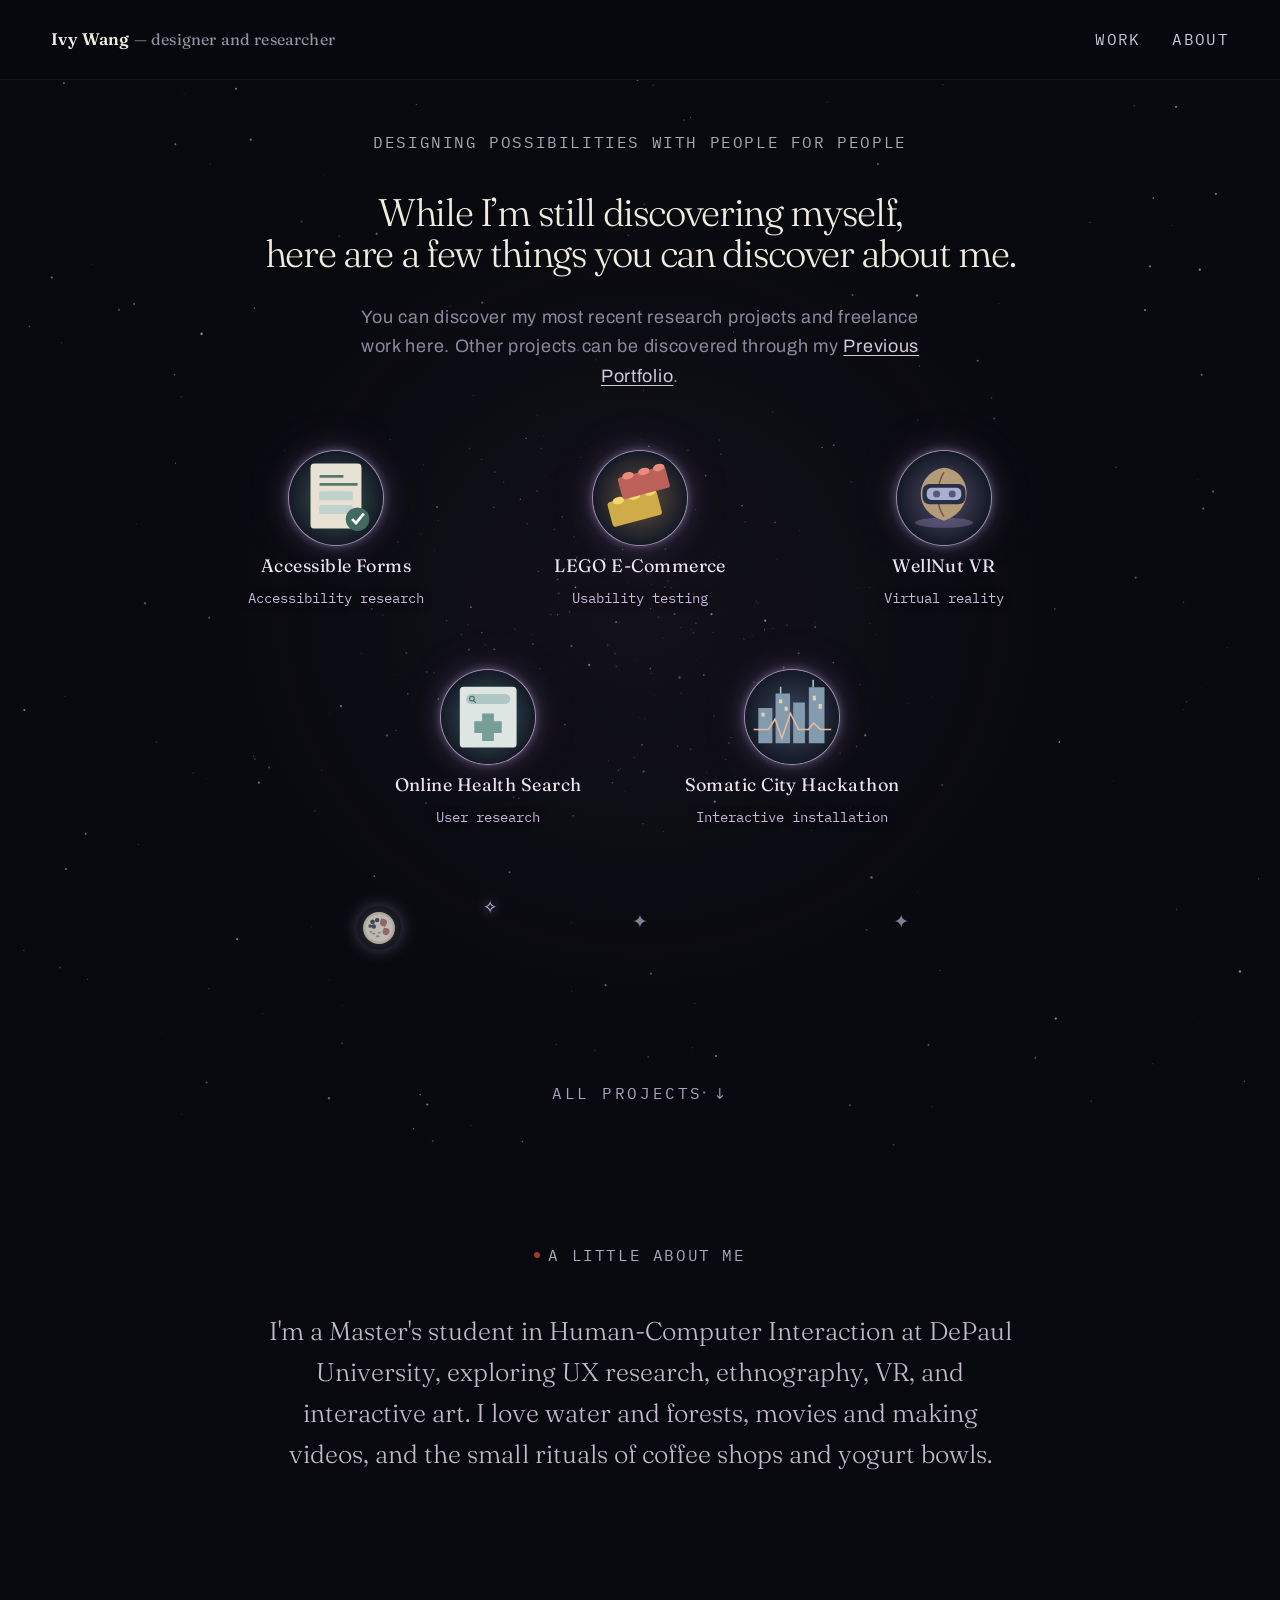
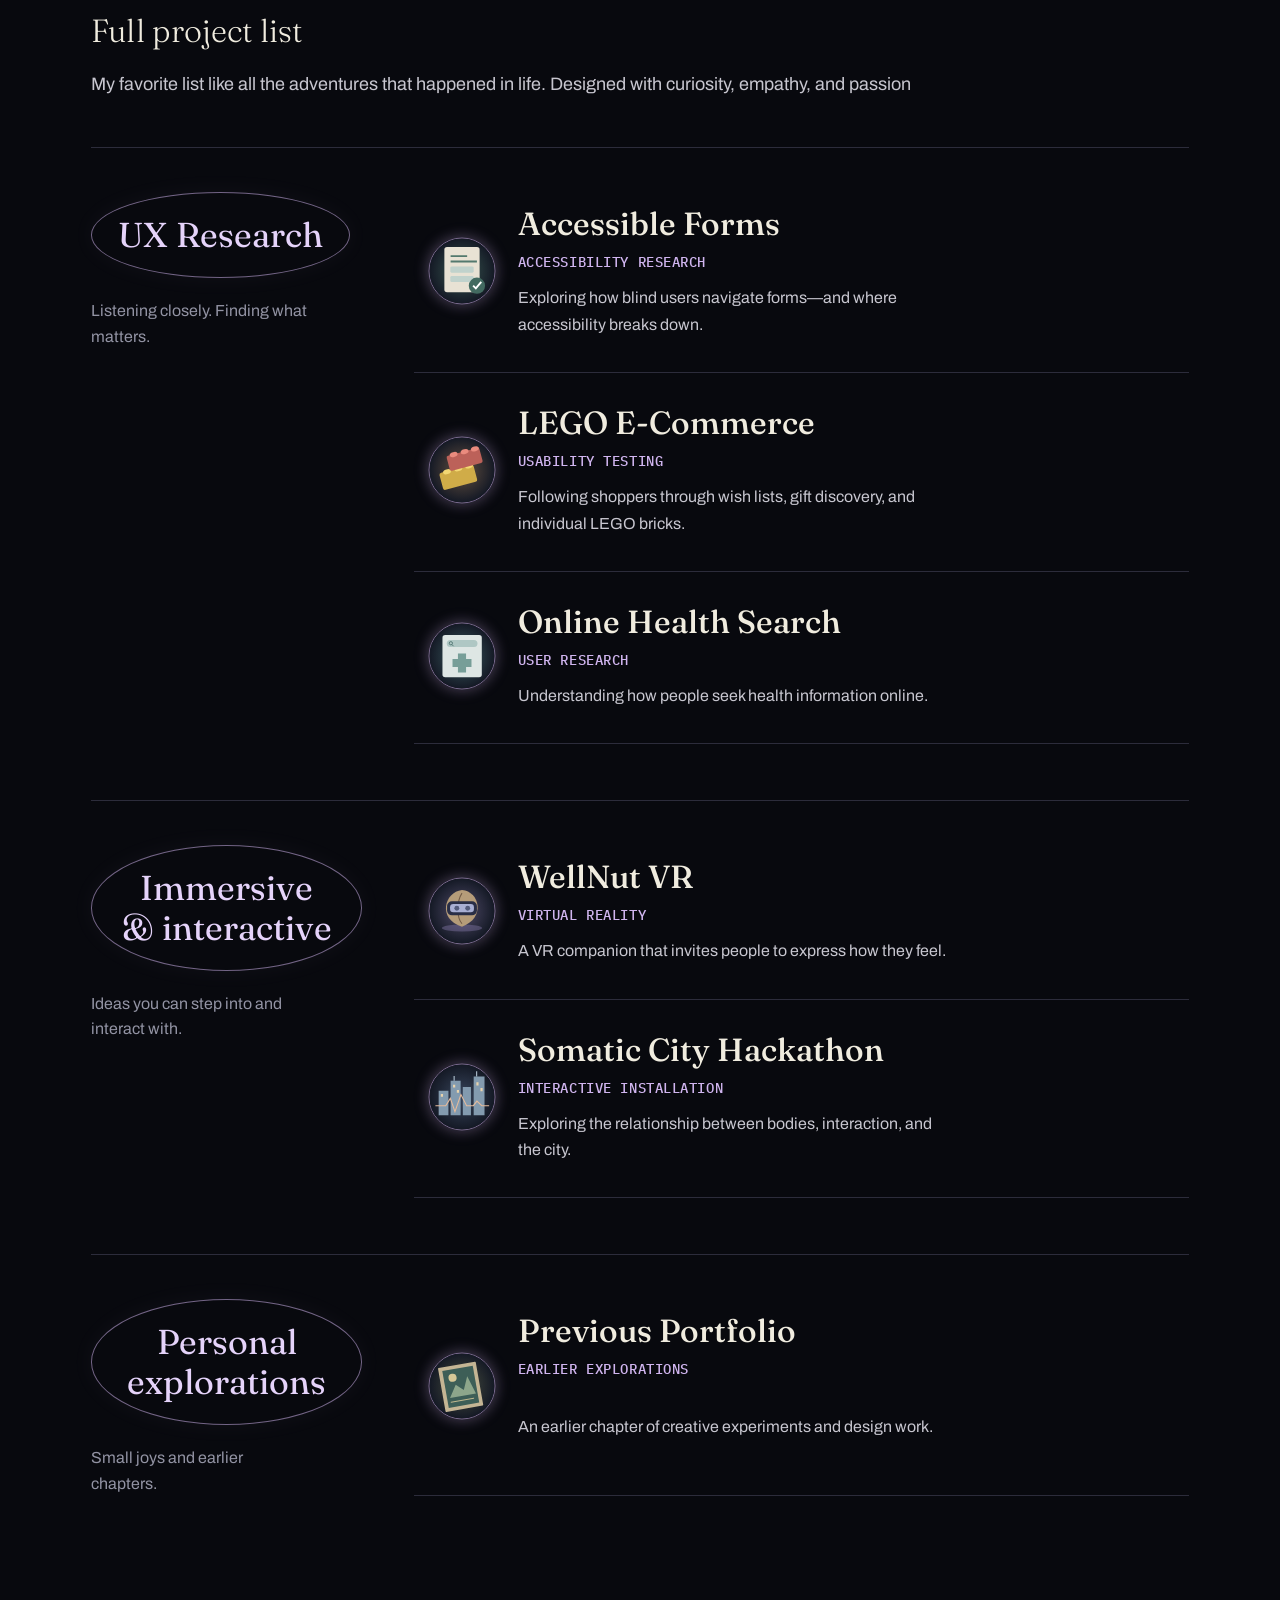
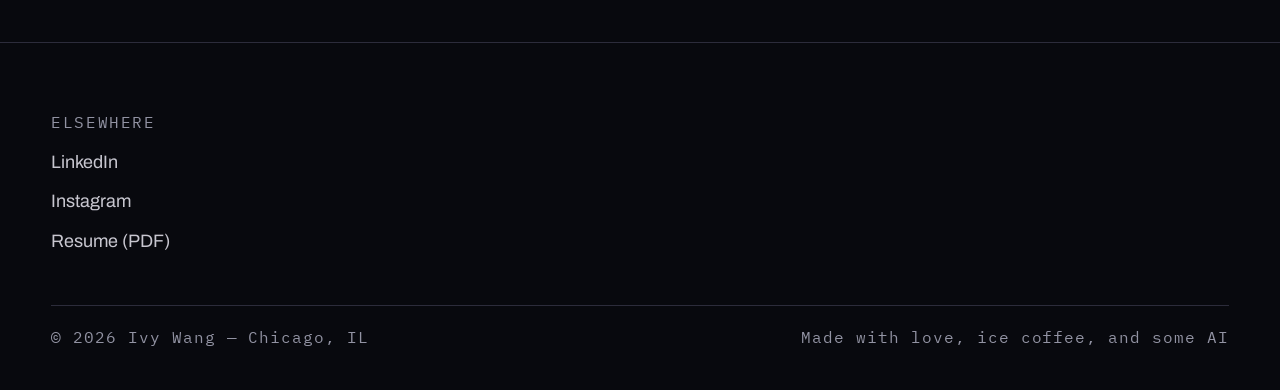
<file: index.html>
<!DOCTYPE html>
<html lang="en">
<head>
<meta charset="UTF-8">
<meta name="viewport" content="width=device-width, initial-scale=1.0">
<title>Ivy Wang — UX Researcher &amp; Multidisciplinary Interactive Designer</title>
<meta name="description" content="Portfolio and living archive of Ivy Wang — UX researcher and multidisciplinary interactive designer working across research, interaction design, and creative technology.">
<link rel="stylesheet" href="styles.css?v=responsive-2">
<link rel="stylesheet" href="universe.css?v=balanced-12">
<link rel="stylesheet" href="project-list.css?v=category-13">
<link rel="stylesheet" href="yogurt-gallery.css?v=journal-4">
</head>
<body data-page="home">

<nav class="site-nav">
  <a href="index.html" class="mark">Ivy Wang<span> — designer and researcher</span></a>
  <button class="nav-toggle" aria-expanded="false" aria-controls="nav-links">Menu</button>
  <ul class="nav-links" id="nav-links">
    <li><a href="index.html#project-index" data-page="work">Work</a></li>
    <li><a href="about.html" data-page="about">About</a></li>
  </ul>
</nav>

<main>

  <section class="universe" aria-label="Explore Ivy's universe">
    <canvas class="starfield" aria-hidden="true"></canvas>
    <header class="universe-intro">
      <p class="eyebrow">Designing possibilities with people for people</p>
      <h1><span>While I’m still discovering myself,</span> <span>here are a few things you can discover about me.</span></h1>
      <div class="universe-guide"><small>You can discover my most recent research projects and freelance work here. Other projects can be discovered through my <a href="https://ivywang1108.github.io/ivyportfolio/index.html" target="_blank" rel="noopener noreferrer">Previous Portfolio</a>.</small></div>
    </header>
    <div class="project-cluster" aria-label="Project constellation">
      <a class="project-particle particle-1" href="case-study.html" target="_blank" rel="noopener noreferrer"><span class="particle-spark" aria-hidden="true"><span class="meteor-pass" aria-hidden="true"></span><img src="data:image/svg+xml,%3Csvg%20xmlns%3D%22http%3A%2F%2Fwww.w3.org%2F2000%2Fsvg%22%20viewBox%3D%220%200%20240%20240%22%3E%3Cdefs%3E%3CradialGradient%20id%3D%22b%22%3E%3Cstop%20stop-color%3D%22%23395851%22%2F%3E%3Cstop%20offset%3D%221%22%20stop-color%3D%22%23141925%22%2F%3E%3C%2FradialGradient%3E%3C%2Fdefs%3E%3Crect%20width%3D%22240%22%20height%3D%22240%22%20fill%3D%22url(%23b)%22%2F%3E%3Crect%20x%3D%2255%22%20y%3D%2232%22%20width%3D%22130%22%20height%3D%22166%22%20rx%3D%2210%22%20fill%3D%22%23e8e2d4%22%2F%3E%3Cpath%20d%3D%22M78%2065h61M78%2085h97%22%20stroke%3D%22%2353796e%22%20stroke-width%3D%227%22%2F%3E%3Crect%20x%3D%2277%22%20y%3D%22103%22%20width%3D%2286%22%20height%3D%2223%22%20rx%3D%225%22%20fill%3D%22%23c0d2cc%22%2F%3E%3Crect%20x%3D%2277%22%20y%3D%22138%22%20width%3D%2286%22%20height%3D%2223%22%20rx%3D%225%22%20fill%3D%22%23c0d2cc%22%2F%3E%3Ccircle%20cx%3D%22175%22%20cy%3D%22174%22%20r%3D%2230%22%20fill%3D%22%23426a60%22%2F%3E%3Cpath%20d%3D%22m161%20174%2010%2010%2020-24%22%20fill%3D%22none%22%20stroke%3D%22%23fff%22%20stroke-width%3D%227%22%2F%3E%3C%2Fsvg%3E" alt="" width="240" height="240"></span><span class="particle-name">Accessible Forms</span><span class="particle-detail">Accessibility research</span></a>
      <a class="project-particle particle-2" href="lego-case-study.html" target="_blank" rel="noopener noreferrer"><span class="particle-spark" aria-hidden="true"><span class="meteor-pass" aria-hidden="true"></span><img src="data:image/svg+xml,%3Csvg%20xmlns%3D%22http%3A%2F%2Fwww.w3.org%2F2000%2Fsvg%22%20viewBox%3D%220%200%20240%20240%22%3E%3Cdefs%3E%3CradialGradient%20id%3D%22b%22%3E%3Cstop%20stop-color%3D%22%23655141%22%2F%3E%3Cstop%20offset%3D%221%22%20stop-color%3D%22%23141925%22%2F%3E%3C%2FradialGradient%3E%3C%2Fdefs%3E%3Crect%20width%3D%22240%22%20height%3D%22240%22%20fill%3D%22url(%23b)%22%2F%3E%3Cg%20transform%3D%22rotate(-15%20120%20120)%22%3E%3Crect%20x%3D%2235%22%20y%3D%22110%22%20width%3D%22130%22%20height%3D%2265%22%20rx%3D%228%22%20fill%3D%22%23d0ac48%22%2F%3E%3Cellipse%20cx%3D%2265%22%20cy%3D%22112%22%20rx%3D%2215%22%20ry%3D%229%22%20fill%3D%22%23f3d773%22%2F%3E%3Cellipse%20cx%3D%22108%22%20cy%3D%22112%22%20rx%3D%2215%22%20ry%3D%229%22%20fill%3D%22%23f3d773%22%2F%3E%3Cellipse%20cx%3D%22149%22%20cy%3D%22112%22%20rx%3D%2215%22%20ry%3D%229%22%20fill%3D%22%23f3d773%22%2F%3E%3Crect%20x%3D%2277%22%20y%3D%2256%22%20width%3D%22125%22%20height%3D%2257%22%20rx%3D%227%22%20fill%3D%22%23bc6159%22%2F%3E%3Cellipse%20cx%3D%22105%22%20cy%3D%2257%22%20rx%3D%2215%22%20ry%3D%229%22%20fill%3D%22%23ea8b7e%22%2F%3E%3Cellipse%20cx%3D%22147%22%20cy%3D%2257%22%20rx%3D%2215%22%20ry%3D%229%22%20fill%3D%22%23ea8b7e%22%2F%3E%3Cellipse%20cx%3D%22186%22%20cy%3D%2257%22%20rx%3D%2215%22%20ry%3D%229%22%20fill%3D%22%23ea8b7e%22%2F%3E%3C%2Fg%3E%3C%2Fsvg%3E" alt="" width="240" height="240"></span><span class="particle-name">LEGO E-Commerce</span><span class="particle-detail">Usability testing</span></a>
      <a class="project-particle particle-3" href="wellnut-case-study.html" target="_blank" rel="noopener noreferrer"><span class="particle-spark" aria-hidden="true"><span class="meteor-pass" aria-hidden="true"></span><img src="data:image/svg+xml,%3Csvg%20xmlns%3D%22http%3A%2F%2Fwww.w3.org%2F2000%2Fsvg%22%20viewBox%3D%220%200%20240%20240%22%3E%3Cdefs%3E%3CradialGradient%20id%3D%22b%22%3E%3Cstop%20stop-color%3D%22%23524c6b%22%2F%3E%3Cstop%20offset%3D%221%22%20stop-color%3D%22%23141925%22%2F%3E%3C%2FradialGradient%3E%3C%2Fdefs%3E%3Crect%20width%3D%22240%22%20height%3D%22240%22%20fill%3D%22url(%23b)%22%2F%3E%3Cellipse%20cx%3D%22120%22%20cy%3D%22183%22%20rx%3D%2274%22%20ry%3D%2213%22%20fill%3D%22%238b7eae%22%20opacity%3D%22.4%22%2F%3E%3Cpath%20d%3D%22M120%2043c-65%207-92%20107%200%20135%2088-32%2065-130%200-135Z%22%20fill%3D%22%23b59c79%22%2F%3E%3Cpath%20d%3D%22M120%2054c-20%2030-20%2090%200%20113%22%20stroke%3D%22%23725b46%22%20stroke-width%3D%224%22%20fill%3D%22none%22%2F%3E%3Crect%20x%3D%2265%22%20y%3D%2284%22%20width%3D%22110%22%20height%3D%2252%22%20rx%3D%2218%22%20fill%3D%22%23292e46%22%2F%3E%3Crect%20x%3D%2276%22%20y%3D%2294%22%20width%3D%2288%22%20height%3D%2231%22%20rx%3D%2212%22%20fill%3D%22%23a8afd3%22%2F%3E%3Ccircle%20cx%3D%22101%22%20cy%3D%22110%22%20r%3D%229%22%20fill%3D%22%23525b7c%22%2F%3E%3Ccircle%20cx%3D%22141%22%20cy%3D%22110%22%20r%3D%229%22%20fill%3D%22%23525b7c%22%2F%3E%3C%2Fsvg%3E" alt="" width="240" height="240"></span><span class="particle-name">WellNut VR</span><span class="particle-detail">Virtual reality</span></a>
      <a class="project-particle particle-4" href="health-search-case-study.html" target="_blank" rel="noopener noreferrer"><span class="particle-spark" aria-hidden="true"><span class="meteor-pass" aria-hidden="true"></span><img src="data:image/svg+xml,%3Csvg%20xmlns%3D%22http%3A%2F%2Fwww.w3.org%2F2000%2Fsvg%22%20viewBox%3D%220%200%20240%20240%22%3E%3Cdefs%3E%3CradialGradient%20id%3D%22b%22%3E%3Cstop%20stop-color%3D%22%233b5c61%22%2F%3E%3Cstop%20offset%3D%221%22%20stop-color%3D%22%23141925%22%2F%3E%3C%2FradialGradient%3E%3C%2Fdefs%3E%3Crect%20width%3D%22240%22%20height%3D%22240%22%20fill%3D%22url(%23b)%22%2F%3E%3Crect%20x%3D%2248%22%20y%3D%2243%22%20width%3D%22145%22%20height%3D%22155%22%20rx%3D%2210%22%20fill%3D%22%23dee6e4%22%2F%3E%3Crect%20x%3D%2264%22%20y%3D%2261%22%20width%3D%22113%22%20height%3D%2226%22%20rx%3D%2213%22%20fill%3D%22%23afc7c4%22%2F%3E%3Ccircle%20cx%3D%2279%22%20cy%3D%2273%22%20r%3D%226%22%20stroke%3D%22%23476d69%22%20stroke-width%3D%223%22%20fill%3D%22none%22%2F%3E%3Cpath%20d%3D%22m83%2078%206%206%22%20stroke%3D%22%23476d69%22%20stroke-width%3D%223%22%2F%3E%3Cpath%20d%3D%22M105%20111h30v20h20v30h-20v20h-30v-20H85v-30h20Z%22%20fill%3D%22%23779e98%22%2F%3E%3C%2Fsvg%3E" alt="" width="240" height="240"></span><span class="particle-name">Online Health Search</span><span class="particle-detail">User research</span></a>
      <a class="project-particle particle-7" href="somatic-city-case-study.html" target="_blank" rel="noopener noreferrer"><span class="particle-spark" aria-hidden="true"><span class="meteor-pass" aria-hidden="true"></span><img src="data:image/svg+xml,%3Csvg%20xmlns%3D%22http%3A%2F%2Fwww.w3.org%2F2000%2Fsvg%22%20viewBox%3D%220%200%20240%20240%22%3E%3Cdefs%3E%3CradialGradient%20id%3D%22b%22%3E%3Cstop%20stop-color%3D%22%2339465d%22%2F%3E%3Cstop%20offset%3D%221%22%20stop-color%3D%22%23141925%22%2F%3E%3C%2FradialGradient%3E%3C%2Fdefs%3E%3Crect%20width%3D%22240%22%20height%3D%22240%22%20fill%3D%22url(%23b)%22%2F%3E%3Cpath%20d%3D%22M34%20187V97h36v90M78%20187V60h37v127M123%20187V83h30v104M163%20187V44h40v143%22%20fill%3D%22%23839baf%22%2F%3E%3Cpath%20d%3D%22M174%2044V25M91%2060V43%22%20stroke%3D%22%23b2c4d2%22%20stroke-width%3D%224%22%2F%3E%3Cpath%20d%3D%22M22%20152h38l17-27%2017%2049%2022-63%2021%2041h25l13-17%2018%2017h27%22%20fill%3D%22none%22%20stroke%3D%22%23e5bb9c%22%20stroke-width%3D%224%22%2F%3E%3Cg%20fill%3D%22%23e8d3ad%22%3E%3Cpath%20d%3D%22M87%2075h8v10h-8zM101%2094h8v10h-8zM173%2066h8v12h-8zM188%2087h8v12h-8zM42%20109h8v10h-8z%22%2F%3E%3C%2Fg%3E%3C%2Fsvg%3E" alt="" width="240" height="240"></span><span class="particle-name">Somatic City Hackathon</span><span class="particle-detail">Interactive installation</span></a>
    </div>
    <div class="fact-constellation" aria-label="Discover fun facts">
      <button class="yogurt-star fact-1" type="button" id="yogurt-trigger" aria-haspopup="dialog" aria-controls="yogurt-gallery" aria-label="Discover a fun fact: my yogurt bowl photo collection"><img src="assets/project-6.svg" alt="" width="48" height="48"><span aria-hidden="true">✧</span></button>
      <button class="fact-star fact-2" type="button" aria-expanded="false" aria-label="Reveal fun fact 2"><span class="star-cross" aria-hidden="true">✦</span><span class="fact-label">Fun fact 2<small>A little story, coming soon.</small></span></button>
      <button class="fact-star fact-3" type="button" aria-expanded="false" aria-label="Reveal fun fact 3"><span class="star-cross" aria-hidden="true">✦</span><span class="fact-label">Fun fact 3<small>A little story, coming soon.</small></span></button>
      <button class="fact-star fact-4" type="button" aria-expanded="false" aria-label="Reveal fun fact 1"><span class="star-cross" aria-hidden="true">✦</span><span class="fact-label">Fun fact 1<small>A little story, coming soon.</small></span></button>
      <button class="fact-star fact-5" type="button" aria-expanded="false" aria-label="Reveal fun fact 2"><span class="star-cross" aria-hidden="true">✦</span><span class="fact-label">Fun fact 2<small>A little story, coming soon.</small></span></button>
      <button class="fact-star fact-6" type="button" aria-expanded="false" aria-label="Reveal fun fact 3"><span class="star-cross" aria-hidden="true">✦</span><span class="fact-label">Fun fact 3<small>A little story, coming soon.</small></span></button>
    </div>
    <a class="universe-scroll" href="#project-index">All projects ↓</a>
  </section>
  <section class="universe-about" aria-label="About Ivy">
    <p class="eyebrow">A little about me</p>
    <p>I'm a Master's student in Human-Computer Interaction at DePaul University, exploring UX research, ethnography, VR, and interactive art. I love water and forests, movies and making videos, and the small rituals of coffee shops and yogurt bowls.</p>
  </section>

  <!-- ============ INDEX STRIP ============ -->
  <section id="project-index" class="index-strip" aria-label="Full project list">
    <div class="strip-head">
      <h2>Full project list</h2>
      <p class="project-list-intro">My favorite list like all the adventures that happened in life. Designed with curiosity, empathy, and passion</p>
    </div>
    <div class="project-collection">
<section class="project-category" aria-labelledby="category-01"><header class="category-heading"><h3 id="category-01">UX Research</h3><p>Listening closely. Finding what matters.</p></header><div class="category-projects"><a target="_blank" rel="noopener noreferrer" class="entry-row" href="case-study.html">
        <span class="num"><span class="project-number">01</span><span class="project-projection" aria-hidden="true"><span class="meteor-pass" aria-hidden="true"></span><img src="assets/project-1.svg" alt="" width="80" height="80"><span class="projection-scan"></span></span></span>
        <span class="title">Accessible Forms <span class="cat">Accessibility research</span></span>
        <span class="project-summary">Exploring how blind users navigate forms—and where accessibility breaks down.</span><span class="go">Open →</span>
      </a>
<a target="_blank" rel="noopener noreferrer" class="entry-row" href="lego-case-study.html">
        <span class="num"><span class="project-number">02</span><span class="project-projection" aria-hidden="true"><span class="meteor-pass" aria-hidden="true"></span><img src="assets/project-2.svg" alt="" width="80" height="80"><span class="projection-scan"></span></span></span>
        <span class="title">LEGO E-Commerce <span class="cat">Usability testing</span></span>
        <span class="project-summary">Following shoppers through wish lists, gift discovery, and individual LEGO bricks.</span><span class="go">Open →</span>
      </a>
<a target="_blank" rel="noopener noreferrer" class="entry-row" href="health-search-case-study.html">
        <span class="num"><span class="project-number">04</span><span class="project-projection" aria-hidden="true"><span class="meteor-pass" aria-hidden="true"></span><img src="assets/project-4.svg" alt="" width="80" height="80"><span class="projection-scan"></span></span></span>
        <span class="title">Online Health Search <span class="cat">User research</span></span>
        <span class="project-summary">Understanding how people seek health information online.</span><span class="go">Open →</span>
      </a></div></section>
<section class="project-category" aria-labelledby="category-02"><header class="category-heading"><h3 id="category-02">Immersive & interactive</h3><p>Ideas you can step into and interact with.</p></header><div class="category-projects"><a target="_blank" rel="noopener noreferrer" class="entry-row" href="wellnut-case-study.html">
        <span class="num"><span class="project-number">03</span><span class="project-projection" aria-hidden="true"><span class="meteor-pass" aria-hidden="true"></span><img src="assets/project-3.svg" alt="" width="80" height="80"><span class="projection-scan"></span></span></span>
        <span class="title">WellNut VR <span class="cat">Virtual reality</span></span>
        <span class="project-summary">A VR companion that invites people to express how they feel.</span><span class="go">Open →</span>
      </a>
<a target="_blank" rel="noopener noreferrer" class="entry-row" href="somatic-city-case-study.html">
        <span class="num"><span class="project-number">07</span><span class="project-projection" aria-hidden="true"><span class="meteor-pass" aria-hidden="true"></span><img src="assets/project-7.svg" alt="" width="80" height="80"><span class="projection-scan"></span></span></span>
        <span class="title">Somatic City Hackathon <span class="cat">Interactive installation</span></span>
        <span class="project-summary">Exploring the relationship between bodies, interaction, and the city.</span><span class="go">Open →</span>
      </a></div></section>
<section class="project-category" aria-labelledby="category-03"><header class="category-heading"><h3 id="category-03">Personal explorations</h3><p>Small joys and earlier chapters.</p></header><div class="category-projects">
<a target="_blank" rel="noopener noreferrer" class="entry-row" href="https://ivywang1108.github.io/ivyportfolio/index.html">
        <span class="num"><span class="project-number">05</span><span class="project-projection" aria-hidden="true"><span class="meteor-pass" aria-hidden="true"></span><img src="assets/project-5.svg" alt="" width="80" height="80"><span class="projection-scan"></span></span></span>
        <span class="title">Previous Portfolio <span class="cat">Earlier explorations</span></span>
        <span class="project-summary">An earlier chapter of creative experiments and design work.</span><span class="go">Open →</span>
      </a></div></section>
    </div>
  </section>

</main>
<dialog id="yogurt-gallery" aria-labelledby="yogurt-title">
  <div class="yogurt-toolbar"><span>Outside of UX / Fun fact</span><button type="button" id="yogurt-close" autofocus>Close ×</button></div>
  <h2 id="yogurt-title">A little bowl of happiness.</h2>
  <p class="yogurt-intro">I love yogurt bowls—and photographing the colorful combinations. Here’s a peek at my little everyday ritual.</p>
  <div class="yogurt-photos"><figure><span class="yogurt-frame"><img src="assets/yogurt-1.jpeg" alt="Golden kiwi, red fruit and green grapes in a wooden yogurt bowl" width="1126" height="2000" loading="eager" decoding="async"></span><figcaption>01 / A little sunshine</figcaption></figure>
<figure><span class="yogurt-frame"><img src="assets/yogurt-2.jpeg" alt="Fruit mixed with yogurt in a wooden bowl" width="1126" height="2000" loading="eager" decoding="async"></span><figcaption>02 / Before the first spoonful</figcaption></figure>
<figure><span class="yogurt-frame"><img src="assets/yogurt-3.jpeg" alt="Avocado, cherries and blueberries over yogurt" width="1126" height="2000" loading="eager" decoding="async"></span><figcaption>03 / An unexpected combination</figcaption></figure>
<figure><span class="yogurt-frame"><img src="assets/yogurt-4.jpeg" alt="Avocado and berries stirred into yogurt" width="1126" height="2000" loading="eager" decoding="async"></span><figcaption>04 / The happily messy part</figcaption></figure>
<figure><span class="yogurt-frame"><img src="assets/yogurt-5.jpeg" alt="Peach pieces, cherries and blueberries in a yogurt bowl" width="1126" height="2000" loading="eager" decoding="async"></span><figcaption>05 / Colors worth pausing for</figcaption></figure>
<figure><span class="yogurt-frame"><img src="assets/yogurt-6.jpeg" alt="Cherries, blueberries and green grapes with yogurt" width="1126" height="2000" loading="eager" decoding="async"></span><figcaption>06 / Berry little joys</figcaption></figure>
<figure><span class="yogurt-frame"><img src="assets/yogurt-7.jpeg" alt="Peach pieces, cherries and avocado over yogurt" width="1126" height="2000" loading="eager" decoding="async"></span><figcaption>07 / Something green</figcaption></figure>
<figure><span class="yogurt-frame"><img src="assets/yogurt-8.jpeg" alt="Peaches, blackberries and avocado in a wooden yogurt bowl" width="1126" height="2000" loading="eager" decoding="async"></span><figcaption>08 / One more bowl</figcaption></figure></div>
</dialog>
<script src="yogurt-gallery.js"></script>

<footer class="site-footer">
  <div class="footer-grid">
    <div class="footer-col">
      <p class="label">Elsewhere</p>
      <a href="https://www.linkedin.com/in/ivywang1108" target="_blank" rel="noopener noreferrer">LinkedIn</a>
      <a href="https://www.instagram.com/eyeweewhy/" target="_blank" rel="noopener noreferrer">Instagram</a>
      <a href="#">Resume (PDF)</a>
    </div>
  </div>
  <div class="footer-bottom">
    <span>© <span data-year></span> Ivy Wang — Chicago, IL</span>
    <span>Made with love, ice coffee, and some AI</span>
  </div>
</footer>

<script src="script.js?v=3"></script>
<script src="universe.js?v=2"></script>
</body>
</html>
</file>
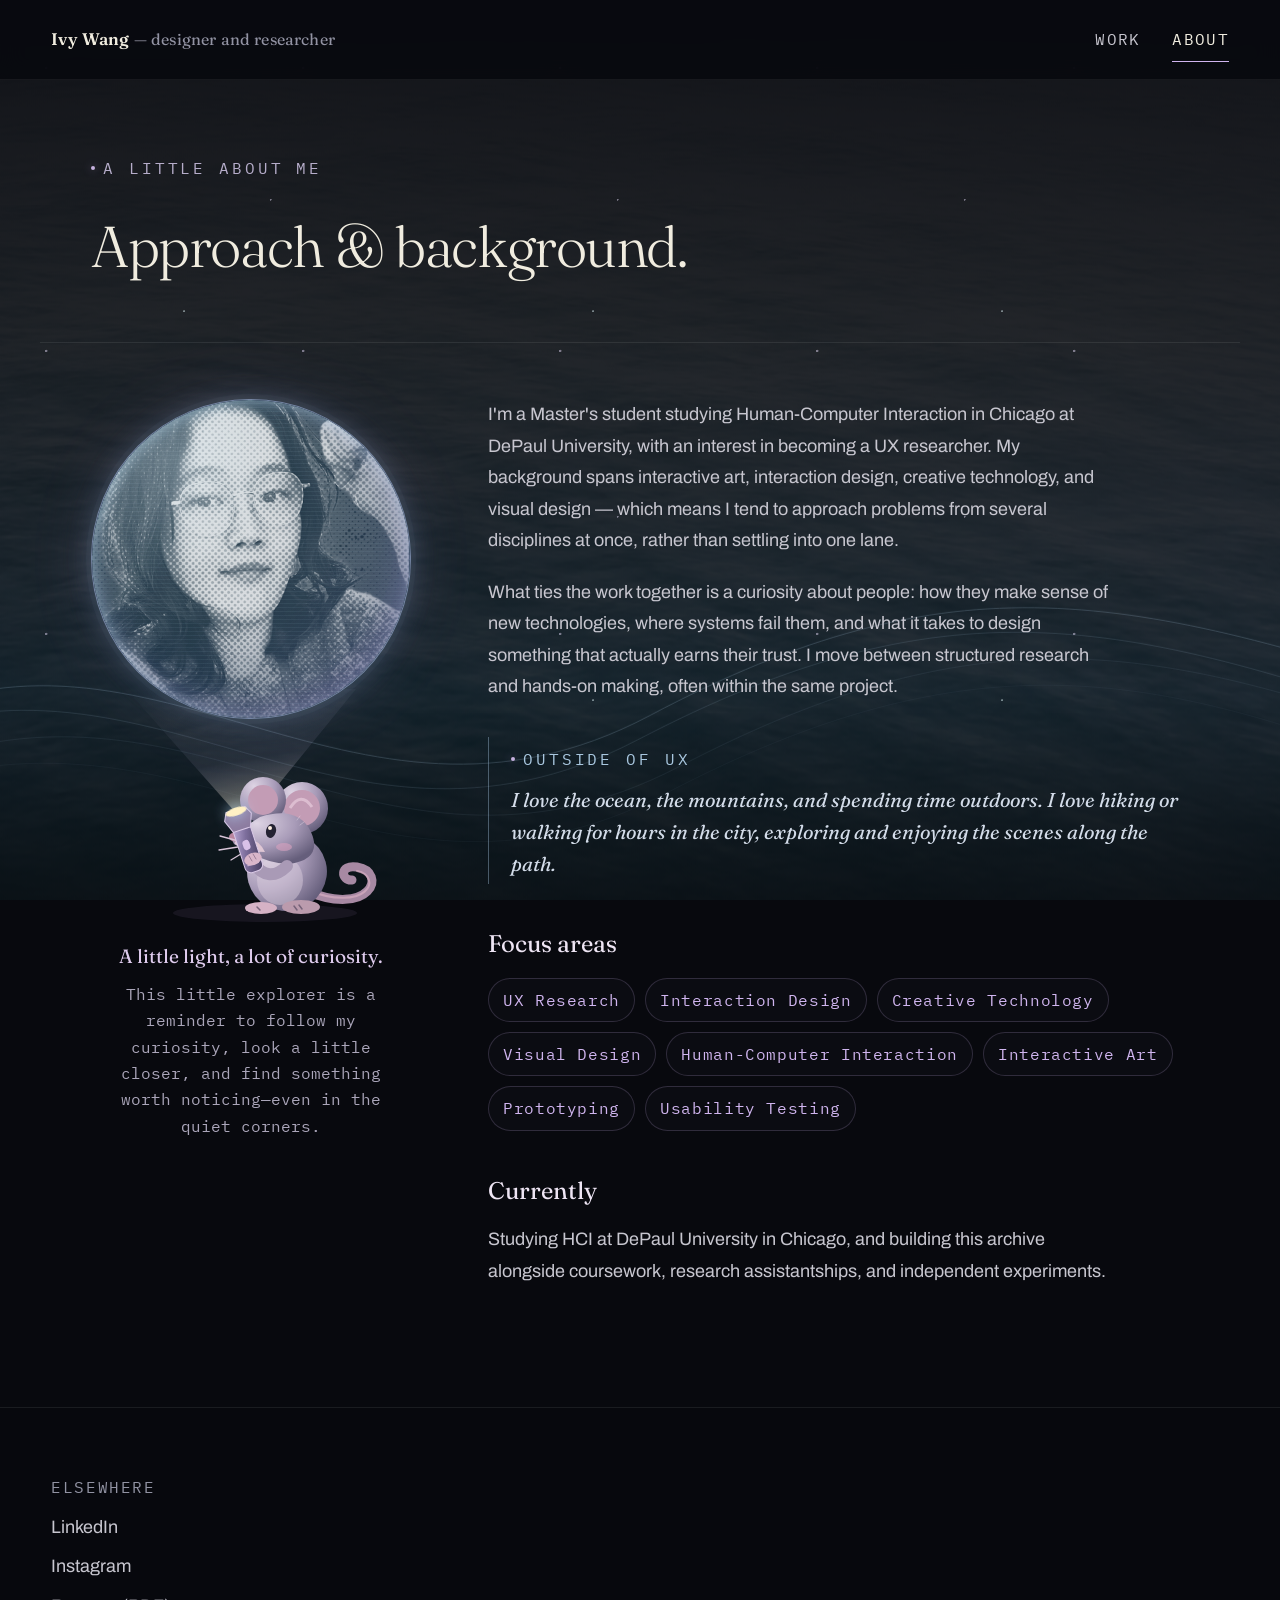
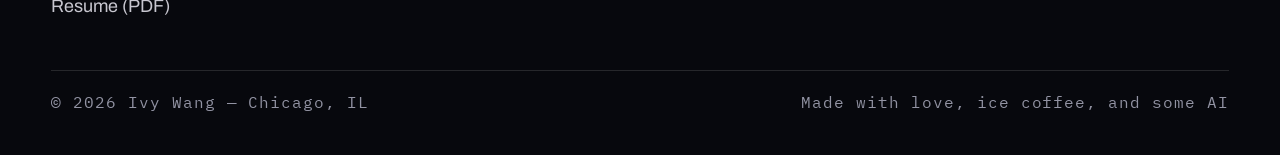
<file: about.html>
<!DOCTYPE html>
<html lang="en">
<head>
<meta charset="UTF-8">
<meta name="viewport" content="width=device-width, initial-scale=1.0">
<title>About — Ivy Wang</title>
<link rel="stylesheet" href="styles.css?v=responsive-2">
<link rel="stylesheet" href="about.css?v=rat-2">
</head>
<body data-page="about">
<div class="about-atmosphere" aria-hidden="true">
  <div class="about-stars"></div>
  <svg class="about-waves" viewBox="0 0 1440 400" preserveAspectRatio="none">
    <path d="M-100 210 C180 40 390 360 700 190 S1190 60 1540 180"/>
    <path d="M-100 236 C200 66 400 386 715 216 S1210 86 1540 206"/>
    <path d="M-100 264 C220 94 415 414 730 244 S1230 114 1540 234"/>
    <path d="M-100 292 C240 122 430 442 745 272 S1250 142 1540 262"/>
  </svg>
</div>

<nav class="site-nav">
  <a href="index.html" class="mark">Ivy Wang<span> — designer and researcher</span></a>
  <button class="nav-toggle" aria-expanded="false" aria-controls="nav-links">Menu</button>
  <ul class="nav-links" id="nav-links">
    <li><a href="index.html#project-index" data-page="work">Work</a></li>
    <li><a href="about.html" data-page="about">About</a></li>
  </ul>
</nav>

<main>
  <header class="page-head">
    <span class="eyebrow">A little about me</span>
    <h1>Approach &amp; background.</h1>
  </header>

  <div class="page-body about-layout">
    <figure class="about-photo">
      <div class="portrait-water">
        <img src="assets/profile-pic.jpeg" alt="Halftone portrait of Ivy Wang" width="512" height="512">
      </div>
      <svg class="hologram-projector rat-lantern" viewBox="0 0 320 220" role="img" aria-labelledby="rat-title">
        <title id="rat-title">A curious little rat shining a flashlight up at Ivy’s portrait</title>
        <defs>
          <linearGradient id="rat-beam" x1="0" y1="0" x2="0.3" y2="1"><stop stop-color="#dceaff" stop-opacity="0"/><stop offset=".65" stop-color="#e0d4ff" stop-opacity=".09"/><stop offset="1" stop-color="#fff2ca" stop-opacity=".4"/></linearGradient>
          <radialGradient id="rat-fur" cx=".3" cy=".2" r=".85"><stop stop-color="#ded4e4"/><stop offset=".55" stop-color="#a89bb8"/><stop offset="1" stop-color="#655e7b"/></radialGradient>
          <linearGradient id="rat-torch" x2="1" y2="1"><stop stop-color="#c4b3df"/><stop offset=".45" stop-color="#7e6f9d"/><stop offset="1" stop-color="#423a5b"/></linearGradient>
        </defs>
        <path class="projection-light" d="M35 -20H265L161 108L145 104Z" fill="url(#rat-beam)"/>
        <ellipse cx="174" cy="204" rx="92" ry="9" fill="#c5a9ed" opacity=".08"/>
        <!-- A curled tail, oversized ears, and a very serious little flashlight. -->
        <path d="M213 181C280 210 297 163 266 158C248 155 250 172 261 171" fill="none" stroke="#a789a3" stroke-width="9" stroke-linecap="round"/>
        <path d="M213 180C278 206 292 167 266 162" fill="none" stroke="#e3b8cb" stroke-width="2" stroke-linecap="round" opacity=".55"/>
        <ellipse cx="196" cy="163" rx="40" ry="39" fill="url(#rat-fur)" transform="rotate(-15 196 163)"/>
        <ellipse cx="189" cy="171" rx="23" ry="25" fill="#ddd1df" opacity=".45"/>
        <ellipse cx="210" cy="198" rx="19" ry="7" fill="#bb9bad"/>
        <ellipse cx="170" cy="199" rx="16" ry="6" fill="#d5b2c5"/>
        <path d="M203 197l3 4m2-5 3 4m-45-2 3 3" stroke="#776379" stroke-width="1.5" stroke-linecap="round"/>
        <circle cx="211" cy="99" r="26" fill="url(#rat-fur)"/>
        <circle cx="211" cy="99" r="18" fill="#c39cb5"/>
        <path d="M199 99q11-17 22-1" fill="none" stroke="#ead0de" stroke-width="3" opacity=".65"/>
        <circle cx="172" cy="91" r="23" fill="url(#rat-fur)"/>
        <circle cx="172" cy="91" r="15" fill="#c39cb5"/>
        <path d="M169 108Q207 96 220 123Q232 150 199 155Q174 155 143 135Q137 126 150 120Z" fill="url(#rat-fur)"/>
        <path d="M144 129Q166 126 174 143Q153 142 144 135Z" fill="#dfc7d4"/>
        <ellipse cx="144" cy="128" rx="6" ry="4.5" fill="#b986a0"/>
        <ellipse cx="180" cy="122" rx="5" ry="7" fill="#242232" transform="rotate(15 180 122)"/>
        <circle cx="179" cy="119" r="2" fill="#fff0e2"/>
        <ellipse cx="193" cy="138" rx="8" ry="4" fill="#d9a2bf" opacity=".6"/>
        <path d="M154 137q7 8 15 5M151 133l-22-6m24 10-25 4m30-1-18 11" fill="none" stroke="#d8c4d8" stroke-width="1.3" stroke-linecap="round"/>
        <path d="M196 157Q178 175 162 154" fill="none" stroke="#a99ab6" stroke-width="12" stroke-linecap="round"/>
        <g transform="rotate(-18 155 133)">
          <rect x="146" y="109" width="18" height="55" rx="6" fill="url(#rat-torch)" stroke="#dac9e7" stroke-width="1"/>
          <path d="M141 107l5 13h18l5-13-4-8h-20Z" fill="#8c7b9f" stroke="#dac9e7"/>
          <ellipse class="projector-lens" cx="155" cy="101" rx="11" ry="4" fill="#fff1c5"/>
          <rect x="151" y="131" width="7" height="10" rx="3" fill="#d9c1e8"/>
          <path d="M149 151h12m-12 5h12" stroke="#c0accf" stroke-width="1.5"/>
        </g>
        <ellipse cx="162" cy="150" rx="9" ry="6" fill="#d9b6ca" transform="rotate(-20 162 150)"/>
        <path d="M158 147l3 5m1-7 3 5" stroke="#9c7e97" stroke-width="1" stroke-linecap="round"/>
        <path d="M209 116l4-3m-7-2 3-4" stroke="#eee1ed" stroke-opacity=".4" stroke-linecap="round"/>
      </svg>
      <figcaption class="rat-story"><strong>A little light, a lot of curiosity.</strong><span>This little explorer is a reminder to follow my curiosity, look a little closer, and find something worth noticing—even in the quiet corners.</span></figcaption>
    </figure>
    <div class="about-copy">
      <p>
        I'm a Master's student studying Human-Computer Interaction in Chicago
        at DePaul University, with an interest in becoming a UX researcher.
        My background spans interactive art, interaction design, creative
        technology, and visual design — which means I tend to approach
        problems from several disciplines at once, rather than settling
        into one lane.
      </p>
      <p>
        What ties the work together is a curiosity about people: how they
        make sense of new technologies, where systems fail them, and what
        it takes to design something that actually earns their trust. I move
        between structured research and hands-on making, often within the
        same project.
      </p>
      <div class="ocean-note">
        <span class="eyebrow">Outside of UX</span>
        <p>I love the ocean, the mountains, and spending time outdoors. I love hiking or walking for hours in the city, exploring and enjoying the scenes along the path.</p>
      </div>
      <h2>Focus areas</h2>
      <ul class="skill-tags">
        <li>UX Research</li>
        <li>Interaction Design</li>
        <li>Creative Technology</li>
        <li>Visual Design</li>
        <li>Human-Computer Interaction</li>
        <li>Interactive Art</li>
        <li>Prototyping</li>
        <li>Usability Testing</li>
      </ul>
      <h2>Currently</h2>
      <p>
        Studying HCI at DePaul University in Chicago, and building this
        archive alongside coursework, research assistantships, and
        independent experiments.
      </p>
    </div>
  </div>
</main>

<footer class="site-footer">
  <div class="footer-grid">
    <div class="footer-col">
      <p class="label">Elsewhere</p>
      <a href="https://www.linkedin.com/in/ivywang1108" target="_blank" rel="noopener noreferrer">LinkedIn</a>
      <a href="https://www.instagram.com/eyeweewhy/" target="_blank" rel="noopener noreferrer">Instagram</a>
      <a href="#">Resume (PDF)</a>
    </div>
  </div>
  <div class="footer-bottom">
    <span>© <span data-year></span> Ivy Wang — Chicago, IL</span>
    <span>Made with love, ice coffee, and some AI</span>
  </div>
</footer>

<script src="script.js?v=2"></script>
<script src="about.js?v=1"></script>
</body>
</html>
</file>
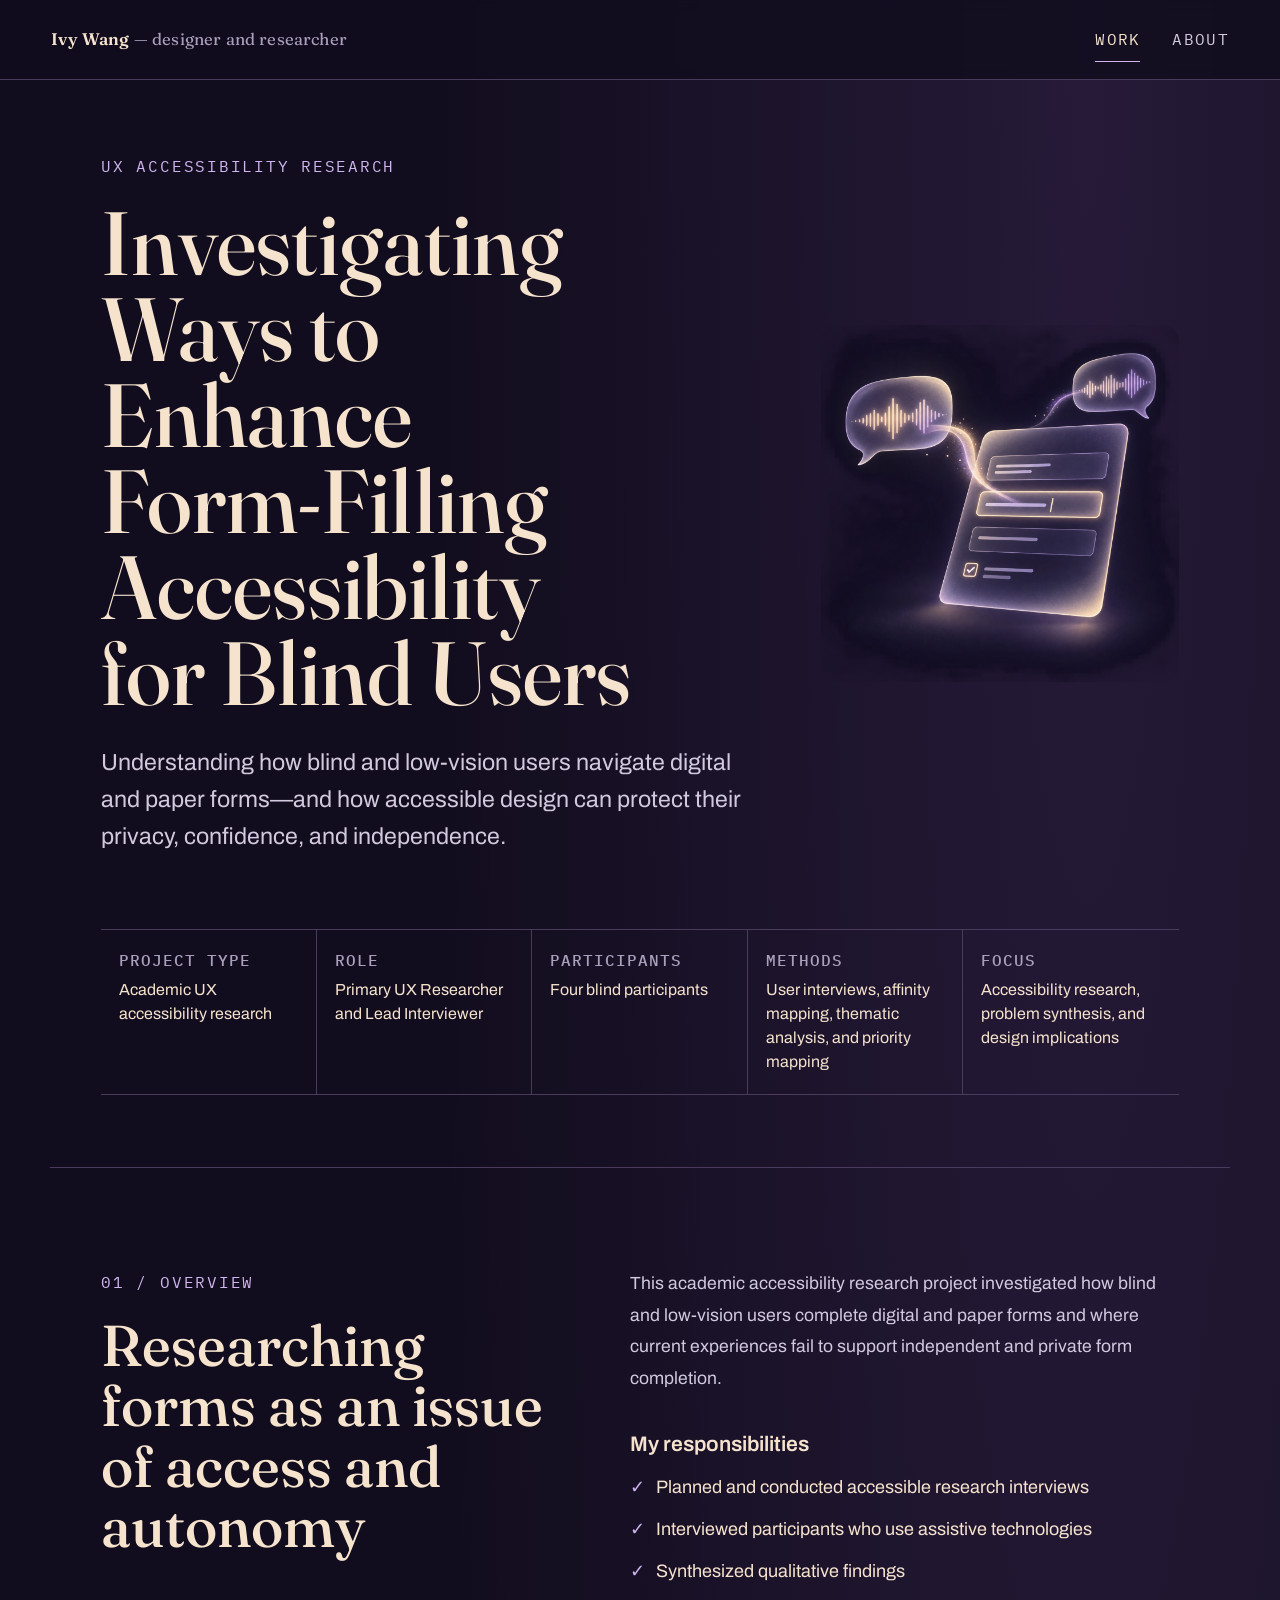
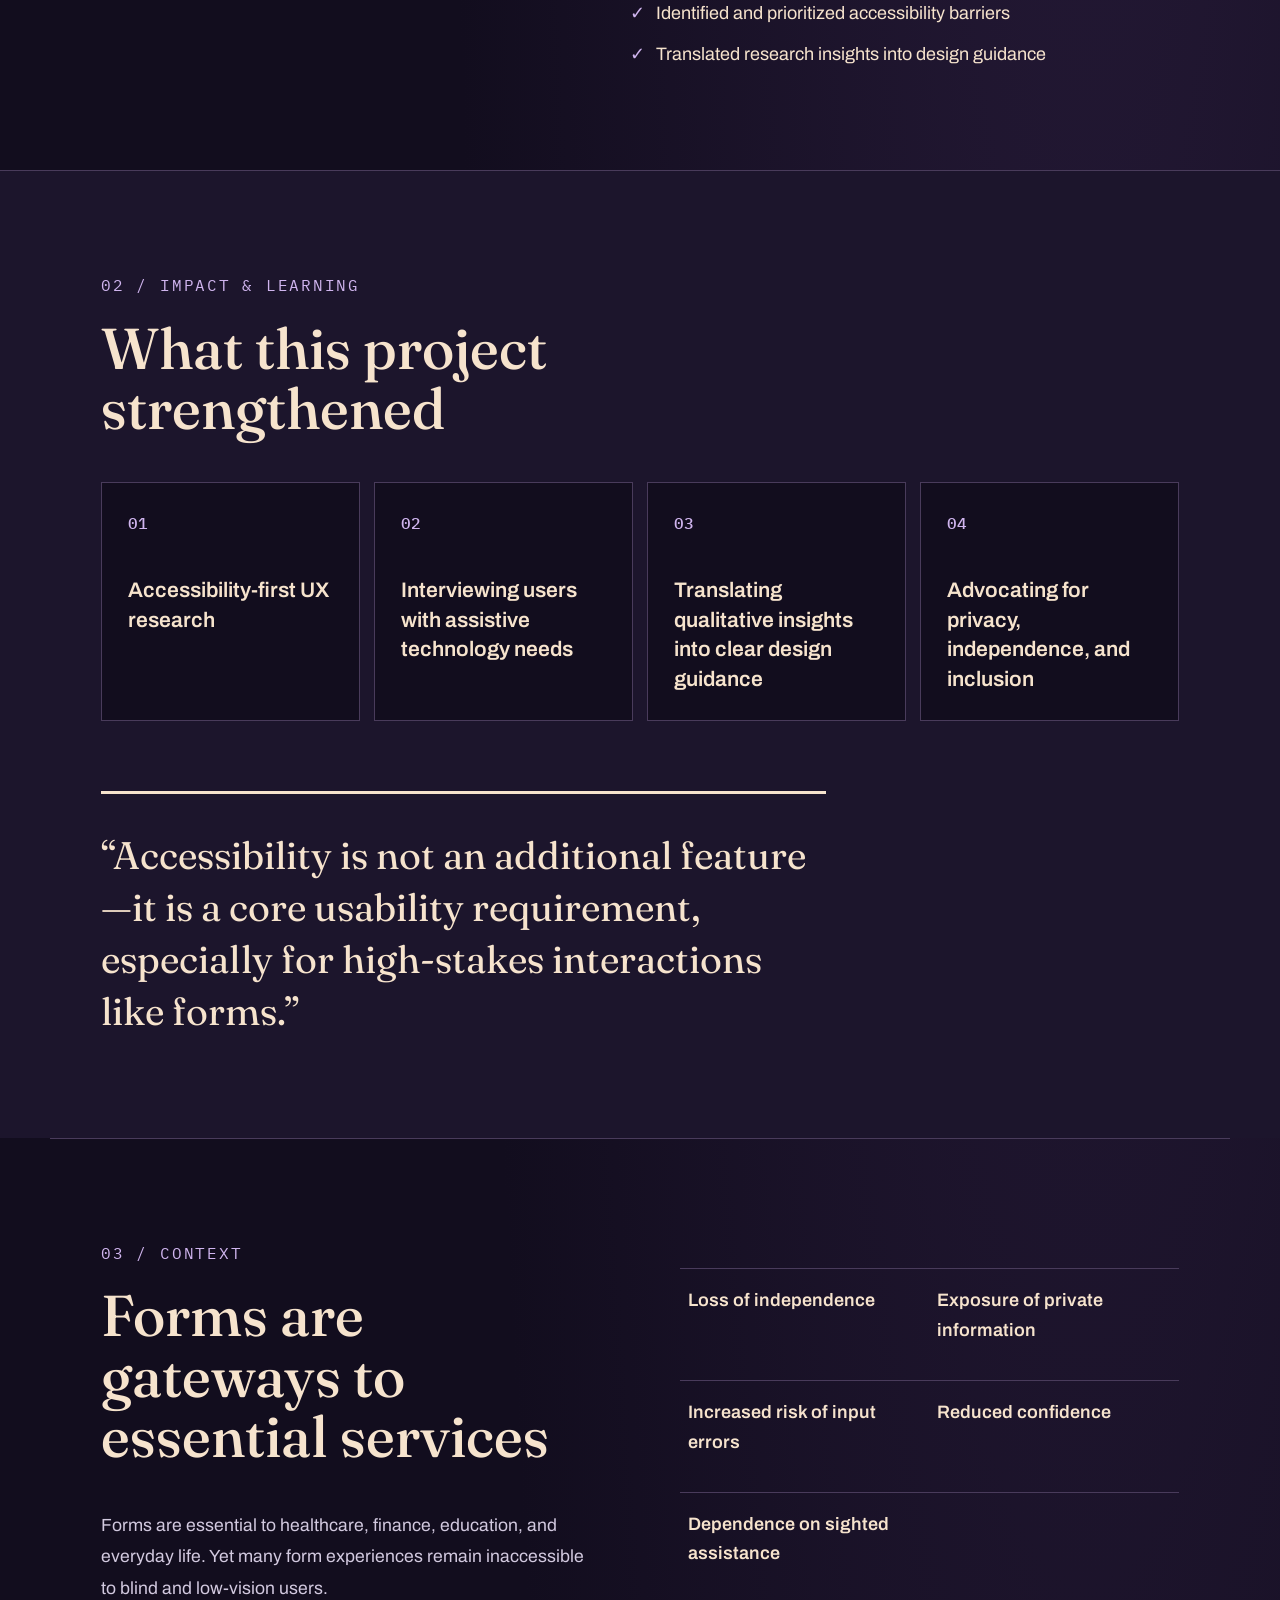
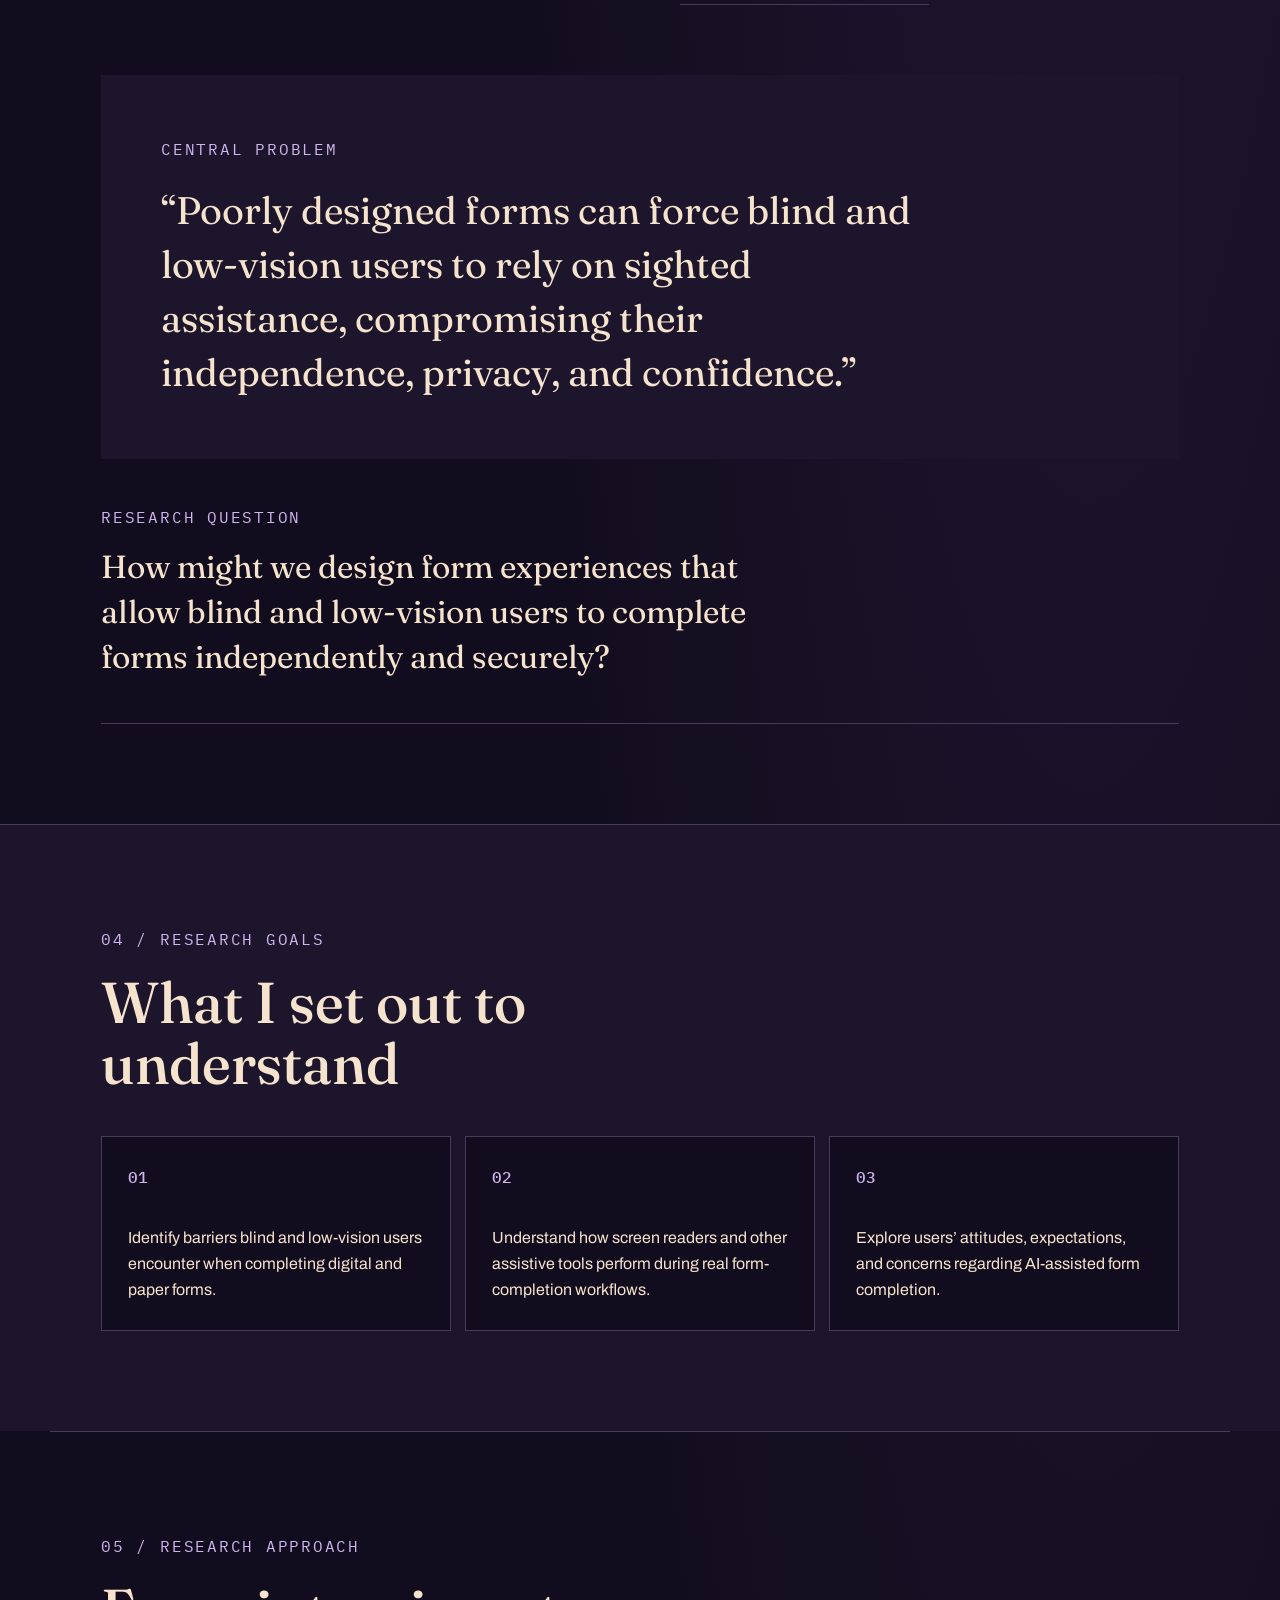
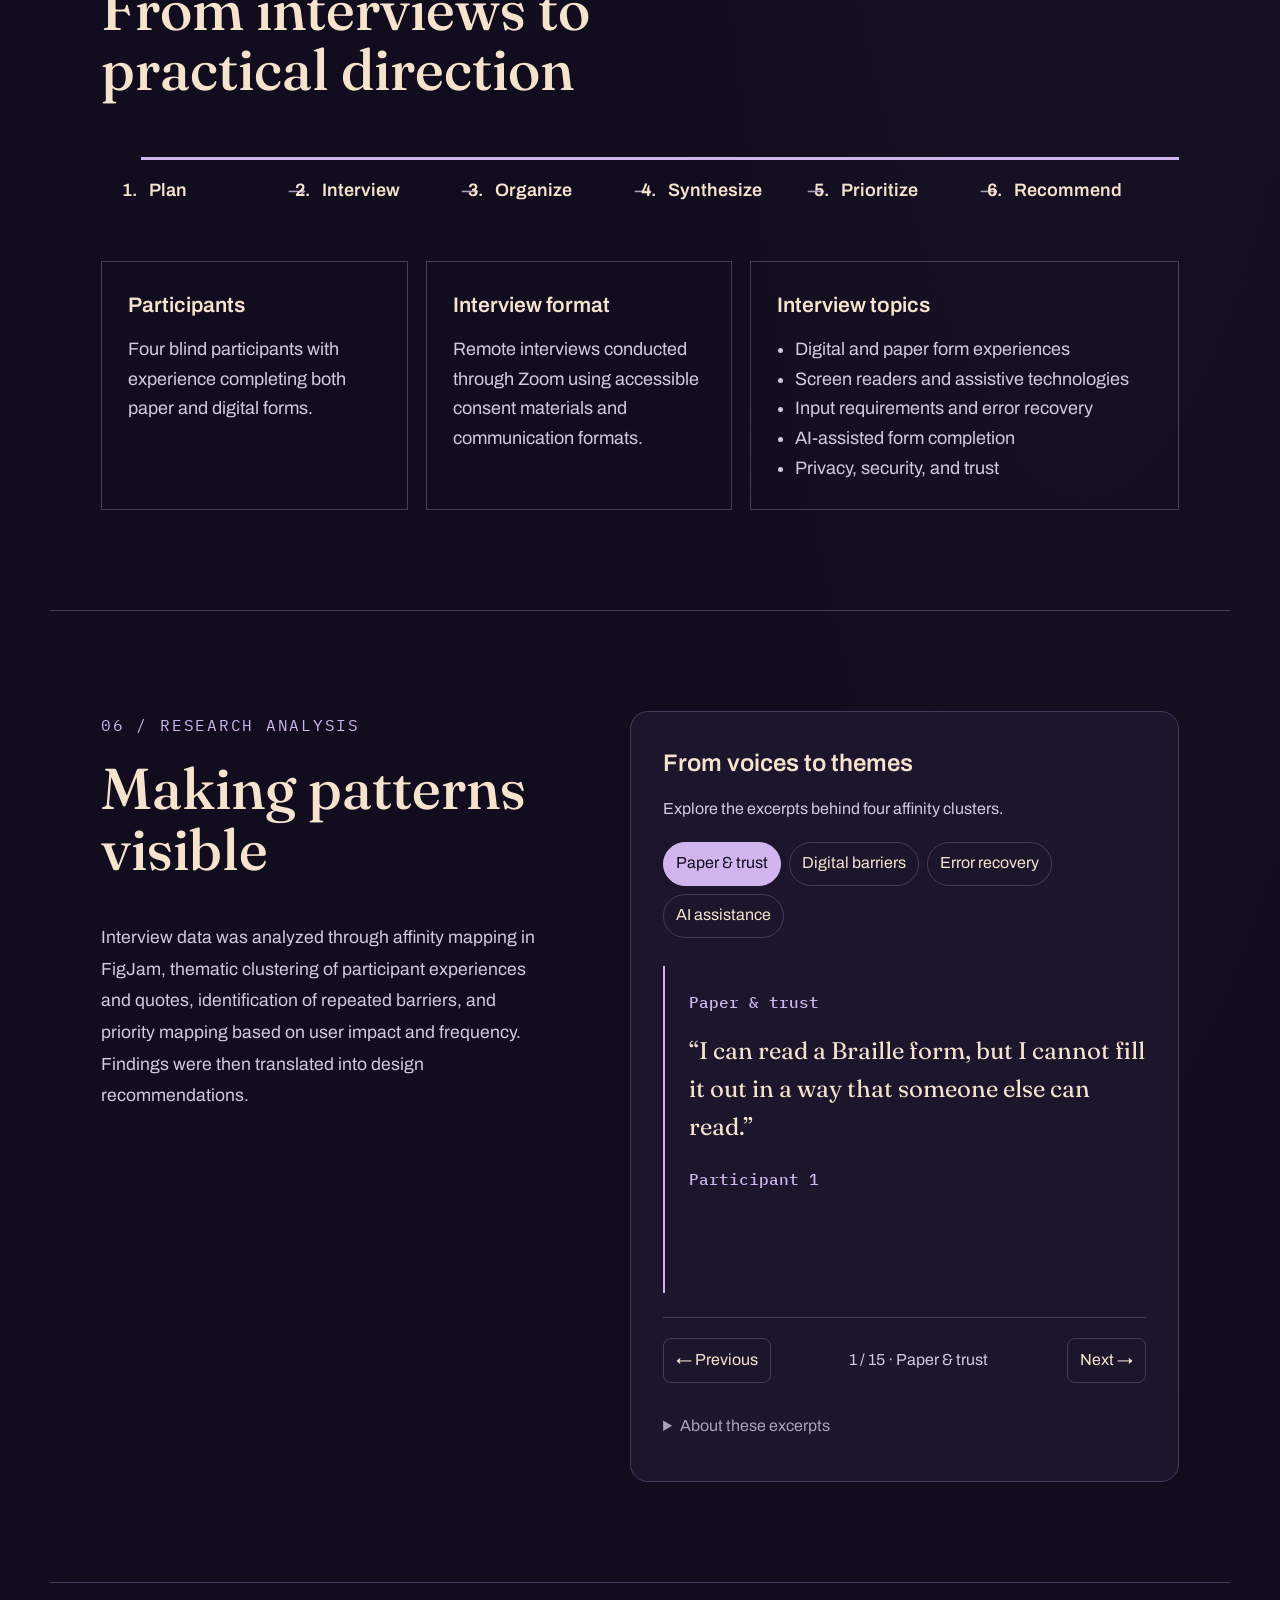
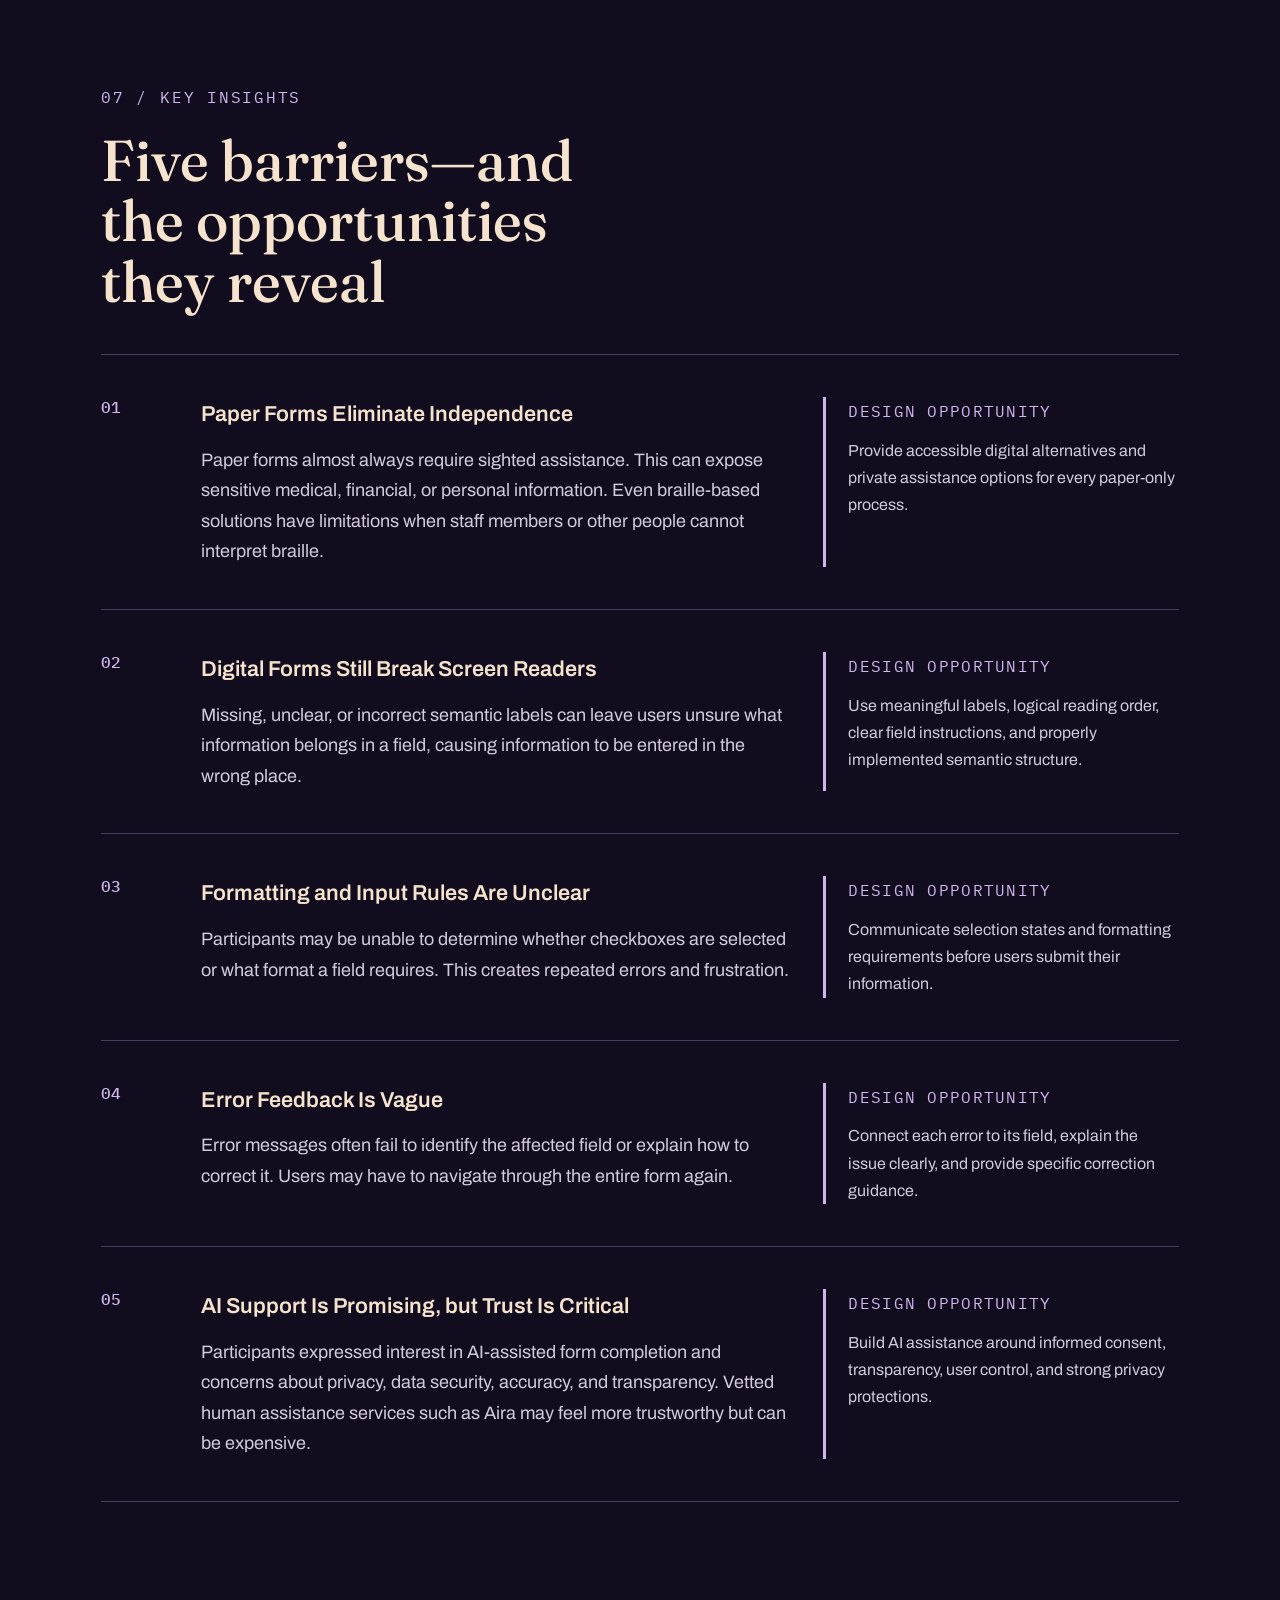
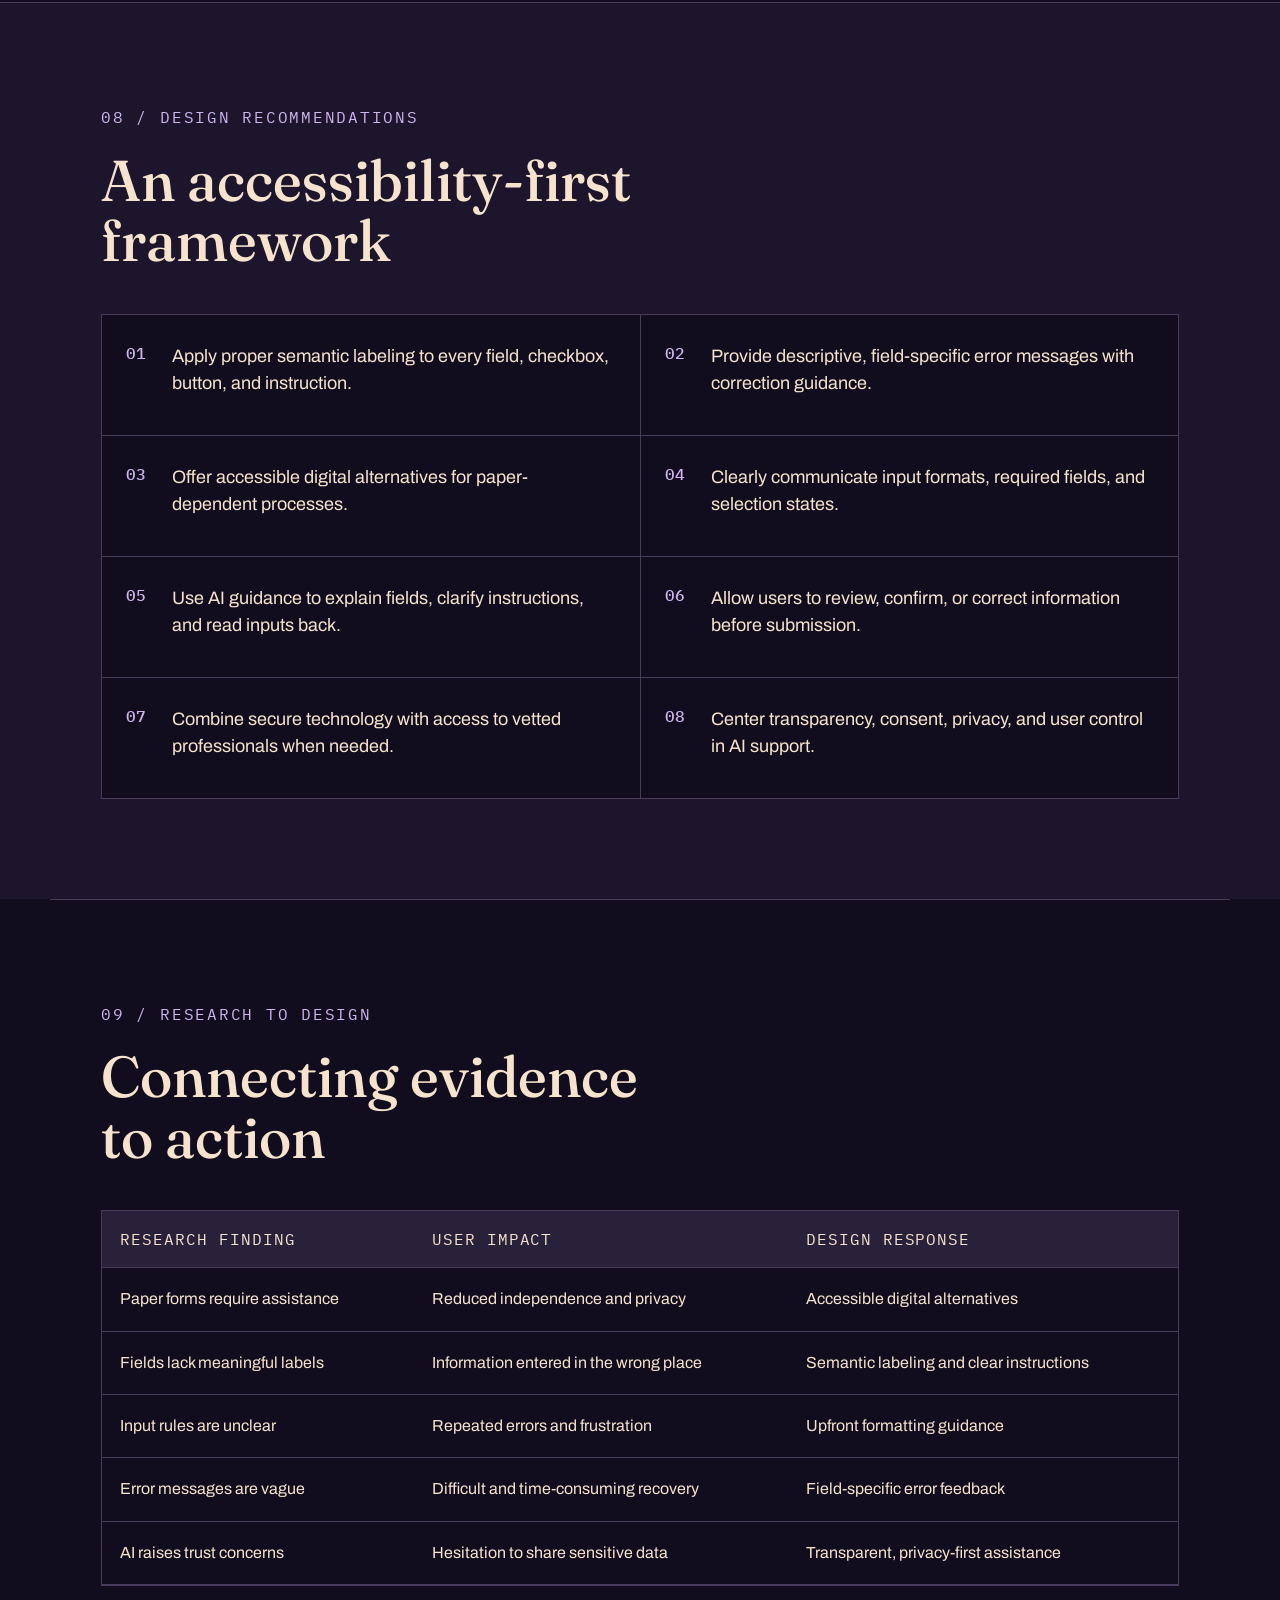
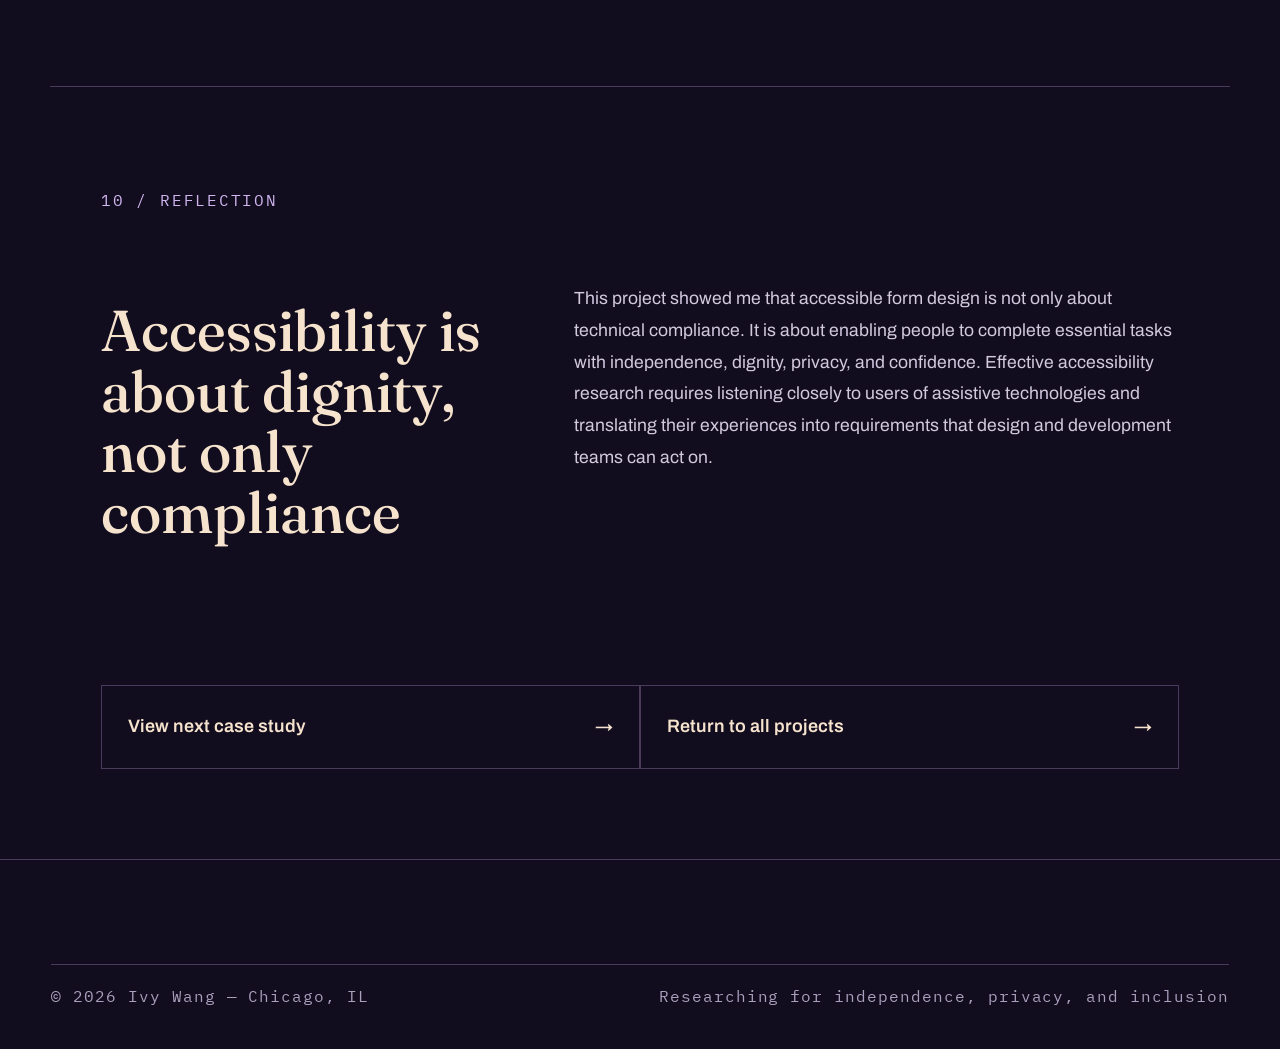
<file: case-study.html>
<!DOCTYPE html>
<html lang="en">
<head>
<meta charset="UTF-8">
<meta name="viewport" content="width=device-width, initial-scale=1.0">
<meta name="description" content="UX accessibility research case study on designing forms for blind and low-vision users.">
<title>Investigating Ways to Enhance Form-Filling Accessibility for Blind Users — Ivy Wang</title>
<link rel="stylesheet" href="styles.css?v=responsive-2">
<link rel="stylesheet" href="case-study.css?v=responsive-2">
<link rel="stylesheet" href="case-theme.css?v=responsive-2"></head>
<body data-page="research">
<a class="skip-link" href="#main-content">Skip to main content</a>
<nav class="site-nav" aria-label="Primary navigation">
  <a href="index.html" class="mark">Ivy Wang<span> — designer and researcher</span></a>
  <button class="nav-toggle" aria-expanded="false" aria-controls="nav-links">Menu</button>
  <ul class="nav-links" id="nav-links">
    <li><a href="index.html#project-index" data-page="work">Work</a></li>
    <li><a href="about.html" data-page="about">About</a></li>
  </ul>
</nav>

<main id="main-content">
  <header class="cs-hero">
    <div class="cs-hero-copy">
      <span class="cs-kicker">UX Accessibility Research</span>
      <h1>Investigating Ways to Enhance Form-Filling Accessibility for Blind Users</h1>
      <p class="cs-lede">Understanding how blind and low-vision users navigate digital and paper forms—and how accessible design can protect their privacy, confidence, and independence.</p>
    </div>
    <figure class="accessible-hero-image">
      <img src="assets/accessible-forms-conversation.png" alt="Abstract speech bubbles with audio waves flowing into an online form, with a highlighted input field and checked box." width="1254" height="1254">
    </figure>
    <dl class="project-facts">
      <div><dt>Project type</dt><dd>Academic UX accessibility research</dd></div>
      <div><dt>Role</dt><dd>Primary UX Researcher and Lead Interviewer</dd></div>
      <div><dt>Participants</dt><dd>Four blind participants</dd></div>
      <div><dt>Methods</dt><dd>User interviews, affinity mapping, thematic analysis, and priority mapping</dd></div>
      <div><dt>Focus</dt><dd>Accessibility research, problem synthesis, and design implications</dd></div>
    </dl>
  </header>

  <section class="cs-section overview-grid" aria-labelledby="overview-title">
    <div><span class="section-number">01 / Overview</span><h2 id="overview-title">Researching forms as an issue of access and autonomy</h2></div>
    <div class="prose"><p>This academic accessibility research project investigated how blind and low-vision users complete digital and paper forms and where current experiences fail to support independent and private form completion.</p>
      <h3>My responsibilities</h3>
      <ul class="check-list"><li>Planned and conducted accessible research interviews</li><li>Interviewed participants who use assistive technologies</li><li>Synthesized qualitative findings</li><li>Identified and prioritized accessibility barriers</li><li>Translated research insights into design guidance</li></ul>
    </div>
  </section>

  <section class="cs-section tinted" aria-labelledby="impact-title">
    <span class="section-number">02 / Impact &amp; learning</span><h2 id="impact-title">What this project strengthened</h2>
    <div class="four-cards"><article><span>01</span><h3>Accessibility-first UX research</h3></article><article><span>02</span><h3>Interviewing users with assistive technology needs</h3></article><article><span>03</span><h3>Translating qualitative insights into clear design guidance</h3></article><article><span>04</span><h3>Advocating for privacy, independence, and inclusion</h3></article></div>
    <blockquote>“Accessibility is not an additional feature—it is a core usability requirement, especially for high-stakes interactions like forms.”</blockquote>
  </section>

  <section class="cs-section" aria-labelledby="context-title">
    <span class="section-number">03 / Context</span><div class="split"><div><h2 id="context-title">Forms are gateways to essential services</h2><p>Forms are essential to healthcare, finance, education, and everyday life. Yet many form experiences remain inaccessible to blind and low-vision users.</p></div>
    <ul class="consequence-list" aria-label="Consequences of inaccessible forms"><li>Loss of independence</li><li>Exposure of private information</li><li>Increased risk of input errors</li><li>Reduced confidence</li><li>Dependence on sighted assistance</li></ul></div>
    <div class="problem-callout"><span>Central problem</span><p>“Poorly designed forms can force blind and low-vision users to rely on sighted assistance, compromising their independence, privacy, and confidence.”</p></div>
    <div class="research-question"><span>Research question</span><h3>How might we design form experiences that allow blind and low-vision users to complete forms independently and securely?</h3></div>
  </section>

  <section class="cs-section tinted" aria-labelledby="goals-title"><span class="section-number">04 / Research goals</span><h2 id="goals-title">What I set out to understand</h2><div class="three-cards"><article><span>01</span><p>Identify barriers blind and low-vision users encounter when completing digital and paper forms.</p></article><article><span>02</span><p>Understand how screen readers and other assistive tools perform during real form-completion workflows.</p></article><article><span>03</span><p>Explore users’ attitudes, expectations, and concerns regarding AI-assisted form completion.</p></article></div></section>

  <section class="cs-section" aria-labelledby="approach-title"><span class="section-number">05 / Research approach</span><h2 id="approach-title">From interviews to practical direction</h2>
    <ol class="process-flow" aria-label="Research process"><li>Plan</li><li>Interview</li><li>Organize</li><li>Synthesize</li><li>Prioritize</li><li>Recommend</li></ol>
    <div class="method-grid"><article><h3>Participants</h3><p>Four blind participants with experience completing both paper and digital forms.</p></article><article><h3>Interview format</h3><p>Remote interviews conducted through Zoom using accessible consent materials and communication formats.</p></article><article><h3>Interview topics</h3><ul><li>Digital and paper form experiences</li><li>Screen readers and assistive technologies</li><li>Input requirements and error recovery</li><li>AI-assisted form completion</li><li>Privacy, security, and trust</li></ul></article></div>
  </section>

  <section class="cs-section analysis-section" aria-labelledby="analysis-title"><div><span class="section-number">06 / Research analysis</span><h2 id="analysis-title">Making patterns visible</h2><p>Interview data was analyzed through affinity mapping in FigJam, thematic clustering of participant experiences and quotes, identification of repeated barriers, and priority mapping based on user impact and frequency. Findings were then translated into design recommendations.</p></div>
    <div class="affinity-bundle" role="region" aria-roledescription="carousel" aria-label="Interview excerpts grouped by affinity theme">
      <h3>From voices to themes</h3>
      <p class="affinity-intro">Explore the excerpts behind four affinity clusters.</p>
      <div class="affinity-filters" aria-label="Jump to an affinity theme">
        <button type="button" data-affinity-theme="0" aria-pressed="true">Paper & trust</button>
        <button type="button" data-affinity-theme="1" aria-pressed="false">Digital barriers</button>
        <button type="button" data-affinity-theme="2" aria-pressed="false">Error recovery</button>
        <button type="button" data-affinity-theme="3" aria-pressed="false">AI assistance</button>
      </div>
      <div class="affinity-deck" id="affinity-deck">
<figure class="interview-quote affinity-slide" data-theme="0" role="group" aria-roledescription="slide" aria-label="1 of 15"><span class="affinity-theme">Paper & trust</span><blockquote><p>“I can read a Braille form, but I cannot fill it out in a way that someone else can read.”</p></blockquote><figcaption>Participant 1</figcaption></figure>
<figure class="interview-quote affinity-slide" data-theme="0" role="group" aria-roledescription="slide" aria-label="2 of 15" hidden><span class="affinity-theme">Paper & trust</span><blockquote><p>“I cannot fill [paper forms] out at all. I need someone to do it for me, and that takes a lot of trust.”</p></blockquote><figcaption>Participant 2</figcaption></figure>
<figure class="interview-quote affinity-slide" data-theme="0" role="group" aria-roledescription="slide" aria-label="3 of 15" hidden><span class="affinity-theme">Paper & trust</span><blockquote><p>“Anytime anything appears in print, I first panic, because it’s like, okay, more junk for me, more paper to lose.”</p></blockquote><figcaption>Participant 3</figcaption></figure>
<figure class="interview-quote affinity-slide" data-theme="1" role="group" aria-roledescription="slide" aria-label="4 of 15" hidden><span class="affinity-theme">Digital barriers</span><blockquote><p>“Sometimes there’s a checkbox and you try to check that checkbox, and it just doesn’t want to check because the form is not very accessible.”</p></blockquote><figcaption>Participant 3</figcaption></figure>
<figure class="interview-quote affinity-slide" data-theme="1" role="group" aria-roledescription="slide" aria-label="5 of 15" hidden><span class="affinity-theme">Digital barriers</span><blockquote><p>“When there’s a submit button and it doesn’t say submit, I cannot click on it.”</p></blockquote><figcaption>Participant 4 · excerpt</figcaption></figure>
<figure class="interview-quote affinity-slide" data-theme="1" role="group" aria-roledescription="slide" aria-label="6 of 15" hidden><span class="affinity-theme">Digital barriers</span><blockquote><p>“Sometimes the form field is not labeled, so JAWS just says ‘button’ or ‘unlabeled.’ I don’t know if it wants my name or my birth date.”</p></blockquote><figcaption>Participant 2</figcaption></figure>
<figure class="interview-quote affinity-slide" data-theme="1" role="group" aria-roledescription="slide" aria-label="7 of 15" hidden><span class="affinity-theme">Digital barriers</span><blockquote><p>“Well over 80… maybe even 90% of HTML forms are accessible… in contrast… less than 2% of PDF forms.”</p></blockquote><figcaption>Participant 1</figcaption><p class="quote-context">Participant’s personal estimate, not a measured accessibility rate or study statistic.</p></figure>
<figure class="interview-quote affinity-slide" data-theme="2" role="group" aria-roledescription="slide" aria-label="8 of 15" hidden><span class="affinity-theme">Error recovery</span><blockquote><p>“Sometimes forms that are otherwise accessible do not do a good job reporting error messages non-visually or giving meaningful descriptions as to where I did something wrong.”</p></blockquote><figcaption>Participant 1</figcaption></figure>
<figure class="interview-quote affinity-slide" data-theme="2" role="group" aria-roledescription="slide" aria-label="9 of 15" hidden><span class="affinity-theme">Error recovery</span><blockquote><p>“If required fields aren’t labeled, I only find out after submitting.”</p></blockquote><figcaption>Participant 2</figcaption></figure>
<figure class="interview-quote affinity-slide" data-theme="2" role="group" aria-roledescription="slide" aria-label="10 of 15" hidden><span class="affinity-theme">Error recovery</span><blockquote><p>“I have to manually search the whole form to find what I missed.”</p></blockquote><figcaption>Participant 2</figcaption></figure>
<figure class="interview-quote affinity-slide" data-theme="3" role="group" aria-roledescription="slide" aria-label="11 of 15" hidden><span class="affinity-theme">AI assistance</span><p class="interview-note">Participant 1 reported using JAWS AI Labeler to identify unlabeled buttons, fields, or controls.</p><figcaption>Participant 1 · summarized interview note</figcaption></figure>
<figure class="interview-quote affinity-slide" data-theme="3" role="group" aria-roledescription="slide" aria-label="12 of 15" hidden><span class="affinity-theme">AI assistance</span><blockquote><p>“Haven’t used it. I do ChatGPT, but I don’t know if they have that option on there. But no, I haven’t even seen that available.”</p></blockquote><figcaption>Participant 4 · on AI-assisted form tools</figcaption></figure>
<figure class="interview-quote affinity-slide" data-theme="3" role="group" aria-roledescription="slide" aria-label="13 of 15" hidden><span class="affinity-theme">AI assistance</span><blockquote><p>“Something that could verify everything is filled out correctly and spelled correctly. It would help a lot with PDFs.”</p></blockquote><figcaption>Participant 2</figcaption></figure>
<figure class="interview-quote affinity-slide" data-theme="3" role="group" aria-roledescription="slide" aria-label="14 of 15" hidden><span class="affinity-theme">AI assistance</span><blockquote><p>“I would like a tool that could double-check my answers, like confirm my email or catch missing fields.”</p></blockquote><figcaption>Participant 2</figcaption></figure>
<figure class="interview-quote affinity-slide" data-theme="3" role="group" aria-roledescription="slide" aria-label="15 of 15" hidden><span class="affinity-theme">AI assistance</span><p class="interview-note">Participant 1 envisioned AI that could take a form and produce a fully accessible version, similar to optical character recognition (OCR).</p><figcaption>Participant 1 · summarized interview note</figcaption></figure>
      </div>
      <div class="affinity-controls">
        <button type="button" data-affinity-prev aria-label="Previous interview excerpt" aria-controls="affinity-deck">← Previous</button>
        <span data-affinity-status role="status" aria-live="polite" aria-atomic="true">1 / 15 · Paper &amp; trust</span>
        <button type="button" data-affinity-next aria-label="Next interview excerpt" aria-controls="affinity-deck">Next →</button>
      </div>
      <details class="affinity-notes"><summary>About these excerpts</summary><p>Anonymized interview excerpts grouped for this synthesis preview, not the original FigJam map. Spacing and obvious transcription typos were cleaned up. Summarized notes are labeled separately; numerical estimates reflect a participant’s perception, not measured results.</p></details>
    </div>
  </section>


  <section class="cs-section insights" aria-labelledby="insights-title"><span class="section-number">07 / Key insights</span><h2 id="insights-title">Five barriers—and the opportunities they reveal</h2>
    <article class="insight"><span class="insight-num">01</span><div><h3>Paper Forms Eliminate Independence</h3><p>Paper forms almost always require sighted assistance. This can expose sensitive medical, financial, or personal information. Even braille-based solutions have limitations when staff members or other people cannot interpret braille.</p></div><aside><strong>Design opportunity</strong><p>Provide accessible digital alternatives and private assistance options for every paper-only process.</p></aside></article>
    <article class="insight"><span class="insight-num">02</span><div><h3>Digital Forms Still Break Screen Readers</h3><p>Missing, unclear, or incorrect semantic labels can leave users unsure what information belongs in a field, causing information to be entered in the wrong place.</p></div><aside><strong>Design opportunity</strong><p>Use meaningful labels, logical reading order, clear field instructions, and properly implemented semantic structure.</p></aside></article>
    <article class="insight"><span class="insight-num">03</span><div><h3>Formatting and Input Rules Are Unclear</h3><p>Participants may be unable to determine whether checkboxes are selected or what format a field requires. This creates repeated errors and frustration.</p></div><aside><strong>Design opportunity</strong><p>Communicate selection states and formatting requirements before users submit their information.</p></aside></article>
    <article class="insight"><span class="insight-num">04</span><div><h3>Error Feedback Is Vague</h3><p>Error messages often fail to identify the affected field or explain how to correct it. Users may have to navigate through the entire form again.</p></div><aside><strong>Design opportunity</strong><p>Connect each error to its field, explain the issue clearly, and provide specific correction guidance.</p></aside></article>
    <article class="insight"><span class="insight-num">05</span><div><h3>AI Support Is Promising, but Trust Is Critical</h3><p>Participants expressed interest in AI-assisted form completion and concerns about privacy, data security, accuracy, and transparency. Vetted human assistance services such as Aira may feel more trustworthy but can be expensive.</p></div><aside><strong>Design opportunity</strong><p>Build AI assistance around informed consent, transparency, user control, and strong privacy protections.</p></aside></article>
  </section>

  <section class="cs-section tinted" aria-labelledby="recommendations-title"><span class="section-number">08 / Design recommendations</span><h2 id="recommendations-title">An accessibility-first framework</h2><ul class="recommendation-grid"><li>Apply proper semantic labeling to every field, checkbox, button, and instruction.</li><li>Provide descriptive, field-specific error messages with correction guidance.</li><li>Offer accessible digital alternatives for paper-dependent processes.</li><li>Clearly communicate input formats, required fields, and selection states.</li><li>Use AI guidance to explain fields, clarify instructions, and read inputs back.</li><li>Allow users to review, confirm, or correct information before submission.</li><li>Combine secure technology with access to vetted professionals when needed.</li><li>Center transparency, consent, privacy, and user control in AI support.</li></ul></section>

  <section class="cs-section" aria-labelledby="connection-title"><span class="section-number">09 / Research to design</span><h2 id="connection-title">Connecting evidence to action</h2><div class="table-wrap"><table><thead><tr><th scope="col">Research finding</th><th scope="col">User impact</th><th scope="col">Design response</th></tr></thead><tbody><tr><td>Paper forms require assistance</td><td>Reduced independence and privacy</td><td>Accessible digital alternatives</td></tr><tr><td>Fields lack meaningful labels</td><td>Information entered in the wrong place</td><td>Semantic labeling and clear instructions</td></tr><tr><td>Input rules are unclear</td><td>Repeated errors and frustration</td><td>Upfront formatting guidance</td></tr><tr><td>Error messages are vague</td><td>Difficult and time-consuming recovery</td><td>Field-specific error feedback</td></tr><tr><td>AI raises trust concerns</td><td>Hesitation to share sensitive data</td><td>Transparent, privacy-first assistance</td></tr></tbody></table></div></section>

  <section class="cs-section reflection" aria-labelledby="reflection-title"><span class="section-number">10 / Reflection</span><h2 id="reflection-title">Accessibility is about dignity, not only compliance</h2><p>This project showed me that accessible form design is not only about technical compliance. It is about enabling people to complete essential tasks with independence, dignity, privacy, and confidence. Effective accessibility research requires listening closely to users of assistive technologies and translating their experiences into requirements that design and development teams can act on.</p></section>

  <nav class="case-nav" aria-label="Case study navigation"><a href="lego-case-study.html">View next case study <span>→</span></a><a href="index.html#project-index">Return to all projects <span>→</span></a></nav>
</main>

<footer class="site-footer"><div class="footer-bottom"><span>© <span data-year></span> Ivy Wang — Chicago, IL</span><span>Researching for independence, privacy, and inclusion</span></div></footer>
<script src="script.js?v=2"></script>
<script src="affinity-quotes.js?v=1"></script>
</body>
</html>
</file>
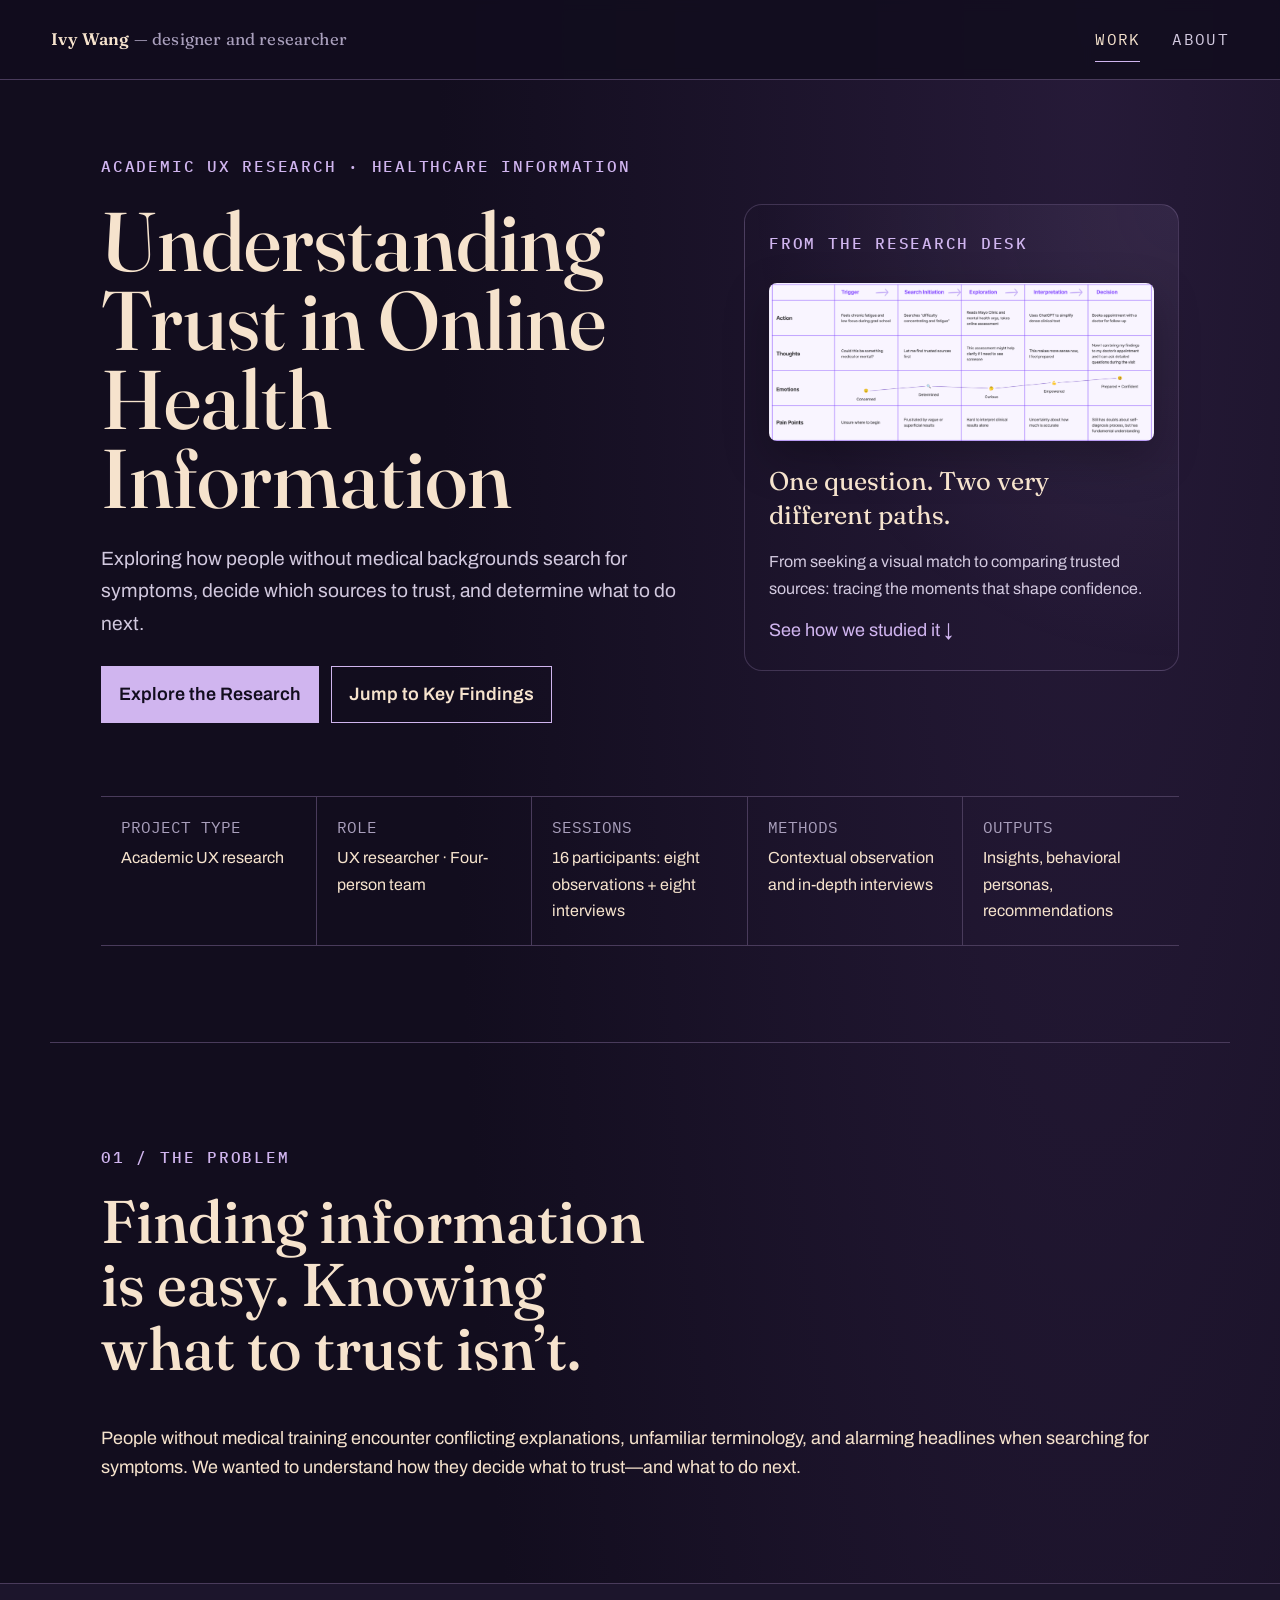
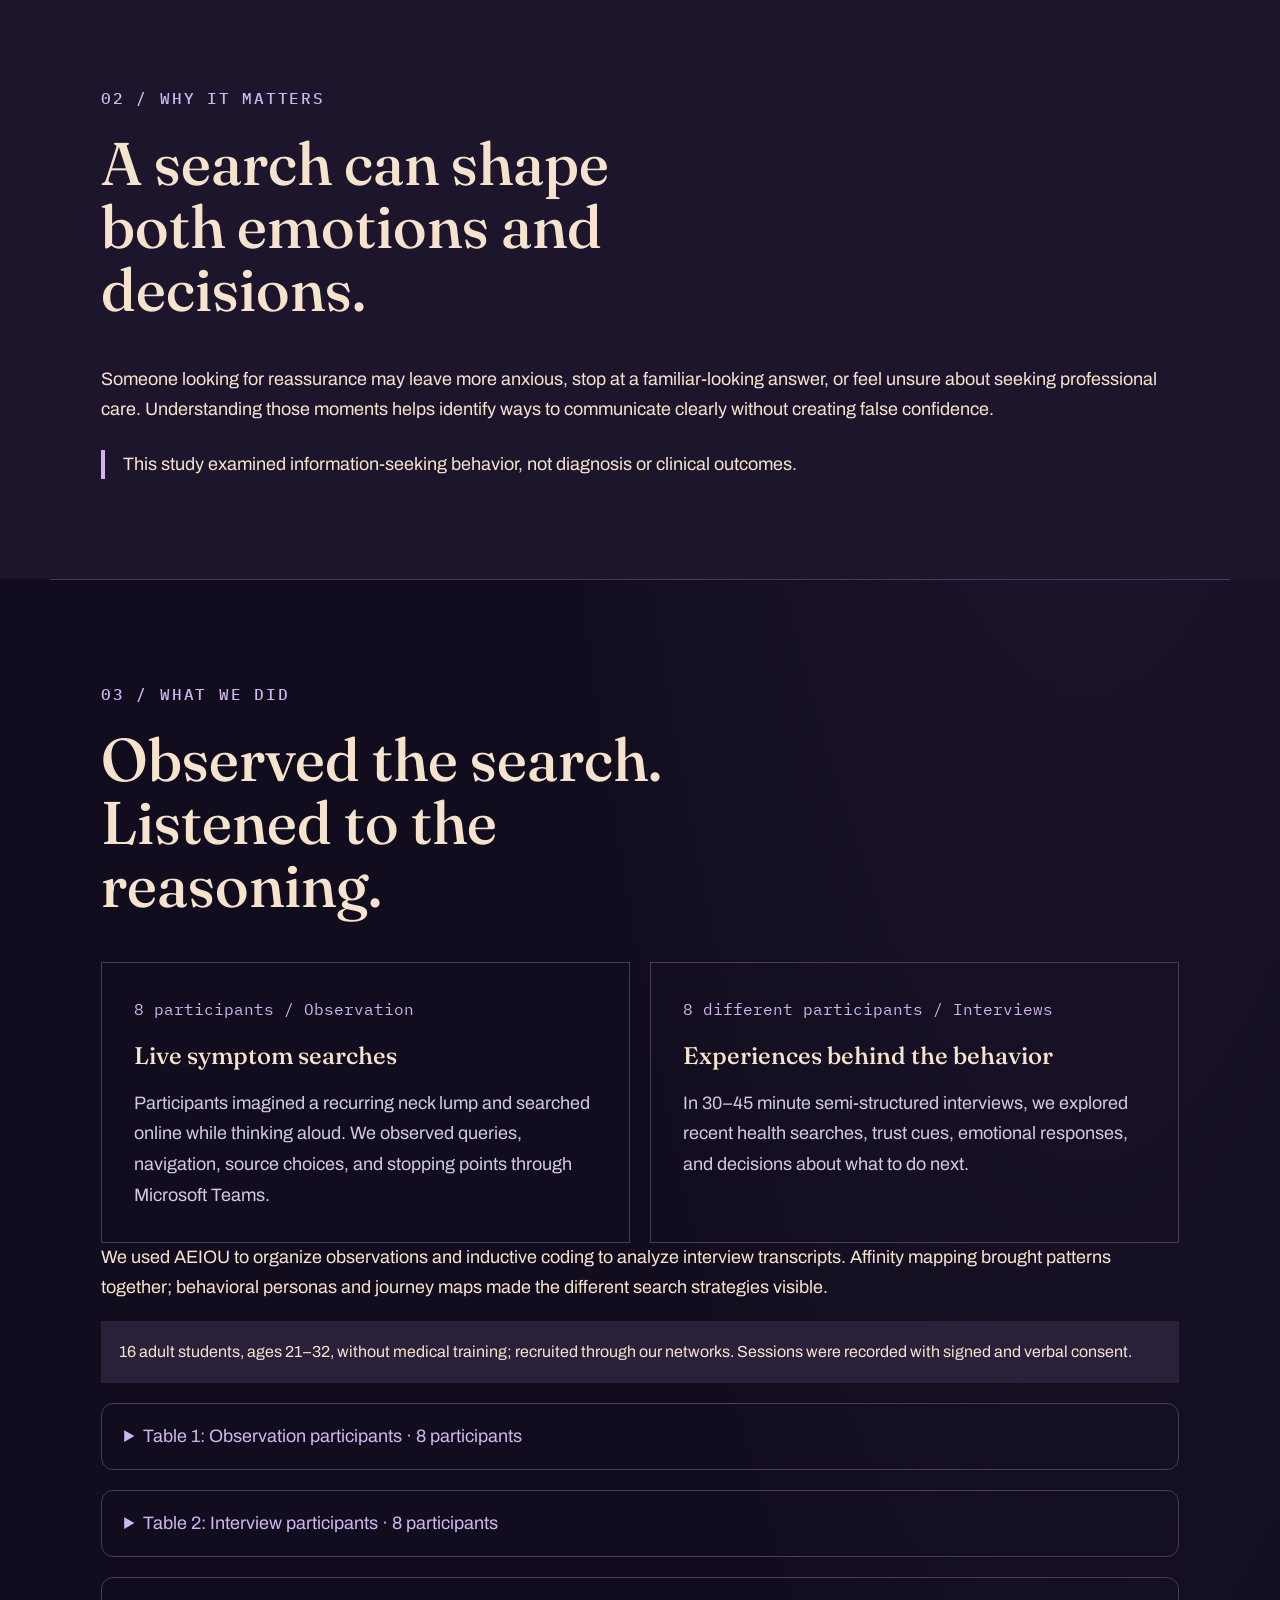
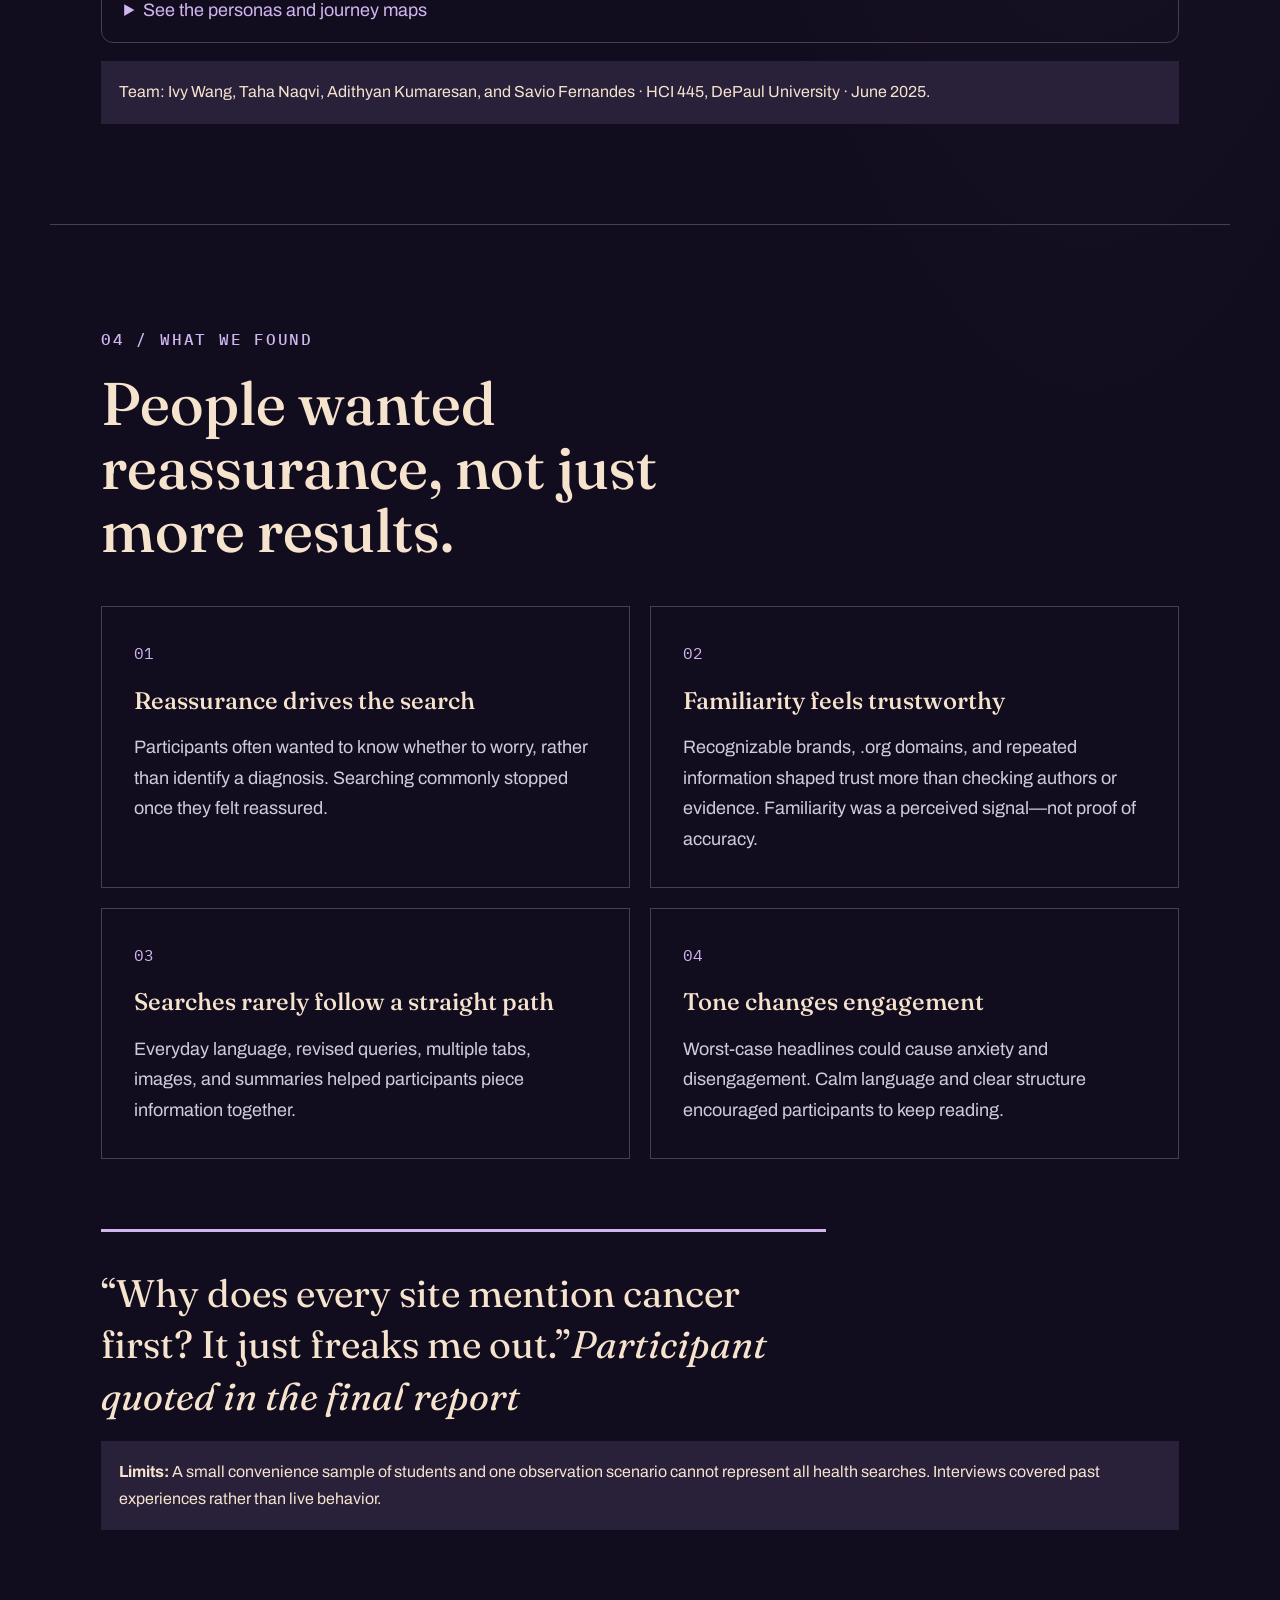
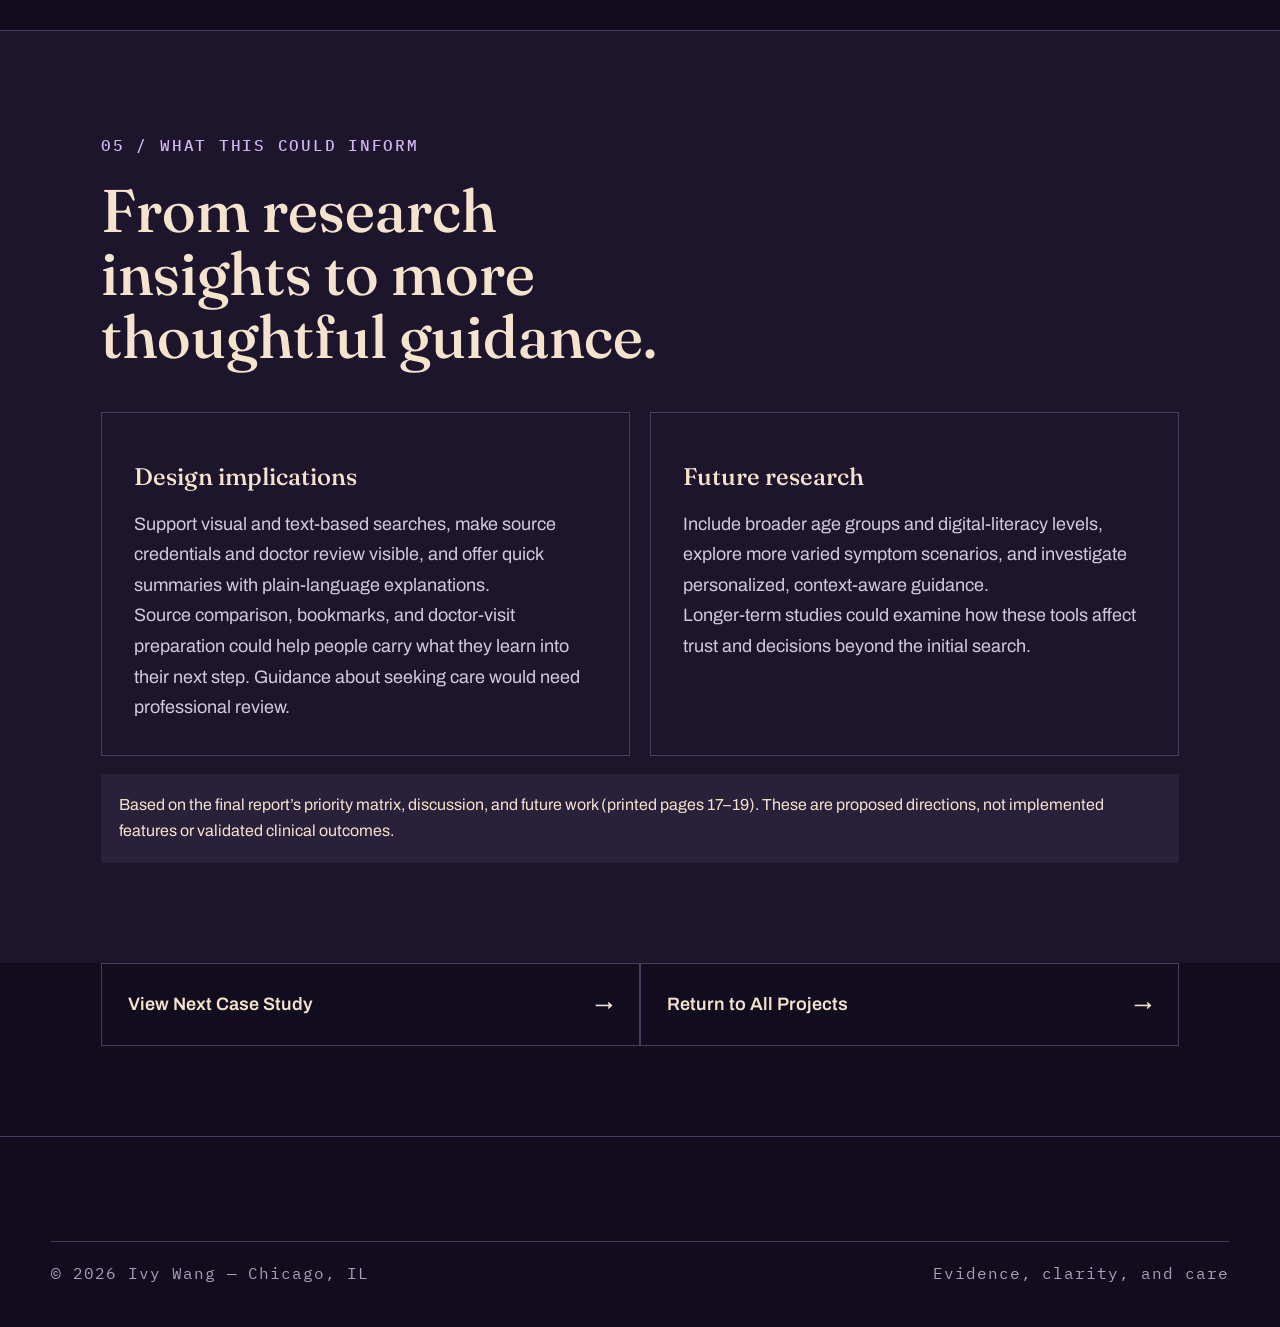
<file: health-search-case-study.html>
<!DOCTYPE html><html lang="en"><head><meta charset="UTF-8"><meta name="viewport" content="width=device-width,initial-scale=1"><meta name="description" content="UX research case study examining how non-medical users search for and evaluate online health information."><title>Understanding Trust in Online Health Information — Ivy Wang</title><link rel="stylesheet" href="styles.css?v=responsive-2"><link rel="stylesheet" href="case-study.css?v=responsive-2"><link rel="stylesheet" href="health-search-case-study.css?v=artifacts-4"><link rel="stylesheet" href="case-theme.css?v=responsive-2"></head>
<body data-page="research"><a class="skip-link" href="#main-content">Skip to main content</a><nav class="site-nav" aria-label="Primary navigation"><a href="index.html" class="mark">Ivy Wang<span> — archive</span></a><button class="nav-toggle" aria-expanded="false" aria-controls="nav-links">Menu</button><ul class="nav-links" id="nav-links"><li><a href="index.html#project-index" data-page="work">Work</a></li><li><a href="research.html" data-page="research">Research</a></li><li><a href="about.html" data-page="about">About</a></li></ul></nav>
<main id="main-content"><header class="hs-hero"><div><span class="hs-label">Academic UX Research · Healthcare Information</span><h1>Understanding Trust in Online Health Information</h1><p class="hs-lede">Exploring how people without medical backgrounds search for symptoms, decide which sources to trust, and determine what to do next.</p><div class="hs-actions"><a href="#research">Explore the Research</a><a href="#findings">Jump to Key Findings</a></div></div><figure class="health-hero-artifact"><span class="hs-label">From the research desk</span><a href="#research"><img src="assets/health-rami-journey.png" alt="Preview of Rami’s research journey map. Research journey synthesized from the study." width="2048" height="839"></a><figcaption><strong>One question. Two very different paths.</strong><p>From seeking a visual match to comparing trusted sources: tracing the moments that shape confidence.</p><a href="#research">See how we studied it ↓</a></figcaption></figure><dl class="hs-facts"><div><dt>Project type</dt><dd>Academic UX research</dd></div><div><dt>Role</dt><dd>UX researcher · Four-person team</dd></div><div><dt>Sessions</dt><dd>16 participants: eight observations + eight interviews</dd></div><div><dt>Methods</dt><dd>Contextual observation and in-depth interviews</dd></div><div><dt>Outputs</dt><dd>Insights, behavioral personas, recommendations</dd></div></dl></header>

<section class="hs-section" aria-labelledby="problem"><span class="hs-label">01 / The problem</span><h2 id="problem">Finding information is easy. Knowing what to trust isn’t.</h2><p>People without medical training encounter conflicting explanations, unfamiliar terminology, and alarming headlines when searching for symptoms. We wanted to understand how they decide what to trust—and what to do next.</p></section>
<section class="hs-section hs-tint" aria-labelledby="matters"><span class="hs-label">02 / Why it matters</span><h2 id="matters">A search can shape both emotions and decisions.</h2><p>Someone looking for reassurance may leave more anxious, stop at a familiar-looking answer, or feel unsure about seeking professional care. Understanding those moments helps identify ways to communicate clearly without creating false confidence.</p><p class="scope-note">This study examined information-seeking behavior, not diagnosis or clinical outcomes.</p></section>
<section class="hs-section" id="research" aria-labelledby="approach"><span class="hs-label">03 / What we did</span><h2 id="approach">Observed the search. Listened to the reasoning.</h2><div class="phase-grid"><article><span>8 participants / Observation</span><h3>Live symptom searches</h3><p>Participants imagined a recurring neck lump and searched online while thinking aloud. We observed queries, navigation, source choices, and stopping points through Microsoft Teams.</p></article><article><span>8 different participants / Interviews</span><h3>Experiences behind the behavior</h3><p>In 30–45 minute semi-structured interviews, we explored recent health searches, trust cues, emotional responses, and decisions about what to do next.</p></article></div><p>We used AEIOU to organize observations and inductive coding to analyze interview transcripts. Affinity mapping brought patterns together; behavioral personas and journey maps made the different search strategies visible.</p><p class="session-note">16 adult students, ages 21–32, without medical training; recruited through our networks. Sessions were recorded with signed and verbal consent.</p><details class="participant-details"><summary>Table 1: Observation participants · 8 participants</summary><div class="table-wrap" tabindex="0" role="region" aria-label="Table 1: Observation participants"><table><caption>Table 1: Observation participants — reproduced from the final report</caption><thead><tr><th scope="col">Participant</th><th scope="col">Age</th><th scope="col">Gender identity</th><th scope="col">Occupation</th></tr></thead><tbody><tr><th scope="row">1</th><td>24</td><td>Female</td><td>Full-time student</td></tr><tr><th scope="row">2</th><td>23</td><td>Female</td><td>Full-time student</td></tr><tr><th scope="row">3</th><td>32</td><td>Male</td><td>Full-time student</td></tr><tr><th scope="row">4</th><td>21</td><td>Male</td><td>Full-time student</td></tr><tr><th scope="row">5</th><td>26</td><td>Male</td><td>Full-time student</td></tr><tr><th scope="row">6</th><td>26</td><td>Male</td><td>Full-time student</td></tr><tr><th scope="row">7</th><td>27</td><td>Male</td><td>Full-time student</td></tr><tr><th scope="row">8</th><td>23</td><td>Male</td><td>Full-time student</td></tr></tbody></table></div></details><details class="participant-details"><summary>Table 2: Interview participants · 8 participants</summary><div class="table-wrap" tabindex="0" role="region" aria-label="Table 2: Interview participants"><table><caption>Table 2: Interview participants — reproduced from the final report</caption><thead><tr><th scope="col">Participant</th><th scope="col">Age</th><th scope="col">Gender identity</th><th scope="col">Occupation</th></tr></thead><tbody><tr><th scope="row">1</th><td>28</td><td>Male</td><td>Full-time student</td></tr><tr><th scope="row">2</th><td>24</td><td>Female</td><td>Full-time student</td></tr><tr><th scope="row">3</th><td>26</td><td>Male</td><td>Full-time student</td></tr><tr><th scope="row">4</th><td>25</td><td>Female</td><td>Full-time student</td></tr><tr><th scope="row">5</th><td>29</td><td>Female</td><td>Full-time student</td></tr><tr><th scope="row">6</th><td>24</td><td>Female</td><td>Full-time student</td></tr><tr><th scope="row">7</th><td>23</td><td>Female</td><td>Full-time student</td></tr><tr><th scope="row">8</th><td>26</td><td>Male</td><td>Full-time student</td></tr></tbody></table></div></details><details class="participant-details"><summary>See the personas and journey maps</summary><p>Team synthesis from the final report—not individual participant profiles or medical recommendations.</p><div class="health-persona-artifacts"><figure class="health-artifact"><a href="assets/health-riya-persona.png" target="_blank" rel="noopener noreferrer" aria-label="View Riya / The Visualizer at full size"><img src="assets/health-riya-persona.png" alt="A behavioral persona prioritizing visual comparison, quick summaries, and reassurance." width="1968" height="1856" loading="lazy"></a><figcaption><strong>Riya / The Visualizer</strong><span>A behavioral persona prioritizing visual comparison, quick summaries, and reassurance.</span><small>Team research artifact · Open full size ↗</small></figcaption></figure><figure class="health-artifact"><a href="assets/health-rami-persona.png" target="_blank" rel="noopener noreferrer" aria-label="View Rami / The Researcher at full size"><img src="assets/health-rami-persona.png" alt="A behavioral persona prioritizing detailed reading, credible sources, and preparation for professional care." width="1968" height="1952" loading="lazy"></a><figcaption><strong>Rami / The Researcher</strong><span>A behavioral persona prioritizing detailed reading, credible sources, and preparation for professional care.</span><small>Team research artifact · Open full size ↗</small></figcaption></figure><figure class="health-artifact"><a href="assets/health-riya-journey.png" target="_blank" rel="noopener noreferrer" aria-label="View Riya’s journey map at full size"><img src="assets/health-riya-journey.png" alt="Trigger, search initiation, exploration, decision, and follow-up; initial worry shifts to brief reassurance, then uncertainty." width="2048" height="1056" loading="lazy"></a><figcaption><strong>Riya’s journey map</strong><span>Trigger, search initiation, exploration, decision, and follow-up; initial worry shifts to brief reassurance, then uncertainty.</span><small>Team research artifact · Open full size ↗</small></figcaption></figure><figure class="health-artifact"><a href="assets/health-rami-journey.png" target="_blank" rel="noopener noreferrer" aria-label="View Rami’s journey map at full size"><img src="assets/health-rami-journey.png" alt="Trigger, search initiation, exploration, interpretation, and decision; concern develops into preparation and confidence." width="2048" height="839" loading="lazy"></a><figcaption><strong>Rami’s journey map</strong><span>Trigger, search initiation, exploration, interpretation, and decision; concern develops into preparation and confidence.</span><small>Team research artifact · Open full size ↗</small></figcaption></figure></div></details><p class="session-note">Team: Ivy Wang, Taha Naqvi, Adithyan Kumaresan, and Savio Fernandes · HCI 445, DePaul University · June 2025.</p></section>
<section class="hs-section" id="findings" aria-labelledby="findings-title"><span class="hs-label">04 / What we found</span><h2 id="findings-title">People wanted reassurance, not just more results.</h2><div class="phase-grid"><article><span>01</span><h3>Reassurance drives the search</h3><p>Participants often wanted to know whether to worry, rather than identify a diagnosis. Searching commonly stopped once they felt reassured.</p></article><article><span>02</span><h3>Familiarity feels trustworthy</h3><p>Recognizable brands, .org domains, and repeated information shaped trust more than checking authors or evidence. Familiarity was a perceived signal—not proof of accuracy.</p></article><article><span>03</span><h3>Searches rarely follow a straight path</h3><p>Everyday language, revised queries, multiple tabs, images, and summaries helped participants piece information together.</p></article><article><span>04</span><h3>Tone changes engagement</h3><p>Worst-case headlines could cause anxiety and disengagement. Calm language and clear structure encouraged participants to keep reading.</p></article></div><blockquote>“Why does every site mention cancer first? It just freaks me out.”<cite>Participant quoted in the final report</cite></blockquote><p class="session-note"><strong>Limits:</strong> A small convenience sample of students and one observation scenario cannot represent all health searches. Interviews covered past experiences rather than live behavior.</p></section>
<section class="hs-section hs-tint" aria-labelledby="future"><span class="hs-label">05 / What this could inform</span><h2 id="future">From research insights to more thoughtful guidance.</h2><div class="phase-grid"><article><h3>Design implications</h3><p>Support visual and text-based searches, make source credentials and doctor review visible, and offer quick summaries with plain-language explanations.</p><p>Source comparison, bookmarks, and doctor-visit preparation could help people carry what they learn into their next step. Guidance about seeking care would need professional review.</p></article><article><h3>Future research</h3><p>Include broader age groups and digital-literacy levels, explore more varied symptom scenarios, and investigate personalized, context-aware guidance.</p><p>Longer-term studies could examine how these tools affect trust and decisions beyond the initial search.</p></article></div><p class="session-note">Based on the final report’s priority matrix, discussion, and future work (printed pages 17–19). These are proposed directions, not implemented features or validated clinical outcomes.</p></section>
<nav class="case-nav" aria-label="Case study navigation"><a href="case-study.html">View Next Case Study <span>→</span></a><a href="index.html#project-index">Return to All Projects <span>→</span></a></nav></main><footer class="site-footer"><div class="footer-bottom"><span>© <span data-year></span> Ivy Wang — Chicago, IL</span><span>Evidence, clarity, and care</span></div></footer><script src="script.js?v=2"></script></body></html>
</file>
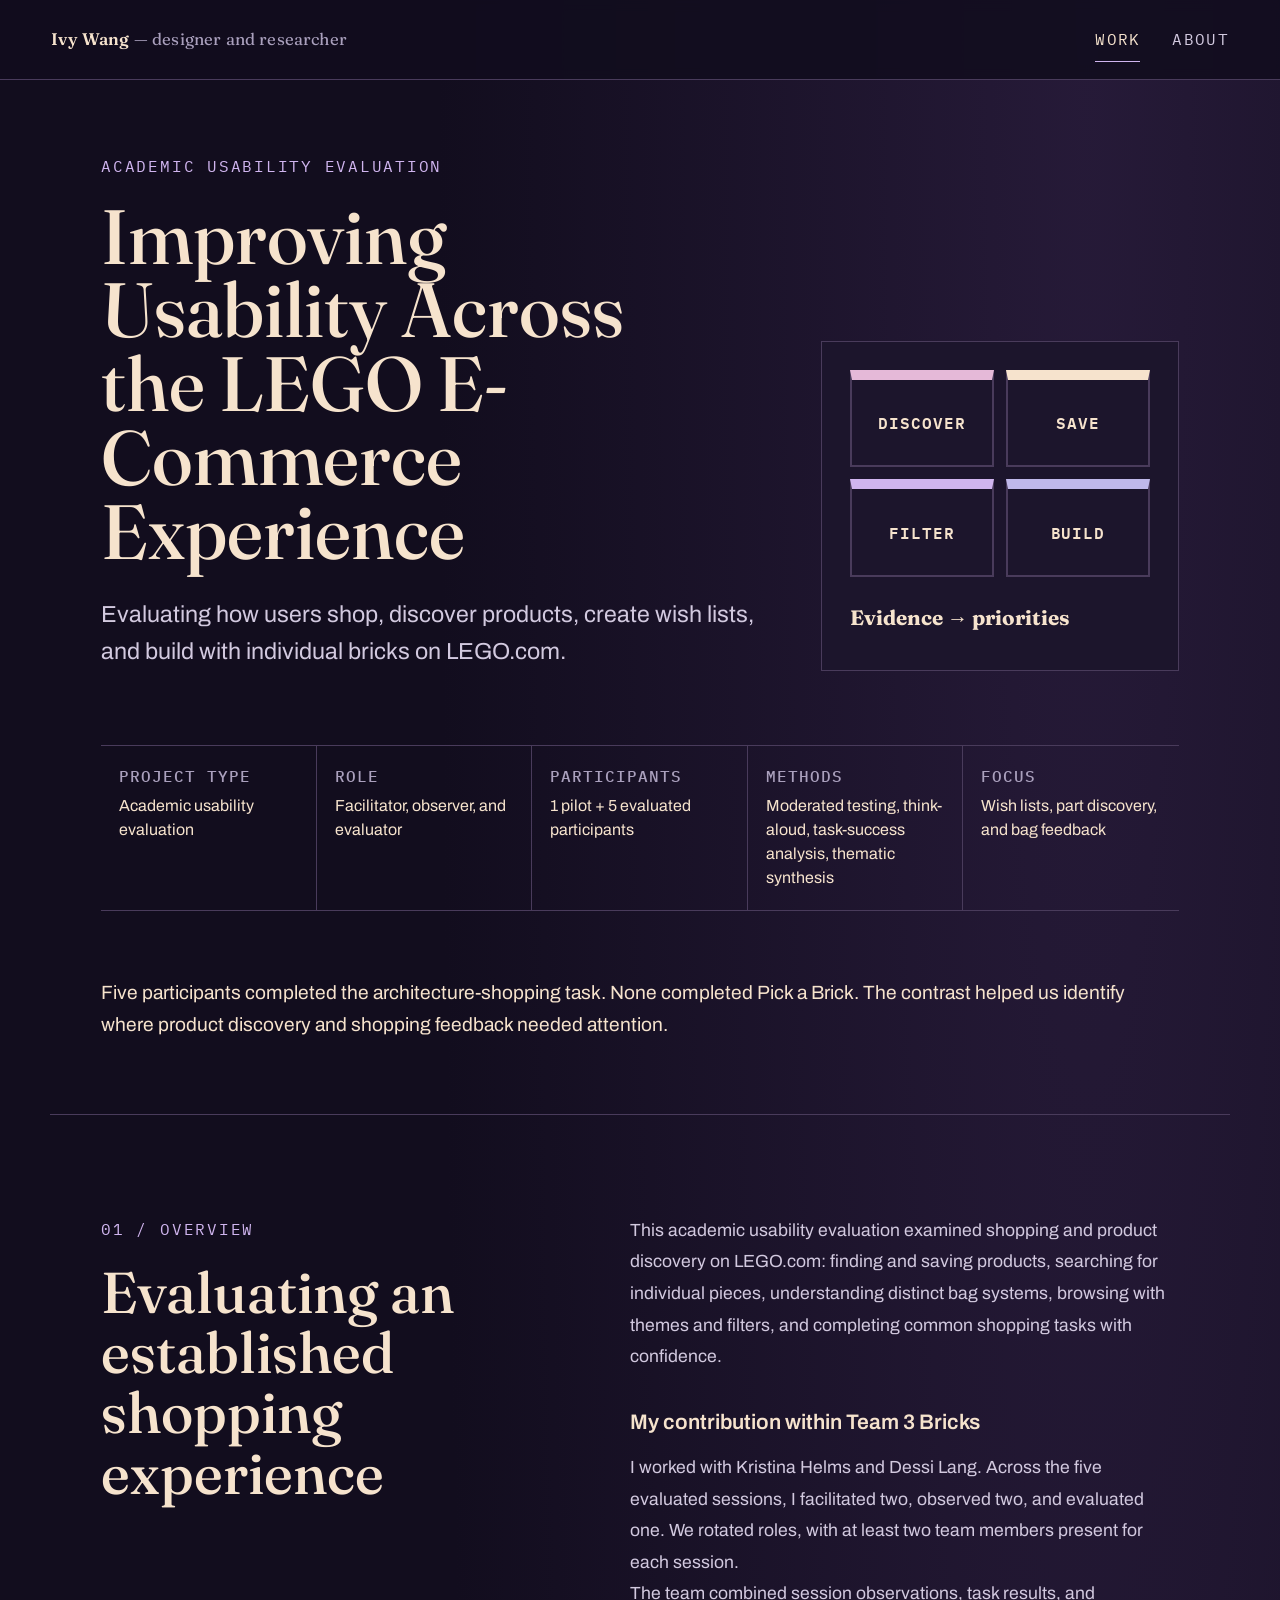
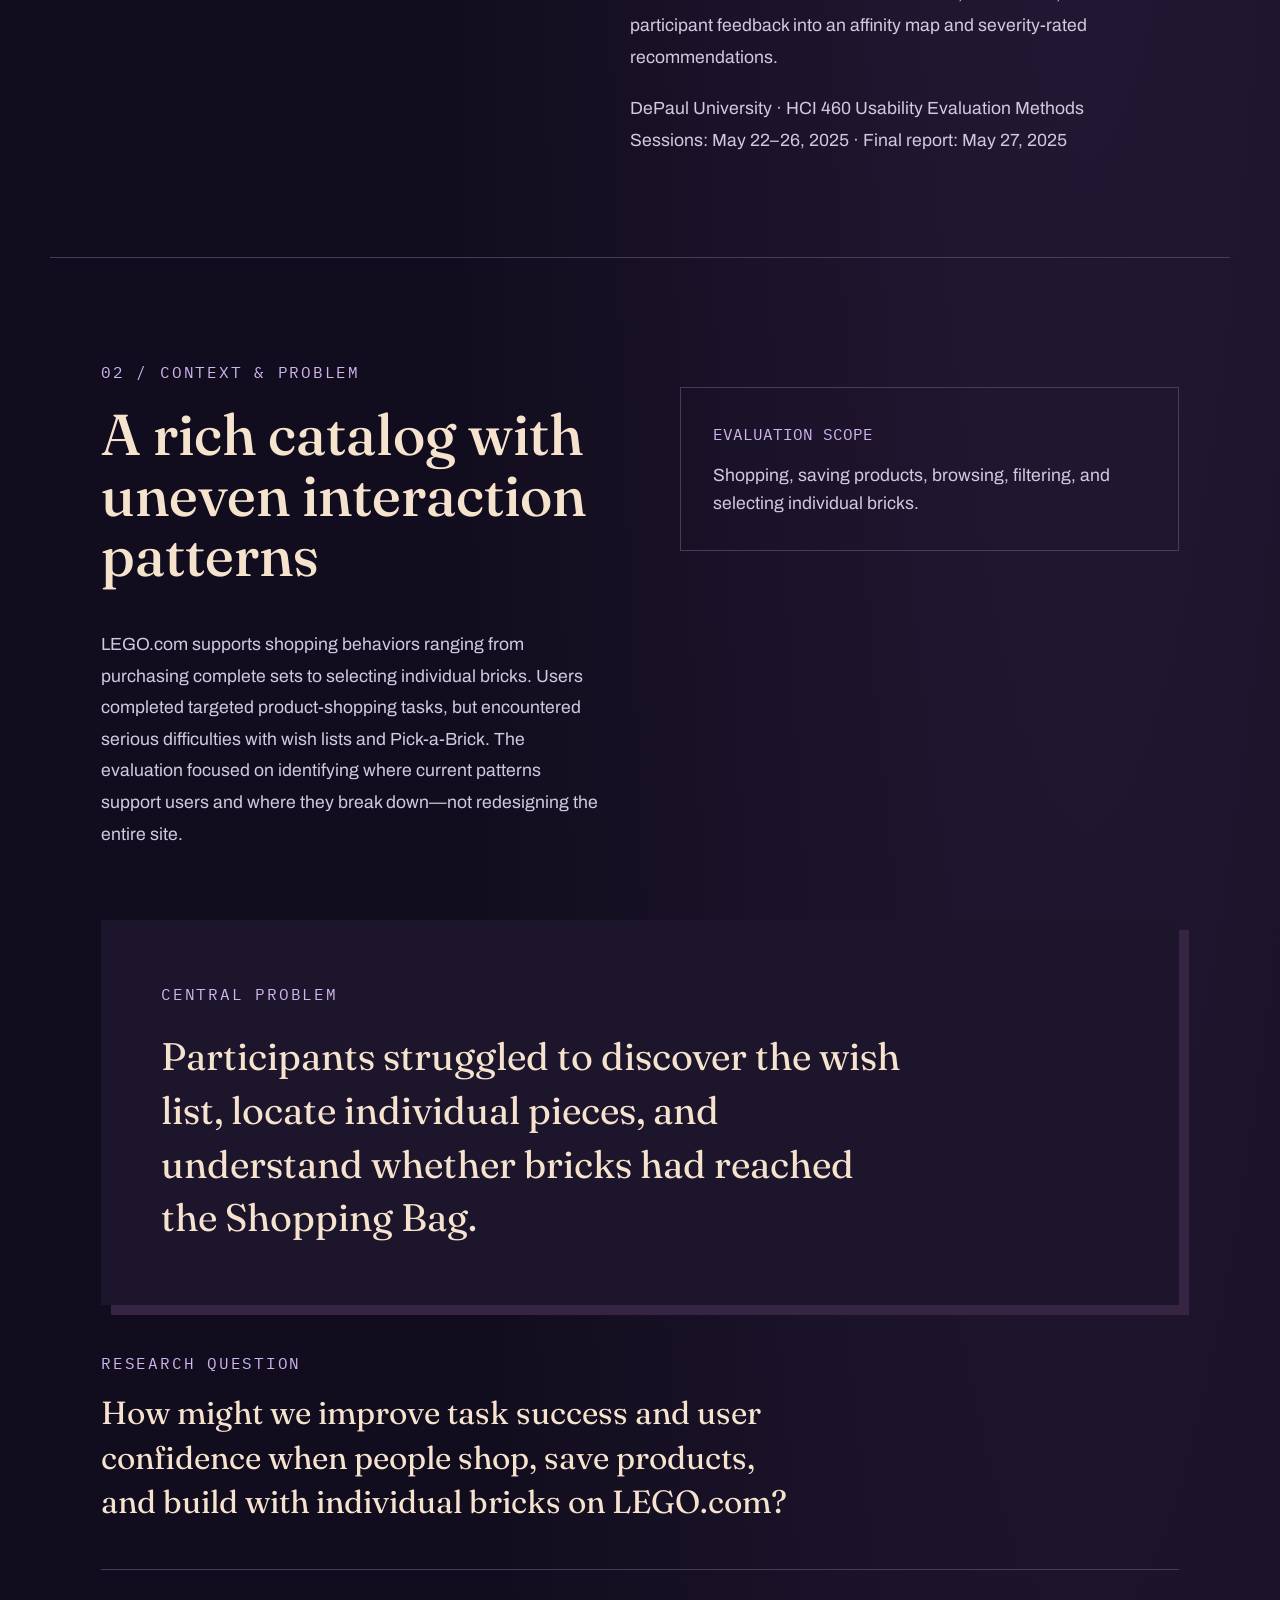
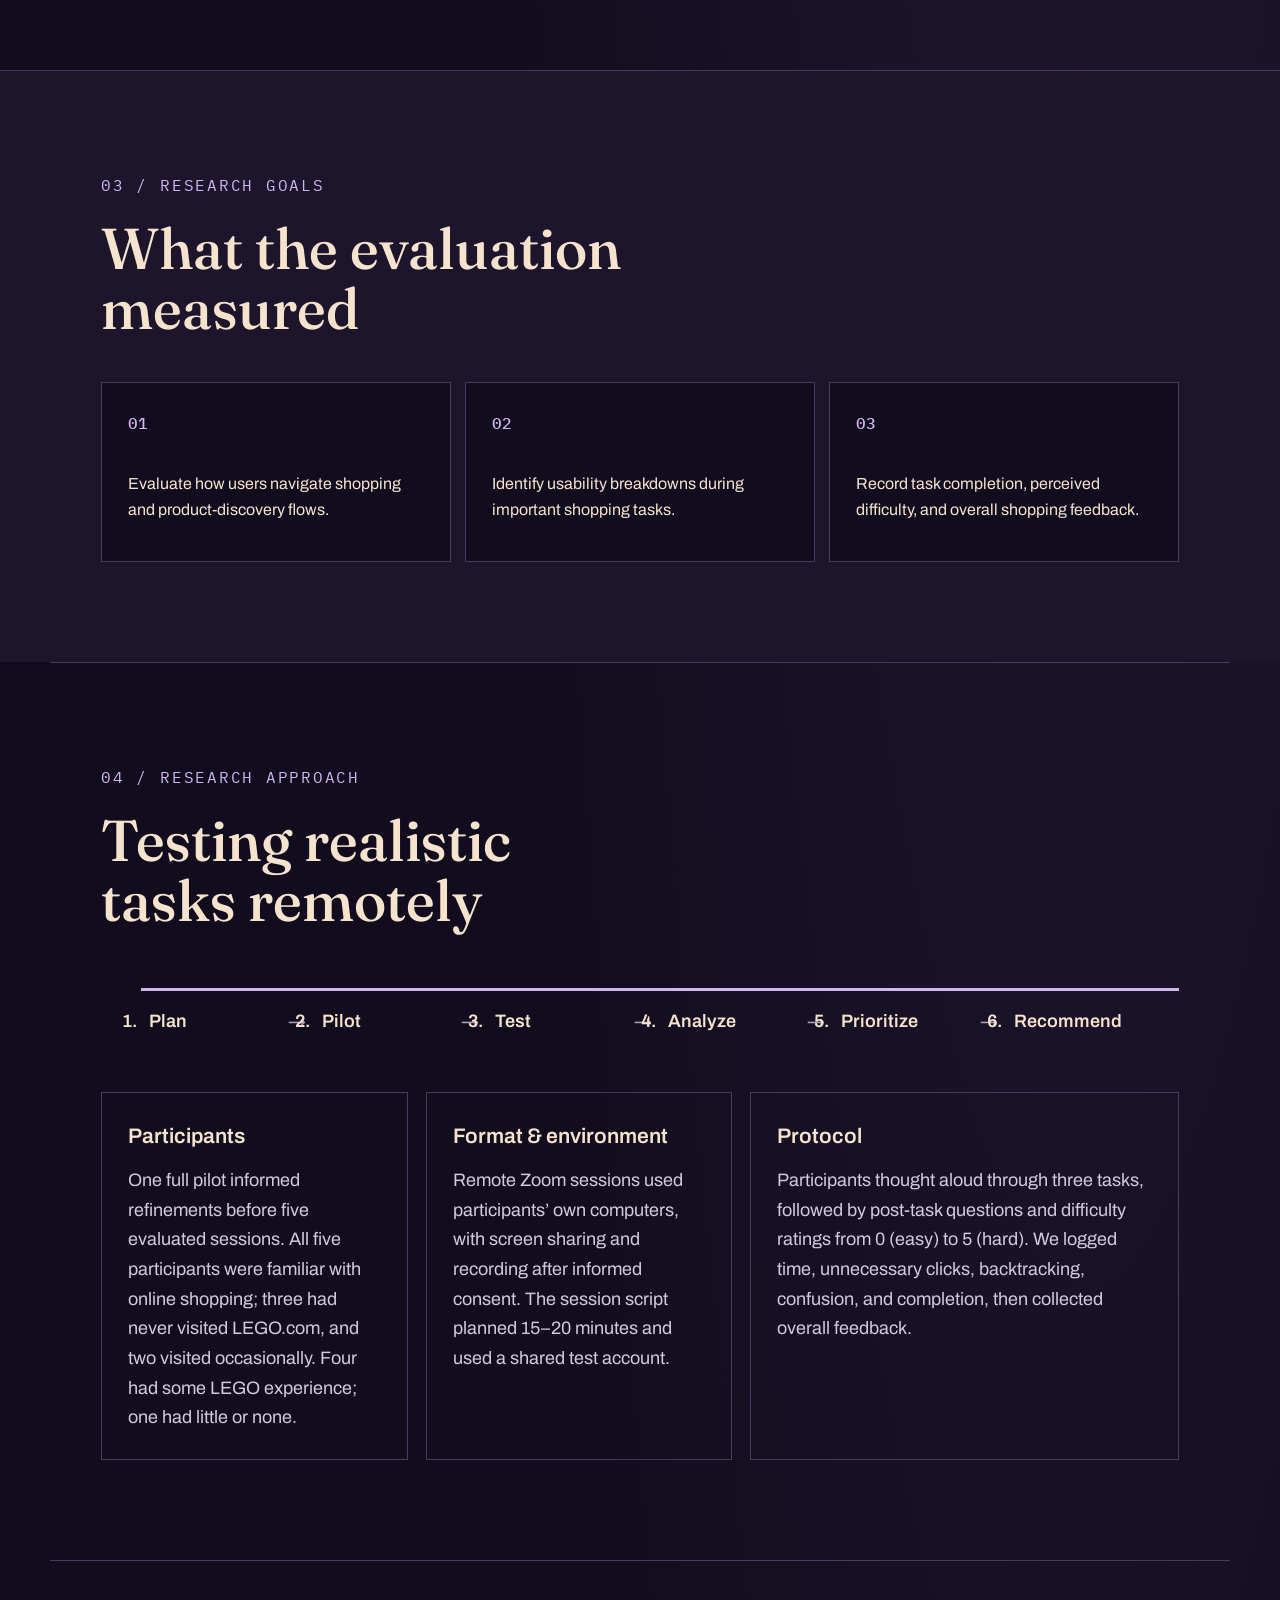
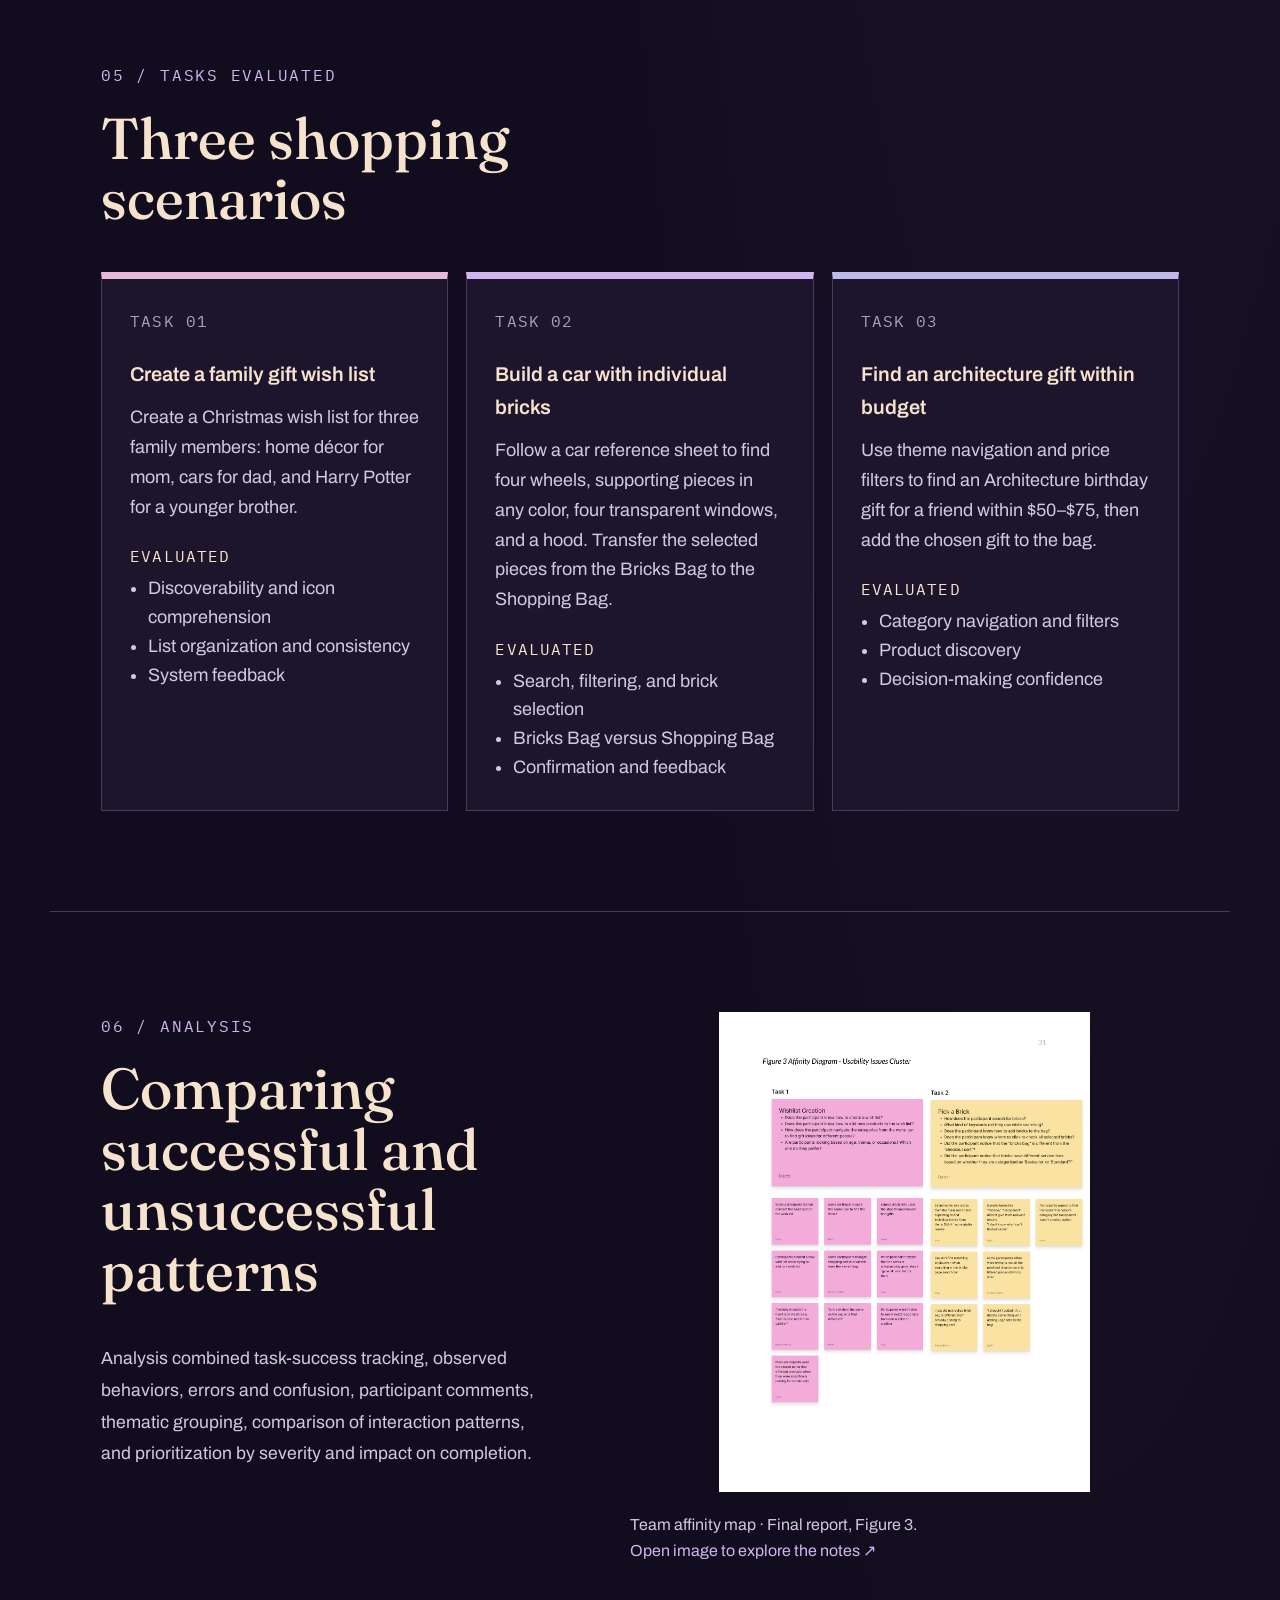
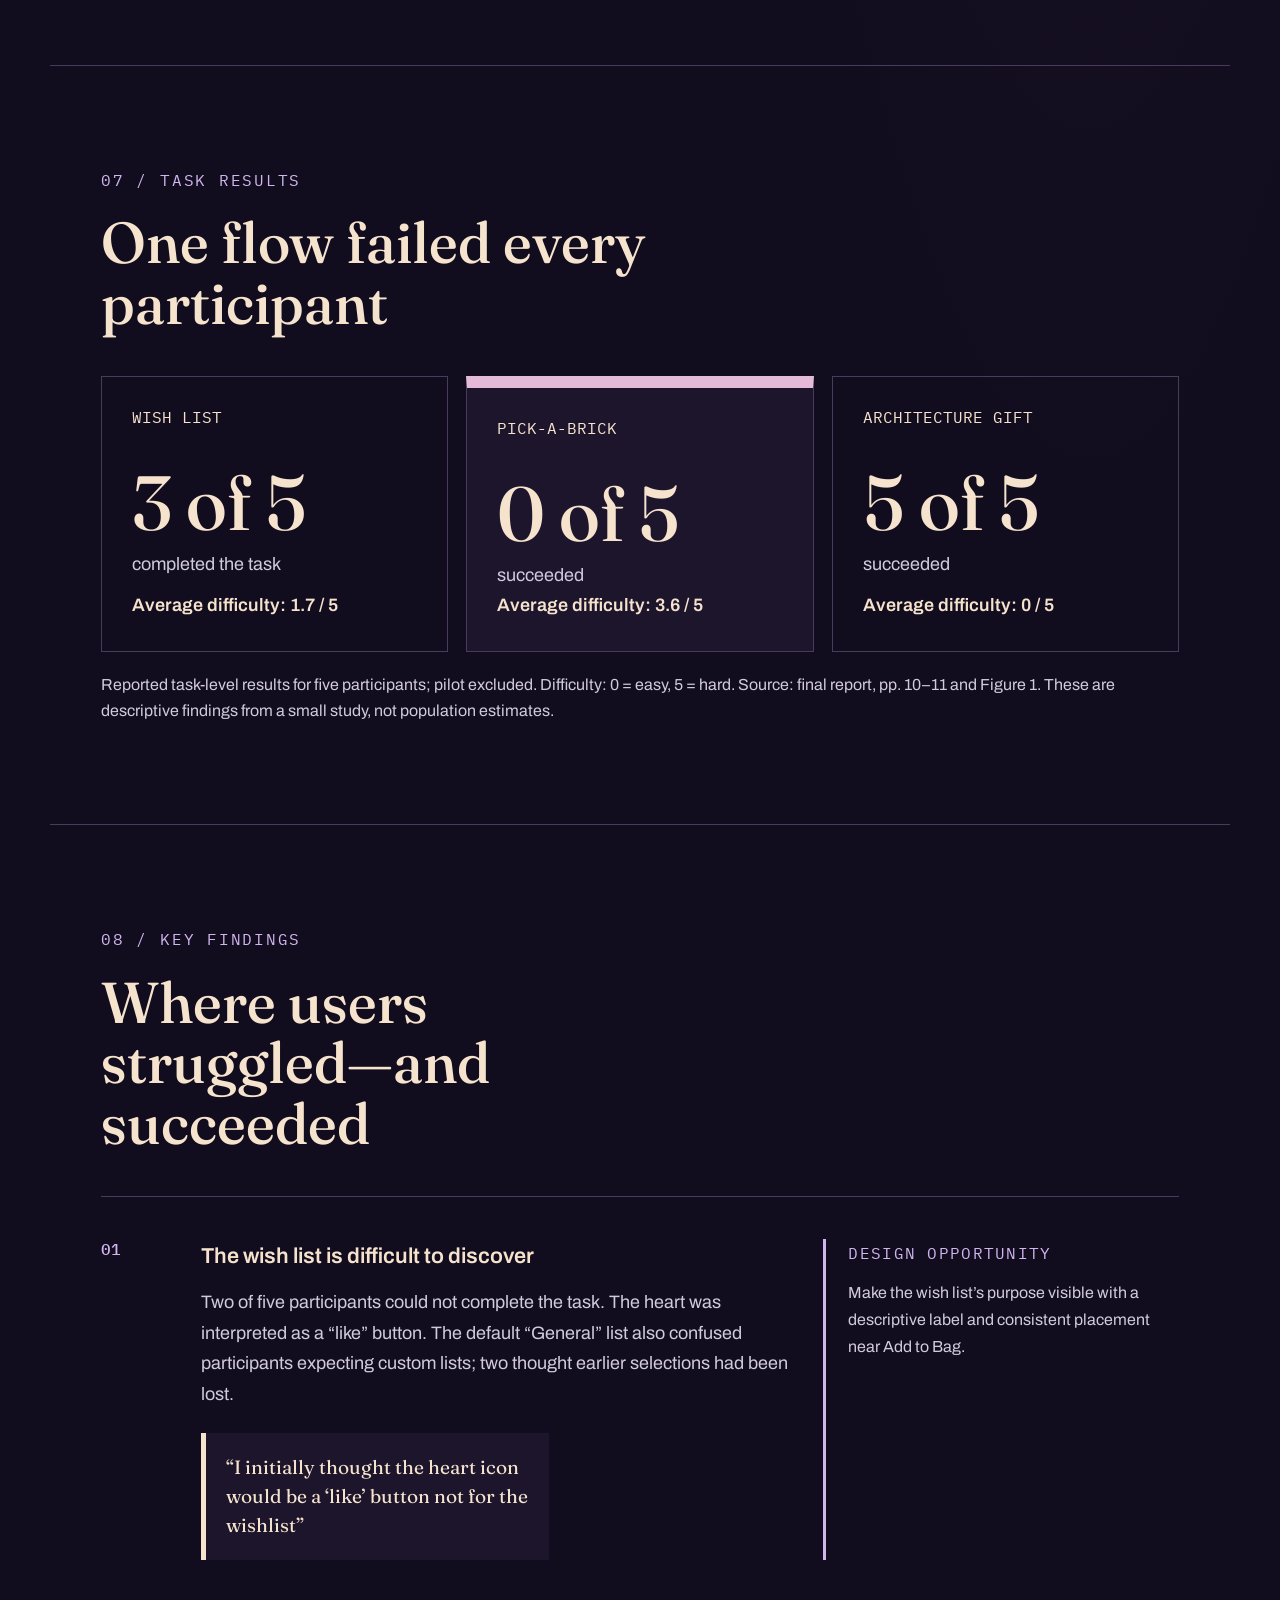
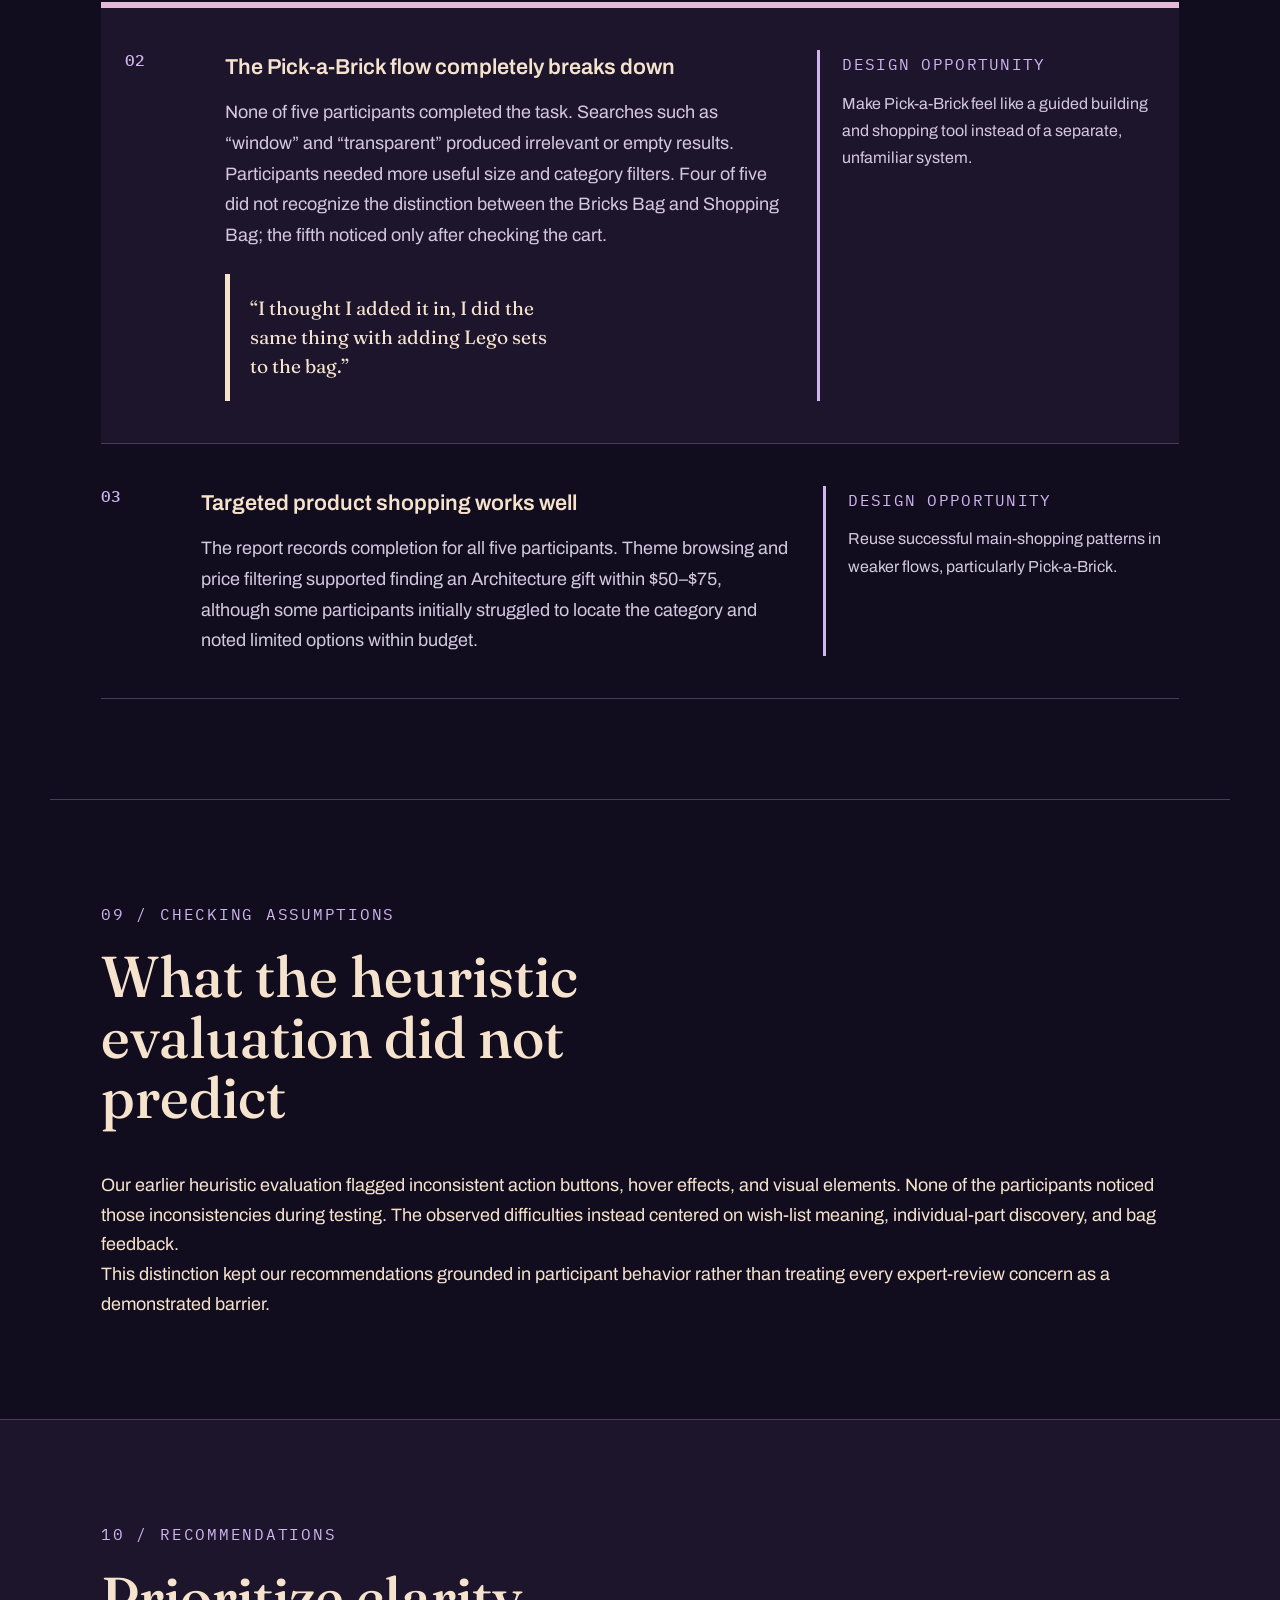
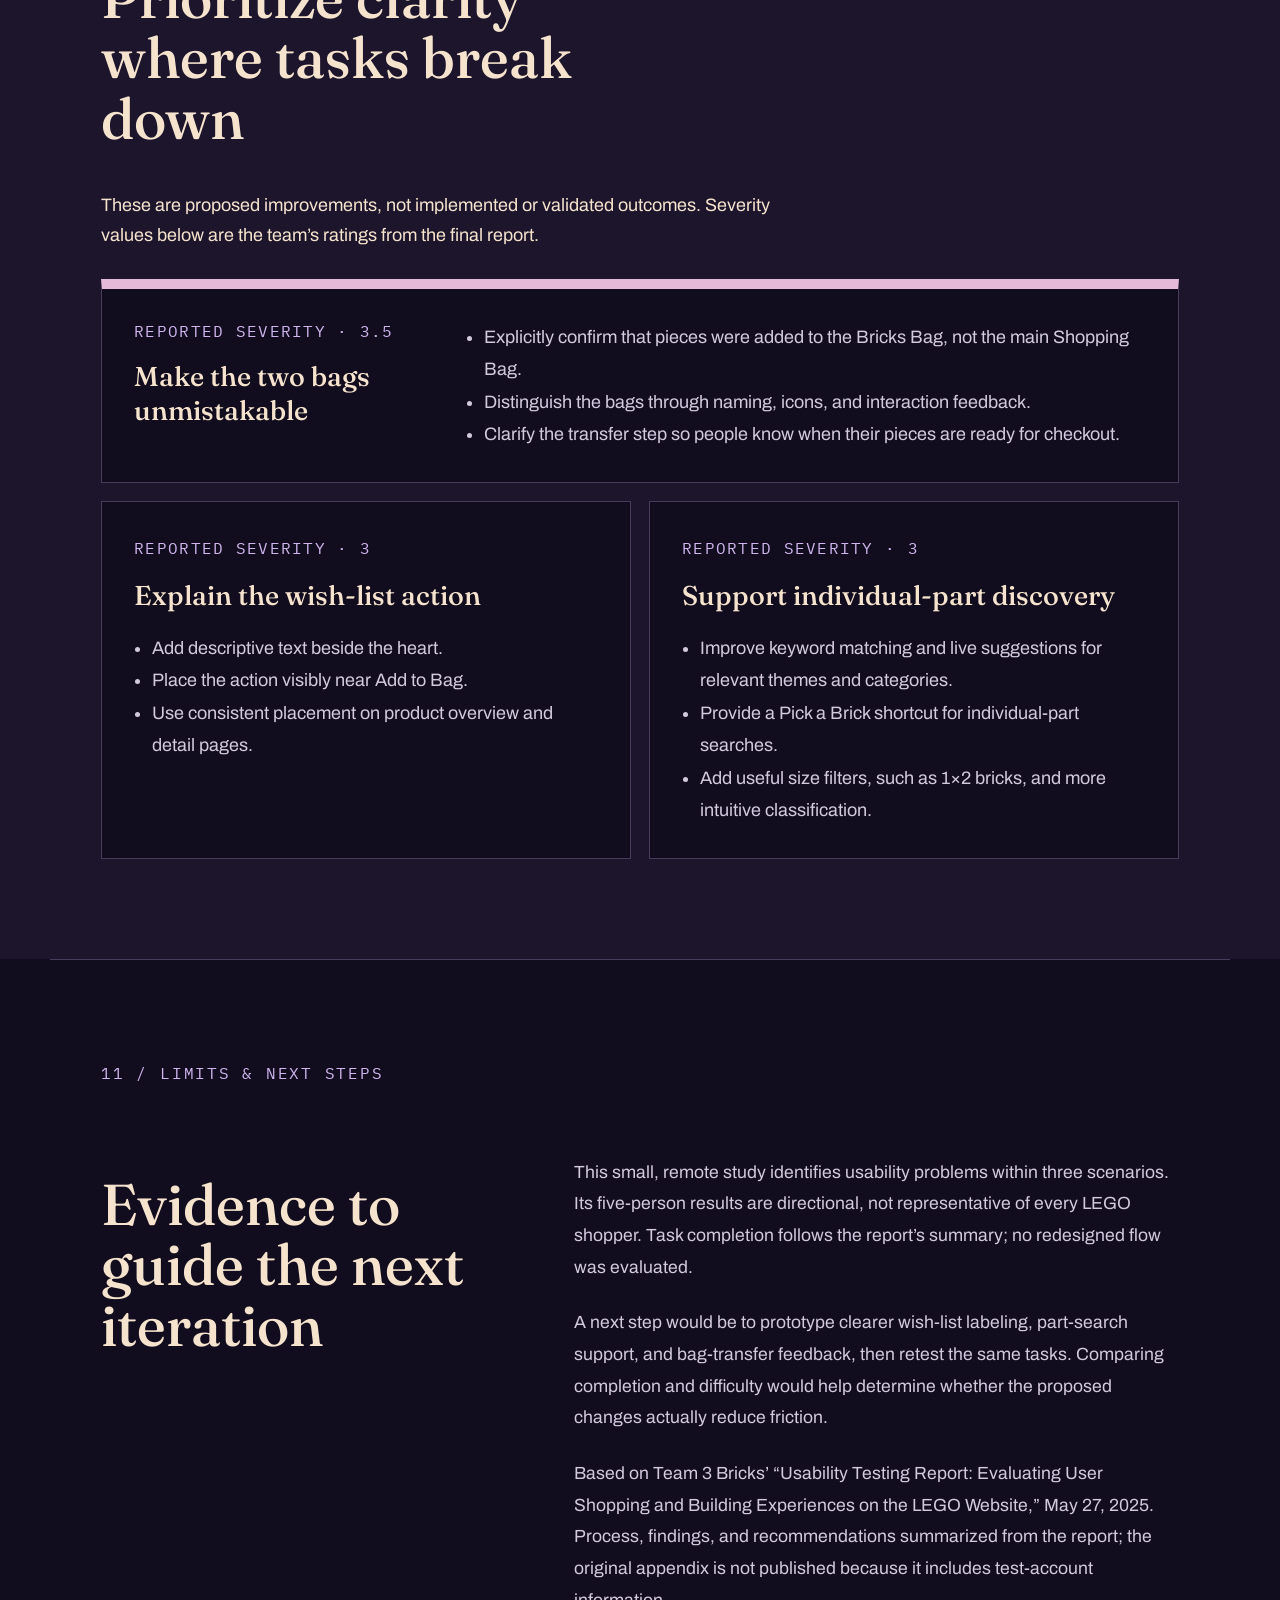
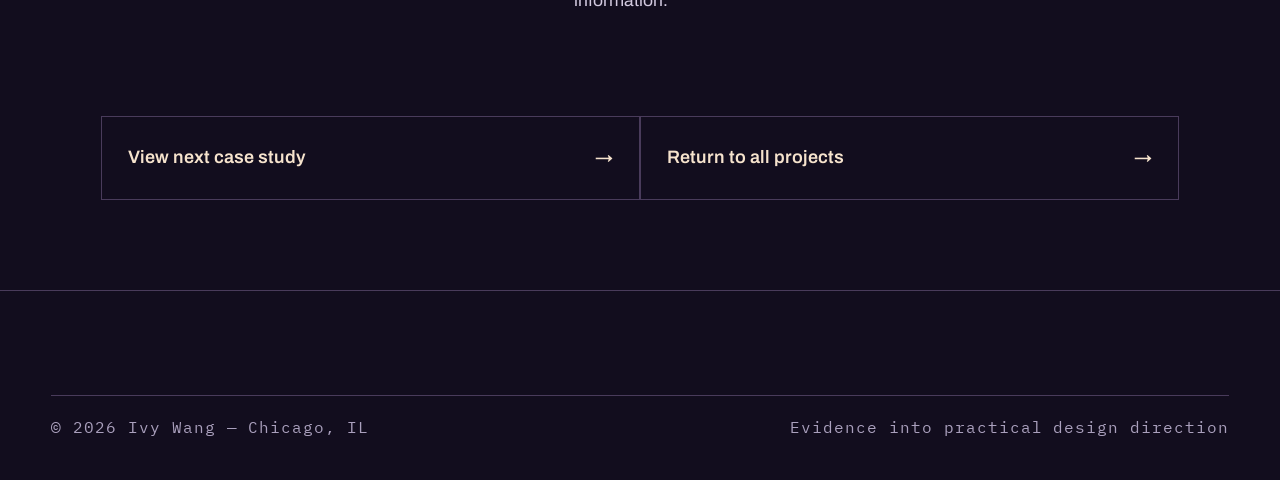
<file: lego-case-study.html>
<!DOCTYPE html>
<html lang="en">
<head>
<meta charset="UTF-8"><meta name="viewport" content="width=device-width, initial-scale=1.0">
<meta name="description" content="Usability evaluation case study of shopping, wish lists, product discovery, and Pick-a-Brick on LEGO.com.">
<title>Improving the LEGO E-Commerce Experience — Ivy Wang</title>
<link rel="stylesheet" href="styles.css?v=responsive-2"><link rel="stylesheet" href="case-study.css?v=responsive-2"><link rel="stylesheet" href="lego-case-study.css?v=report-1">
<link rel="stylesheet" href="case-theme.css?v=responsive-2"></head>
<body data-page="research">
<a class="skip-link" href="#main-content">Skip to main content</a>
<nav class="site-nav" aria-label="Primary navigation"><a href="index.html" class="mark">Ivy Wang<span> — archive</span></a><button class="nav-toggle" aria-expanded="false" aria-controls="nav-links">Menu</button><ul class="nav-links" id="nav-links"><li><a href="index.html#project-index" data-page="work">Work</a></li><li><a href="research.html" data-page="research">Research</a></li><li><a href="about.html" data-page="about">About</a></li></ul></nav>
<main id="main-content">
  <header class="cs-hero lego-hero">
    <div class="cs-hero-copy"><span class="cs-kicker">Academic usability evaluation</span><h1>Improving Usability Across the LEGO E-Commerce Experience</h1><p class="cs-lede">Evaluating how users shop, discover products, create wish lists, and build with individual bricks on LEGO.com.</p></div>
    <div class="commerce-visual" role="img" aria-label="Abstract e-commerce interface showing product discovery, saving, filtering, and shopping bag steps"><span>Discover</span><span>Save</span><span>Filter</span><span>Build</span><strong>Evidence → priorities</strong></div>
    <dl class="project-facts"><div><dt>Project type</dt><dd>Academic usability evaluation</dd></div><div><dt>Role</dt><dd>Facilitator, observer, and evaluator</dd></div><div><dt>Participants</dt><dd>1 pilot + 5 evaluated participants</dd></div><div><dt>Methods</dt><dd>Moderated testing, think-aloud, task-success analysis, thematic synthesis</dd></div><div><dt>Focus</dt><dd>Wish lists, part discovery, and bag feedback</dd></div></dl>
    <p class="hero-takeaway">Five participants completed the architecture-shopping task. None completed Pick a Brick. The contrast helped us identify where product discovery and shopping feedback needed attention.</p>
  </header>

  <section class="cs-section overview-grid" aria-labelledby="overview"><div><span class="section-number">01 / Overview</span><h2 id="overview">Evaluating an established shopping experience</h2></div><div class="prose"><p>This academic usability evaluation examined shopping and product discovery on LEGO.com: finding and saving products, searching for individual pieces, understanding distinct bag systems, browsing with themes and filters, and completing common shopping tasks with confidence.</p><h3>My contribution within Team 3 Bricks</h3><p>I worked with Kristina Helms and Dessi Lang. Across the five evaluated sessions, I facilitated two, observed two, and evaluated one. We rotated roles, with at least two team members present for each session.</p><p>The team combined session observations, task results, and participant feedback into an affinity map and severity-rated recommendations.</p><p class="lego-source-note">DePaul University · HCI 460 Usability Evaluation Methods<br>Sessions: May 22–26, 2025 · Final report: May 27, 2025</p></div></section>

  <section class="cs-section" aria-labelledby="context"><span class="section-number">02 / Context &amp; problem</span><div class="split"><div><h2 id="context">A rich catalog with uneven interaction patterns</h2><p>LEGO.com supports shopping behaviors ranging from purchasing complete sets to selecting individual bricks. Users completed targeted product-shopping tasks, but encountered serious difficulties with wish lists and Pick-a-Brick. The evaluation focused on identifying where current patterns support users and where they break down—not redesigning the entire site.</p></div><div class="context-note"><strong>Evaluation scope</strong><p>Shopping, saving products, browsing, filtering, and selecting individual bricks.</p></div></div><div class="problem-callout lego-problem"><span>Central problem</span><p>Participants struggled to discover the wish list, locate individual pieces, and understand whether bricks had reached the Shopping Bag.</p></div><div class="research-question"><span>Research question</span><h3>How might we improve task success and user confidence when people shop, save products, and build with individual bricks on LEGO.com?</h3></div></section>

  <section class="cs-section tinted" aria-labelledby="goals"><span class="section-number">03 / Research goals</span><h2 id="goals">What the evaluation measured</h2><div class="three-cards"><article><span>01</span><p>Evaluate how users navigate shopping and product-discovery flows.</p></article><article><span>02</span><p>Identify usability breakdowns during important shopping tasks.</p></article><article><span>03</span><p>Record task completion, perceived difficulty, and overall shopping feedback.</p></article></div></section>

  <section class="cs-section" aria-labelledby="approach"><span class="section-number">04 / Research approach</span><h2 id="approach">Testing realistic tasks remotely</h2><ol class="process-flow lego-flow" aria-label="Research process"><li>Plan</li><li>Pilot</li><li>Test</li><li>Analyze</li><li>Prioritize</li><li>Recommend</li></ol><div class="method-grid"><article><h3>Participants</h3><p>One full pilot informed refinements before five evaluated sessions. All five participants were familiar with online shopping; three had never visited LEGO.com, and two visited occasionally. Four had some LEGO experience; one had little or none.</p></article><article><h3>Format &amp; environment</h3><p>Remote Zoom sessions used participants’ own computers, with screen sharing and recording after informed consent. The session script planned 15–20 minutes and used a shared test account.</p></article><article><h3>Protocol</h3><p>Participants thought aloud through three tasks, followed by post-task questions and difficulty ratings from 0 (easy) to 5 (hard). We logged time, unnecessary clicks, backtracking, confusion, and completion, then collected overall feedback.</p></article></div></section>

  <section class="cs-section" aria-labelledby="tasks"><span class="section-number">05 / Tasks evaluated</span><h2 id="tasks">Three shopping scenarios</h2><div class="task-cards"><article><span>Task 01</span><h3>Create a family gift wish list</h3><p>Create a Christmas wish list for three family members: home décor for mom, cars for dad, and Harry Potter for a younger brother.</p><strong>Evaluated</strong><ul><li>Discoverability and icon comprehension</li><li>List organization and consistency</li><li>System feedback</li></ul></article><article><span>Task 02</span><h3>Build a car with individual bricks</h3><p>Follow a car reference sheet to find four wheels, supporting pieces in any color, four transparent windows, and a hood. Transfer the selected pieces from the Bricks Bag to the Shopping Bag.</p><strong>Evaluated</strong><ul><li>Search, filtering, and brick selection</li><li>Bricks Bag versus Shopping Bag</li><li>Confirmation and feedback</li></ul></article><article><span>Task 03</span><h3>Find an architecture gift within budget</h3><p>Use theme navigation and price filters to find an Architecture birthday gift for a friend within $50–$75, then add the chosen gift to the bag.</p><strong>Evaluated</strong><ul><li>Category navigation and filters</li><li>Product discovery</li><li>Decision-making confidence</li></ul></article></div></section>

  <section class="cs-section analysis-section" aria-labelledby="analysis"><div><span class="section-number">06 / Analysis</span><h2 id="analysis">Comparing successful and unsuccessful patterns</h2><p>Analysis combined task-success tracking, observed behaviors, errors and confusion, participant comments, thematic grouping, comparison of interaction patterns, and prioritization by severity and impact on completion.</p></div><figure class="lego-artifact"><a href="assets/lego-affinity-map.png" target="_blank" rel="noopener noreferrer"><img src="assets/lego-affinity-map.png" alt="Team affinity map grouping observations about wish lists, Pick a Brick, searching, shopping, and filters." loading="lazy" width="1391" height="1800"></a><figcaption>Team affinity map · Final report, Figure 3. <span>Open image to explore the notes ↗</span></figcaption></figure></section>

  <section class="cs-section score-section" aria-labelledby="scores"><span class="section-number">07 / Task results</span><h2 id="scores">One flow failed every participant</h2><div class="scorecards"><article><span>Wish list</span><strong>3 of 5</strong><p>completed the task</p><em>Average difficulty: 1.7 / 5</em></article><article class="critical"><span>Pick-a-Brick</span><strong>0 of 5</strong><p>succeeded</p><em>Average difficulty: 3.6 / 5</em></article><article><span>Architecture gift</span><strong>5 of 5</strong><p>succeeded</p><em>Average difficulty: 0 / 5</em></article></div><p class="lego-source-note">Reported task-level results for five participants; pilot excluded. Difficulty: 0 = easy, 5 = hard. Source: final report, pp. 10–11 and Figure 1. These are descriptive findings from a small study, not population estimates.</p></section>

  <section class="cs-section insights lego-findings" aria-labelledby="findings"><span class="section-number">08 / Key findings</span><h2 id="findings">Where users struggled—and succeeded</h2>
    <article class="insight"><span class="insight-num">01</span><div><h3>The wish list is difficult to discover</h3><p>Two of five participants could not complete the task. The heart was interpreted as a “like” button. The default “General” list also confused participants expecting custom lists; two thought earlier selections had been lost.</p><blockquote class="participant-quote">“I initially thought the heart icon would be a ‘like’ button not for the wishlist”</blockquote></div><aside><strong>Design opportunity</strong><p>Make the wish list’s purpose visible with a descriptive label and consistent placement near Add to Bag.</p></aside></article>
    <article class="insight critical-finding"><span class="insight-num">02</span><div><h3>The Pick-a-Brick flow completely breaks down</h3><p>None of five participants completed the task. Searches such as “window” and “transparent” produced irrelevant or empty results. Participants needed more useful size and category filters. Four of five did not recognize the distinction between the Bricks Bag and Shopping Bag; the fifth noticed only after checking the cart.</p><blockquote class="participant-quote">“I thought I added it in, I did the same thing with adding Lego sets to the bag.”</blockquote></div><aside><strong>Design opportunity</strong><p>Make Pick-a-Brick feel like a guided building and shopping tool instead of a separate, unfamiliar system.</p></aside></article>
    <article class="insight"><span class="insight-num">03</span><div><h3>Targeted product shopping works well</h3><p>The report records completion for all five participants. Theme browsing and price filtering supported finding an Architecture gift within $50–$75, although some participants initially struggled to locate the category and noted limited options within budget.</p></div><aside><strong>Design opportunity</strong><p>Reuse successful main-shopping patterns in weaker flows, particularly Pick-a-Brick.</p></aside></article>
  </section>

  <section class="cs-section" aria-labelledby="assumptions"><span class="section-number">09 / Checking assumptions</span><h2 id="assumptions">What the heuristic evaluation did not predict</h2><p>Our earlier heuristic evaluation flagged inconsistent action buttons, hover effects, and visual elements. None of the participants noticed those inconsistencies during testing. The observed difficulties instead centered on wish-list meaning, individual-part discovery, and bag feedback.</p><p>This distinction kept our recommendations grounded in participant behavior rather than treating every expert-review concern as a demonstrated barrier.</p></section>

  <section class="cs-section tinted priorities" aria-labelledby="recommendations"><span class="section-number">10 / Recommendations</span><h2 id="recommendations">Prioritize clarity where tasks break down</h2><p>These are proposed improvements, not implemented or validated outcomes. Severity values below are the team’s ratings from the final report.</p><article class="priority priority-one"><span>Reported severity · 3.5</span><h3>Make the two bags unmistakable</h3><ul><li>Explicitly confirm that pieces were added to the Bricks Bag, not the main Shopping Bag.</li><li>Distinguish the bags through naming, icons, and interaction feedback.</li><li>Clarify the transfer step so people know when their pieces are ready for checkout.</li></ul></article><div class="priority-pair"><article class="priority"><span>Reported severity · 3</span><h3>Explain the wish-list action</h3><ul><li>Add descriptive text beside the heart.</li><li>Place the action visibly near Add to Bag.</li><li>Use consistent placement on product overview and detail pages.</li></ul></article><article class="priority"><span>Reported severity · 3</span><h3>Support individual-part discovery</h3><ul><li>Improve keyword matching and live suggestions for relevant themes and categories.</li><li>Provide a Pick a Brick shortcut for individual-part searches.</li><li>Add useful size filters, such as 1×2 bricks, and more intuitive classification.</li></ul></article></div></section>

  <section class="cs-section reflection lego-reflection" aria-labelledby="reflection"><span class="section-number">11 / Limits &amp; next steps</span><h2 id="reflection">Evidence to guide the next iteration</h2><div><p>This small, remote study identifies usability problems within three scenarios. Its five-person results are directional, not representative of every LEGO shopper. Task completion follows the report’s summary; no redesigned flow was evaluated.</p><p>A next step would be to prototype clearer wish-list labeling, part-search support, and bag-transfer feedback, then retest the same tasks. Comparing completion and difficulty would help determine whether the proposed changes actually reduce friction.</p><p class="lego-source-note">Based on Team 3 Bricks’ “Usability Testing Report: Evaluating User Shopping and Building Experiences on the LEGO Website,” May 27, 2025. Process, findings, and recommendations summarized from the report; the original appendix is not published because it includes test-account information.</p></div></section>
  <nav class="case-nav" aria-label="Case study navigation"><a href="wellnut-case-study.html">View next case study <span>→</span></a><a href="index.html#project-index">Return to all projects <span>→</span></a></nav>
</main>
<footer class="site-footer"><div class="footer-bottom"><span>© <span data-year></span> Ivy Wang — Chicago, IL</span><span>Evidence into practical design direction</span></div></footer><script src="script.js?v=2"></script>
</body></html>
</file>
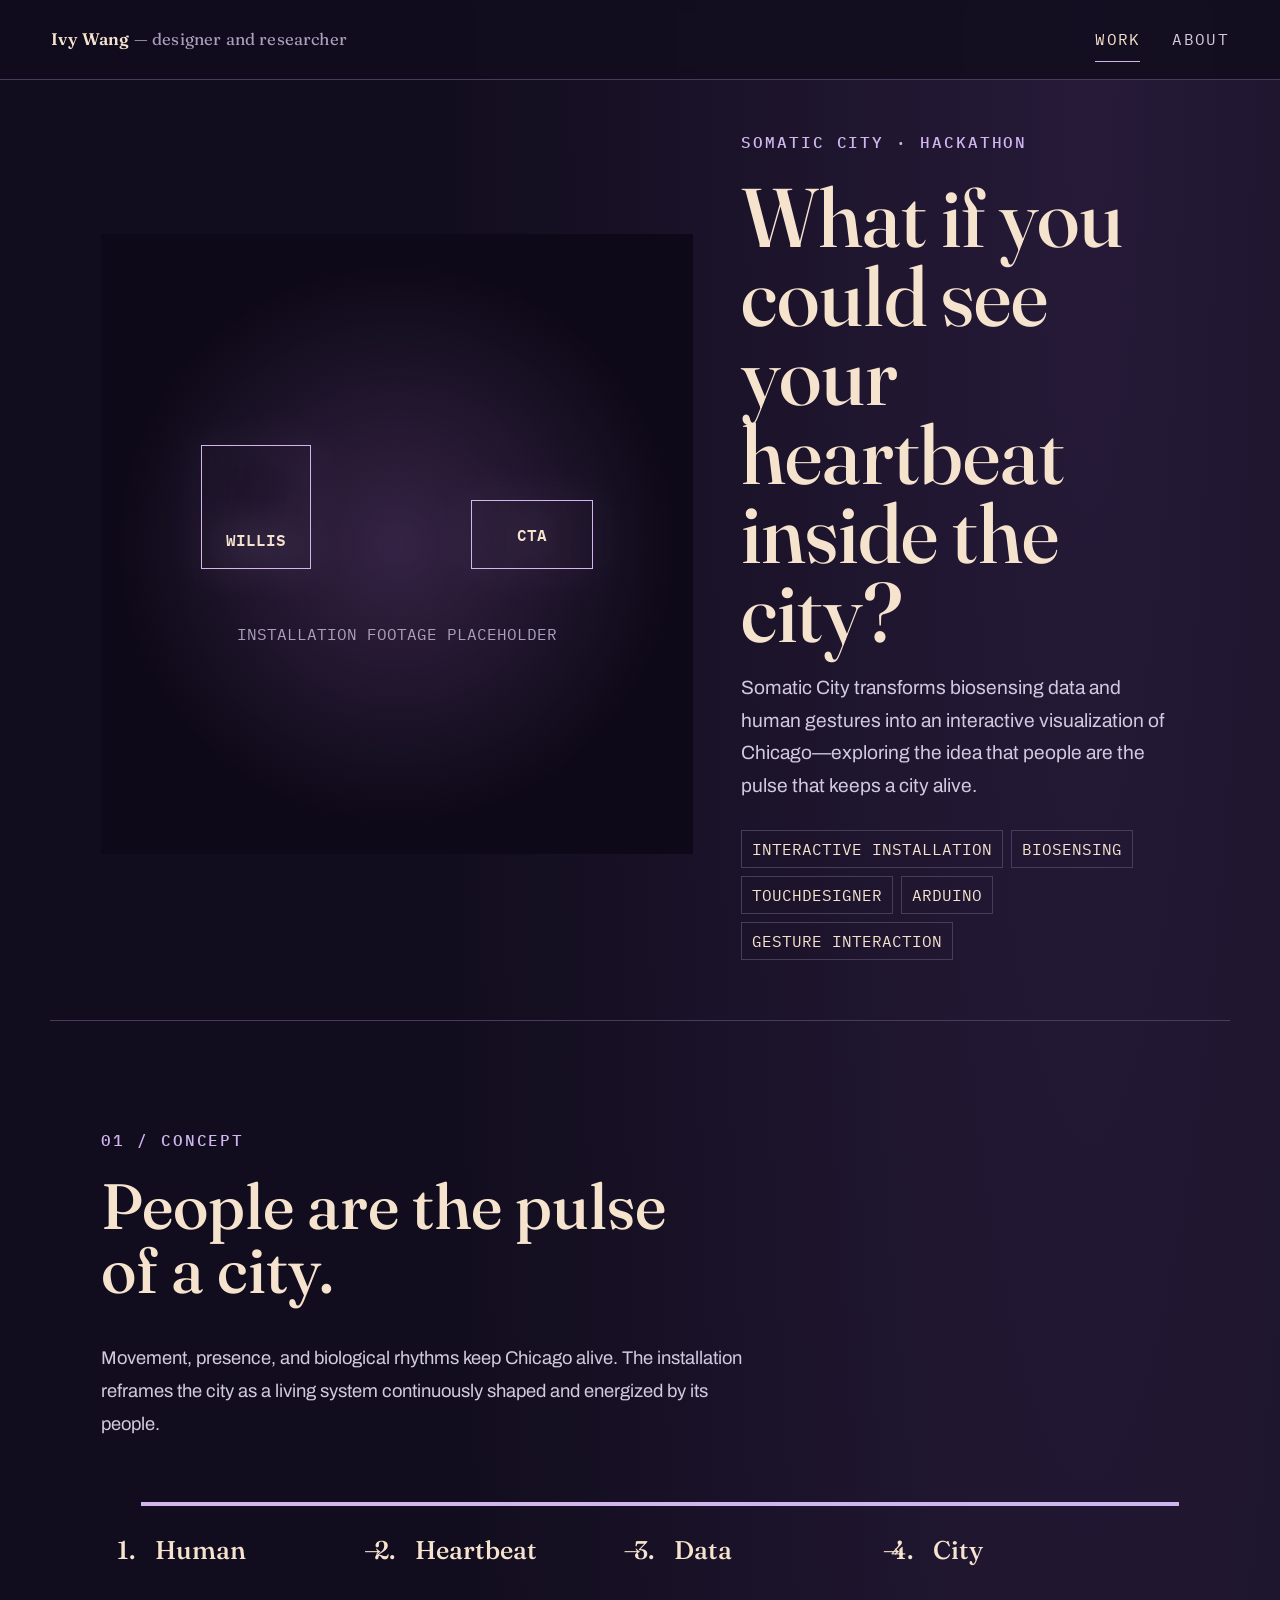
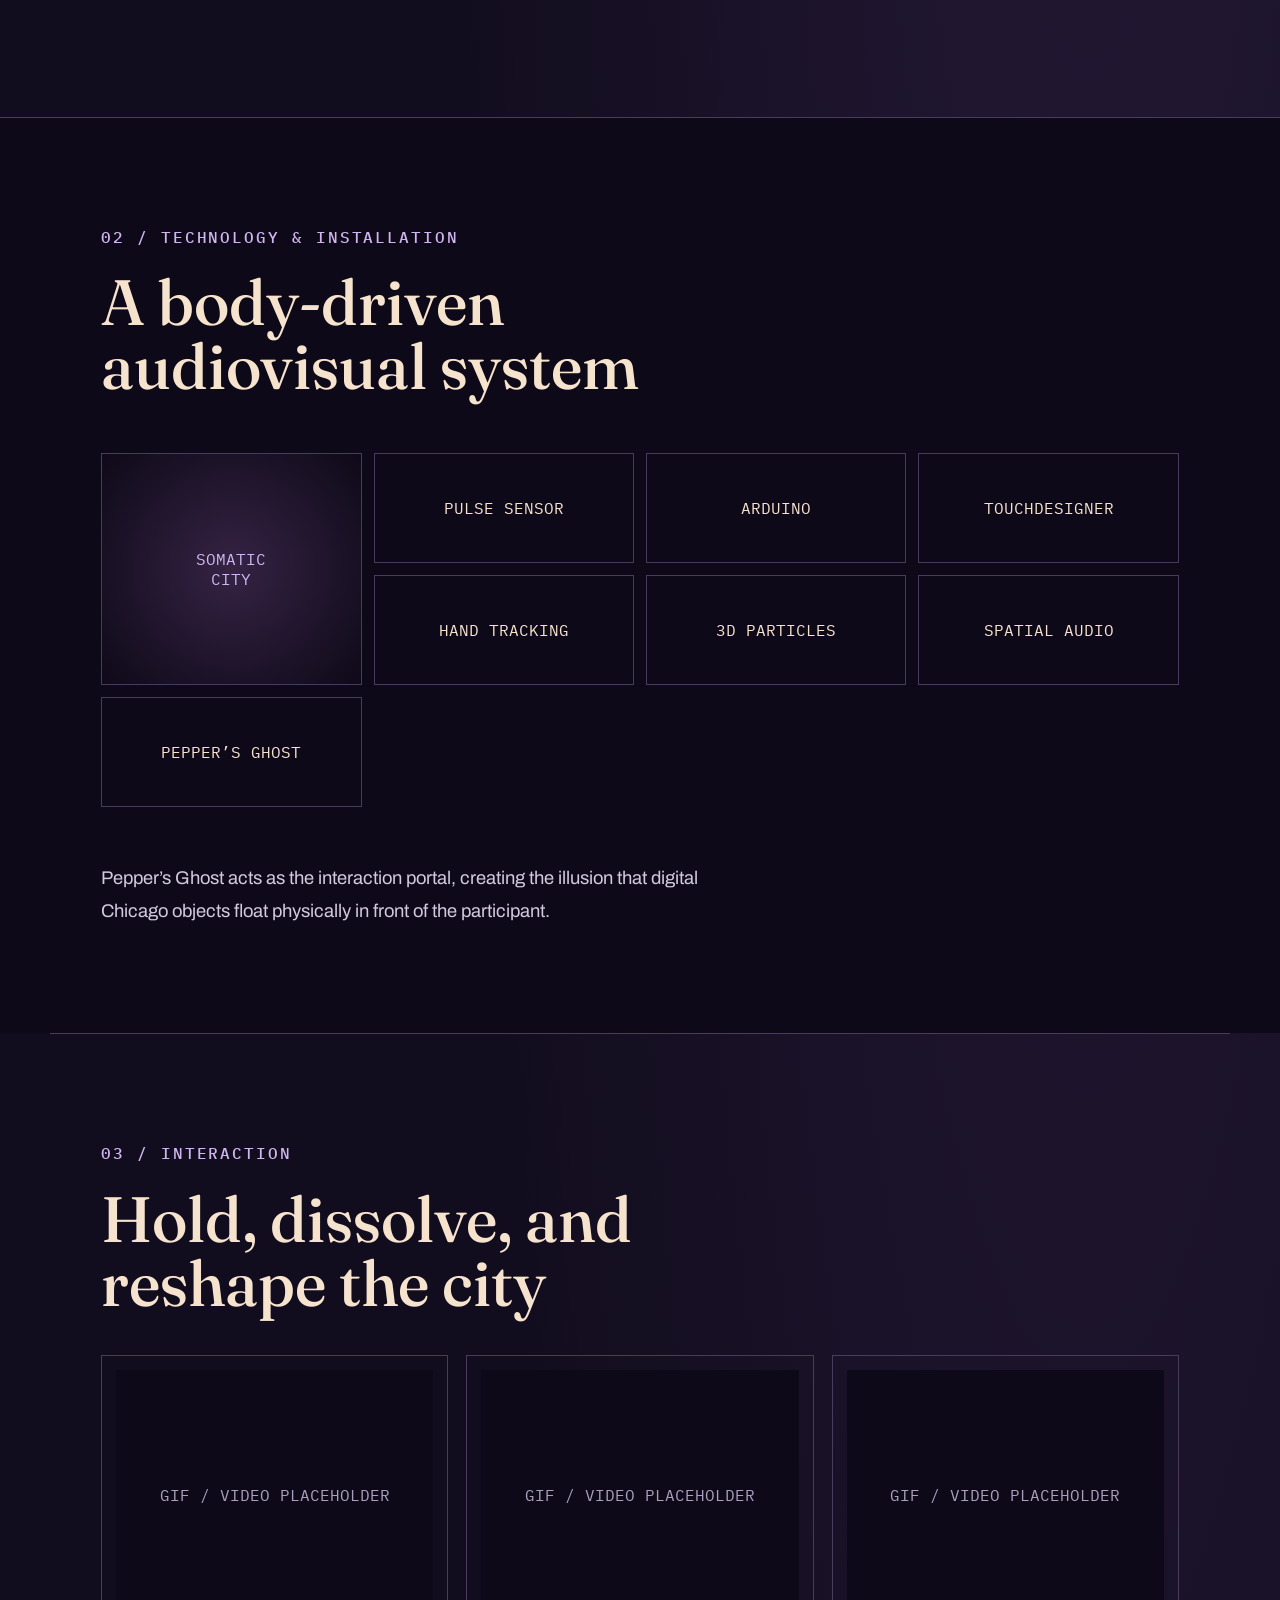
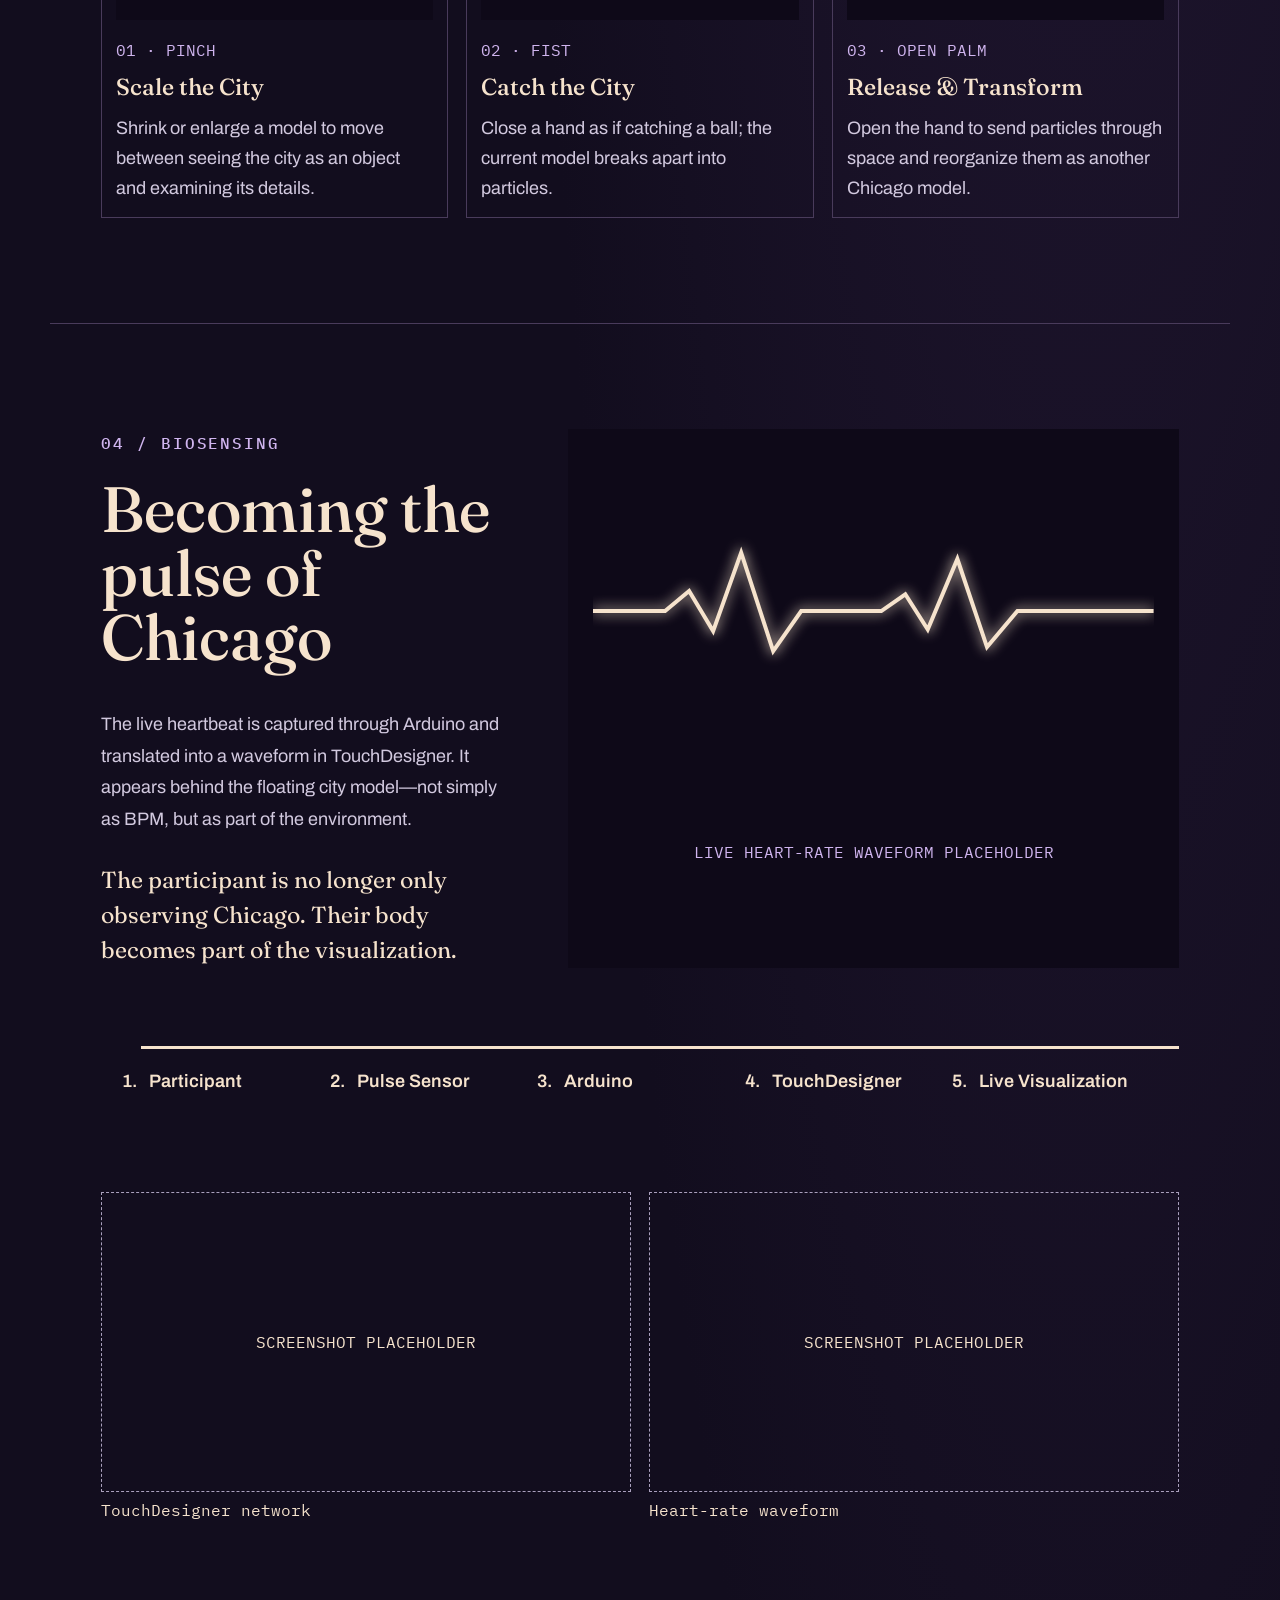
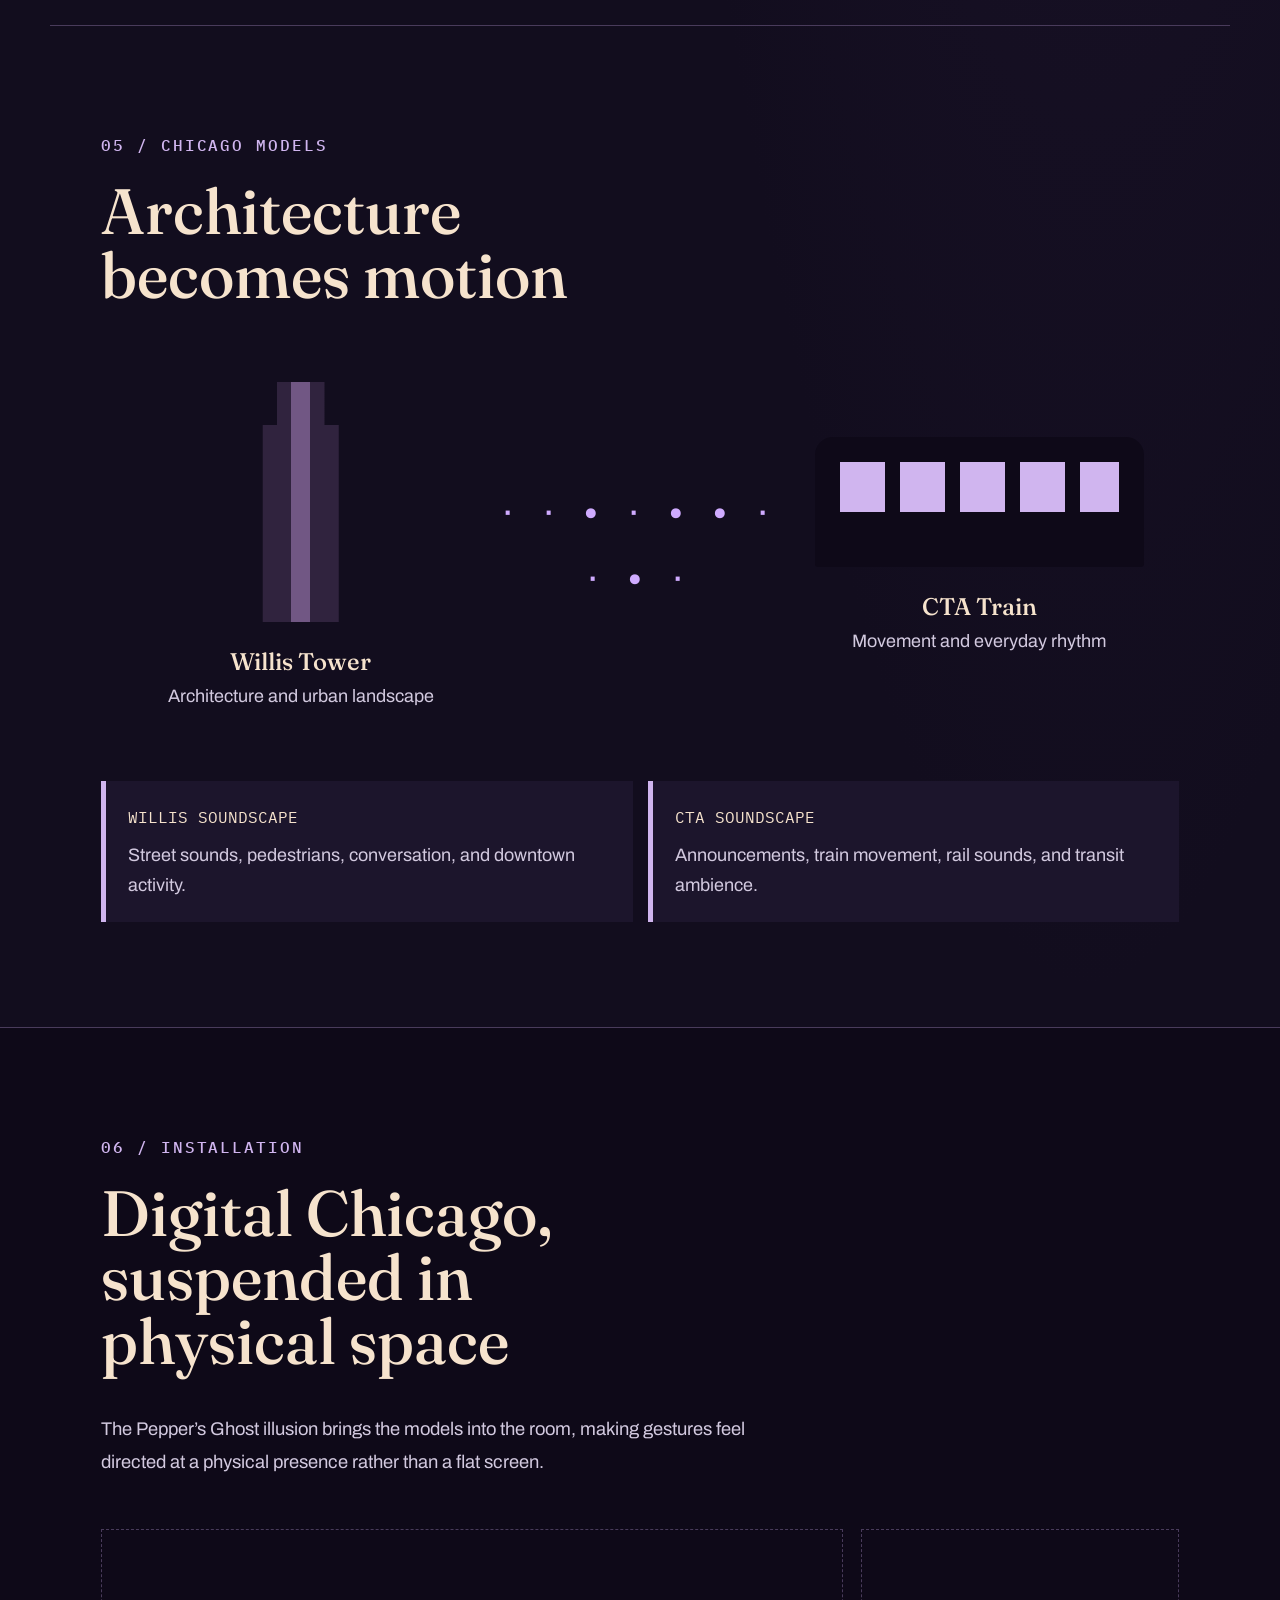
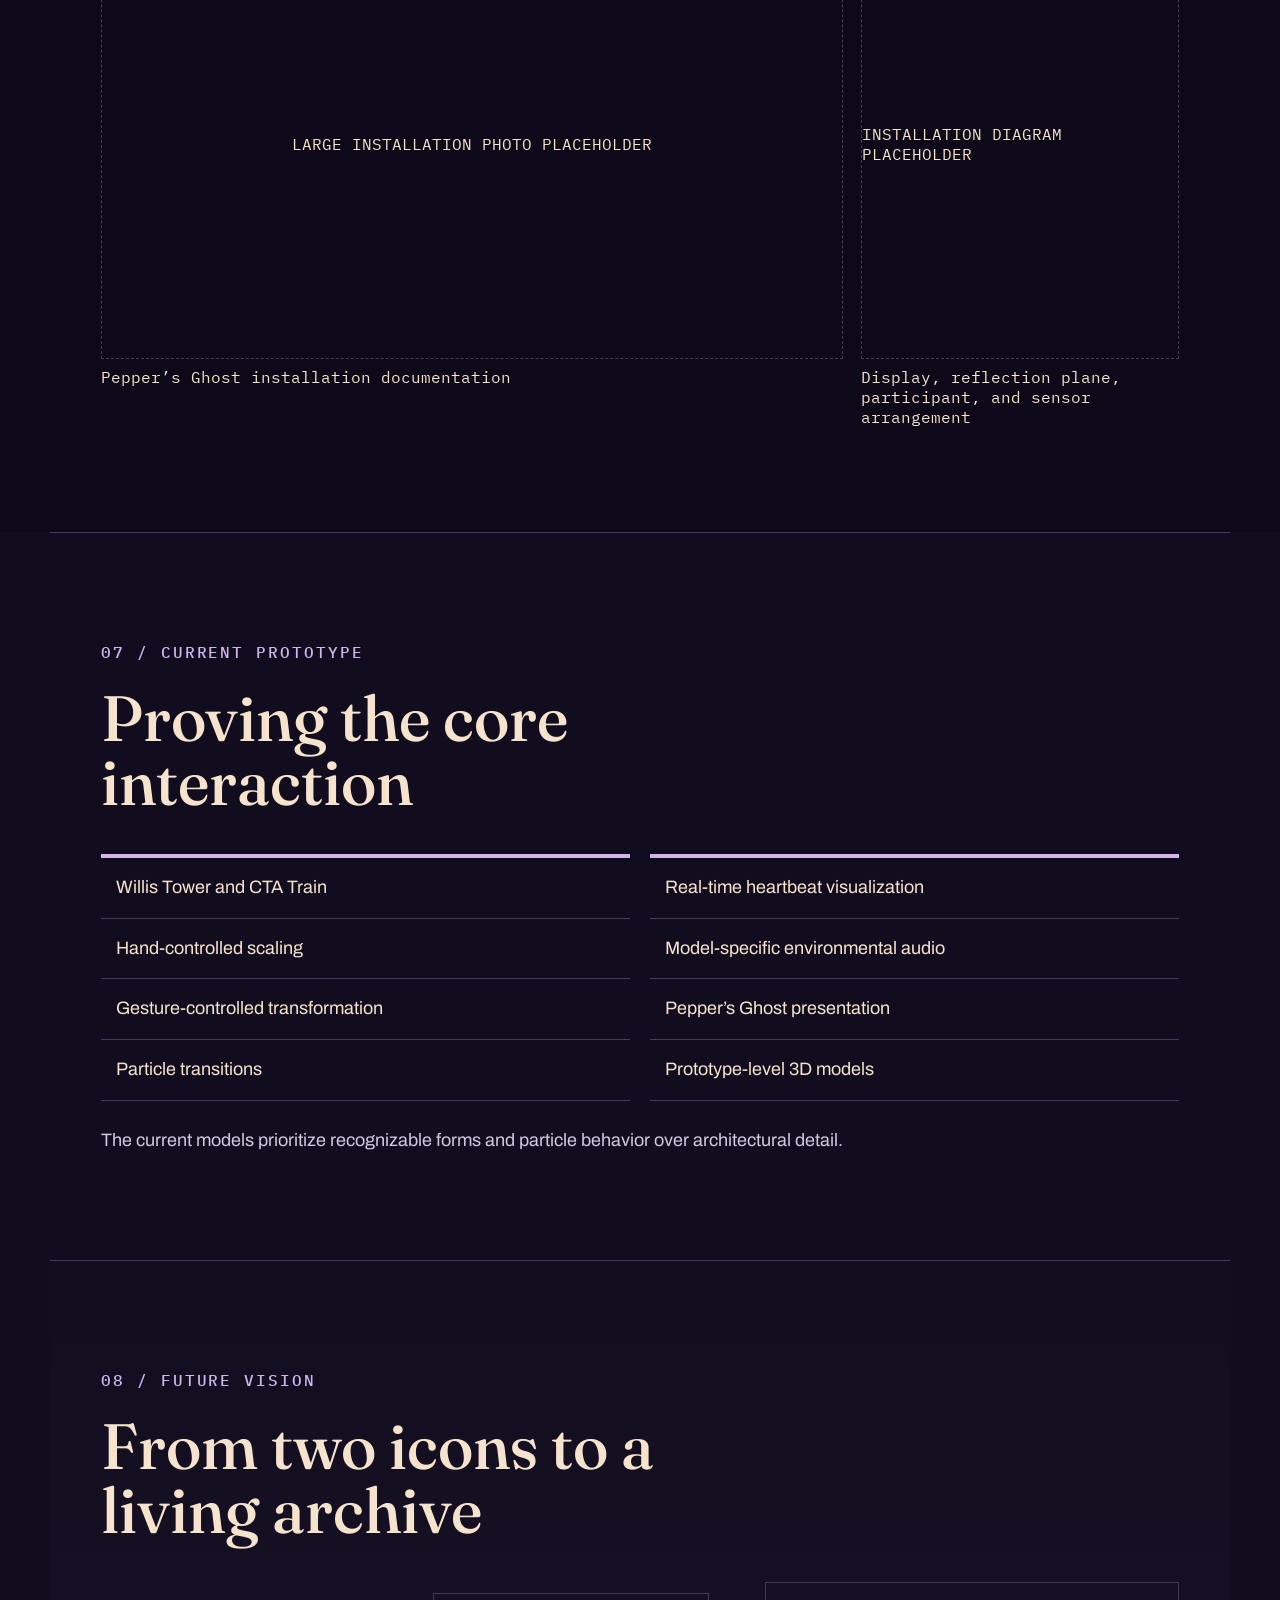
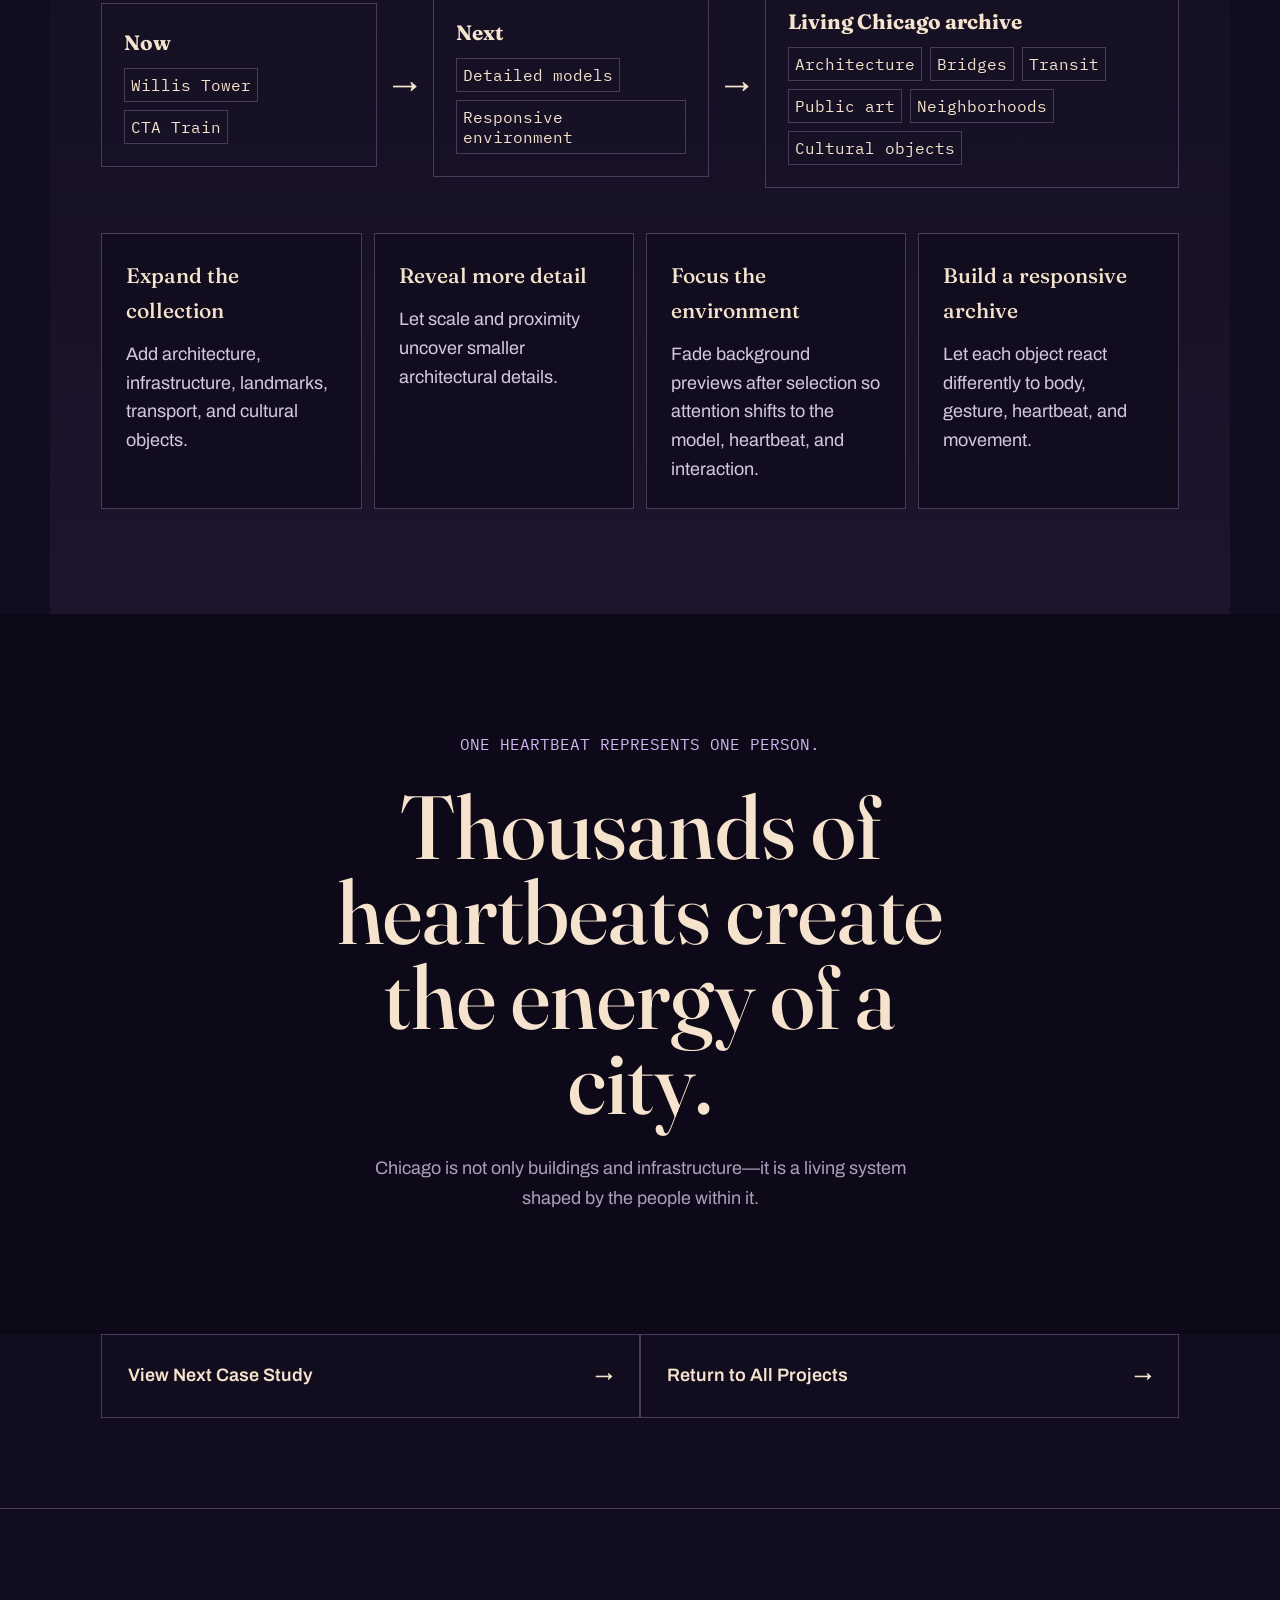
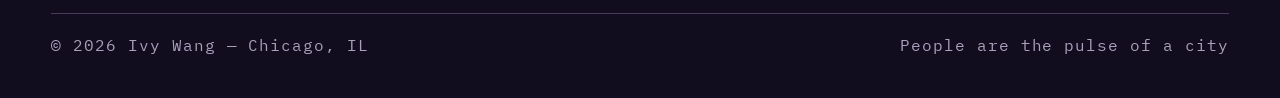
<file: somatic-city-case-study.html>
<!DOCTYPE html><html lang="en"><head><meta charset="UTF-8"><meta name="viewport" content="width=device-width,initial-scale=1"><meta name="description" content="Somatic City, an interactive biosensing installation transforming heartbeat and gesture into a living visualization of Chicago."><title>Somatic City Hackathon — Ivy Wang</title><link rel="stylesheet" href="styles.css?v=responsive-2"><link rel="stylesheet" href="case-study.css?v=responsive-2"><link rel="stylesheet" href="somatic-city-case-study.css?v=responsive-2"><link rel="stylesheet" href="case-theme.css?v=responsive-2"></head>
<body data-page="work"><a class="skip-link" href="#main-content">Skip to main content</a><nav class="site-nav" aria-label="Primary navigation"><a href="index.html" class="mark">Ivy Wang<span> — archive</span></a><button class="nav-toggle" aria-expanded="false" aria-controls="nav-links">Menu</button><ul class="nav-links" id="nav-links"><li><a href="index.html#project-index" data-page="work">Work</a></li><li><a href="research.html" data-page="research">Research</a></li><li><a href="about.html" data-page="about">About</a></li></ul></nav>
<main id="main-content">
<header class="sc-hero"><div class="sc-hero-media" role="img" aria-label="Placeholder for footage of the Somatic City Pepper's Ghost installation"><div class="ghost-city"><span>WILLIS</span><i></i><span>CTA</span></div><p>Installation footage placeholder</p></div><div class="sc-hero-copy"><span class="sc-label">Somatic City · Hackathon</span><h1>What if you could see your heartbeat inside the city?</h1><p>Somatic City transforms biosensing data and human gestures into an interactive visualization of Chicago—exploring the idea that people are the pulse that keeps a city alive.</p><ul><li>Interactive Installation</li><li>Biosensing</li><li>TouchDesigner</li><li>Arduino</li><li>Gesture Interaction</li></ul></div></header>

<section class="sc-section sc-concept" aria-labelledby="concept"><span class="sc-label">01 / Concept</span><h2 id="concept">People are the pulse of a city.</h2><p>Movement, presence, and biological rhythms keep Chicago alive. The installation reframes the city as a living system continuously shaped and energized by its people.</p><ol class="concept-flow" aria-label="Concept flow"><li>Human</li><li>Heartbeat</li><li>Data</li><li>City</li></ol></section>

<section class="sc-section sc-dark" aria-labelledby="technology"><span class="sc-label">02 / Technology &amp; installation</span><h2 id="technology">A body-driven audiovisual system</h2><div class="tech-orbit"><div class="core">Somatic<br>City</div><span>Pulse sensor</span><span>Arduino</span><span>TouchDesigner</span><span>Hand tracking</span><span>3D particles</span><span>Spatial audio</span><span>Pepper’s Ghost</span></div><p class="section-copy">Pepper’s Ghost acts as the interaction portal, creating the illusion that digital Chicago objects float physically in front of the participant.</p></section>

<section class="sc-section" aria-labelledby="interaction"><span class="sc-label">03 / Interaction</span><h2 id="interaction">Hold, dissolve, and reshape the city</h2><div class="gesture-grid"><article><div class="media-placeholder">GIF / video placeholder</div><span>01 · Pinch</span><h3>Scale the City</h3><p>Shrink or enlarge a model to move between seeing the city as an object and examining its details.</p></article><article><div class="media-placeholder">GIF / video placeholder</div><span>02 · Fist</span><h3>Catch the City</h3><p>Close a hand as if catching a ball; the current model breaks apart into particles.</p></article><article><div class="media-placeholder">GIF / video placeholder</div><span>03 · Open palm</span><h3>Release &amp; Transform</h3><p>Open the hand to send particles through space and reorganize them as another Chicago model.</p></article></div></section>

<section class="sc-section pulse-section" aria-labelledby="biosensing"><div><span class="sc-label">04 / Biosensing</span><h2 id="biosensing">Becoming the pulse of Chicago</h2><p>The live heartbeat is captured through Arduino and translated into a waveform in TouchDesigner. It appears behind the floating city model—not simply as BPM, but as part of the environment.</p><strong>The participant is no longer only observing Chicago. Their body becomes part of the visualization.</strong></div><div class="wave" role="img" aria-label="Abstract heartbeat waveform placeholder"><svg viewBox="0 0 700 180" aria-hidden="true"><polyline points="0,95 90,95 120,70 150,120 185,22 225,145 260,95 360,95 390,74 418,118 455,30 492,140 530,95 700,95"/></svg><span>Live heart-rate waveform placeholder</span></div><ol class="signal-flow"><li>Participant</li><li>Pulse Sensor</li><li>Arduino</li><li>TouchDesigner</li><li>Live Visualization</li></ol><div class="dual-placeholders"><figure><div>Screenshot placeholder</div><figcaption>TouchDesigner network</figcaption></figure><figure><div>Screenshot placeholder</div><figcaption>Heart-rate waveform</figcaption></figure></div></section>

<section class="sc-section sc-models" aria-labelledby="models"><span class="sc-label">05 / Chicago models</span><h2 id="models">Architecture becomes motion</h2><div class="transformation" aria-label="Willis Tower transforms through particles into a CTA train"><article><div class="tower-shape"></div><h3>Willis Tower</h3><p>Architecture and urban landscape</p></article><div class="particles" aria-hidden="true">· · • · • • · · • ·</div><article><div class="train-shape"></div><h3>CTA Train</h3><p>Movement and everyday rhythm</p></article></div><div class="sound-grid"><article><span>Willis soundscape</span><p>Street sounds, pedestrians, conversation, and downtown activity.</p></article><article><span>CTA soundscape</span><p>Announcements, train movement, rail sounds, and transit ambience.</p></article></div></section>

<section class="sc-section sc-dark" aria-labelledby="installation"><span class="sc-label">06 / Installation</span><h2 id="installation">Digital Chicago, suspended in physical space</h2><p class="section-copy">The Pepper’s Ghost illusion brings the models into the room, making gestures feel directed at a physical presence rather than a flat screen.</p><div class="installation-grid"><figure><div>Large installation photo placeholder</div><figcaption>Pepper’s Ghost installation documentation</figcaption></figure><figure><div>Installation diagram placeholder</div><figcaption>Display, reflection plane, participant, and sensor arrangement</figcaption></figure></div></section>

<section class="sc-section" aria-labelledby="prototype"><span class="sc-label">07 / Current prototype</span><h2 id="prototype">Proving the core interaction</h2><div class="prototype-grid"><ul><li>Willis Tower and CTA Train</li><li>Hand-controlled scaling</li><li>Gesture-controlled transformation</li><li>Particle transitions</li></ul><ul><li>Real-time heartbeat visualization</li><li>Model-specific environmental audio</li><li>Pepper’s Ghost presentation</li><li>Prototype-level 3D models</li></ul></div><p class="prototype-note">The current models prioritize recognizable forms and particle behavior over architectural detail.</p></section>

<section class="sc-section future" aria-labelledby="future"><span class="sc-label">08 / Future vision</span><h2 id="future">From two icons to a living archive</h2><div class="future-path"><div><b>Now</b><span>Willis Tower</span><span>CTA Train</span></div><i>→</i><div><b>Next</b><span>Detailed models</span><span>Responsive environment</span></div><i>→</i><div><b>Living Chicago archive</b><span>Architecture</span><span>Bridges</span><span>Transit</span><span>Public art</span><span>Neighborhoods</span><span>Cultural objects</span></div></div><div class="future-cards"><article><h3>Expand the collection</h3><p>Add architecture, infrastructure, landmarks, transport, and cultural objects.</p></article><article><h3>Reveal more detail</h3><p>Let scale and proximity uncover smaller architectural details.</p></article><article><h3>Focus the environment</h3><p>Fade background previews after selection so attention shifts to the model, heartbeat, and interaction.</p></article><article><h3>Build a responsive archive</h3><p>Let each object react differently to body, gesture, heartbeat, and movement.</p></article></div></section>

<section class="sc-final"><p>One heartbeat represents one person.</p><h2>Thousands of heartbeats create the energy of a city.</h2><span>Chicago is not only buildings and infrastructure—it is a living system shaped by the people within it.</span></section>
<nav class="case-nav" aria-label="Case study navigation"><a href="case-study.html">View Next Case Study <span>→</span></a><a href="index.html#project-index">Return to All Projects <span>→</span></a></nav></main><footer class="site-footer"><div class="footer-bottom"><span>© <span data-year></span> Ivy Wang — Chicago, IL</span><span>People are the pulse of a city</span></div></footer><script src="script.js?v=2"></script></body></html>
</file>
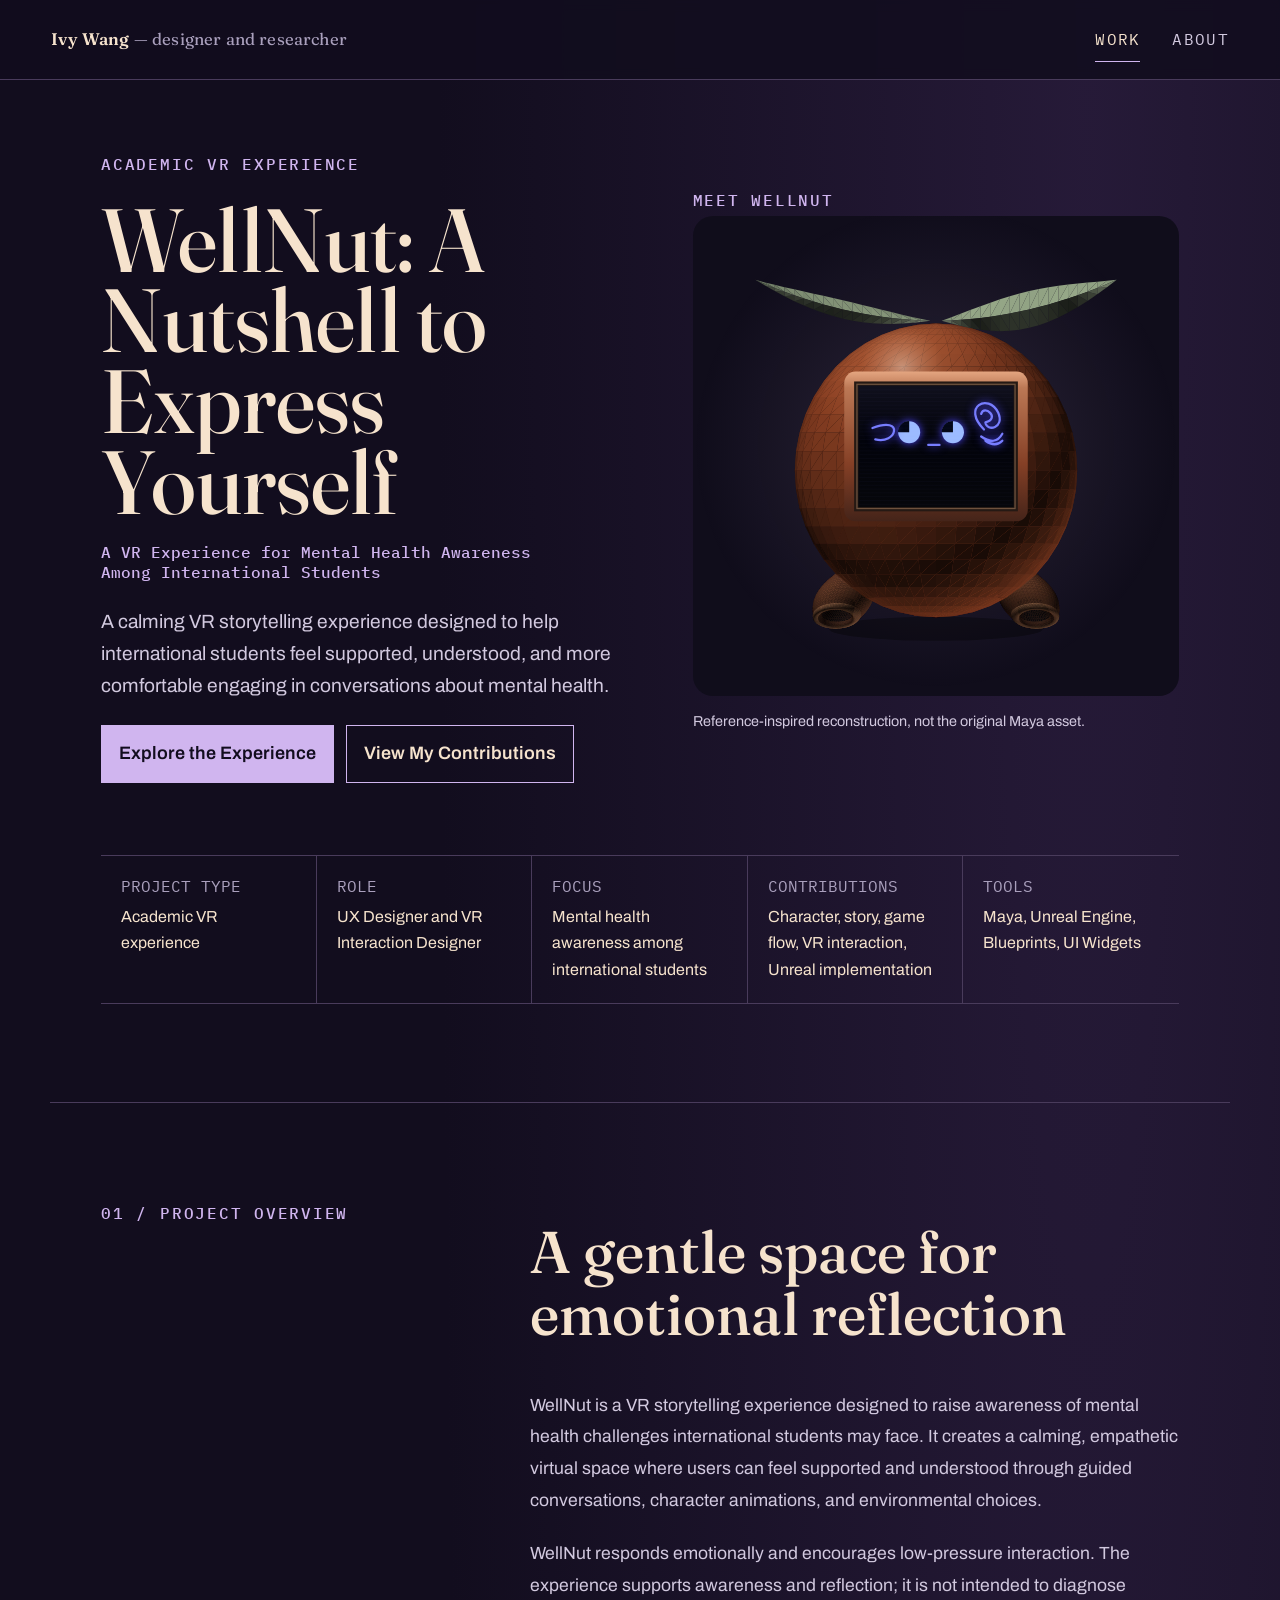
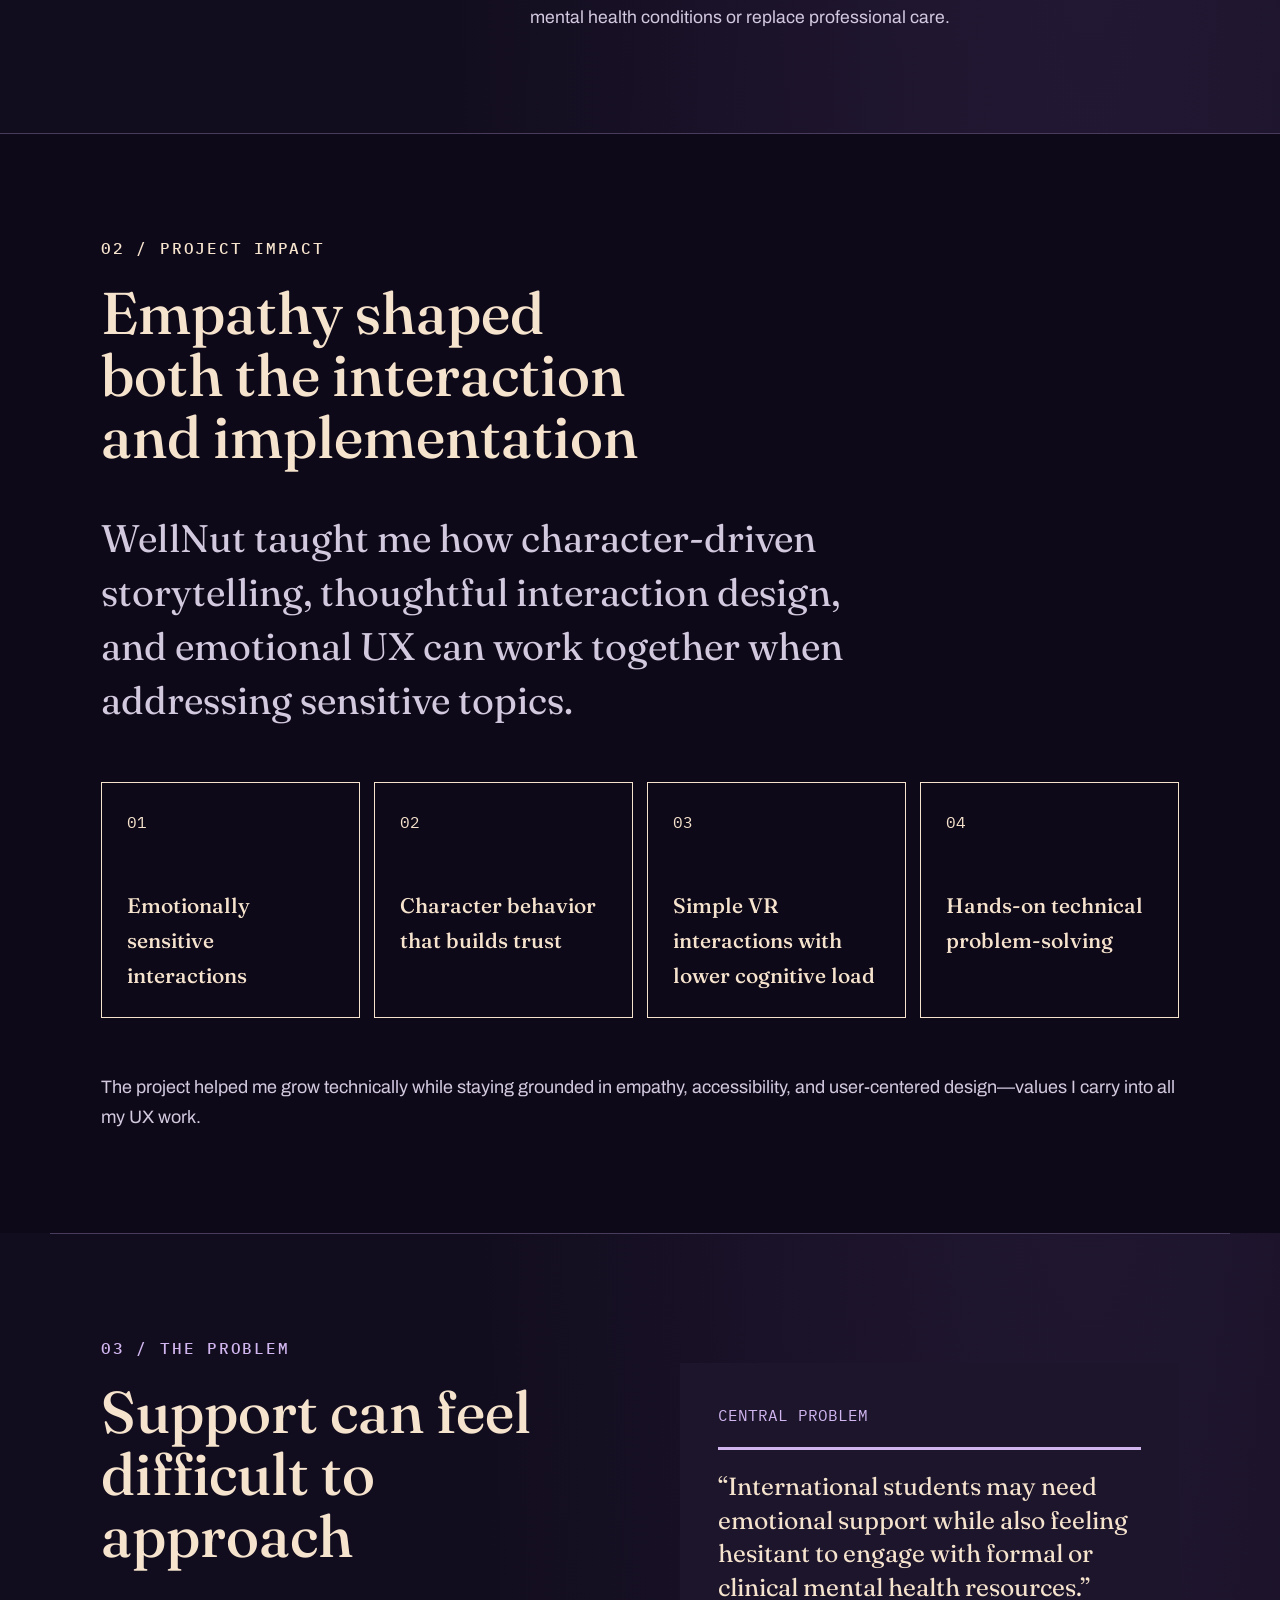
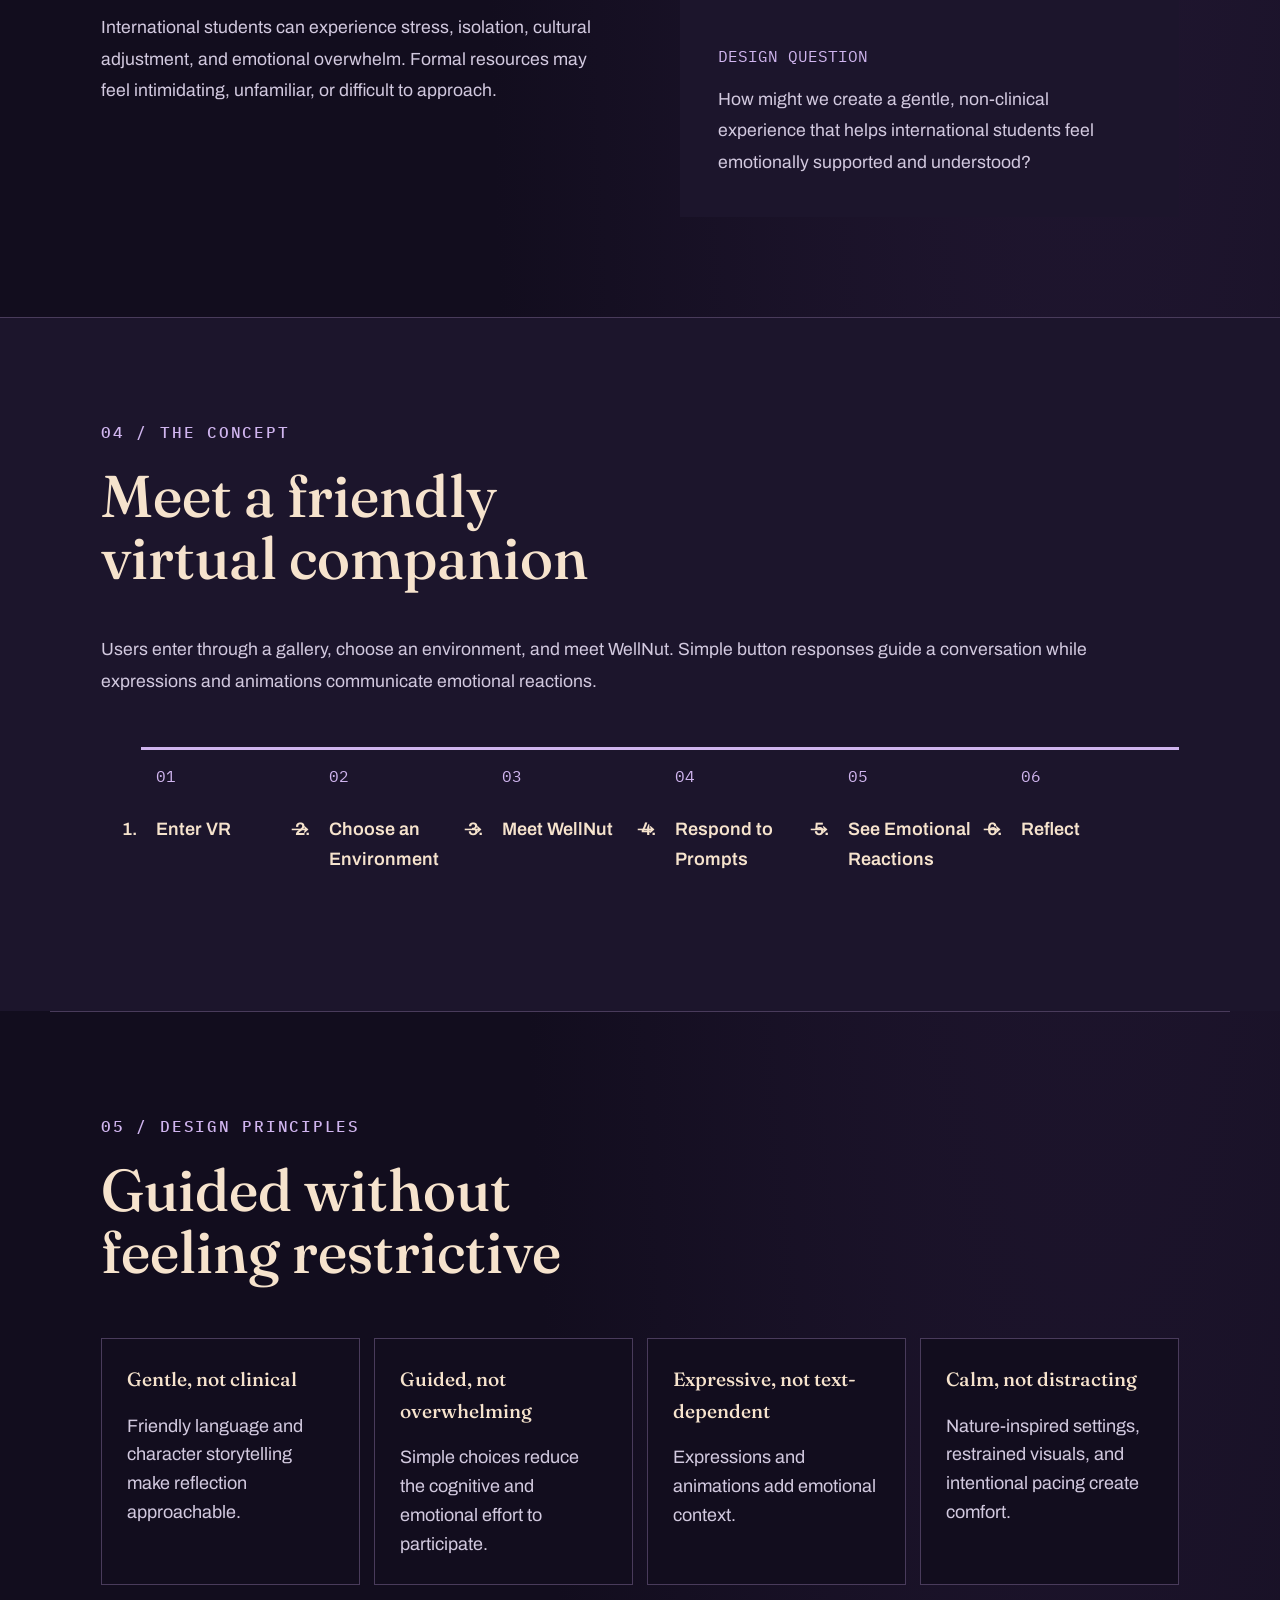
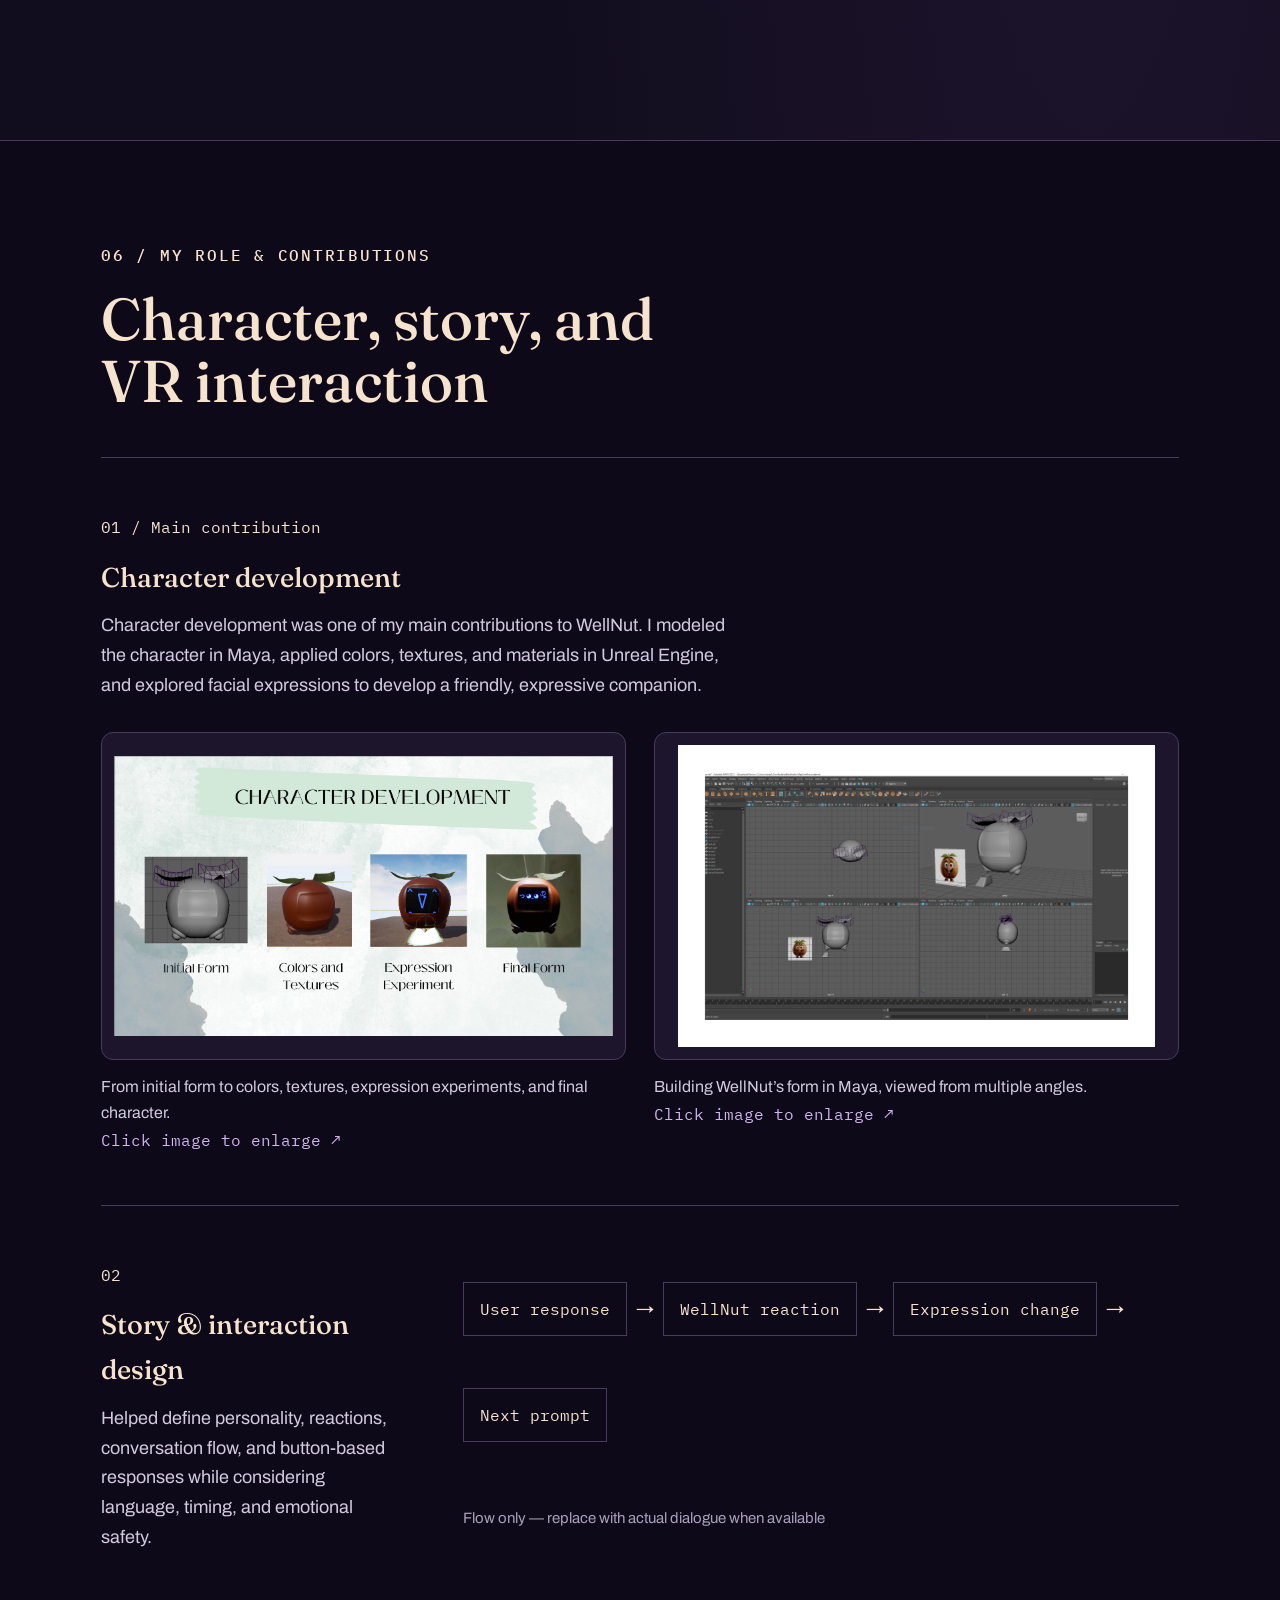
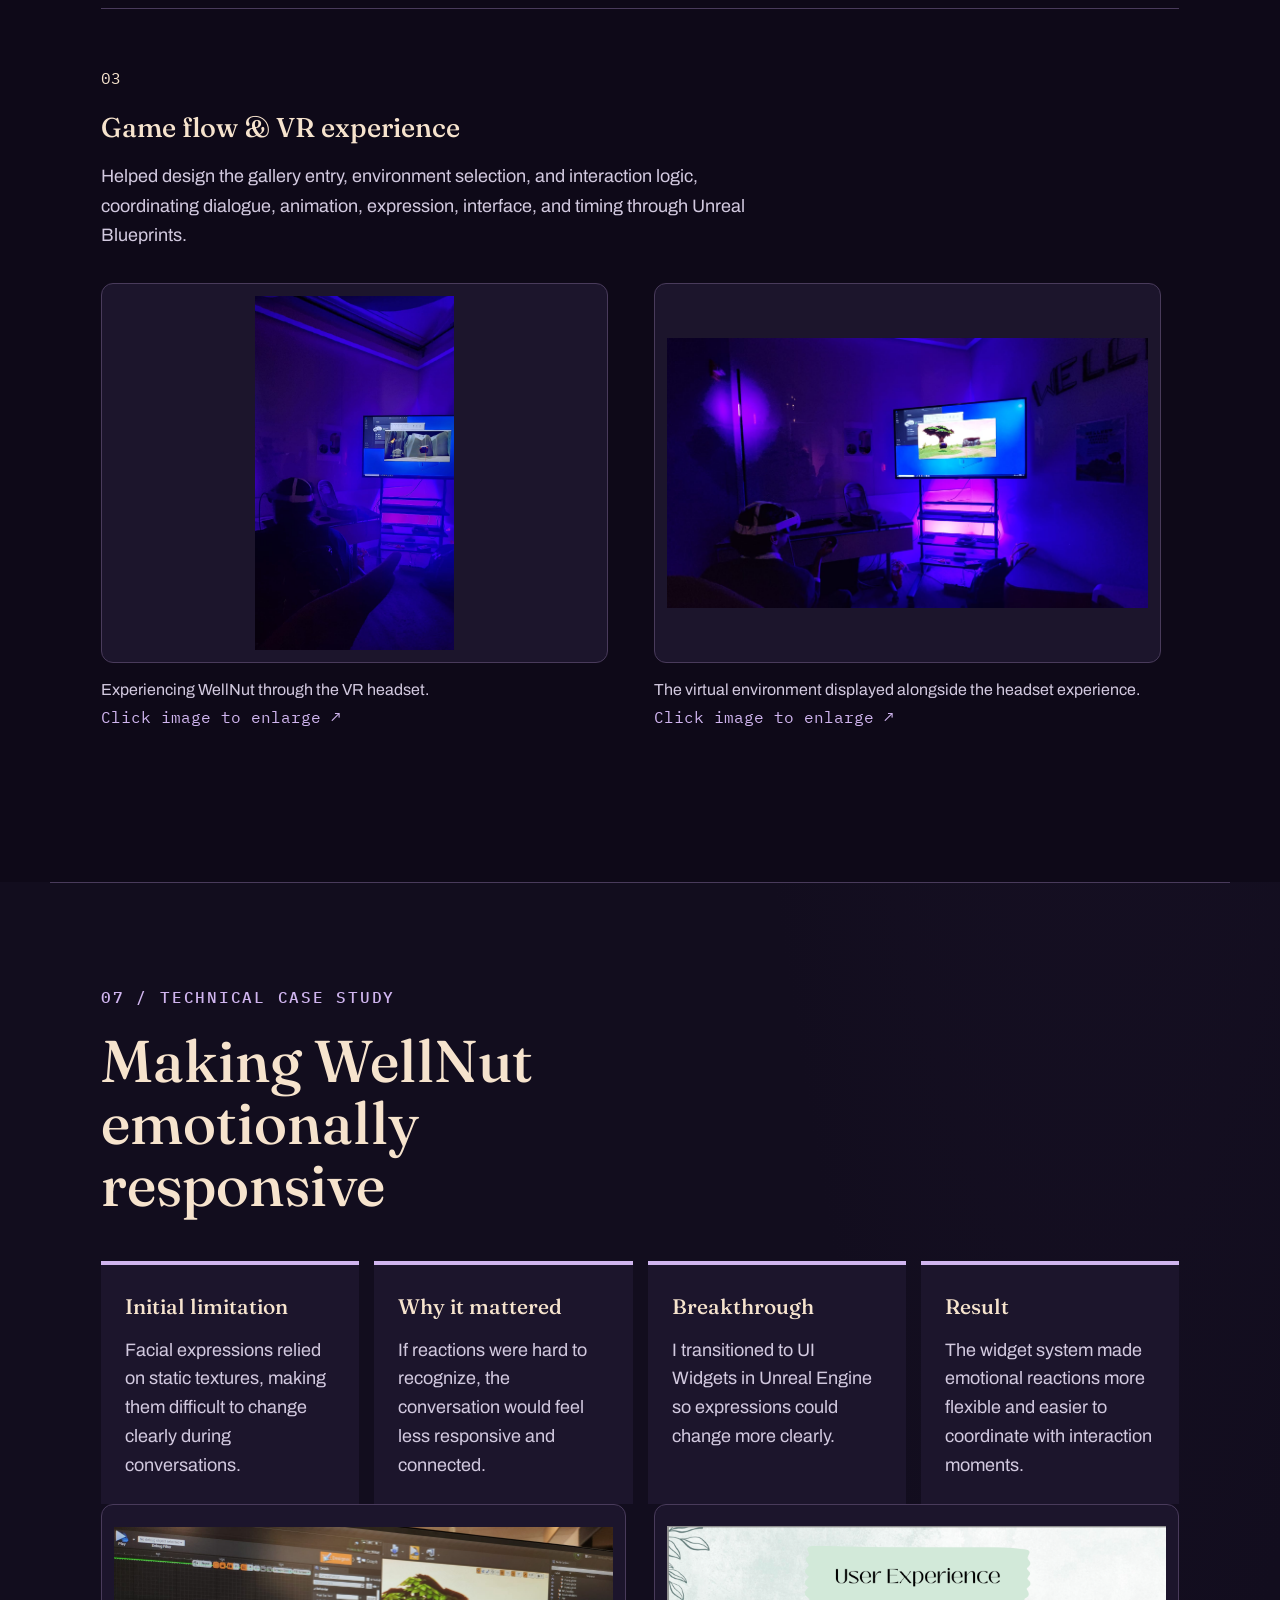
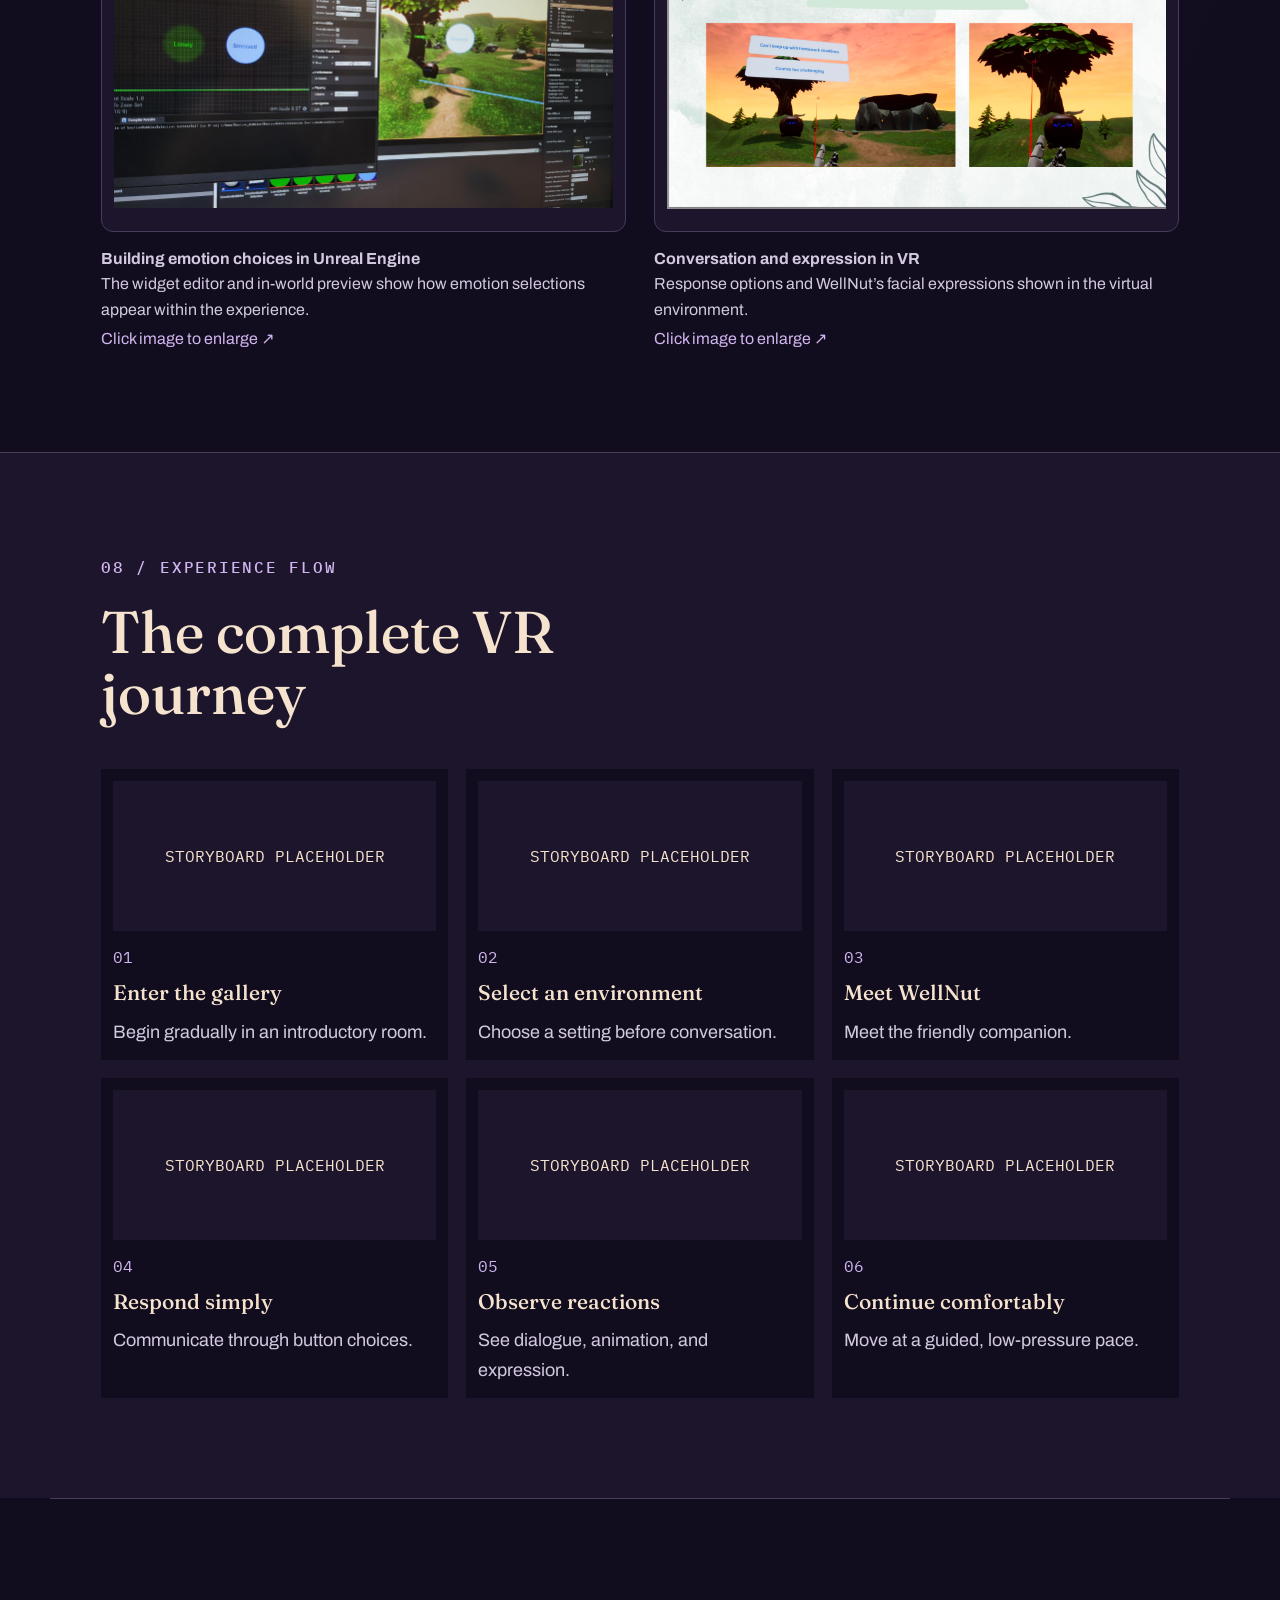
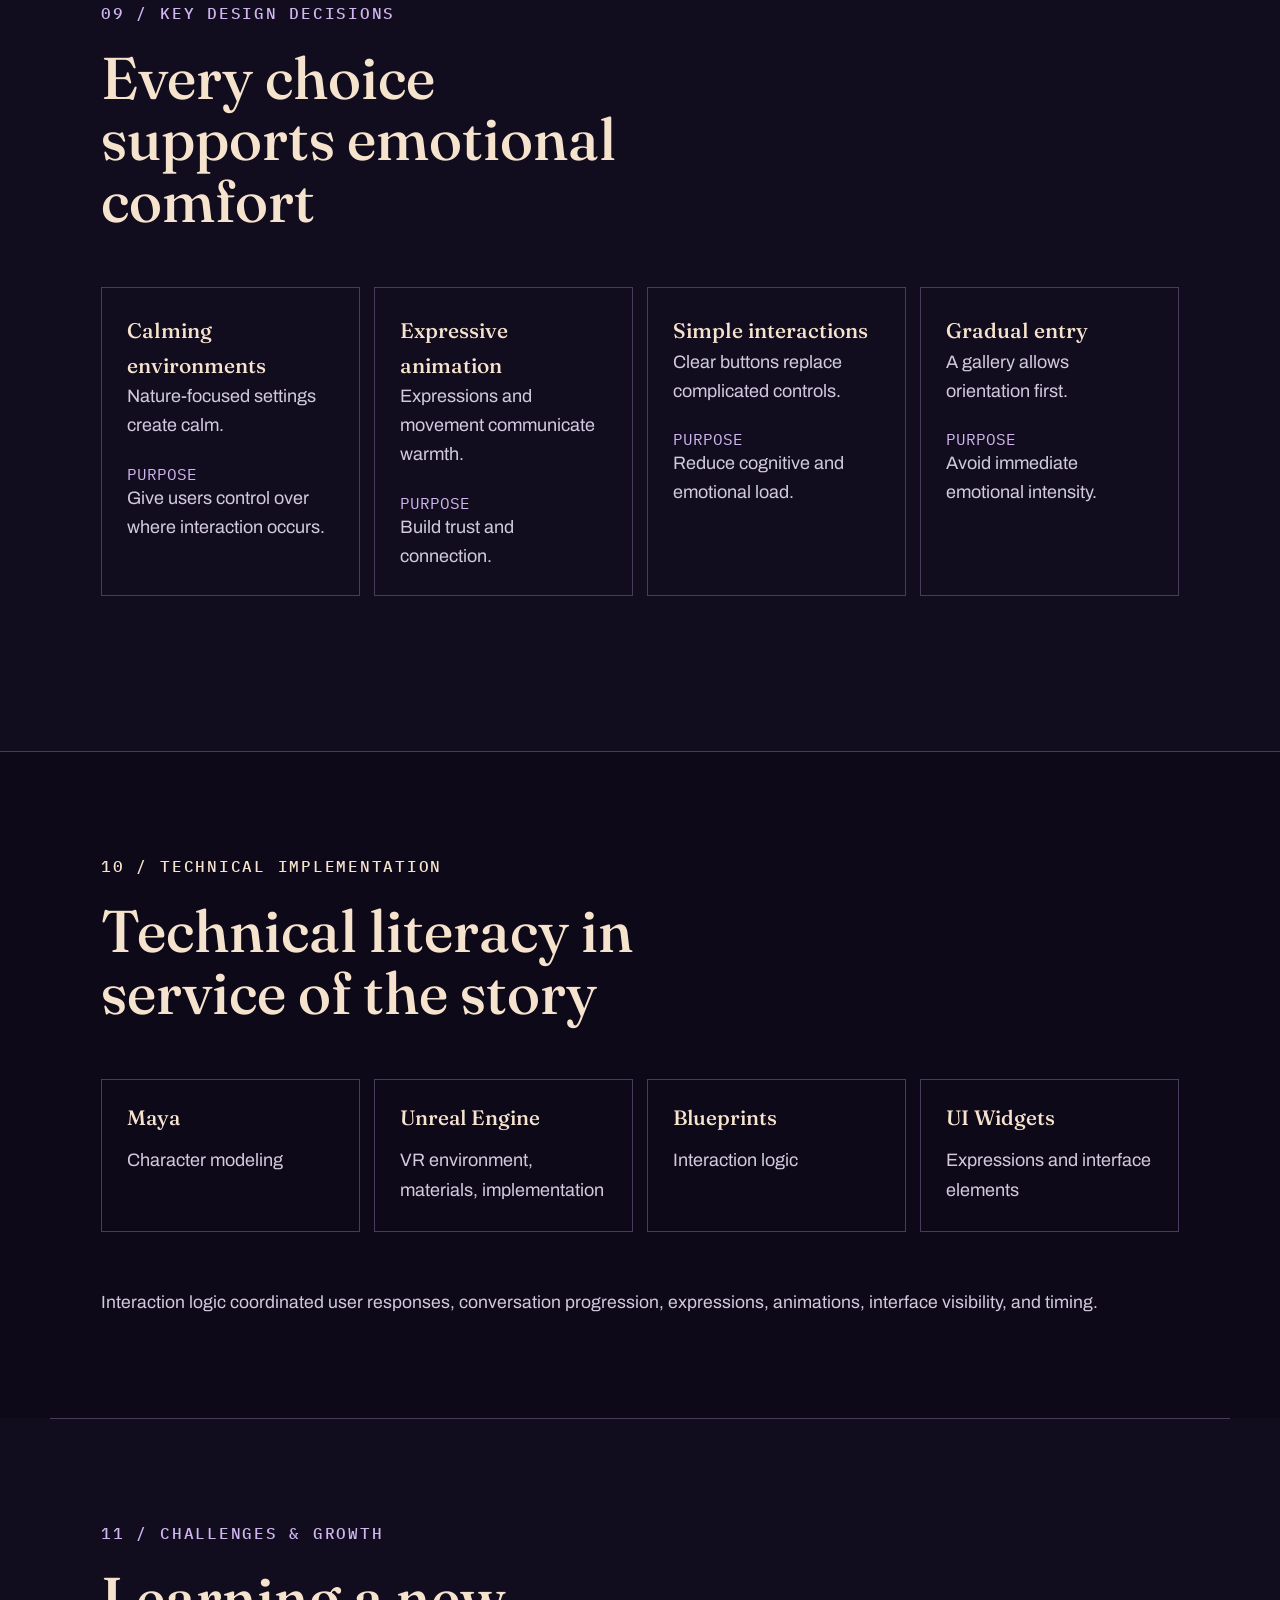
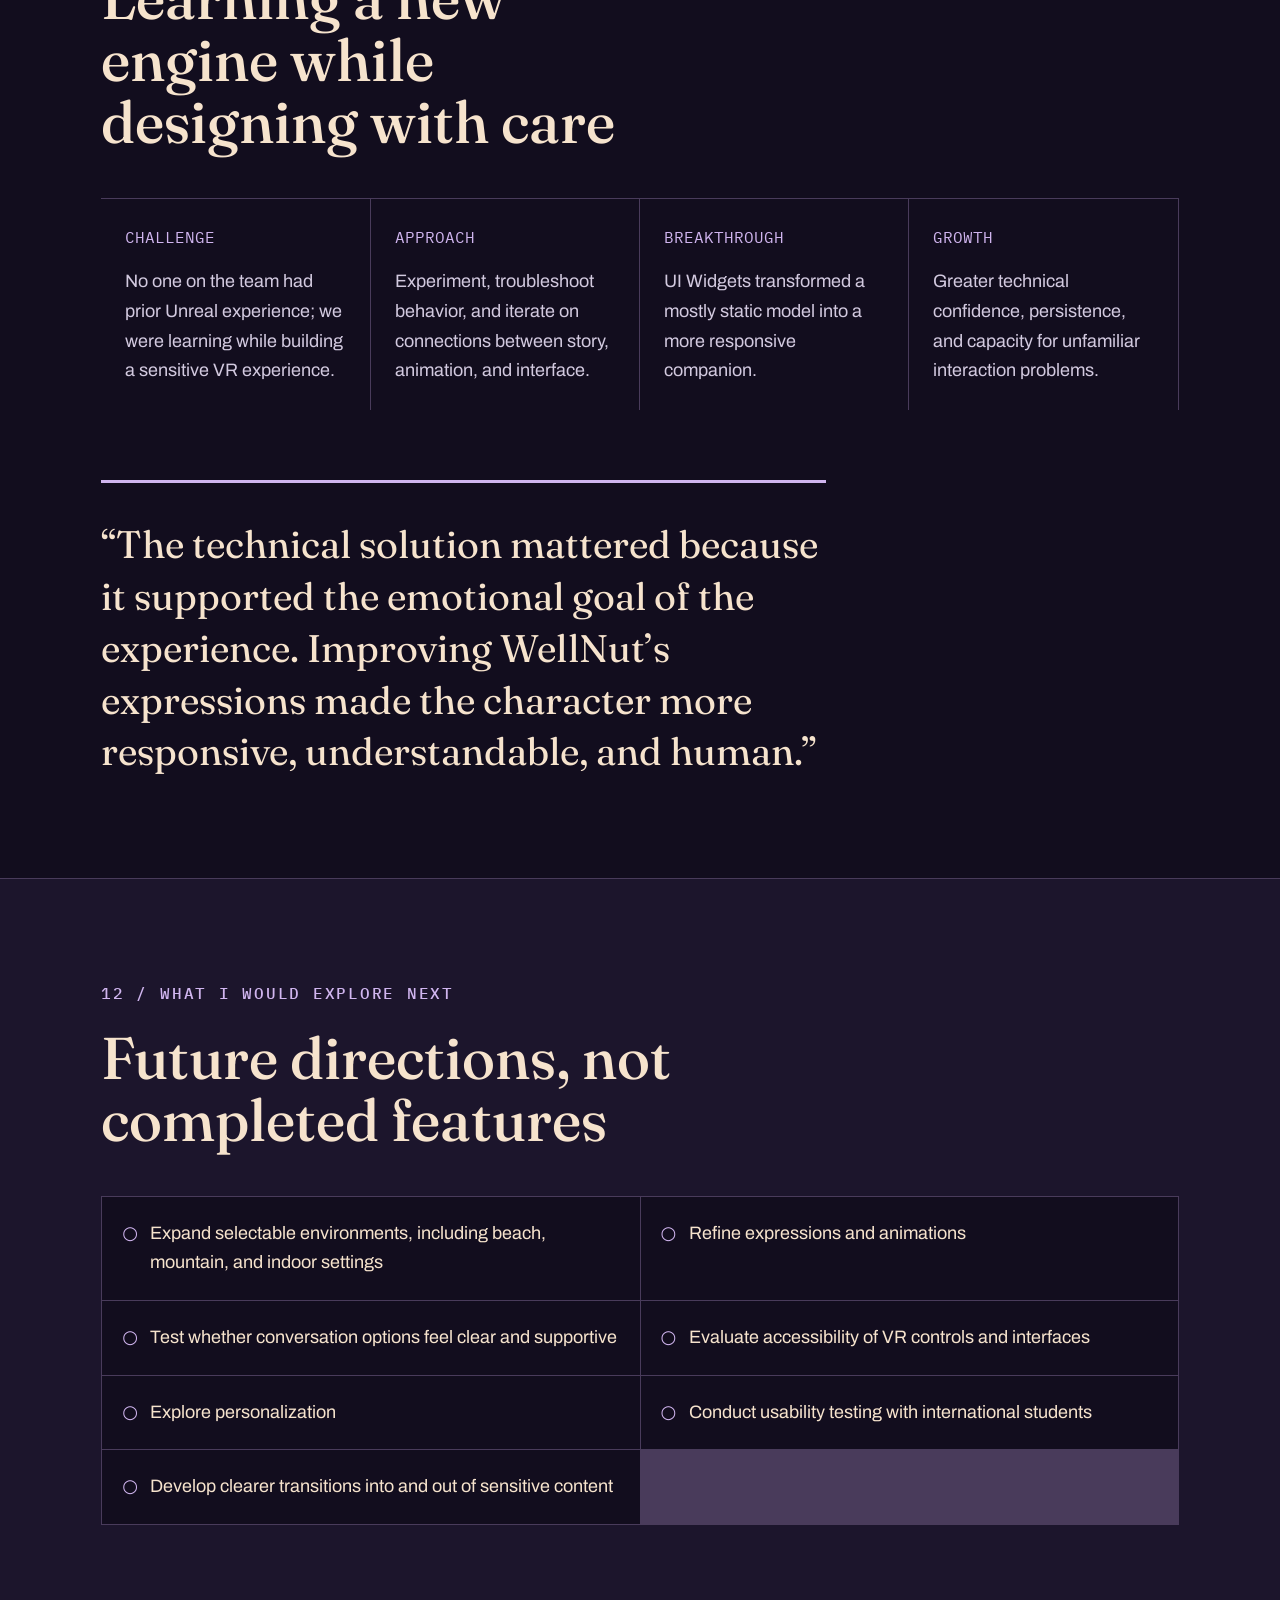
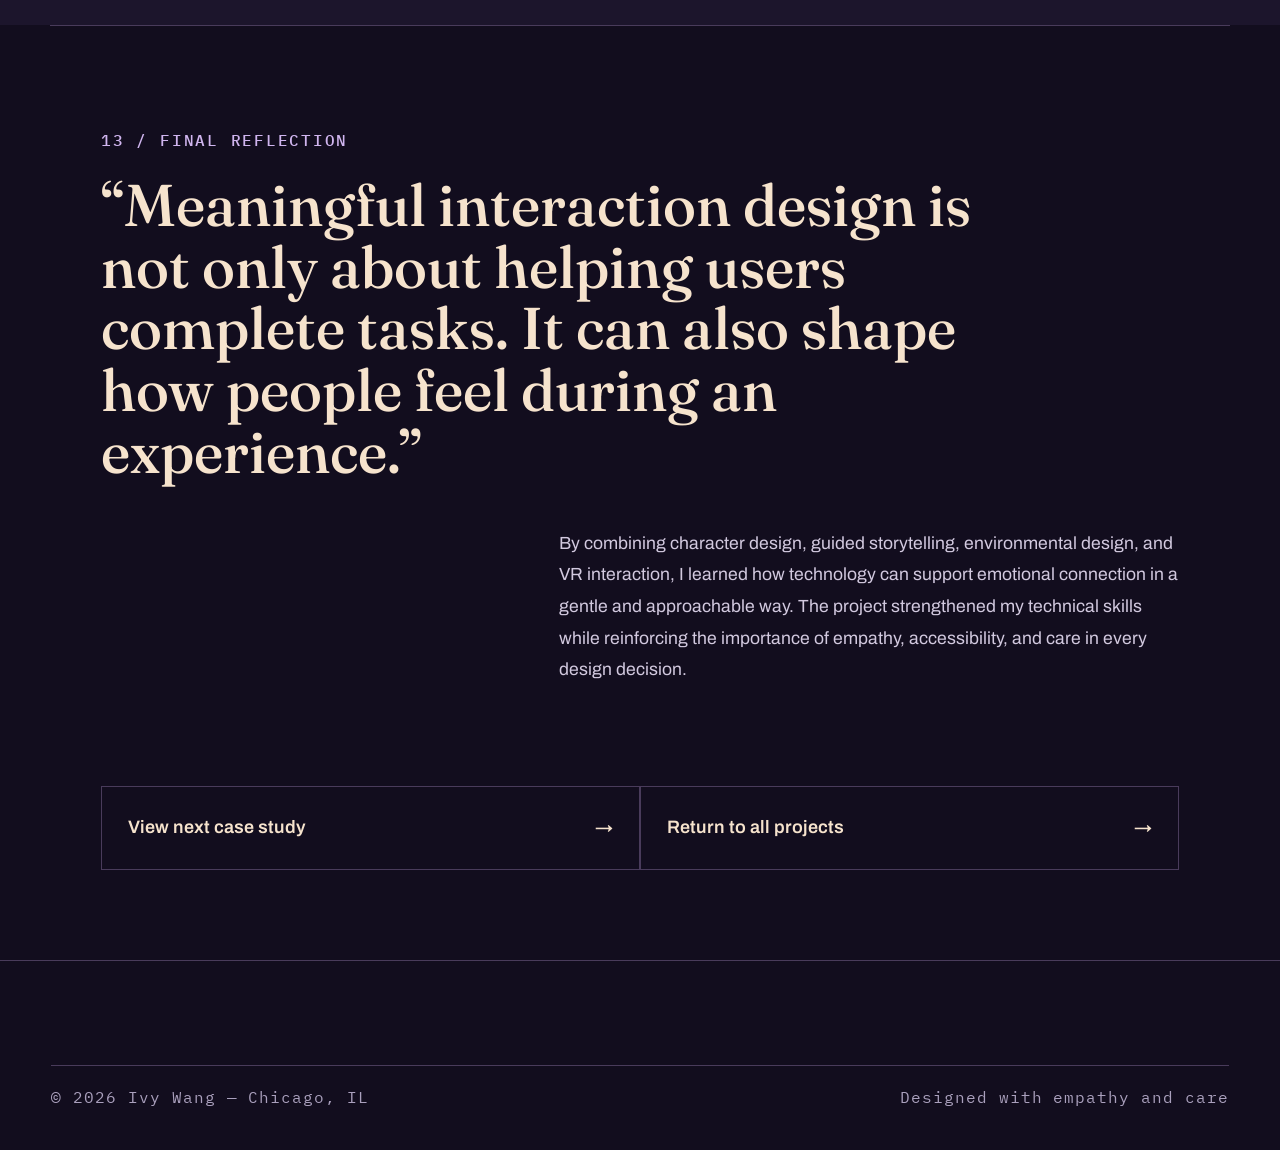
<file: wellnut-case-study.html>
<!DOCTYPE html><html lang="en"><head><meta charset="UTF-8"><meta name="viewport" content="width=device-width,initial-scale=1"><meta name="description" content="WellNut, a calming VR storytelling experience for mental health awareness among international students."><title>WellNut: A Nutshell to Express Yourself — Ivy Wang</title><link rel="stylesheet" href="styles.css?v=responsive-2"><link rel="stylesheet" href="case-study.css?v=responsive-2"><link rel="stylesheet" href="wellnut-case-study.css?v=model-hero-3"><link rel="stylesheet" href="case-theme.css?v=responsive-2"></head>
<body data-page="work"><a class="skip-link" href="#main-content">Skip to main content</a><nav class="site-nav" aria-label="Primary navigation"><a href="index.html" class="mark">Ivy Wang<span> — archive</span></a><button class="nav-toggle" aria-expanded="false" aria-controls="nav-links">Menu</button><ul class="nav-links" id="nav-links"><li><a href="index.html#project-index" data-page="work">Work</a></li><li><a href="research.html" data-page="research">Research</a></li><li><a href="about.html" data-page="about">About</a></li></ul></nav>
<main id="main-content">
<header class="wn-hero"><div class="wn-copy"><span class="wn-kicker">Academic VR Experience</span><h1>WellNut: A Nutshell to Express Yourself</h1><p class="wn-subtitle">A VR Experience for Mental Health Awareness Among International Students</p><p class="wn-lede">A calming VR storytelling experience designed to help international students feel supported, understood, and more comfortable engaging in conversations about mental health.</p><div class="wn-actions"><a href="#experience">Explore the Experience</a><a href="#contributions">View My Contributions</a></div></div><div class="wn-model-hero"><span class="wn-label">Meet WellNut</span><canvas id="wellnut-model" width="700" height="480" role="img" aria-label="Front-facing 3D WellNut: a brown walnut-shaped companion with green leaves, angled rocket-like sockets, and a smiling blue screen." style="display:block;width:100%;height:clamp(300px,55vw,480px);border-radius:20px;background:#100d1b">WellNut has a rounded brown shell, green leaves, angled rocket-like sockets, and a blue smiling screen.</canvas><p class="model-disclaimer">Reference-inspired reconstruction, not the original Maya asset.</p></div><dl class="wn-facts"><div><dt>Project type</dt><dd>Academic VR experience</dd></div><div><dt>Role</dt><dd>UX Designer and VR Interaction Designer</dd></div><div><dt>Focus</dt><dd>Mental health awareness among international students</dd></div><div><dt>Contributions</dt><dd>Character, story, game flow, VR interaction, Unreal implementation</dd></div><div><dt>Tools</dt><dd>Maya, Unreal Engine, Blueprints, UI Widgets</dd></div></dl></header>


<section class="wn-section wn-overview" aria-labelledby="overview"><span class="wn-label">01 / Project overview</span><div><h2 id="overview">A gentle space for emotional reflection</h2><p>WellNut is a VR storytelling experience designed to raise awareness of mental health challenges international students may face. It creates a calming, empathetic virtual space where users can feel supported and understood through guided conversations, character animations, and environmental choices.</p><p>WellNut responds emotionally and encourages low-pressure interaction. The experience supports awareness and reflection; it is not intended to diagnose mental health conditions or replace professional care.</p></div></section>

<section class="wn-section wn-dark" aria-labelledby="impact"><span class="wn-label">02 / Project impact</span><h2 id="impact">Empathy shaped both the interaction and implementation</h2><p class="big-copy">WellNut taught me how character-driven storytelling, thoughtful interaction design, and emotional UX can work together when addressing sensitive topics.</p><div class="growth-grid"><article><b>01</b><h3>Emotionally sensitive interactions</h3></article><article><b>02</b><h3>Character behavior that builds trust</h3></article><article><b>03</b><h3>Simple VR interactions with lower cognitive load</h3></article><article><b>04</b><h3>Hands-on technical problem-solving</h3></article></div><p>The project helped me grow technically while staying grounded in empathy, accessibility, and user-centered design—values I carry into all my UX work.</p></section>

<section class="wn-section" aria-labelledby="problem"><span class="wn-label">03 / The problem</span><div class="two-col"><div><h2 id="problem">Support can feel difficult to approach</h2><p>International students can experience stress, isolation, cultural adjustment, and emotional overwhelm. Formal resources may feel intimidating, unfamiliar, or difficult to approach.</p></div><div class="wn-question"><strong>Central problem</strong><blockquote>“International students may need emotional support while also feeling hesitant to engage with formal or clinical mental health resources.”</blockquote><strong>Design question</strong><p>How might we create a gentle, non-clinical experience that helps international students feel emotionally supported and understood?</p></div></div></section>

<section class="wn-section wn-mist" id="experience" aria-labelledby="concept"><span class="wn-label">04 / The concept</span><h2 id="concept">Meet a friendly virtual companion</h2><p class="section-intro">Users enter through a gallery, choose an environment, and meet WellNut. Simple button responses guide a conversation while expressions and animations communicate emotional reactions.</p><ol class="wn-flow" aria-label="Experience flow"><li>Enter VR</li><li>Choose an Environment</li><li>Meet WellNut</li><li>Respond to Prompts</li><li>See Emotional Reactions</li><li>Reflect</li></ol></section>

<section class="wn-section" aria-labelledby="principles"><span class="wn-label">05 / Design principles</span><h2 id="principles">Guided without feeling restrictive</h2><div class="principle-grid"><article><h3>Gentle, not clinical</h3><p>Friendly language and character storytelling make reflection approachable.</p></article><article><h3>Guided, not overwhelming</h3><p>Simple choices reduce the cognitive and emotional effort to participate.</p></article><article><h3>Expressive, not text-dependent</h3><p>Expressions and animations add emotional context.</p></article><article><h3>Calm, not distracting</h3><p>Nature-inspired settings, restrained visuals, and intentional pacing create comfort.</p></article></div></section>

<section class="wn-section wn-dark" id="contributions" aria-labelledby="role"><span class="wn-label">06 / My role &amp; contributions</span><h2 id="role">Character, story, and VR interaction</h2><div class="contribution character-contribution"><div><span>01 / Main contribution</span><h3>Character development</h3><p>Character development was one of my main contributions to WellNut. I modeled the character in Maya, applied colors, textures, and materials in Unreal Engine, and explored facial expressions to develop a friendly, expressive companion.</p></div><div class="character-gallery"><figure><a href="assets/wellnut-character-development.png" target="_blank" rel="noopener noreferrer" aria-label="View character development progression at full size (opens in a new tab)"><img src="assets/wellnut-character-development.png" alt="WellNut character progression: initial gray model, brown colors and textures, a digital facial-expression experiment, and the final leaf-topped character." width="2986" height="1676" loading="lazy"></a><figcaption>From initial form to colors, textures, expression experiments, and final character. <span>Click image to enlarge ↗</span></figcaption></figure><figure><a href="assets/wellnut-maya-model.png" target="_blank" rel="noopener noreferrer" aria-label="View Maya character modeling workspace at full size (opens in a new tab)"><img src="assets/wellnut-maya-model.png" alt="Maya workspace showing WellNut’s rounded body, leaf shapes, feet, and inset face panel from multiple modeling views, alongside a character reference." width="4498" height="2848" loading="lazy"></a><figcaption>Building WellNut’s form in Maya, viewed from multiple angles. <span>Click image to enlarge ↗</span></figcaption></figure></div></div><div class="contribution"><div><span>02</span><h3>Story &amp; interaction design</h3><p>Helped define personality, reactions, conversation flow, and button-based responses while considering language, timing, and emotional safety.</p></div><div class="dialogue-flow"><span>User response</span><i>→</i><span>WellNut reaction</span><i>→</i><span>Expression change</span><i>→</i><span>Next prompt</span><small>Flow only — replace with actual dialogue when available</small></div></div><div class="contribution vr-contribution"><div><span>03</span><h3>Game flow &amp; VR experience</h3><p>Helped design the gallery entry, environment selection, and interaction logic, coordinating dialogue, animation, expression, interface, and timing through Unreal Blueprints.</p></div><div class="character-gallery vr-experience-gallery"><figure><a href="assets/wellnut-vr-session-portrait.jpeg" target="_blank" rel="noopener noreferrer" aria-label="Enlarge VR interaction photo (opens in a new tab)"><img src="assets/wellnut-vr-session-portrait.jpeg" alt="A seated person wearing a VR headset, with WellNut visible in a rocky virtual environment on the nearby monitor." width="1126" height="2000" loading="lazy"></a><figcaption>Experiencing WellNut through the VR headset. <span>Click image to enlarge ↗</span></figcaption></figure><figure><a href="assets/wellnut-vr-session-landscape.jpeg" target="_blank" rel="noopener noreferrer" aria-label="Enlarge WellNut environment photo (opens in a new tab)"><img src="assets/wellnut-vr-session-landscape.jpeg" alt="A seated VR user holding a controller while a monitor displays WellNut in a grassy environment with a large tree." width="2000" height="1126" loading="lazy"></a><figcaption>The virtual environment displayed alongside the headset experience. <span>Click image to enlarge ↗</span></figcaption></figure></div></div></section>

<section class="wn-section expression" aria-labelledby="expression"><span class="wn-label">07 / Technical case study</span><h2 id="expression">Making WellNut emotionally responsive</h2><div class="expression-context"><article><h3>Initial limitation</h3><p>Facial expressions relied on static textures, making them difficult to change clearly during conversations.</p></article><article><h3>Why it mattered</h3><p>If reactions were hard to recognize, the conversation would feel less responsive and connected.</p></article><article><h3>Breakthrough</h3><p>I transitioned to UI Widgets in Unreal Engine so expressions could change more clearly.</p></article><article><h3>Result</h3><p>The widget system made emotional reactions more flexible and easier to coordinate with interaction moments.</p></article></div><div class="character-gallery"><figure><a href="assets/wellnut-emotion-widgets.jpeg" target="_blank" rel="noopener noreferrer" aria-label="Enlarge Unreal Engine emotion widget screenshot (opens in a new tab)"><img src="assets/wellnut-emotion-widgets.jpeg" alt="Unreal Engine widget editor with Lonely and Stressed emotion buttons beside a preview of the buttons in WellNut’s forest environment." width="2000" height="1126" loading="lazy"></a><figcaption><strong>Building emotion choices in Unreal Engine</strong><br>The widget editor and in-world preview show how emotion selections appear within the experience.<span>Click image to enlarge ↗</span></figcaption></figure><figure><a href="assets/wellnut-emotional-experience.png" target="_blank" rel="noopener noreferrer" aria-label="Enlarge WellNut conversation and expression screenshots (opens in a new tab)"><img src="assets/wellnut-emotional-experience.png" alt="Two VR views of WellNut: conversation choices about homework deadlines and challenging coursework, followed by a closer view of the character’s facial expression." width="2988" height="1696" loading="lazy"></a><figcaption><strong>Conversation and expression in VR</strong><br>Response options and WellNut’s facial expressions shown in the virtual environment.<span>Click image to enlarge ↗</span></figcaption></figure></div></section>

<section class="wn-section wn-mist" aria-labelledby="journey"><span class="wn-label">08 / Experience flow</span><h2 id="journey">The complete VR journey</h2><div class="storyboard"><article><div>Storyboard placeholder</div><span>01</span><h3>Enter the gallery</h3><p>Begin gradually in an introductory room.</p></article><article><div>Storyboard placeholder</div><span>02</span><h3>Select an environment</h3><p>Choose a setting before conversation.</p></article><article><div>Storyboard placeholder</div><span>03</span><h3>Meet WellNut</h3><p>Meet the friendly companion.</p></article><article><div>Storyboard placeholder</div><span>04</span><h3>Respond simply</h3><p>Communicate through button choices.</p></article><article><div>Storyboard placeholder</div><span>05</span><h3>Observe reactions</h3><p>See dialogue, animation, and expression.</p></article><article><div>Storyboard placeholder</div><span>06</span><h3>Continue comfortably</h3><p>Move at a guided, low-pressure pace.</p></article></div></section>

<section class="wn-section" aria-labelledby="decisions"><span class="wn-label">09 / Key design decisions</span><h2 id="decisions">Every choice supports emotional comfort</h2><div class="decision-grid"><article><h3>Calming environments</h3><p>Nature-focused settings create calm.</p><strong>Purpose</strong><p>Give users control over where interaction occurs.</p></article><article><h3>Expressive animation</h3><p>Expressions and movement communicate warmth.</p><strong>Purpose</strong><p>Build trust and connection.</p></article><article><h3>Simple interactions</h3><p>Clear buttons replace complicated controls.</p><strong>Purpose</strong><p>Reduce cognitive and emotional load.</p></article><article><h3>Gradual entry</h3><p>A gallery allows orientation first.</p><strong>Purpose</strong><p>Avoid immediate emotional intensity.</p></article></div></section>

<section class="wn-section wn-dark" aria-labelledby="technical"><span class="wn-label">10 / Technical implementation</span><h2 id="technical">Technical literacy in service of the story</h2><div class="tech-grid"><article><b>Maya</b><p>Character modeling</p></article><article><b>Unreal Engine</b><p>VR environment, materials, implementation</p></article><article><b>Blueprints</b><p>Interaction logic</p></article><article><b>UI Widgets</b><p>Expressions and interface elements</p></article></div><p class="section-intro">Interaction logic coordinated user responses, conversation progression, expressions, animations, interface visibility, and timing.</p></section>

<section class="wn-section" aria-labelledby="growth"><span class="wn-label">11 / Challenges &amp; growth</span><h2 id="growth">Learning a new engine while designing with care</h2><div class="learning-flow"><article><span>Challenge</span><p>No one on the team had prior Unreal experience; we were learning while building a sensitive VR experience.</p></article><article><span>Approach</span><p>Experiment, troubleshoot behavior, and iterate on connections between story, animation, and interface.</p></article><article><span>Breakthrough</span><p>UI Widgets transformed a mostly static model into a more responsive companion.</p></article><article><span>Growth</span><p>Greater technical confidence, persistence, and capacity for unfamiliar interaction problems.</p></article></div><blockquote class="tech-quote">“The technical solution mattered because it supported the emotional goal of the experience. Improving WellNut’s expressions made the character more responsive, understandable, and human.”</blockquote></section>

<section class="wn-section wn-mist" aria-labelledby="next"><span class="wn-label">12 / What I would explore next</span><h2 id="next">Future directions, not completed features</h2><ul class="future-list"><li>Expand selectable environments, including beach, mountain, and indoor settings</li><li>Refine expressions and animations</li><li>Test whether conversation options feel clear and supportive</li><li>Evaluate accessibility of VR controls and interfaces</li><li>Explore personalization</li><li>Conduct usability testing with international students</li><li>Develop clearer transitions into and out of sensitive content</li></ul></section>

<section class="wn-section wn-final" aria-labelledby="reflection"><span class="wn-label">13 / Final reflection</span><h2 id="reflection">“Meaningful interaction design is not only about helping users complete tasks. It can also shape how people feel during an experience.”</h2><p>By combining character design, guided storytelling, environmental design, and VR interaction, I learned how technology can support emotional connection in a gentle and approachable way. The project strengthened my technical skills while reinforcing the importance of empathy, accessibility, and care in every design decision.</p></section>
<nav class="case-nav" aria-label="Case study navigation"><a href="case-study.html">View next case study <span>→</span></a><a href="index.html#project-index">Return to all projects <span>→</span></a></nav></main><footer class="site-footer"><div class="footer-bottom"><span>© <span data-year></span> Ivy Wang — Chicago, IL</span><span>Designed with empathy and care</span></div></footer><script src="script.js?v=2"></script><script src="wellnut-model.js?v=6"></script></body></html>
</file>
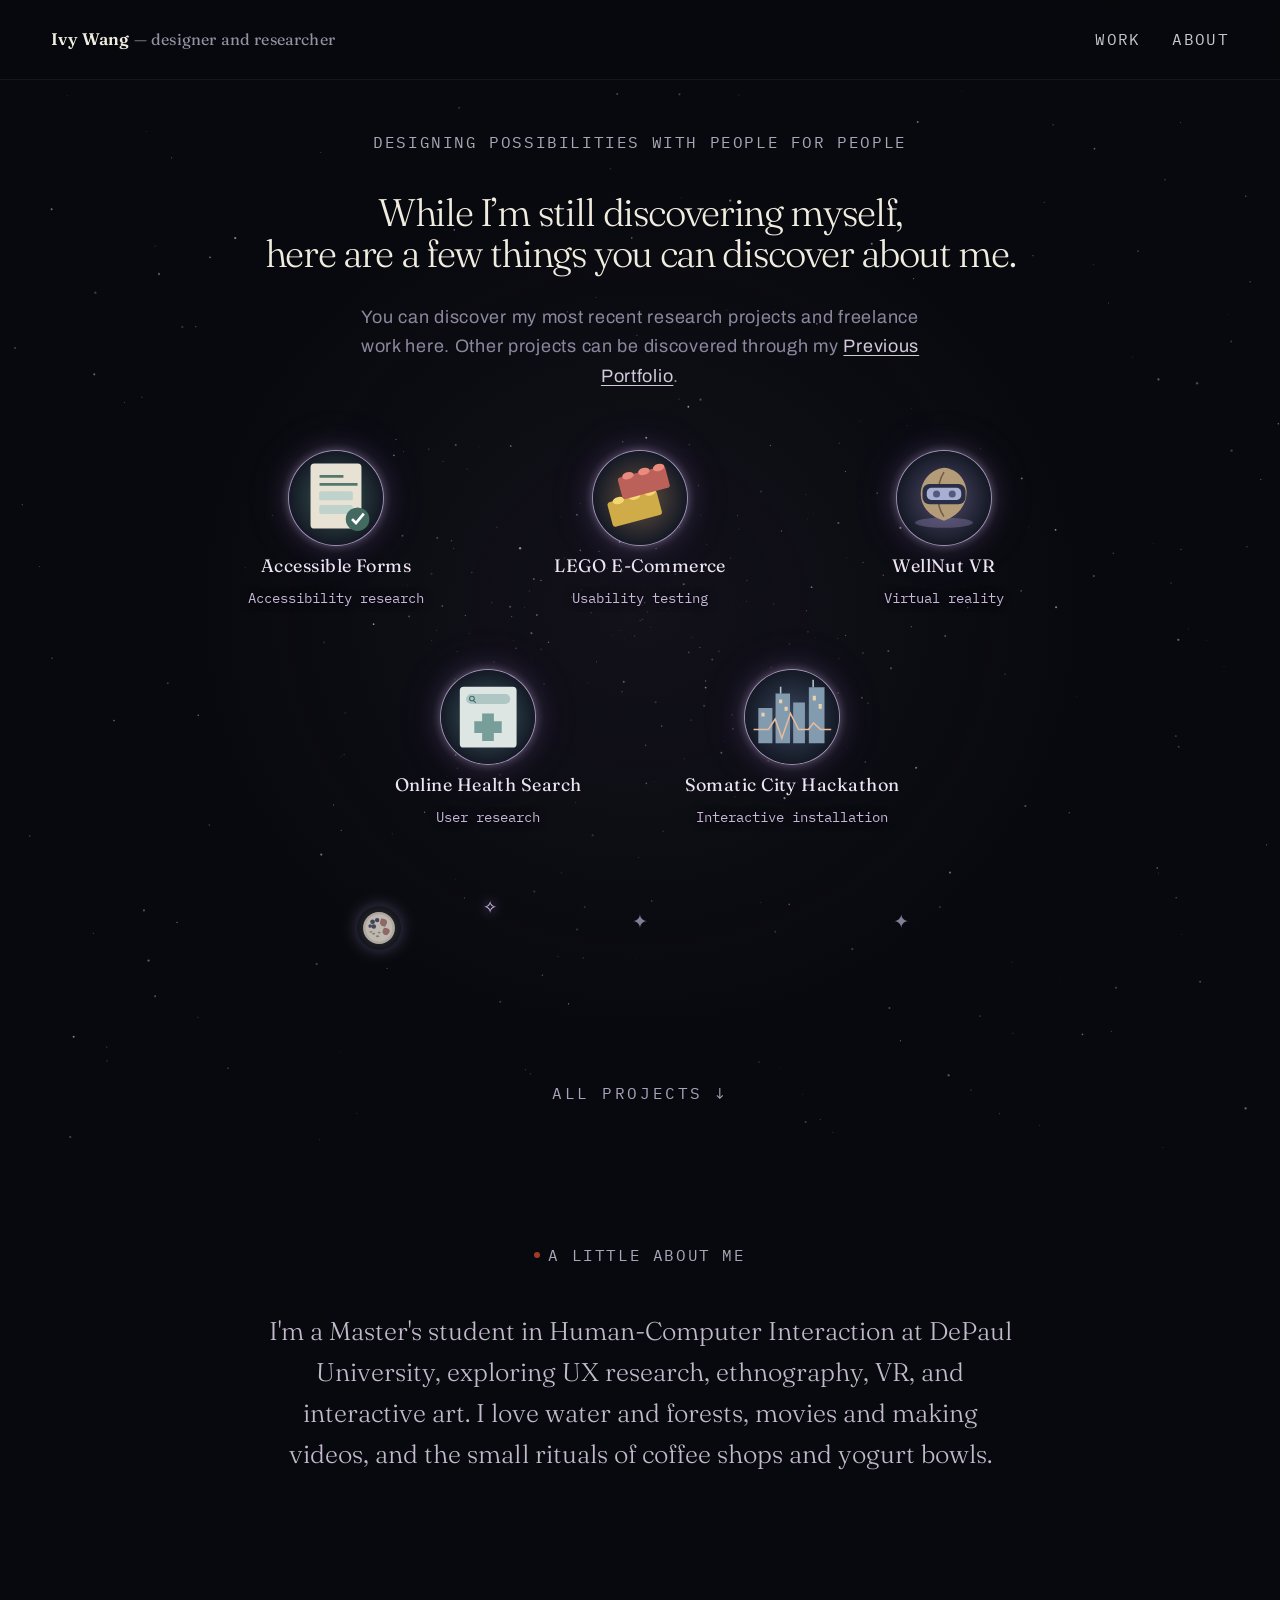
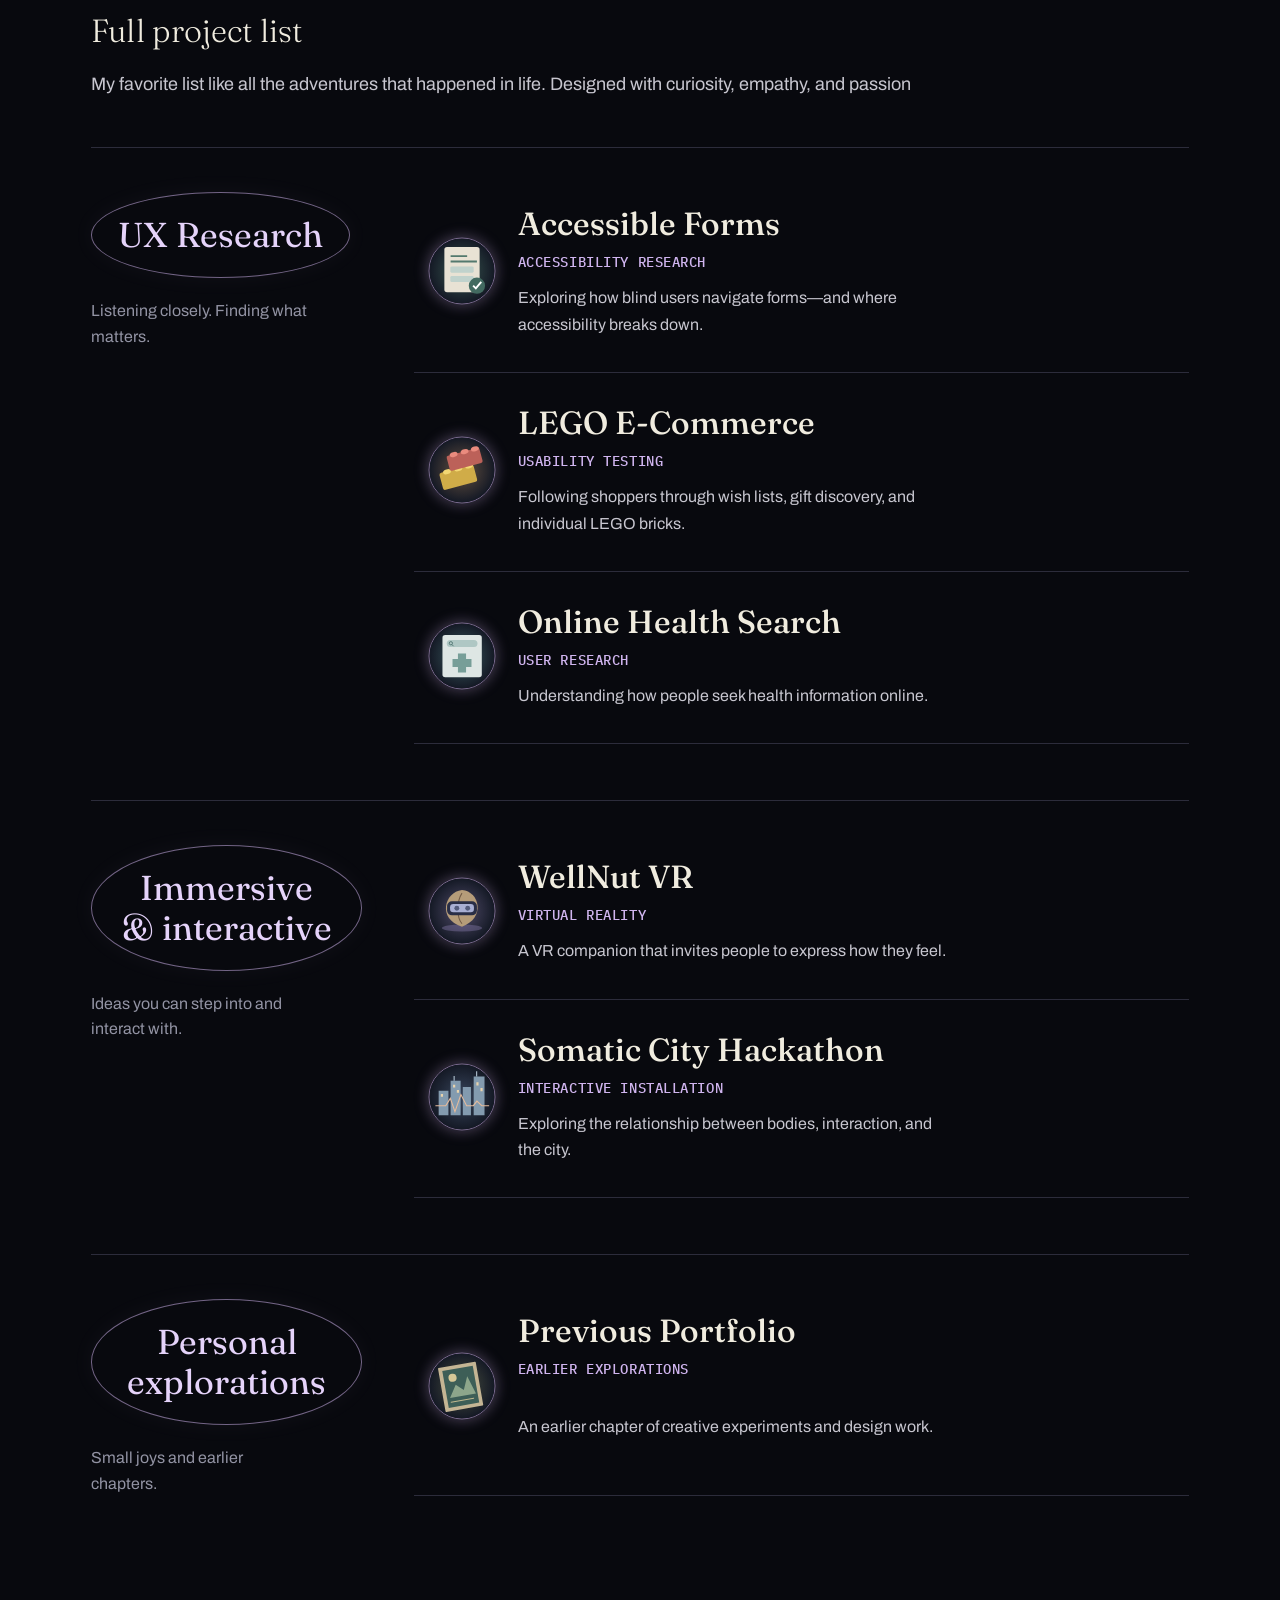
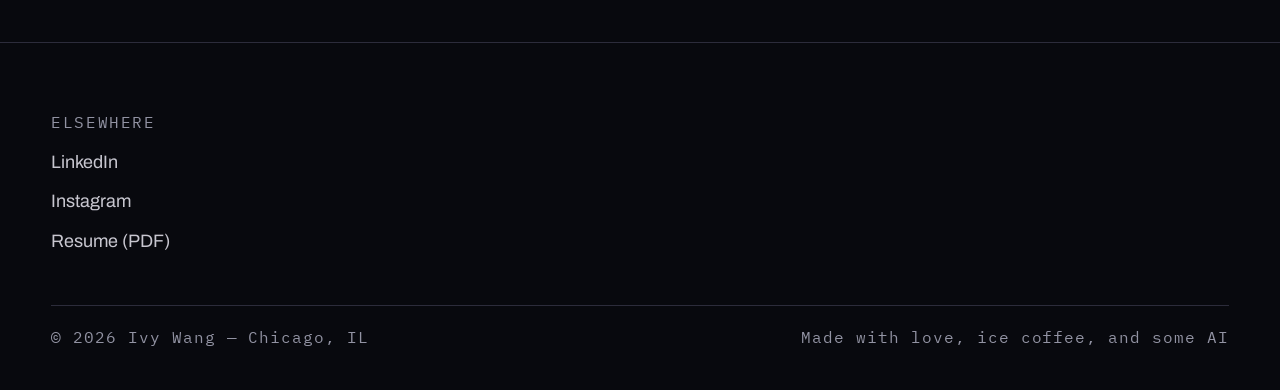
<file: work.html>
<!DOCTYPE html>
<html lang="en"><head><meta charset="UTF-8"><meta name="viewport" content="width=device-width,initial-scale=1"><meta http-equiv="refresh" content="0;url=index.html#project-index"><title>Projects — Ivy Wang</title></head><body><p>The project collection now lives on the homepage. <a href="index.html#project-index">Explore all projects →</a></p><script>location.replace("index.html#project-index");</script></body></html>
</file>
<file: styles.css>
/* =========================================================
   IVY WANG — PORTFOLIO
   A personal digital archive. Design system + shared layout.
   ========================================================= */

@import url('https://fonts.googleapis.com/css2?family=Fraunces:ital,opsz,wght@0,9..144,300;0,9..144,400;0,9..144,500;0,9..144,600;0,9..144,700;1,9..144,400;1,9..144,500&family=Archivo:ital,wght@0,400;0,500;0,600;0,700;1,400&family=IBM+Plex+Mono:wght@400;500&display=swap');

:root{
  /* ---- color: archive paper + ledger ink ---- */
  --paper:        #D6E8E8;
  --paper-2:      #D6E8E8;   /* card / specimen surface */
  --line:         #005200;   /* borders and hairline rules */
  --ink:          #005200;
  --ink-soft:     #176B4A;
  --ink-faint:    #4B987C;
  --blue:         #2E3A5F;   /* fountain-pen ledger blue */
  --ochre:        #B3822A;   /* index-tab ochre */
  --stamp:        #A23B24;   /* due-date stamp red, used sparingly */

  /* ---- type ---- */
  --f-display: 'Fraunces', ui-serif, Georgia, serif;
  --f-body:    'Archivo', ui-sans-serif, system-ui, sans-serif;
  --f-mono:    'IBM Plex Mono', ui-monospace, monospace;

  /* ---- scale ---- */
  --step-0: 1.125rem;
  --step-1: clamp(1.1rem, 1rem + 0.5vw, 1.3rem);
  --step-2: clamp(1.5rem, 1.2rem + 1.4vw, 2.1rem);
  --step-3: clamp(2.2rem, 1.6rem + 2.8vw, 3.6rem);
  --step-4: clamp(3rem, 2rem + 5vw, 6rem);

  --nav-h: 80px;
  --edge: clamp(20px, 4vw, 56px);
}

*, *::before, *::after{ box-sizing: border-box; }
html{ scroll-behavior: smooth; scroll-padding-top: calc(var(--nav-h) + 24px); }
body{
  margin: 0;
  background: var(--paper);
  color: var(--ink);
  font-family: var(--f-body);
  font-size: var(--step-0);
  line-height: 1.65;
  -webkit-font-smoothing: antialiased;
}
img{ max-width: 100%; display: block; }
a{ color: inherit; text-decoration: none; }
h1,h2,h3,h4{ margin: 0; font-family: var(--f-display); font-weight: 500; }
p{ margin: 0; }
ul{ margin: 0; padding: 0; list-style: none; }
button{ font: inherit; color: inherit; background: none; border: none; cursor: pointer; }

::selection{ background: var(--blue); color: var(--paper); }

:focus-visible{
  outline: 2px solid var(--blue);
  outline-offset: 3px;
}

/* faint archive coordinate grid, used as page texture */
.grid-field{
  position: absolute;
  inset: 0;
  pointer-events: none;
  background-image:
    linear-gradient(var(--line) 1px, transparent 1px),
    linear-gradient(90deg, var(--line) 1px, transparent 1px);
  background-size: 96px 96px;
  opacity: 0.35;
  z-index: 0;
}

/* =========================================================
   NAV
   ========================================================= */
.site-nav{
  position: fixed;
  top: 0; left: 0; right: 0;
  height: var(--nav-h);
  display: flex;
  align-items: center;
  justify-content: space-between;
  padding: 0 var(--edge);
  z-index: 100;
  background: color-mix(in srgb, var(--paper) 88%, transparent);
  backdrop-filter: blur(6px);
  border-bottom: 1px solid var(--line);
}
.site-nav .mark{
  font-family: var(--f-display);
  font-weight: 600;
  font-size: 1.05rem;
  letter-spacing: 0.01em;
}
.site-nav .mark span{ color: var(--ink-faint); font-weight: 400; }
.nav-links{
  display: flex;
  gap: clamp(16px, 2.5vw, 40px);
  font-family: var(--f-mono);
  font-size: 1rem;
  letter-spacing: 0.08em;
  text-transform: uppercase;
}
.nav-links a{
  position: relative;
  padding: 4px 0;
  color: var(--ink-soft);
  transition: color .25s ease;
}
.nav-links a::after{
  content: "";
  position: absolute;
  left: 0; bottom: 0;
  width: 100%; height: 1px;
  background: var(--blue);
  transform: scaleX(0);
  transform-origin: right;
  transition: transform .3s ease;
}
.nav-links a:hover,
.nav-links a[aria-current="page"]{ color: var(--ink); }
.nav-links a:hover::after,
.nav-links a[aria-current="page"]::after{
  transform: scaleX(1);
  transform-origin: left;
}
.nav-toggle{ display: none; }

@media (max-width: 640px){
  .nav-links{
    position: fixed;
    top: var(--nav-h); left: 0; right: 0;
    flex-direction: column;
    background: var(--paper);
    border-bottom: 1px solid var(--line);
    padding: 18px var(--edge) 26px;
    gap: 16px;
    transform: translateY(-8px);
    opacity: 0;
    pointer-events: none;
    transition: opacity .2s ease, transform .2s ease;
  }
  .nav-links.is-open{
    opacity: 1;
    transform: translateY(0);
    pointer-events: auto;
  }
  .nav-toggle{
    display: inline-block;
    font-family: var(--f-mono);
    font-size: 1rem;
    letter-spacing: 0.08em;
    text-transform: uppercase;
    border: 1px solid var(--line);
    padding: 6px 12px;
  }
}

/* =========================================================
   FOOTER
   ========================================================= */
.site-footer{
  position: relative;
  z-index: 1;
  border-top: 1px solid var(--line);
  padding: 56px var(--edge) 40px;
  background: var(--paper);
}
.footer-grid{
  display: grid;
  grid-template-columns: 1fr;
  gap: 32px;
  max-width: 1200px;
  margin: 0 auto;
}
.footer-grid h3{
  font-size: var(--step-1);
  max-width: 20ch;
}
.footer-col p, .footer-col a{
  display: block;
  color: var(--ink-soft);
  margin-top: 10px;
}
.footer-col .label{
  font-family: var(--f-mono);
  font-size: 1rem;
  letter-spacing: 0.1em;
  text-transform: uppercase;
  color: var(--ink-faint);
  margin-bottom: 12px;
}
.footer-col a{ transition: color .2s ease; }
.footer-col a:hover{ color: var(--blue); }
.footer-bottom{
  max-width: 1200px;
  margin: 48px auto 0;
  padding-top: 18px;
  border-top: 1px solid var(--line);
  display: flex;
  justify-content: space-between;
  font-family: var(--f-mono);
  font-size: 1rem;
  letter-spacing: 0.06em;
  color: var(--ink-faint);
  flex-wrap: wrap;
  gap: 8px;
}
@media (max-width: 720px){
  .footer-grid{ grid-template-columns: 1fr; }
}

/* =========================================================
   GENERIC PAGE HEADER (inner pages)
   ========================================================= */
.page-head{
  position: relative;
  z-index: 1;
  padding: calc(var(--nav-h) + 64px) var(--edge) 48px;
  max-width: 1200px;
  margin: 0 auto;
  border-bottom: 1px solid var(--line);
}
.eyebrow{
  font-family: var(--f-mono);
  font-size: 1rem;
  letter-spacing: 0.12em;
  text-transform: uppercase;
  color: var(--ochre);
  display: inline-flex;
  align-items: center;
  gap: 8px;
  margin-bottom: 18px;
}
.eyebrow::before{
  content: "";
  width: 6px; height: 6px;
  background: var(--stamp);
  border-radius: 50%;
  display: inline-block;
}
.page-head h1{
  font-size: var(--step-3);
  font-weight: 500;
  max-width: 16ch;
}
.page-head .dek{
  margin-top: 20px;
  max-width: 56ch;
  color: var(--ink-soft);
  font-size: var(--step-1);
  line-height: 1.6;
}

.page-body{
  position: relative;
  z-index: 1;
  max-width: 1200px;
  margin: 0 auto;
  padding: 56px var(--edge) 100px;
}

/* simple index list, reused on Work / Research pages */
.entry-list{ border-top: 1px solid var(--line); }
.entry-row{
  display: grid;
  grid-template-columns: 90px 1fr auto auto;
  align-items: baseline;
  gap: 24px;
  padding: 26px 4px;
  border-bottom: 1px solid var(--line);
  transition: background .2s ease;
}
.entry-row:hover,
.entry-row:focus-visible{
  background: #005200;
  color: var(--paper);
}
.entry-row:hover .num,
.entry-row:hover .title .cat,
.entry-row:hover .year,
.entry-row:hover .go,
.entry-row:focus-visible .num,
.entry-row:focus-visible .title .cat,
.entry-row:focus-visible .year,
.entry-row:focus-visible .go{
  color: var(--paper);
}
.entry-row .num{
  font-family: var(--f-mono);
  font-size: 1rem;
  color: var(--ink-faint);
}
.entry-row .title{
  font-family: var(--f-display);
  font-size: var(--step-1);
  font-weight: 500;
}
.entry-row .title .cat{
  font-family: var(--f-mono);
  font-size: 1rem;
  letter-spacing: 0.08em;
  text-transform: uppercase;
  color: var(--blue);
  margin-left: 12px;
  vertical-align: middle;
}
.entry-row .year{
  font-family: var(--f-mono);
  font-size: 1rem;
  color: var(--ink-faint);
}
.entry-row .go{
  font-family: var(--f-mono);
  font-size: 1rem;
  color: var(--ink-soft);
  opacity: 0;
  transform: translateX(-6px);
  transition: opacity .2s ease, transform .2s ease;
}
.entry-row:hover .go{ opacity: 1; transform: translateX(0); }

@media (max-width: 640px){
  .entry-row{ grid-template-columns: 40px 1fr; row-gap: 6px; }
  .entry-row .year, .entry-row .go{ display: none; }
}

/* =========================================================
   PLACEHOLDER CASE STUDY
   ========================================================= */
.stub-card{
  border: 1px solid var(--line);
  background: var(--paper-2);
  padding: clamp(28px, 5vw, 60px);
  display: grid;
  gap: 18px;
  max-width: 760px;
}
.stub-card .tag{
  font-family: var(--f-mono);
  font-size: 1rem;
  letter-spacing: 0.1em;
  text-transform: uppercase;
  color: var(--stamp);
  border: 1px solid currentColor;
  padding: 4px 10px;
  width: fit-content;
}

/* =========================================================
   ABOUT PAGE bits
   ========================================================= */
.about-layout{
  display: grid;
  grid-template-columns: 320px 1fr;
  gap: 56px;
}
.about-photo{
  aspect-ratio: 4 / 5;
  border: 1px solid var(--line);
  background: var(--paper-2);
  display: flex;
  align-items: center;
  justify-content: center;
  font-family: var(--f-mono);
  font-size: 1rem;
  letter-spacing: 0.08em;
  color: var(--ink-faint);
  text-transform: uppercase;
  position: sticky;
  top: calc(var(--nav-h) + 32px);
}
.about-copy p{ margin-bottom: 20px; max-width: 62ch; color: var(--ink-soft); line-height: 1.7; }
.about-copy h2{ font-size: var(--step-1); margin: 40px 0 14px; }
.skill-tags{ display: flex; flex-wrap: wrap; gap: 10px; }
.skill-tags li{
  font-family: var(--f-mono);
  font-size: 1rem;
  letter-spacing: 0.04em;
  border: 1px solid var(--line);
  padding: 6px 12px;
  color: var(--ink-soft);
}
@media (max-width: 800px){
  .about-layout{ grid-template-columns: 1fr; }
  .about-photo{ position: static; max-width: 260px; }
}

/* =========================================================
   CONTACT PAGE
   ========================================================= */
.contact-grid{
  display: grid;
  grid-template-columns: 1fr 1fr;
  gap: 40px;
}
.contact-card{
  border: 1px solid var(--line);
  padding: 32px;
}
.contact-card .label{
  font-family: var(--f-mono);
  font-size: 1rem;
  letter-spacing: 0.1em;
  text-transform: uppercase;
  color: var(--ink-faint);
  margin-bottom: 10px;
}
.contact-card a, .contact-card p{ font-family: var(--f-display); font-size: var(--step-1); }
@media (max-width: 700px){ .contact-grid{ grid-template-columns: 1fr; } }

/* Readable navigation and reflow for larger type and browser zoom. */
.nav-links a,.nav-toggle{min-height:44px;display:inline-flex;align-items:center}
.nav-toggle{display:none}
.entry-row{grid-template-columns:48px minmax(0,1fr) auto auto;gap:20px}
.entry-row .title .cat{display:block;margin:8px 0 0;line-height:1.5}
.entry-row .go{opacity:1;transform:none}
.about-copy h2{font-size:1.5rem}
.skill-tags li{padding:8px 14px}
@media(max-width:1000px){.site-nav .mark span{display:none}.entry-row{grid-template-columns:40px minmax(0,1fr)}.entry-row .year,.entry-row .go{display:none}}
@media(max-width:640px){.nav-toggle{display:inline-flex}.nav-links a{width:100%}}

/* Grid children must be able to shrink and wrap when text is enlarged. */
main :where(section,article,figure,div,li,a,span){min-width:0}
main :where(h1,h2,h3,h4,p,dd,dt,figcaption,li){overflow-wrap:anywhere}
.site-nav{gap:16px}
.site-nav .mark{min-width:0}
.nav-toggle{flex-shrink:0}
.entry-row .title{overflow-wrap:anywhere}
.footer-bottom>span{max-width:100%;overflow-wrap:anywhere}
@media(max-width:900px){.about-layout{grid-template-columns:minmax(0,1fr)}.about-photo{position:static}}
</file>
<file: universe.css>
/* A quiet universe, with stable project targets and discoverable stars. */
body[data-page="home"]{--paper:#08090e;--ink:#f0ecdf;--ink-soft:#c7c6cf;--ink-faint:#9293a3;--line:#2c2c3b;--blue:#d0b5ef;background:#08090e;color:var(--ink)}
.site-nav{background:rgba(8,9,14,.85);border-bottom:1px solid #ffffff0f}
.site-nav .mark span{font-size:1rem}
.universe{position:relative;isolation:isolate;min-height:850px;height:100svh;max-height:1200px;overflow:hidden;background:radial-gradient(ellipse at 50% 53%,#30283e44,transparent 50%),#08090e}
.starfield{position:absolute;inset:0;width:100%;height:100%;pointer-events:none;z-index:-1}
.universe-intro{position:absolute;top:calc(var(--nav-h) + 34px);width:100%;text-align:center;padding:0 22px;pointer-events:none}
.eyebrow{font-family:var(--f-mono);font-size:1rem;text-transform:uppercase;letter-spacing:.2em;color:#a9a6b7}
.universe-intro h1{font-size:clamp(2.7rem,5vw,5rem);font-weight:300;letter-spacing:-.035em;margin:6px 0}
.universe-intro>p:last-child{font-size:1rem;color:#b5b2c1}
.project-cluster{position:absolute;left:50%;top:54%;width:660px;height:370px;transform:translate(-50%,-50%);z-index:3}
.project-particle{position:absolute;display:flex;align-items:center;flex-direction:column;justify-content:center;gap:5px;min-height:62px;width:172px;padding:7px 5px;color:#e7e1ed;text-align:center;cursor:pointer;transform:translate(-50%,-50%);border:0;background:none;transition:color .2s}
.particle-spark{height:78px;width:78px;display:block;flex:none;border-radius:50%;background:#242335;border:1px solid #ead9ff99;box-shadow:0 0 9px #e7d0ff55,0 0 29px #b48fe633,0 0 54px #b48fe618;transition:box-shadow .25s,transform .25s;animation:orb-float 6s ease-in-out infinite alternate;overflow:hidden}
.particle-spark img{display:block;width:100%;height:100%;object-fit:cover;border-radius:50%}
.particle-2 .particle-spark,.particle-5 .particle-spark{animation-delay:-2s}
.particle-3 .particle-spark,.particle-6 .particle-spark{animation-delay:-4s}
.particle-4 .particle-spark,.particle-7 .particle-spark{animation-delay:-1s}
@keyframes orb-float{from{transform:translateY(-3px)}to{transform:translateY(3px)}}
.particle-name{font-size:1rem;letter-spacing:.025em;text-shadow:0 2px 7px #000,0 0 18px #000}
.particle-detail{font-family:var(--f-mono);font-size:1rem;color:#c6b7d9;opacity:0;transition:opacity .2s;text-shadow:0 0 9px #000}
.project-particle:hover,.project-particle:focus-visible{color:#fff}
.project-particle:hover .particle-detail,.project-particle:focus-visible .particle-detail{opacity:1}
.project-particle:hover .particle-spark,.project-particle:focus-visible .particle-spark{animation-play-state:paused;scale:1.08;box-shadow:0 0 13px #eadbff99,0 0 38px #cfabff66}
.project-particle:focus-visible,.fact-star:focus-visible{outline:1px solid #dbcae7;outline-offset:4px;border-radius:4px}
.particle-1{left:27%;top:17%}.particle-2{left:65%;top:10%}.particle-3{left:82%;top:46%}.particle-4{left:69%;top:80%}.particle-5{left:37%;top:92%}.particle-6{left:18%;top:64%}.particle-7{left:49%;top:47%}
.fact-star{position:absolute;width:54px;height:54px;z-index:4;display:grid;place-items:center;color:#817e95;cursor:pointer}
.star-cross{font-size:19px;transition:color .3s,text-shadow .3s,transform .3s}
.fact-label{position:absolute;top:46px;width:175px;font-family:var(--f-display);font-size:1.1rem;color:#eee7fa;opacity:0;visibility:hidden;transform:translateY(5px);transition:opacity .25s,transform .25s;pointer-events:none;text-shadow:0 2px 10px #000}
.fact-label small{display:block;margin-top:5px;font-family:var(--f-body);font-size:1rem;color:#a7a1b7}
.fact-star:hover .star-cross,.fact-star:focus-visible .star-cross,.fact-star.is-lit .star-cross{color:#fff4de;text-shadow:0 0 12px #ffe5c0,0 0 35px #c7a0ff;transform:rotate(45deg) scale(1.35)}
.fact-star:hover .fact-label,.fact-star:focus-visible .fact-label,.fact-star.is-lit .fact-label{opacity:1;visibility:visible;transform:translateY(0)}
.fact-1{left:13%;top:28%}.fact-2{right:12%;top:26%}.fact-3{left:5%;top:65%}.fact-4{right:5%;top:64%}.fact-5{left:23%;top:82%}.fact-6{right:21%;top:83%}
.fact-3 .fact-label{left:0;text-align:left}.fact-4 .fact-label{right:0;text-align:right}
.universe-guide{position:absolute;bottom:99px;width:100%;text-align:center;color:#d2c9db;font-size:1rem;letter-spacing:.03em;padding:0 20px;pointer-events:none}
.universe-guide small{display:block;color:#8d879e;font-size:1rem;margin:8px auto 0;max-width:560px;line-height:1.6}
.universe-guide a{pointer-events:auto;color:#d2c9db;text-decoration:underline;text-underline-offset:3px}
.universe-guide a:hover{color:#fff}
.guide-dot{display:inline-block;width:4px;height:4px;background:#f5d6af;border-radius:50%;margin:0 8px 2px 0}
.universe-scroll{position:absolute;bottom:26px;left:50%;transform:translateX(-50%);padding:10px;font-family:var(--f-mono);font-size:1rem;text-transform:uppercase;letter-spacing:.16em;color:#aaa2b9}
.universe-about{max-width:850px;margin:auto;padding:90px var(--edge);text-align:center}
.universe-about>p:last-child{font-family:var(--f-display);font-weight:300;font-size:clamp(1.15rem,2vw,1.7rem);line-height:1.6;color:#c2bacb;margin-top:25px}
.index-strip{max-width:1200px;margin:auto;padding:40px var(--edge) 90px;scroll-margin-top:100px}
.strip-head{margin-bottom:24px}.strip-head h2{font-size:2rem;font-weight:300}
.entry-row:hover,.entry-row:focus-visible{background:var(--blue);color:var(--paper)}
.site-footer{background:#08090e}
@media(max-width:700px){
 .site-nav .mark span{display:none}
 .universe{min-height:880px;height:100svh}
 .universe-intro{top:100px}
 .project-cluster{width:100%;max-width:450px;height:350px;top:52%}
 .project-particle{width:112px}.particle-name{font-size:1rem}.particle-detail{font-size:1rem}
 .particle-spark{height:58px;width:58px}
 .particle-1{left:24%;top:12%}.particle-2{left:73%;top:15%}.particle-3{left:81%;top:48%}.particle-4{left:73%;top:81%}.particle-5{left:33%;top:96%}.particle-6{left:20%;top:62%}.particle-7{left:45%;top:39%}
 .fact-1{left:9%;top:26%}.fact-2{right:9%;top:26%}.fact-3{left:9%;top:73%}.fact-4{right:9%;top:73%}.fact-5,.fact-6{display:none}
 .fact-label{width:145px;font-size:1rem}.fact-1 .fact-label{left:0}.fact-2 .fact-label{right:0}
 .universe-guide{bottom:66px}.universe-scroll{bottom:12px}
}
/* Room for readable labels without compressing the constellation. */
.universe{height:auto;min-height:0;max-height:none;padding:calc(var(--nav-h) + 48px) var(--edge) 32px;overflow:clip}
.universe-intro{position:relative;top:auto;padding:0;max-width:850px;margin:auto}
.universe-intro>p:last-child{font-size:1.125rem;line-height:1.65;max-width:55ch;margin:16px auto 0}
.eyebrow{letter-spacing:.1em;line-height:1.6}
.universe-intro .eyebrow::before{content:none;display:none}
.project-cluster{position:relative;left:auto;top:auto;transform:none;width:min(800px,100%);height:600px;margin:64px auto 40px}
.project-particle{width:190px;gap:8px;padding:10px;line-height:1.4}
.particle-spark{width:96px;height:96px}
.particle-name{font-size:1.125rem}
.particle-detail{font-size:1rem;opacity:1}
.universe-guide{position:relative;bottom:auto;padding:0;max-width:720px;margin:0 auto;font-size:1.5rem;line-height:1.4}
.universe-guide small{font-size:1.125rem;max-width:60ch;line-height:1.65;margin-top:16px}
.universe-intro .universe-guide{margin-top:28px}
.strip-head{flex-wrap:wrap}
.project-list-intro{flex-basis:100%;margin-top:12px;color:var(--ink-soft);font-size:1.125rem;line-height:1.65}
.universe-scroll{position:relative;display:table;left:auto;bottom:auto;transform:none;margin:24px auto 0;font-size:1rem}
.fact-label{width:200px}.fact-label small{font-size:1rem}
.fact-5,.fact-6{top:75%}
/* A balanced three-over-two constellation, without empty removed-project slots. */
@media(min-width:601px){
 .universe .project-cluster{display:flex;flex-wrap:wrap;justify-content:center;align-items:flex-start;gap:40px 32px;width:min(880px,100%);max-width:880px;height:auto;margin:48px auto 56px}
 .universe .project-particle{position:relative;inset:auto;transform:none;flex:0 0 calc((100% - 64px)/3);width:auto;min-width:0;justify-content:flex-start}
}
@media(min-width:1281px){
 .fact-constellation{position:relative;display:flex;justify-content:space-between;align-items:center;max-width:960px;min-height:110px;margin:0 auto 32px}
 .fact-constellation .fact-star,.fact-constellation .yogurt-star{position:relative;inset:auto;flex:none}
 .fact-constellation .fact-2,.fact-constellation .fact-5{translate:0 -16px}
 .fact-constellation .fact-3,.fact-constellation .fact-6{translate:0 12px}
 .fact-constellation .fact-label{top:54px}
}
@media(max-width:1280px){
 .project-cluster{display:grid;grid-template-columns:repeat(3,minmax(0,1fr));gap:36px 20px;height:auto;margin:64px auto;max-width:760px}
 .project-particle{position:relative;left:auto;top:auto;transform:none;width:100%;justify-content:flex-start}
 .fact-constellation{display:grid;grid-template-columns:repeat(3,minmax(0,1fr));gap:24px;max-width:760px;margin:0 auto 48px}
 .fact-constellation .fact-star{display:none}
 .fact-constellation .fact-1,.fact-constellation .fact-2,.fact-constellation .fact-3{display:grid;position:relative;inset:auto;width:100%;height:auto;min-height:54px;margin:0;padding:12px 4px;align-content:start;gap:12px}
 .universe{text-align:center}
 .fact-constellation .fact-label{position:static;width:100%;min-width:0;max-width:none;text-align:center!important;transform:none;overflow-wrap:anywhere}
 .fact-star:hover .fact-label,.fact-star:focus-visible .fact-label,.fact-star.is-lit .fact-label{transform:none}
 .project-particle,.particle-name,.particle-detail{min-width:0;max-width:100%;overflow-wrap:anywhere}
}
@media(max-width:600px){
 .project-cluster{grid-template-columns:repeat(2,minmax(0,1fr));gap:32px 12px}
 .particle-spark{width:80px;height:80px}
 .project-particle{padding:6px 0}
 .particle-name{font-size:1rem}
 .universe-intro h1{font-size:clamp(1.5rem,5vw,2rem)}
 .fact-constellation{grid-template-columns:1fr;gap:8px;max-width:360px}
 .fact-constellation .fact-star{grid-template-columns:44px minmax(0,1fr);align-items:center;text-align:left}
 .fact-constellation .fact-label{text-align:left!important}
}
@media(max-width:380px){.project-cluster{grid-template-columns:1fr;max-width:260px}.universe-scroll{letter-spacing:.08em}}
.universe-intro{max-width:1100px}
.universe-intro h1{font-size:clamp(1.5rem,3vw,3.2rem);line-height:1.08;margin:18px auto;text-wrap:balance}
@media(min-width:700px){.universe-intro h1>span{display:block;white-space:nowrap}}
@media(max-width:699px){.universe-intro h1{font-size:clamp(1.5rem,5vw,2rem)}}
.project-particle .particle-name{position:static;opacity:1;pointer-events:none;transform:none;font:400 1.125rem/1.35 var(--f-display);color:#eee5f4;text-shadow:none}
.project-particle .particle-detail{font-size:.875rem;line-height:1.5;margin-top:2px;opacity:1}
.project-particle:is(:hover,:focus-visible) .particle-spark{scale:1.04;box-shadow:0 0 20px #d0b5ef55}
@media(prefers-reduced-motion:reduce){*,*::before,*::after{scroll-behavior:auto!important;transition:none!important;animation:none!important}}
</file>
<file: project-list.css>
/* Shared project-list interaction for Home and Work. */
.particle-spark{position:relative;overflow:hidden}
.meteor-pass{position:absolute;inset:0;z-index:2;overflow:hidden;border-radius:50%;pointer-events:none}
.meteor-pass::after{content:"";position:absolute;left:0;top:0;width:68%;height:2px;border-radius:999px;background:linear-gradient(90deg,transparent,#cbb2ff88 45%,#eee0ff 85%,#fff9df);box-shadow:0 0 6px #d0b5ef,0 0 12px #d0b5ef66;opacity:0;transform:translate(-110%,-20px) rotate(35deg);transform-origin:right center}
.project-particle:is(:hover,:focus-visible) .meteor-pass::after,.project-collection a.entry-row:is(:hover,:focus-visible) .meteor-pass::after{animation:meteor-cross .8s cubic-bezier(.2,.65,.35,1) both}
@keyframes meteor-cross{0%{opacity:0;left:-35%;top:-10%}15%{opacity:1}75%{opacity:1}100%{opacity:0;left:175%;top:115%}}
@media(prefers-reduced-motion:reduce){.project-particle:is(:hover,:focus-visible) .meteor-pass::after,.project-collection a.entry-row:is(:hover,:focus-visible) .meteor-pass::after{animation:none}}
.project-collection .project-projection::before,.project-collection .project-projection::after,.project-collection .projection-scan{display:none!important}
.project-collection a.entry-row:is(:hover,:focus-visible) .project-projection{transform:translate(-50%,-50%) scale(.92)!important;filter:drop-shadow(0 0 9px #d0b5ef44)!important}
.project-collection{margin-top:48px}
.project-category{display:grid;grid-template-columns:minmax(180px,.7fr) minmax(0,2fr);gap:clamp(24px,4vw,64px);padding:44px 0 56px;border-top:1px solid var(--line)}
.category-heading h3{box-sizing:border-box;display:inline-block;max-width:100%;font:400 clamp(1.7rem,2.7vw,2.25rem)/1.15 var(--f-display);margin:0 0 20px;padding:22px 26px;border:1px solid #d0b5ef88;border-radius:50%;color:#e5d3fa;text-align:center;text-wrap:balance;box-shadow:0 0 24px #d0b5ef0c}
.category-heading p{color:var(--ink-faint);font-size:1rem;line-height:1.6;max-width:24ch;margin:0}
.category-projects{display:grid;grid-template-columns:1fr;gap:0;min-width:0}
.project-collection .entry-row{grid-template-columns:64px minmax(0,1fr) auto;grid-template-rows:auto auto;align-items:start;gap:12px 24px;padding:30px 16px 34px;min-width:0}
.project-collection .entry-row .num{grid-column:1;grid-row:1/3;justify-self:start;width:64px;min-height:76px}
.project-collection .entry-row .title{grid-column:2;grid-row:1;font-size:clamp(1.5rem,2.5vw,2rem);line-height:1.25;overflow-wrap:anywhere}
.project-collection .entry-row .cat{font-size:.875rem;letter-spacing:.04em;line-height:1.6}
.project-summary{grid-column:2;grid-row:2;font:1rem/1.65 var(--f-body);color:var(--ink-soft);max-width:48ch}
.project-collection .entry-row .go{display:block;grid-column:3;grid-row:1/3;align-self:center;white-space:nowrap}
.category-heading{align-self:start;position:sticky;top:calc(var(--nav-h) + 32px)}
.category-projects .entry-row:first-child{padding-top:12px}
.project-collection .project-coming-soon{cursor:default}
.project-coming-soon:hover::before,.project-coming-soon:hover::after{opacity:0}
.project-collection .project-coming-soon:hover .title{transform:none;color:var(--ink)}
.project-coming-soon:hover .project-number{opacity:1}
.project-coming-soon:hover .project-projection{opacity:0}
@media(max-width:900px){.project-category{grid-template-columns:1fr;gap:24px}.category-heading{position:static}.category-heading p{max-width:none}}
@media(max-width:560px){.project-category{padding:32px 0}.project-collection .entry-row{padding:24px 4px;grid-template-columns:42px minmax(0,1fr);gap:12px 16px}.project-collection .entry-row .num{width:42px;min-height:54px}.project-collection .entry-row .go{grid-column:2;grid-row:3;justify-self:start}.project-collection .entry-row .title{font-size:1.5rem}}
.entry-row .num{position:relative;align-self:center;display:grid;place-items:center;min-height:88px}
.project-number{transition:opacity .2s ease}
.project-projection{position:absolute;left:50%;top:50%;width:76px;height:76px;opacity:0;transform:translate(-50%,-35%) perspective(400px) rotateX(30deg) scale(.65);transition:opacity .25s ease,transform .45s cubic-bezier(.16,1,.3,1);pointer-events:none;filter:drop-shadow(0 0 12px #d0b5ef66)}
.project-projection img{width:100%;height:100%;object-fit:contain;border-radius:50%;border:1px solid #d0b5ef99;box-shadow:0 0 18px #d0b5ef33}
.project-projection::before{content:"";position:absolute;inset:55% 5% -12px;background:linear-gradient(0deg,#d0b5ef44,transparent);clip-path:polygon(0 0,100% 0,62% 100%,38% 100%);z-index:-1}
.project-projection::after{content:"";position:absolute;bottom:-13px;left:25%;width:50%;height:6px;border:1px solid #eadbffbb;border-radius:50%;box-shadow:0 0 12px #cfabff88}
.projection-scan{position:absolute;inset:0;border-radius:50%;background:repeating-linear-gradient(0deg,transparent 0 4px,#eadbff22 4px 5px);pointer-events:none}
.entry-row:is(:hover,:focus-visible) .project-number{opacity:0}
.entry-row:is(:hover,:focus-visible) .project-projection{opacity:1;transform:translate(-50%,-50%) perspective(400px) rotateX(0) scale(1)}
.entry-row {
  position: relative;
  isolation: isolate;
  padding-inline: 12px;
  column-gap: 28px;
  grid-template-columns:80px minmax(0,1fr) auto;
}
.entry-row .title .cat{display:block;margin:8px 0 0;color:#d0b5ef;line-height:1.5}
.entry-row::before {
  content: "";
  position: absolute;
  inset: 0;
  z-index: -1;
  pointer-events: none;
  background: linear-gradient(90deg, #d0b5ef24, #d0b5ef0a 75%, transparent);
  transform: scaleX(0);
  transform-origin: left;
  opacity: 0;
  transition: transform .38s cubic-bezier(.2,.7,.2,1), opacity .25s ease;
}
.entry-row::after {
  content: "";
  position: absolute;
  inset: auto 0 -1px;
  height: 1px;
  background: var(--blue);
  transform: scaleX(0);
  transform-origin: left;
  transition: transform .45s cubic-bezier(.2,.7,.2,1);
  pointer-events: none;
}
.entry-row .title, .entry-row .num, .entry-row .go {
  transition: transform .3s cubic-bezier(.2,.7,.2,1), color .25s ease;
}
.entry-row .go {
  color: var(--ink-faint);
  opacity: 0;
  transform: translateX(-4px);
  transition: opacity .2s ease, transform .3s cubic-bezier(.2,.7,.2,1), color .25s ease;
}
.entry-row:is(:hover, :focus-visible) { background: transparent; color: var(--ink); }
.entry-row:is(:hover, :focus-visible)::before { transform: scaleX(1); opacity: 1; }
.entry-row:is(:hover, :focus-visible)::after { transform: scaleX(1); }
.entry-row:is(:hover, :focus-visible) .title { transform: translateX(6px); color: var(--blue); }
.entry-row:is(:hover, :focus-visible) .num,
.entry-row:is(:hover, :focus-visible) .title .cat,
.entry-row:is(:hover, :focus-visible) .go { color: var(--blue); }
.entry-row:is(:hover, :focus-visible) .year { color: var(--ink-soft); }
.entry-row:is(:hover, :focus-visible) .go { opacity: 1; transform: translateX(4px); }
.entry-row:active .title { transform: translateX(3px); }
@media (prefers-reduced-motion: reduce) {
  .project-number,.project-projection{transition:none}
  .project-projection{transform:translate(-50%,-50%)}
  .entry-row, .entry-row::before, .entry-row::after,
  .entry-row .title, .entry-row .num, .entry-row .go { transition: none; }
  .entry-row:is(:hover, :focus-visible, :active) .title,
  .entry-row:is(:hover, :focus-visible) .go { transform: none; }
}
@media(max-width:1000px){.entry-row{grid-template-columns:64px minmax(0,1fr);column-gap:20px}.project-projection{width:56px;height:56px}.entry-row .num{min-height:72px}}
@media(max-width:400px){.entry-row{padding-inline:4px;grid-template-columns:48px minmax(0,1fr);column-gap:16px}.project-projection{width:44px;height:44px}}
.project-collection .project-number{display:none}
.project-collection .project-projection{opacity:1;transform:translate(-50%,-50%) scale(.88);filter:drop-shadow(0 0 8px #d0b5ef30)}
.project-collection .project-projection::before,.project-collection .project-projection::after,.project-collection .projection-scan{opacity:0;transition:opacity .25s}
.project-collection a.entry-row:is(:hover,:focus-visible) .project-projection{opacity:1;transform:translate(-50%,-58%) perspective(400px) rotateY(-12deg) scale(1);filter:drop-shadow(0 0 14px #d0b5ef66)}
.project-collection a.entry-row:is(:hover,:focus-visible) .project-projection::before,.project-collection a.entry-row:is(:hover,:focus-visible) .project-projection::after,.project-collection a.entry-row:is(:hover,:focus-visible) .projection-scan{opacity:1}
.project-collection .project-coming-soon:hover .project-projection{opacity:1}
@media(prefers-reduced-motion:reduce){.project-collection a.entry-row:is(:hover,:focus-visible) .project-projection{transform:translate(-50%,-50%) scale(.88)}}
</file>
<file: yogurt-gallery.css>
#yogurt-gallery{box-sizing:border-box;width:min(1000px,94vw);max-height:90dvh;padding:clamp(20px,4vw,48px);border:1px solid #cbb2ff44;border-radius:24px;background:#12101d;color:#eee8f4;overflow:auto;box-shadow:0 24px 100px #0009}
#yogurt-gallery::backdrop{background:#06070dd9;backdrop-filter:blur(8px)}
.yogurt-toolbar{display:flex;align-items:center;justify-content:space-between;gap:16px;color:#cbb2ff;font-size:14px}
#yogurt-close{padding:10px 16px;border:1px solid #cbb2ff66;border-radius:24px;background:#211a30;color:#eee8f4;cursor:pointer;font:inherit}
#yogurt-close:focus-visible{outline:2px solid #e2cdff;outline-offset:4px}
#yogurt-title{font-size:clamp(30px,5vw,52px);line-height:1.12;margin:28px 0 16px}
.yogurt-intro{max-width:620px;font-size:18px;line-height:1.6;color:#c6bfd1;margin-bottom:32px}
.yogurt-photos{display:grid;grid-template-columns:repeat(2,minmax(0,1fr));gap:36px 32px;padding:18px 10px 28px;align-items:start}
.yogurt-photos figure{position:relative;margin:0;min-width:0;transform:rotate(-2deg)}
.yogurt-photos figure:nth-child(even){transform:rotate(2deg);margin-top:42px}
.yogurt-photos figure:nth-child(3n){width:90%;justify-self:center;transform:rotate(1.5deg)}
.yogurt-photos figure:nth-child(4n){transform:rotate(-2.5deg)}
.yogurt-photos figure::before{content:"";position:absolute;z-index:2;top:-9px;left:35%;width:30%;height:20px;background:#c6b0dc70;transform:rotate(-5deg);clip-path:polygon(2% 0,98% 4%,100% 88%,3% 100%,0 65%);pointer-events:none}
.yogurt-frame{display:block;position:relative;overflow:hidden;border-radius:10px;aspect-ratio:1;background:#201c27;isolation:isolate}
.yogurt-photos img{position:absolute;inset:0;display:block;width:100%;height:100%;object-fit:cover;object-position:50% 56%;border-radius:0}
.yogurt-photos figure:nth-child(2) img{object-position:50% 77%}
.yogurt-photos figure:nth-child(3) img{object-position:50% 57%}
.yogurt-photos figure:nth-child(4) img{object-position:50% 54%}
.yogurt-photos figure:nth-child(5) img{object-position:50% 52%}
.yogurt-photos figure:nth-child(6) img{object-position:50% 53%}
.yogurt-photos figure:nth-child(7) img{object-position:50% 58%}
.yogurt-photos figure:nth-child(8) img{object-position:50% 59%}
.yogurt-frame::after,.yogurt-frame::before{content:none}
.yogurt-photos figcaption{font:italic 18px/1.4 "Bradley Hand","Segoe Print","Comic Sans MS",cursive;color:#d8c9e6;padding:12px 4px 0}
body.yogurt-open{overflow:hidden}
.yogurt-star{position:absolute;z-index:4;width:64px;height:64px;padding:8px;border:0;background:transparent;display:grid;place-items:center;cursor:pointer;border-radius:50%}
.yogurt-star img{display:block;width:44px;height:44px;border-radius:50%;opacity:.78;filter:saturate(.65) drop-shadow(0 0 8px #cbb2ff66);transition:transform .3s ease,filter .3s ease,opacity .3s ease}
.yogurt-star span{position:absolute;right:0;top:0;color:#dbc6f4;font-size:17px;transition:transform .3s ease;text-shadow:0 0 12px #cbb2ff}
.yogurt-star:is(:hover,:focus-visible) img{opacity:1;transform:translateY(-3px) rotate(-8deg) scale(1.12);filter:saturate(.9) drop-shadow(0 0 14px #cbb2ffaa)}
.yogurt-star:is(:hover,:focus-visible) span{transform:rotate(35deg) scale(1.2)}
.yogurt-star:focus-visible{outline:2px solid #dbc6f4;outline-offset:4px}
@media(max-width:1280px){.fact-constellation .yogurt-star{position:relative;inset:auto;justify-self:center;align-self:start}}
@media(prefers-reduced-motion:reduce){.yogurt-star img,.yogurt-star span{transition:none}.yogurt-star:is(:hover,:focus-visible) img,.yogurt-star:is(:hover,:focus-visible) span{transform:none}}
@media(max-width:700px){.yogurt-photos{grid-template-columns:repeat(2,minmax(0,1fr));gap:26px 16px;padding:12px 4px 24px}.yogurt-photos figure:nth-child(even){margin-top:24px}.yogurt-photos figcaption{font-size:16px}}
@media(max-width:380px){.yogurt-photos{grid-template-columns:1fr;gap:30px}.yogurt-photos figure:nth-child(even){margin-top:0}.yogurt-photos figure{width:94%;justify-self:center}}
</file>
<file: about.css>
/* The homepage universe meets a quiet ocean. */
body[data-page="about"]{
  --paper:#08090e;--paper-2:#12141e;--ink:#f0ecdf;
  --ink-soft:#c7c6cf;--ink-faint:#9293a3;--line:#ffffff20;
  --blue:#d0b5ef;--ochre:#b6adca;
  background:#08090e;color:var(--ink);isolation:isolate;
}
.about-atmosphere{position:fixed;inset:0;z-index:-1;pointer-events:none;overflow:hidden;}
.about-atmosphere::before{content:"";position:absolute;inset:-45px;transform:translate3d(0,var(--ocean-shift,0px),0);will-change:transform;
  background:linear-gradient(180deg,#08090ef7 0%,#08090edb 38%,#080d18c7 75%,#08090ee8),
  url("assets/ocean-background.png") center bottom / cover no-repeat;}
.about-stars{position:absolute;inset:0;opacity:.5;
  background-image:radial-gradient(circle at 18% 24%,#ddd4ef 0 1px,transparent 1.5px),
  radial-gradient(circle at 78% 63%,#ddd4ef 0 .7px,transparent 1.2px),
  radial-gradient(circle at 45% 80%,#d3e7eb 0 .7px,transparent 1.2px);
  background-size:257px 283px,347px 317px,409px 389px;}
.about-waves{position:absolute;bottom:-30px;left:-5%;width:110%;height:42%;fill:none;stroke:#a9c7df;stroke-width:1;opacity:.24;transform:translate3d(var(--wave-x,0px),var(--wave-y,0px),0);will-change:transform;}
.about-waves path{transform:translateX(var(--ripple-x,0px));}
.about-waves path:nth-child(even){transform:translateX(calc(var(--ripple-x,0px) * -1));}
.about-waves path:nth-child(2){opacity:.65}.about-waves path:nth-child(3){opacity:.4}.about-waves path:nth-child(4){opacity:.22}
.site-nav{background:#08090edb;border-color:#ffffff0f;backdrop-filter:blur(12px)}
.site-nav .mark span{font-size:1rem}
.page-head{padding-top:calc(var(--nav-h) + 70px);border-bottom-color:#ffffff14}
.page-head h1{font-weight:300;letter-spacing:-.025em;max-width:20ch}
.eyebrow{color:#b6adca;font-size:1rem;letter-spacing:.18em}
.eyebrow::before{background:#c6b1df;width:4px;height:4px;box-shadow:0 0 10px #d0b5ef77}
.about-layout{grid-template-columns:minmax(220px,320px) minmax(0,1fr);gap:clamp(32px,6vw,80px);align-items:start}
.about-photo{display:block;margin:0;aspect-ratio:auto;background:none;border:0;letter-spacing:normal;text-transform:none;}
.portrait-water{position:relative;isolation:isolate;aspect-ratio:1;border-radius:50%;overflow:hidden;background:#142b3b;
  border:1px solid #cbd4ff88;
  box-shadow:0 0 0 5px #b2ceff08,0 0 28px #9fc9f133,0 0 65px #c0a2eb24;}
.about-photo img{display:block;width:100%;height:auto;aspect-ratio:1;object-fit:cover;object-position:center;border:0;border-radius:50%;box-shadow:none;filter:grayscale(1) contrast(.94) brightness(.86);mix-blend-mode:screen}
.portrait-water::before{content:"";position:absolute;inset:0;z-index:2;border-radius:inherit;pointer-events:none;
  background:radial-gradient(ellipse at 28% 19%,#e5f7ff42,transparent 35%),
  radial-gradient(circle at 43% 37%,transparent 40%,#192d4955 67%,#060d22dc 100%);
  box-shadow:inset 3px 3px 14px #c5edff66,inset -9px -12px 26px #9e91df44;}
.portrait-water::after{content:"";position:absolute;inset:0;z-index:3;border-radius:inherit;pointer-events:none;
  background:repeating-linear-gradient(180deg,transparent 0 3px,#aedfff18 3px 4px),
  linear-gradient(125deg,#95dafb13,transparent 45%,#c9a0f724);
  mix-blend-mode:screen;opacity:.65;}
.about-photo figcaption{display:flex;justify-content:space-between;gap:12px;padding-top:16px;font-size:1rem;color:#d9cfdf}
.about-photo figcaption span{color:#9894aa}
.hologram-projector{display:block;width:100%;height:auto;margin-top:-10px;overflow:visible;pointer-events:none}
.about-photo .rat-story{display:block;text-align:center;padding:12px 8px 0;font-size:1rem;line-height:1.65}
.rat-story strong{display:block;color:#decbed;font-family:var(--f-display);font-size:1.2rem;font-weight:400;margin-bottom:8px}
.about-photo .rat-story span{display:block;color:#aba6ba}
.projector-lens{filter:drop-shadow(0 0 7px #bbdfff);animation:projector-glow 4s ease-in-out infinite alternate}
.projection-light{animation:projector-glow 4s ease-in-out infinite alternate}
@keyframes projector-glow{from{opacity:.65}to{opacity:1}}
@media(prefers-reduced-motion:reduce){.projector-lens,.projection-light{animation:none}}
.about-copy p{color:#c7c6cf;line-height:1.75;font-size:1.125rem}
.about-copy h2{font-weight:400;color:#eee5f4}
.ocean-note{margin:34px 0 10px;padding:4px 0 4px 22px;border-left:1px solid #a5c2df66}
.ocean-note .eyebrow{color:#a9c7df;margin-bottom:12px}
.ocean-note p{font-family:var(--f-display);font-style:italic;font-size:1.25rem;line-height:1.6;margin-bottom:0;color:#d3dce9}
.skill-tags li{color:#d0b5ef;border-color:#d0b5ef30;border-radius:24px;background:#d0b5ef05}
.site-footer{background:#08090e99;border-color:#ffffff14}
@media(max-width:800px){.about-layout{grid-template-columns:1fr}.about-photo{width:min(320px,100%);max-width:320px;position:static}.page-head{padding-top:calc(var(--nav-h) + 42px)}}
@media(max-width:640px){.site-nav .mark span{display:none}.nav-links{background:#08090ef5}.about-waves{height:30%}}
@media(prefers-reduced-motion:reduce){.about-waves,.about-waves path,.about-atmosphere::before{transform:none;will-change:auto}}
</file>
<file: case-study.css>
.skip-link{position:fixed;left:16px;top:-80px;z-index:200;background:var(--ink);color:var(--paper);padding:12px 16px}.skip-link:focus{top:12px}
.accessible-hero-image{margin:0;align-self:center;min-width:0}
.accessible-hero-image img{width:100%;height:auto;border-radius:16px}
.accessible-hero-image figcaption{font-size:1rem;line-height:1.5;color:var(--ink-faint);margin-top:16px}
.affinity-bundle{align-self:start;min-width:0;padding:clamp(20px,3vw,32px);border:1px solid var(--line);border-radius:18px;background:var(--paper-2)}
.affinity-bundle h3{font-size:1.5rem}
.analysis-section .affinity-intro{margin:12px 0 20px;font-size:1rem;line-height:1.6}
.affinity-filters{display:flex;flex-wrap:wrap;gap:8px;margin-bottom:28px}
.affinity-filters button{border:1px solid var(--line);border-radius:24px;min-height:44px;padding:8px 12px;font-size:1rem;line-height:1.4}
.affinity-filters button[aria-pressed="true"]{background:var(--blue);color:var(--paper);border-color:var(--blue)}
.affinity-deck{display:grid;isolation:isolate}
.affinity-deck .affinity-slide{grid-area:1 / 1;margin:0;visibility:visible}
/* Invisible slides retain their height to prevent jumping, but are not read by assistive technology. */
.affinity-deck .affinity-slide[hidden]{display:block;visibility:hidden;pointer-events:none}
.affinity-theme{display:block;color:var(--blue);font:500 1rem/1.5 var(--f-mono);margin-bottom:18px}
.analysis-section .interview-quote blockquote p{font:inherit;color:var(--ink)}
.affinity-controls{display:flex;align-items:center;justify-content:space-between;flex-wrap:wrap;gap:12px;margin-top:24px;padding-top:20px;border-top:1px solid var(--line)}
.affinity-controls button{min-height:44px;padding:8px 12px;border:1px solid var(--line);border-radius:8px;font-size:1rem}
.affinity-controls button:hover{background:var(--blue);color:var(--paper)}
.affinity-controls [role="status"]{font-size:1rem;color:var(--ink-soft)}
.affinity-notes{margin-top:20px;font-size:1rem;color:var(--ink-faint)}
.affinity-notes summary{cursor:pointer;padding:10px 0}
.analysis-section .affinity-notes p{font-size:1rem;line-height:1.6;margin-top:8px}
.interview-quote{margin:0;padding:24px 0 24px 24px;border-left:2px solid var(--blue);min-width:0}
.interview-quote blockquote{margin:0;padding:0;border:0;max-width:none;font:400 clamp(1.25rem,1.1rem + .5vw,1.6rem)/1.6 var(--f-display)}
.interview-quote figcaption{margin-top:20px;font:500 1rem/1.6 var(--f-mono);color:var(--blue)}
.interview-quote .quote-context{margin-top:12px;font-size:1rem;line-height:1.6;color:var(--ink-faint)}
.interview-note{font-size:1.125rem;line-height:1.7;color:var(--ink-soft)}
@media(max-width:760px){.interview-quote{padding-left:18px}.affinity-controls [role="status"]{order:-1;width:100%;text-align:center}}
.cs-hero,.cs-section,.case-nav{max-width:1180px;margin:0 auto;padding-left:var(--edge);padding-right:var(--edge)}
.cs-hero{padding-top:calc(var(--nav-h) + 72px);padding-bottom:72px;display:grid;grid-template-columns:minmax(0,1.3fr) minmax(280px,.7fr);gap:56px}
.cs-kicker,.section-number,.visual-label,.problem-callout span,.research-question span{font-family:var(--f-mono);font-size:1rem;letter-spacing:.11em;text-transform:uppercase;color:var(--blue)}
.cs-hero h1{font-size:clamp(3rem,7vw,6.4rem);line-height:.96;max-width:10ch;margin:18px 0 28px}.cs-lede{font-size:clamp(1.15rem,2vw,1.45rem);line-height:1.6;max-width:60ch;color:var(--ink-soft)}
.form-visual{align-self:end;background:var(--ink);color:var(--paper);padding:28px;display:grid;gap:10px;min-height:330px}.visual-label{color:#d7c88a;margin-bottom:18px}.fake-label{font-size:1rem}.fake-label small{float:right;color:#d8d5ca}.fake-field{border:1px solid #827f72;padding:13px;color:#c8c4b8}.fake-field.focused{border:3px solid #f2ce4f;color:white}.fake-check{margin-top:12px;color:#f2ce4f;font-size:1rem}
.project-facts{grid-column:1/-1;display:grid;grid-template-columns:repeat(5,1fr);margin:18px 0 0;border-top:1px solid var(--ink);border-bottom:1px solid var(--ink)}.project-facts div{padding:20px 18px;border-right:1px solid var(--line)}.project-facts div:last-child{border:0}.project-facts dt{font:500 1rem var(--f-mono);text-transform:uppercase;letter-spacing:.06em;color:var(--ink-faint);margin-bottom:8px}.project-facts dd{margin:0;font-size:1rem;line-height:1.5}
.cs-section{padding-top:100px;padding-bottom:100px;border-top:1px solid var(--line)}.cs-section h2{font-size:clamp(2.2rem,4.5vw,4.3rem);line-height:1.05;max-width:15ch;margin:18px 0 42px}.cs-section h3{font-family:var(--f-body);font-weight:600}.overview-grid,.analysis-section{display:grid;grid-template-columns:.9fr 1.1fr;gap:80px}.overview-grid h2,.analysis-section h2{max-width:12ch}.prose p,.split p,.analysis-section p,.reflection p{font-size:1.1rem;line-height:1.8;color:var(--ink-soft)}.prose h3{margin:32px 0 12px}.check-list{display:grid;gap:12px}.check-list li{padding-left:26px;position:relative}.check-list li:before{content:'✓';position:absolute;left:0;color:var(--blue);font-weight:700}
.tinted{max-width:none;background:var(--paper-2);padding-left:max(var(--edge),calc((100% - 1180px)/2 + var(--edge)));padding-right:max(var(--edge),calc((100% - 1180px)/2 + var(--edge)))}.four-cards,.three-cards{display:grid;grid-template-columns:repeat(4,1fr);gap:14px}.four-cards article,.three-cards article{background:var(--paper);border:1px solid var(--line);padding:26px;min-height:180px}.four-cards span,.three-cards span,.insight-num{font:500 1rem var(--f-mono);color:var(--blue)}.four-cards h3{margin-top:38px;line-height:1.4}blockquote{margin:70px 0 0;padding:36px 0 0;border-top:3px solid var(--ink);font:400 clamp(1.7rem,3vw,3rem)/1.35 var(--f-display);max-width:29ch}
.split{display:grid;grid-template-columns:1fr 1fr;gap:80px}.consequence-list{display:grid;grid-template-columns:1fr 1fr;border-top:1px solid var(--line)}.consequence-list li{padding:17px 8px;border-bottom:1px solid var(--line);font-weight:600}.problem-callout{margin-top:70px;background:var(--ink);color:var(--paper);padding:clamp(28px,5vw,60px)}.problem-callout span{color:#d7c88a}.problem-callout p{font:400 clamp(1.5rem,3vw,2.6rem)/1.4 var(--f-display);max-width:30ch;margin-top:20px}.research-question{padding:44px 0;border-bottom:1px solid var(--line)}.research-question h3{font:400 clamp(1.4rem,2.5vw,2.2rem)/1.4 var(--f-display);max-width:34ch;margin-top:12px}
.three-cards{grid-template-columns:repeat(3,1fr)}.three-cards p{font-size:1rem;line-height:1.65;margin-top:32px}.process-flow{display:grid;grid-template-columns:repeat(6,1fr);counter-reset:process;margin:56px 0}.process-flow li{border-top:3px solid var(--blue);padding:16px 8px 0;font-weight:600;position:relative}.process-flow li:not(:last-child):after{content:'→';position:absolute;right:8px;color:var(--ink-faint)}.method-grid{display:grid;grid-template-columns:1fr 1fr 1.4fr;gap:18px}.method-grid article{border:1px solid var(--line);padding:26px}.method-grid h3{margin-bottom:12px}.method-grid p,.method-grid li{color:var(--ink-soft);line-height:1.65}.method-grid ul{list-style:disc;padding-left:18px}
.artifact-placeholder{border:2px dashed var(--ink-faint);background:var(--paper-2);min-height:360px;padding:40px;display:flex;flex-direction:column;align-items:center;justify-content:center;text-align:center}.artifact-placeholder span,.artifact-placeholder small{font:400 1rem var(--f-mono);text-transform:uppercase;letter-spacing:.08em;color:var(--ink-faint)}.artifact-placeholder strong{font:500 1.5rem var(--f-display);margin:12px}
.insight{display:grid;grid-template-columns:70px 1.25fr .75fr;gap:30px;padding:42px 0;border-top:1px solid var(--line)}.insight:last-child{border-bottom:1px solid var(--line)}.insight h3{font-size:1.35rem;margin-bottom:12px}.insight p{color:var(--ink-soft);line-height:1.7}.insight aside{border-left:3px solid var(--blue);padding-left:22px}.insight aside strong{font:1rem var(--f-mono);text-transform:uppercase;letter-spacing:.08em;color:var(--blue)}.insight aside p{margin-top:10px;font-size:1rem}
.recommendation-grid{display:grid;grid-template-columns:1fr 1fr;gap:1px;background:var(--line);border:1px solid var(--line);counter-reset:rec}.recommendation-grid li{background:var(--paper);padding:28px 28px 28px 70px;min-height:120px;position:relative;line-height:1.55}.recommendation-grid li:before{counter-increment:rec;content:counter(rec,decimal-leading-zero);position:absolute;left:24px;font:500 1rem var(--f-mono);color:var(--blue)}
.table-wrap{overflow-x:auto;border:1px solid var(--line)}table{width:100%;border-collapse:collapse;min-width:720px;text-align:left}th{background:var(--ink);color:var(--paper);font:1rem var(--f-mono);text-transform:uppercase;letter-spacing:.06em}th,td{padding:18px;border-bottom:1px solid var(--line);vertical-align:top}td{font-size:1rem}.reflection{display:grid;grid-template-columns:.8fr 1.2fr;gap:70px}.reflection h2{grid-column:1}.reflection p{grid-column:2}.case-nav{display:grid;grid-template-columns:repeat(2,1fr);padding-top:0;padding-bottom:90px}.case-nav a{border:1px solid var(--line);padding:26px;display:flex;justify-content:space-between;font-weight:600}.case-nav a:hover{background:var(--ink);color:var(--paper)}
@media(max-width:900px){.cs-hero,.overview-grid,.analysis-section,.reflection{grid-template-columns:1fr}.project-facts{grid-template-columns:1fr 1fr}.project-facts div{border-bottom:1px solid var(--line)}.four-cards{grid-template-columns:1fr 1fr}.reflection p,.reflection h2{grid-column:auto}.split{grid-template-columns:1fr;gap:36px}.insight{grid-template-columns:50px 1fr}.insight aside{grid-column:2}.method-grid{grid-template-columns:1fr}.case-nav{grid-template-columns:1fr}}
@media(max-width:620px){.cs-hero,.cs-section{padding-top:72px;padding-bottom:72px}.cs-hero{padding-top:calc(var(--nav-h) + 48px)}.form-visual{min-height:280px}.project-facts,.four-cards,.three-cards,.recommendation-grid{grid-template-columns:1fr}.process-flow{grid-template-columns:1fr}.process-flow li{border-top:0;border-left:3px solid var(--blue);padding:12px 0 12px 18px}.process-flow li:not(:last-child):after{content:'↓'}.consequence-list{grid-template-columns:1fr}.insight{grid-template-columns:1fr}.insight aside{grid-column:auto}.cs-section h2{font-size:2.35rem}.table-wrap{margin-right:calc(var(--edge)*-1)} }
@media(prefers-reduced-motion:reduce){html{scroll-behavior:auto}*,*:before,*:after{transition-duration:.01ms!important;animation-duration:.01ms!important}}
</file>
<file: case-theme.css>
/* Shared case-study palette, drawn from the homepage's glowing stars. */
:root {
  color-scheme: dark;
  --paper: #120d1e;
  --paper-2: #1c152c;
  --ink: #f6e3cd;
  --ink-soft: #d2c9df;
  --ink-faint: #aaa0bd;
  --line: #493b5b;
  --blue: #d0b5ef;
  --ochre: #f6e3cd;
  --stamp: #cfabff;
  --lego-red: #e5b9d8;
  --lego-blue: #d0b5ef;
  --lego-yellow: #f6e3cd;
  --lego-green: #bfb8ea;
  --wn-deep: #0e0918;
  --wn-forest: #d0b5ef;
  --wn-sage: #493b5b;
  --wn-mist: #1c152c;
  --wn-glow: #f6e3cd;
  --wn-cream: #f6e3cd;
  --hs-navy: #0e0918;
  --hs-teal: #d0b5ef;
  --hs-mint: #1c152c;
  --hs-blue: #292039;
  --hs-warm: #120d1e;
  --sc-black: #0e0918;
  --sc-blue: #d0b5ef;
  --sc-pink: #f6e3cd;
  --sc-violet: #cfabff;
  --sc-grid: #493b5b;
}
body {
  background: radial-gradient(ellipse at 85% 0%, #261a38 0, transparent 650px), var(--paper);
  color: var(--ink);
}
::selection { background: #d0b5ef; color: #120d1e; }
a:focus-visible, button:focus-visible { outline: 2px solid var(--blue); outline-offset: 5px; }
.form-visual, .problem-callout, .commerce-visual, .task-cards article,
.scorecards .critical, .critical-finding {
  background: var(--paper-2);
  color: var(--ink);
}
.visual-label, .fake-check, .problem-callout span { color: var(--blue); }
.fake-label small, .fake-field, .scorecards .critical p { color: var(--ink-soft); }
.fake-field { border-color: var(--line); }
.fake-field.focused { border-color: var(--blue); color: var(--ink); }
th { background: #292039; color: var(--ink); }
.project-facts, .commerce-visual, .commerce-visual span,
.wn-facts, .hs-facts { border-color: var(--line); }
.lego-problem { box-shadow: 10px 10px 0 #352542; }
.wn-actions a, .hs-actions a { border-color: var(--blue); }
.wn-actions a:first-child, .hs-actions a:first-child {
  background: var(--blue); color: var(--paper);
}
.wn-actions a:hover, .hs-actions a:hover { background: var(--ink); color: var(--paper); }
.wn-visual {
  background: radial-gradient(ellipse at 50% 45%, #493255, #21162f 55%, #120d1e);
}
.orb {
  background: radial-gradient(circle at 35% 25%, #d0b5ef, #785890 45%, #30203e 85%);
  box-shadow: 0 0 65px #cfabff30, inset -12px -15px 30px #120d1e80;
}
.orb span { color: #fff2df; }
.wn-dark p, .hs-dark > p, .sc-dark .section-copy { color: var(--ink-soft); }
.contribution, figure > div, .dialogue-flow span, .tech-grid article,
.artifact-grid div, .tech-orbit span, .tech-orbit .core,
.installation-grid figure div { border-color: var(--line); }
.dialogue-flow span, .problem-card, .problem-card p, .hs-dark,
.sc-dark, .sc-final, .sc-hero-media { color: var(--ink); }
.dialogue-flow small, .artifact-grid small, .sc-hero-media p,
.media-placeholder, .sc-final span { color: var(--ink-faint); }
.query { background: var(--paper); border-color: var(--blue); }
.search-visual i { color: var(--ink); }
.problem-card span, .hs-dark .hs-label, .sc-label, .gesture-grid span { color: var(--blue); }
.analysis-flow li { border-color: var(--blue); }
.ethics-grid { background: var(--line); }
.sc-hero-media { background: radial-gradient(circle at 50% 50%, #352344, transparent 65%), var(--sc-black); }
.tech-orbit .core { background: radial-gradient(circle, #352344, var(--sc-black)); }
.concept-flow li, .prototype-grid ul { border-color: var(--blue); }
.tower-shape { background: linear-gradient(90deg, #30233e 0 40%, #715784 40% 60%, #30233e 60%); }
.future { background: linear-gradient(var(--paper), var(--paper-2)); }

/* Earlier reflow keeps the larger text out of narrow diagram columns. */
@media(max-width:1100px){
 .process-flow,.wn-flow,.analysis-flow,.proposed ol{grid-template-columns:repeat(2,minmax(0,1fr));gap:20px}
 .project-facts,.wn-facts,.hs-facts{grid-template-columns:repeat(2,minmax(0,1fr))}
 .four-cards,.three-cards,.growth-grid,.principle-grid,.decision-grid,.tech-grid{grid-template-columns:repeat(2,minmax(0,1fr))}
}
@media(max-width:700px){
 .process-flow,.wn-flow,.analysis-flow,.proposed ol,.project-facts,.wn-facts,.hs-facts,
 .four-cards,.three-cards,.growth-grid,.principle-grid,.decision-grid,.tech-grid,
 .overview,.method-pair,.two-col,.phase-grid,.persona-grid,.limits-grid{grid-template-columns:minmax(0,1fr)}
 .case-nav a{gap:16px;flex-wrap:wrap}
 .search-visual{padding:24px}.search-visual div{flex-wrap:wrap}
 .fake-label small{float:none;display:block}
 .commerce-visual{padding:18px;gap:10px}.commerce-visual span{overflow-wrap:anywhere}
 .ghost-city{gap:12px;max-width:100%}.ghost-city span{padding:60px 12px 12px}.ghost-city i{width:70px;height:70px;flex-shrink:0}
}
</file>
<file: health-search-case-study.css>
:root{--hs-navy:#17343b;--hs-teal:#276b6b;--hs-mint:#dce9e4;--hs-blue:#dbe8ee;--hs-warm:#f8f5ed}.hs-hero,.hs-section,.case-nav{max-width:1180px;margin:auto;padding-left:var(--edge);padding-right:var(--edge)}.hs-hero{padding-top:calc(var(--nav-h) + 72px);padding-bottom:78px;display:grid;grid-template-columns:1.15fr .85fr;gap:55px}.hs-label{font:500 1rem var(--f-mono);text-transform:uppercase;letter-spacing:.11em;color:var(--hs-teal)}.hs-hero h1{font-size:clamp(3rem,6.5vw,6rem);line-height:.95;max-width:12ch;margin:20px 0}.hs-subtitle{font:500 1rem/1.6 var(--f-mono);color:var(--hs-teal);max-width:58ch}.hs-lede{font-size:1.2rem;line-height:1.7;color:var(--ink-soft);margin:25px 0}.hs-actions{display:flex;gap:12px;flex-wrap:wrap}.hs-actions a{border:1px solid var(--hs-navy);padding:13px 17px;font-weight:600}.hs-actions a:first-child{background:var(--hs-navy);color:white}.search-visual{min-height:420px;background:var(--hs-mint);border-radius:50% 50% 10px 10px;padding:45px;display:flex;flex-direction:column;justify-content:center;gap:28px}.query{background:white;border:2px solid var(--hs-navy);padding:18px;border-radius:30px}.search-visual div{display:flex;gap:8px}.search-visual i{font:normal 1rem var(--f-mono);background:var(--hs-navy);color:white;padding:8px}.search-visual strong{font:500 1.5rem var(--f-display)}.search-visual small{font:1rem var(--f-mono);text-transform:uppercase;color:var(--hs-teal)}.hs-facts{grid-column:1/-1;display:grid;grid-template-columns:repeat(5,1fr);border-block:1px solid var(--hs-navy)}.hs-facts div{padding:20px;border-right:1px solid var(--line)}.hs-facts div:last-child{border:0}.hs-facts dt{font:1rem var(--f-mono);text-transform:uppercase;color:var(--ink-faint);margin-bottom:8px}.hs-facts dd{margin:0;font-size:1rem}
.hs-section{padding-top:100px;padding-bottom:100px;border-top:1px solid var(--line)}.hs-section h2{font-size:clamp(2.3rem,4.7vw,4.5rem);line-height:1.05;max-width:15ch;margin:18px 0 44px}.overview,.method-pair,.final-reflection{display:grid;grid-template-columns:.75fr 1.25fr;gap:75px}.overview p,.split p,.method-pair p,.final-reflection p{font-size:1.05rem;line-height:1.8;color:var(--ink-soft)}.overview h3{margin:30px 0 14px}.hs-tint{max-width:none;background:var(--hs-mint);padding-left:max(var(--edge),calc((100% - 1180px)/2 + var(--edge)));padding-right:max(var(--edge),calc((100% - 1180px)/2 + var(--edge)))}.hs-cards article{background:var(--hs-warm);border-top:5px solid var(--hs-teal)}blockquote{border-top-color:var(--hs-teal)}.problem-card{background:var(--hs-navy);color:white;padding:42px}.problem-card span,.question-block span{font:1rem var(--f-mono);text-transform:uppercase;color:#a8d6cf}.problem-card p{font:400 1.7rem/1.45 var(--f-display);color:white;margin-top:18px}.scope-note{border-left:4px solid var(--hs-teal);padding-left:18px;margin-top:25px}.question-block{margin-top:50px;border:1px solid var(--line);padding:35px}.question-block span{color:var(--hs-teal)}.question-block h3{font:400 1.8rem/1.4 var(--f-display);max-width:35ch;margin:15px 0 25px}.question-block ul{display:flex;gap:10px;flex-wrap:wrap}.question-block li{background:var(--hs-blue);padding:12px;font-size:1rem}.three-cards h3{margin-top:25px}.three-cards p{margin-top:12px}.hs-flow li{border-color:var(--hs-teal)}.phase-grid{display:grid;grid-template-columns:1fr 1fr;gap:20px}.phase-grid article{border:1px solid var(--line);padding:32px}.phase-grid span{font:1rem var(--f-mono);color:var(--hs-teal)}.phase-grid h3{font-size:1.5rem;margin:12px 0}.phase-grid h4{font:1rem var(--f-mono);text-transform:uppercase;color:var(--hs-teal);margin:25px 0 6px}.phase-grid p{color:var(--ink-soft);line-height:1.7}.session-note{background:var(--hs-blue);padding:18px;margin-top:18px;font-size:1rem}.method-pair article{border-top:4px solid var(--hs-teal);padding:22px 0}.method-pair blockquote{font-size:1.6rem;margin-top:35px}
.hs-dark{max-width:none;background:var(--hs-navy);color:white;padding-left:max(var(--edge),calc((100% - 1180px)/2 + var(--edge)));padding-right:max(var(--edge),calc((100% - 1180px)/2 + var(--edge)))}.hs-dark .hs-label{color:#99d5ca}.hs-dark>p{color:#d7e0de;max-width:65ch;line-height:1.7}.analysis-flow{display:grid;grid-template-columns:repeat(7,1fr);margin:45px 0}.analysis-flow li{border-top:3px solid #99d5ca;padding:15px 8px;font-size:1rem}.artifact-grid{display:grid;grid-template-columns:repeat(3,1fr);gap:10px;margin-top:45px}.artifact-grid div{border:1px dashed #91aaa5;min-height:115px;display:grid;place-items:center;font:1rem var(--f-mono);text-transform:uppercase}.artifact-grid small{grid-column:1/-1;color:#a8b8b5;text-align:center}.findings>article{display:grid;grid-template-columns:60px 1.2fr .8fr;gap:28px;padding:48px 0;border-top:1px solid var(--line)}.findings>article>span{font:1rem var(--f-mono);color:var(--hs-teal)}.findings h3{font-size:1.55rem;margin-bottom:14px}.findings p{color:var(--ink-soft);line-height:1.7}.findings strong{display:block;margin-top:22px}.findings aside{background:var(--hs-mint);padding:25px}.findings aside b{font:1rem var(--f-mono);text-transform:uppercase;color:var(--hs-teal)}.persona-grid{display:grid;grid-template-columns:1fr 1fr;gap:20px}.persona-grid article{background:var(--hs-warm);border:1px solid var(--line);padding:35px}.persona-grid>article>span{font:1rem var(--f-mono);text-transform:uppercase;color:var(--hs-teal)}.persona-grid h3{font-size:2rem;margin:8px 0 20px}.persona-grid p,.persona-grid li{color:var(--ink-soft);line-height:1.7}.persona-grid ul{list-style:disc;padding-left:20px;margin:18px 0}.persona-grid h4{font:1rem var(--f-mono);text-transform:uppercase;color:var(--hs-teal);margin:20px 0 5px}.shared-needs{border-left:4px solid var(--hs-teal);padding:18px;margin-top:18px}.intro{margin-bottom:30px}.recommendations{display:grid;grid-template-columns:1fr 1fr;gap:15px}.recommendations article{background:var(--hs-warm);border:1px solid var(--line);padding:28px}.recommendations article:last-child{grid-column:1/-1}.recommendations span{font:1rem var(--f-mono);color:var(--hs-teal)}.recommendations h3{font-size:1.35rem;margin:12px 0}.recommendations p{color:var(--ink-soft);line-height:1.65}
.proposed ol{display:grid;grid-template-columns:repeat(6,1fr);margin:45px 0}.proposed li{padding:22px 12px;border-top:4px solid var(--hs-teal);font-weight:600}.proposed>div{display:grid;grid-template-columns:repeat(3,1fr);gap:12px}.proposed>div p{background:var(--hs-blue);padding:20px}.ethics-grid{display:grid;grid-template-columns:repeat(3,1fr);gap:1px;background:#587177}.ethics-grid li{background:var(--hs-navy);padding:22px}.limits-grid{display:grid;grid-template-columns:1fr 1fr;gap:25px}.limits-grid article{border:1px solid var(--line);padding:30px}.limits-grid h3{margin-bottom:15px}.limits-grid ul{list-style:disc;padding-left:20px;color:var(--ink-soft);line-height:1.8}.final-reflection>div{grid-column:2}.final-reflection p+p{margin-top:20px}
@media(max-width:900px){.hs-hero,.overview,.method-pair,.final-reflection{grid-template-columns:1fr}.hs-facts{grid-template-columns:1fr 1fr}.phase-grid,.persona-grid,.limits-grid{grid-template-columns:1fr}.analysis-flow{grid-template-columns:1fr}.analysis-flow li{border-top:0;border-left:3px solid #99d5ca}.findings>article{grid-template-columns:45px 1fr}.findings aside{grid-column:2}.artifact-grid{grid-template-columns:1fr 1fr}.proposed ol{grid-template-columns:1fr 1fr}.final-reflection>div{grid-column:auto}}
@media(max-width:600px){.hs-facts,.recommendations,.proposed>div,.ethics-grid,.artifact-grid{grid-template-columns:1fr}.recommendations article:last-child,.artifact-grid small{grid-column:auto}.findings>article{grid-template-columns:1fr}.findings aside{grid-column:auto}.proposed ol{grid-template-columns:1fr}.hs-section{padding-top:72px;padding-bottom:72px}.search-visual{min-height:330px}}
@media(prefers-reduced-motion:reduce){html{scroll-behavior:auto}}
.participant-details{margin-top:20px;border:1px solid var(--line);border-radius:12px;padding:18px 22px}
.participant-details summary{cursor:pointer;color:var(--blue);font-size:1.125rem;line-height:1.6}
.participant-details .table-wrap{margin-top:20px;overflow-x:auto}
.hs-section table caption{text-align:left;padding:12px 0;color:var(--ink-soft);line-height:1.6}
.findings blockquote{margin:18px 0;padding:16px 20px;border-left:2px solid var(--blue);font-size:1.125rem;line-height:1.6}
.findings cite{display:block;font:normal .875rem/1.5 var(--f-body);color:var(--ink-faint);margin-top:10px}
.participant-details summary:focus-visible{outline:2px solid var(--blue);outline-offset:6px}
.health-hero-artifact{margin:0;align-self:center;min-width:0;padding:24px;border:1px solid #d0b5ef33;border-radius:18px;background:radial-gradient(ellipse at top right,#d0b5ef18,transparent 70%)}
.health-hero-artifact img{display:block;width:100%;height:auto;margin:24px 0;border-radius:8px;box-shadow:0 16px 45px #0004}
.health-hero-artifact figcaption strong{font:400 1.6rem/1.3 var(--f-display)}
.health-hero-artifact figcaption p{font-size:1rem;line-height:1.7;margin:14px 0;color:var(--ink-soft)}
.health-hero-artifact figcaption a,.health-artifact small{color:var(--blue)}
.health-persona-artifacts{display:grid;grid-template-columns:repeat(2,minmax(0,1fr));gap:28px;margin:32px 0}
.health-artifact{margin:0;min-width:0;padding:14px;border:1px solid #d0b5ef33;border-radius:14px;background:#d0b5ef08}
.health-artifact img{display:block;width:100%;height:auto;object-fit:contain;border-radius:6px}
.health-artifact figcaption{padding:18px 4px 4px;line-height:1.6}
.health-artifact figcaption strong,.health-artifact figcaption span,.health-artifact small{display:block}
.health-artifact figcaption span{font-size:1rem;color:var(--ink-soft);margin:8px 0}
.health-artifact a:focus-visible{outline:2px solid var(--blue);outline-offset:5px}
.health-journey-story{display:grid;grid-template-columns:minmax(180px,.65fr) minmax(0,1.6fr);gap:32px;align-items:center;margin-top:44px}
.health-journey-story h3{font:400 1.6rem/1.3 var(--f-display);margin:14px 0}
#journey-artifacts{scroll-margin-top:100px}
@media(max-width:850px){.health-journey-story{grid-template-columns:1fr}.health-persona-artifacts{grid-template-columns:1fr}}
</file>
<file: lego-case-study.css>
:root{--lego-red:#c91f2c;--lego-blue:#0757a6;--lego-yellow:#f2c40e;--lego-green:#178447}
.lego-artifact{margin:0;min-width:0}.lego-artifact a{display:block}.lego-artifact img{display:block;width:100%;height:auto;max-height:480px;object-fit:contain}.lego-artifact figcaption,.lego-source-note{font-size:1rem;line-height:1.65;color:var(--ink-soft);margin-top:20px}.lego-artifact figcaption span{display:block;color:var(--blue)}.lego-artifact a:focus-visible{outline:2px solid var(--blue);outline-offset:6px}.priorities>p{max-width:70ch;margin-bottom:28px}.hero-takeaway{font-size:1.2rem;line-height:1.7}
.lego-hero h1{max-width:12ch;font-size:clamp(2.8rem,6vw,5.7rem)}.commerce-visual{min-height:330px;align-self:end;background:#fff;border:1px solid var(--ink);padding:28px;display:grid;grid-template-columns:1fr 1fr;gap:12px}.commerce-visual span{display:grid;place-items:center;min-height:92px;border:2px solid var(--ink);font:600 1rem var(--f-mono);text-transform:uppercase;letter-spacing:.06em}.commerce-visual span:nth-child(1){border-top:10px solid var(--lego-red)}.commerce-visual span:nth-child(2){border-top:10px solid var(--lego-yellow)}.commerce-visual span:nth-child(3){border-top:10px solid var(--lego-blue)}.commerce-visual span:nth-child(4){border-top:10px solid var(--lego-green)}.commerce-visual strong{grid-column:1/-1;font-family:var(--f-display);font-size:1.3rem;margin-top:12px}.hero-takeaway{grid-column:1/-1;margin-top:10px;border-top-color:var(--lego-red)}
.lego-cards article:nth-child(1){border-top:5px solid var(--lego-red)}.lego-cards article:nth-child(2){border-top:5px solid var(--lego-yellow)}.lego-cards article:nth-child(3){border-top:5px solid var(--lego-blue)}.lego-cards article:nth-child(4){border-top:5px solid var(--lego-green)}.context-note{border:1px solid var(--line);padding:32px;align-self:start}.context-note strong{font:1rem var(--f-mono);text-transform:uppercase;color:var(--lego-blue)}.context-note p{margin-top:12px;line-height:1.6}.lego-problem{box-shadow:10px 10px 0 var(--lego-yellow)}.lego-flow li{border-color:var(--lego-blue)}
.task-cards{display:grid;grid-template-columns:repeat(3,1fr);gap:18px}.task-cards article{border:1px solid var(--line);background:#fff;padding:28px}.task-cards article:nth-child(1){border-top:7px solid var(--lego-red)}.task-cards article:nth-child(2){border-top:7px solid var(--lego-blue)}.task-cards article:nth-child(3){border-top:7px solid var(--lego-green)}.task-cards span,.task-cards strong{font:1rem var(--f-mono);text-transform:uppercase;letter-spacing:.07em;color:var(--ink-faint)}.task-cards h3{font-size:1.25rem;margin:22px 0 12px}.task-cards p{color:var(--ink-soft);min-height:72px}.task-cards strong{display:block;color:var(--ink);margin:24px 0 8px}.task-cards ul{list-style:disc;padding-left:18px;color:var(--ink-soft);line-height:1.6}
.artifact-board{border:1px solid var(--line);padding:18px;background:var(--paper-2);display:grid;grid-template-columns:1fr 1fr;gap:12px}.artifact-board div{min-height:90px;background:var(--paper);border:1px dashed var(--ink-faint);display:grid;place-items:center;text-align:center;font:1rem var(--f-mono);text-transform:uppercase}.artifact-board div:nth-child(3){grid-column:1/-1}.artifact-board small{grid-column:1/-1;text-align:center;color:var(--ink-faint)}.scorecards{display:grid;grid-template-columns:repeat(3,1fr);gap:18px}.scorecards article{border:1px solid var(--line);padding:30px;display:flex;flex-direction:column;min-height:270px}.scorecards span{font:1rem var(--f-mono);text-transform:uppercase}.scorecards strong{font:500 clamp(3rem,6vw,5rem) var(--f-display);margin-top:28px}.scorecards p{color:var(--ink-soft)}.scorecards em{font-style:normal;font-weight:600;margin-top:auto}.scorecards .critical{background:var(--ink);color:#fff;border-top:12px solid var(--lego-red)}.scorecards .critical p{color:#ddd}.participant-quote{margin:24px 0 0;padding:20px;border:0;border-left:5px solid var(--lego-yellow);font:400 1.2rem/1.5 var(--f-display);background:var(--paper-2)}.critical-finding{background:#fff8d8;padding-left:24px;padding-right:24px;border-top:6px solid var(--lego-red)}
.priority{background:var(--paper);border:1px solid var(--line);padding:32px}.priority span{font:1rem var(--f-mono);text-transform:uppercase;letter-spacing:.08em;color:var(--lego-blue)}.priority h3{font:500 1.7rem var(--f-display);margin:14px 0 20px}.priority ul{list-style:disc;padding-left:18px;line-height:1.8;color:var(--ink-soft)}.priority-one{border-top:10px solid var(--lego-red);display:grid;grid-template-columns:.6fr 1.4fr;column-gap:40px}.priority-one span,.priority-one h3{grid-column:1}.priority-one ul{grid-column:2;grid-row:1/3}.priority-pair{display:grid;grid-template-columns:1fr 1fr;gap:18px;margin-top:18px}.lego-reflection>div{grid-column:2}.lego-reflection p+p{margin-top:24px}
@media(max-width:850px){.task-cards,.scorecards{grid-template-columns:1fr}.task-cards p{min-height:0}.priority-one{display:block}.priority-one ul{margin-top:20px}.priority-pair{grid-template-columns:1fr}.lego-reflection>div{grid-column:auto}}
@media(max-width:560px){.commerce-visual{min-height:260px}.artifact-board{grid-template-columns:1fr}.artifact-board div:nth-child(3){grid-column:auto}}
</file>
<file: somatic-city-case-study.css>
:root{--sc-black:#080b0f;--sc-blue:#53c8ff;--sc-pink:#ff567d;--sc-violet:#8271ff;--sc-grid:#26313d}.sc-hero,.sc-section,.case-nav{max-width:1180px;margin:auto;padding-left:var(--edge);padding-right:var(--edge)}.sc-label{font:500 1rem var(--f-mono);text-transform:uppercase;letter-spacing:.12em;color:#176d91}.sc-hero{min-height:100svh;padding-top:calc(var(--nav-h) + 48px);padding-bottom:60px;display:grid;grid-template-columns:1.15fr .85fr;gap:48px;align-items:center}.sc-hero-media{min-height:620px;background:radial-gradient(circle at 50% 50%,#203949,transparent 55%),var(--sc-black);color:white;display:grid;place-items:center;align-content:center;gap:55px;overflow:hidden}.ghost-city{display:flex;align-items:end;gap:25px;filter:drop-shadow(0 0 20px var(--sc-blue))}.ghost-city span{border:1px solid var(--sc-blue);padding:80px 24px 15px;font:600 1rem var(--f-mono)}.ghost-city span:last-child{padding:20px 45px}.ghost-city i{width:110px;height:110px;border-radius:50%;background:radial-gradient(circle,var(--sc-pink) 0 4%,transparent 5%),radial-gradient(circle,var(--sc-blue) 0 4%,transparent 5%);background-size:18px 18px}.sc-hero-media p{font:1rem var(--f-mono);text-transform:uppercase;color:#92b3c1}.sc-hero-copy h1{font-size:clamp(3rem,6.5vw,6rem);line-height:.95;margin:20px 0}.sc-hero-copy>p{font-size:1.2rem;line-height:1.7;color:var(--ink-soft)}.sc-hero-copy ul{display:flex;flex-wrap:wrap;gap:8px;margin-top:28px}.sc-hero-copy li{border:1px solid var(--line);padding:8px 10px;font:1rem var(--f-mono);text-transform:uppercase}.sc-section{padding-top:105px;padding-bottom:105px;border-top:1px solid var(--line)}.sc-section h2{font-size:clamp(2.5rem,5vw,5rem);line-height:1;max-width:14ch;margin:18px 0 40px}.sc-concept>p,.section-copy{font-size:1.15rem;line-height:1.8;color:var(--ink-soft);max-width:60ch}.concept-flow{display:grid;grid-template-columns:repeat(4,1fr);margin-top:60px}.concept-flow li{font:500 clamp(1.2rem,2vw,1.8rem) var(--f-display);padding:28px 14px;border-top:4px solid var(--sc-black);position:relative}.concept-flow li:not(:last-child):after{content:'→';position:absolute;right:15px;color:var(--sc-pink)}.sc-dark{max-width:none;background:var(--sc-black);color:white;padding-left:max(var(--edge),calc((100% - 1180px)/2 + var(--edge)));padding-right:max(var(--edge),calc((100% - 1180px)/2 + var(--edge)))}.sc-dark .sc-label{color:var(--sc-blue)}.sc-dark .section-copy{color:#aebbc5}.tech-orbit{display:grid;grid-template-columns:repeat(4,1fr);gap:12px;margin:55px 0}.tech-orbit span,.tech-orbit .core{border:1px solid #405264;min-height:110px;display:grid;place-items:center;text-align:center;font:1rem var(--f-mono);text-transform:uppercase}.tech-orbit .core{grid-row:span 2;background:radial-gradient(circle,#1a4c64,var(--sc-black));color:var(--sc-blue);font-size:1rem}.gesture-grid{display:grid;grid-template-columns:repeat(3,1fr);gap:18px}.gesture-grid article{border:1px solid var(--line);padding:14px}.media-placeholder{height:250px;background:var(--sc-black);color:#7692a0;display:grid;place-items:center;font:1rem var(--f-mono);text-transform:uppercase}.gesture-grid span{font:1rem var(--f-mono);text-transform:uppercase;color:#176d91;display:block;margin-top:20px}.gesture-grid h3{font-size:1.45rem;margin:8px 0}.gesture-grid p{color:var(--ink-soft);line-height:1.65}.pulse-section{display:grid;grid-template-columns:.8fr 1.2fr;gap:60px}.pulse-section>div>p{color:var(--ink-soft);line-height:1.75}.pulse-section>div>strong{display:block;font:400 1.45rem/1.5 var(--f-display);margin-top:28px}.wave{background:var(--sc-black);min-height:360px;display:grid;place-items:center;padding:25px;color:var(--sc-blue);font:1rem var(--f-mono);text-transform:uppercase}.wave svg{width:100%}.wave polyline{fill:none;stroke:var(--sc-pink);stroke-width:5;filter:drop-shadow(0 0 8px var(--sc-pink))}.signal-flow{grid-column:1/-1;display:grid;grid-template-columns:repeat(5,1fr)}.signal-flow li{border-top:3px solid var(--sc-pink);padding:18px 8px;font-weight:600}.dual-placeholders{grid-column:1/-1;display:grid;grid-template-columns:1fr 1fr;gap:18px}.dual-placeholders figure,.installation-grid figure{margin:0}.dual-placeholders figure div,.installation-grid figure div{min-height:300px;border:1px dashed var(--ink-faint);display:grid;place-items:center;font:1rem var(--f-mono);text-transform:uppercase}.dual-placeholders figcaption,.installation-grid figcaption{font:1rem var(--f-mono);margin-top:8px}.transformation{display:grid;grid-template-columns:1fr .7fr 1fr;align-items:center;text-align:center}.transformation article{padding:35px}.tower-shape{width:95px;height:240px;margin:auto;background:linear-gradient(90deg,#1c252d 0 40%,#334b5c 40% 60%,#1c252d 60%);clip-path:polygon(25% 0,75% 0,75% 18%,90% 18%,90% 100%,10% 100%,10% 18%,25% 18%)}.train-shape{height:130px;background:var(--sc-black);border-radius:18px 18px 3px 3px;position:relative}.train-shape:after{content:'';position:absolute;inset:25px 25px 55px;background:repeating-linear-gradient(90deg,var(--sc-blue) 0 45px,transparent 45px 60px)}.particles{font-size:2.5rem;letter-spacing:10px;color:var(--sc-violet)}.transformation h3{font-size:1.5rem;margin-top:20px}.transformation p{color:var(--ink-soft)}.sound-grid{display:grid;grid-template-columns:1fr 1fr;gap:15px;margin-top:35px}.sound-grid article{border-left:5px solid var(--sc-blue);padding:22px;background:var(--paper-2)}.sound-grid span{font:1rem var(--f-mono);text-transform:uppercase}.sound-grid p{color:var(--ink-soft);margin-top:8px}.installation-grid{display:grid;grid-template-columns:1.4fr .6fr;gap:18px;margin-top:50px}.installation-grid figure div{border-color:#586b79;min-height:430px}.prototype-grid{display:grid;grid-template-columns:1fr 1fr;gap:20px}.prototype-grid ul{border-top:4px solid var(--sc-black)}.prototype-grid li{padding:15px;border-bottom:1px solid var(--line)}.prototype-note{margin-top:25px;color:var(--ink-soft)}.future{background:linear-gradient(var(--paper),#e8e7f0)}.future-path{display:grid;grid-template-columns:1fr auto 1fr auto 1.5fr;gap:15px;align-items:center}.future-path>div{border:1px solid var(--line);padding:22px;display:flex;flex-wrap:wrap;gap:8px}.future-path b{width:100%;font-family:var(--f-display);font-size:1.3rem}.future-path span{font:1rem var(--f-mono);border:1px solid var(--line);padding:6px}.future-path>i{font-style:normal;color:var(--sc-pink);font-size:1.6rem}.future-cards{display:grid;grid-template-columns:repeat(4,1fr);gap:12px;margin-top:45px}.future-cards article{background:var(--paper);padding:24px;border:1px solid var(--line)}.future-cards h3{margin-bottom:12px}.future-cards p{color:var(--ink-soft);line-height:1.6}.sc-final{background:var(--sc-black);color:white;min-height:80svh;display:flex;flex-direction:column;align-items:center;justify-content:center;text-align:center;padding:80px var(--edge)}.sc-final p{font:1rem var(--f-mono);text-transform:uppercase;color:var(--sc-blue)}.sc-final h2{font-size:clamp(3rem,7vw,7rem);line-height:.95;max-width:12ch;margin:30px 0}.sc-final span{color:#9fb0ba;max-width:55ch}
@media(max-width:900px){.sc-hero,.pulse-section{grid-template-columns:1fr}.sc-hero-media{min-height:480px}.tech-orbit,.future-cards{grid-template-columns:1fr 1fr}.gesture-grid{grid-template-columns:1fr}.transformation{grid-template-columns:1fr}.particles{padding:35px}.signal-flow{grid-template-columns:1fr}.future-path{grid-template-columns:1fr}.future-path>i{transform:rotate(90deg);justify-self:center}}
@media(max-width:600px){.concept-flow,.tech-orbit,.dual-placeholders,.sound-grid,.installation-grid,.prototype-grid,.future-cards{grid-template-columns:1fr}.concept-flow li{border-top:0;border-left:4px solid var(--sc-black)}.concept-flow li:not(:last-child):after{content:'↓'}.sc-section{padding-top:72px;padding-bottom:72px}.ghost-city{transform:scale(.75)}.sc-hero-media{min-height:390px}}
@media(prefers-reduced-motion:reduce){html{scroll-behavior:auto}}
:root{--sc-black:#005200}
</file>
<file: wellnut-case-study.css>
:root{--wn-deep:#172c2d;--wn-forest:#315b50;--wn-sage:#b9cdbd;--wn-mist:#e4ece5;--wn-glow:#f2c988;--wn-cream:#f7f3e8}.wn-hero,.wn-section,.case-nav{max-width:1180px;margin:auto;padding-left:var(--edge);padding-right:var(--edge)}.wn-hero{padding-top:calc(var(--nav-h) + 70px);padding-bottom:80px;display:grid;grid-template-columns:1.05fr .95fr;gap:54px}.wn-kicker,.wn-label{font:500 1rem var(--f-mono);letter-spacing:.11em;text-transform:uppercase;color:var(--wn-forest)}.wn-copy h1{font-size:clamp(3.2rem,7vw,6.7rem);line-height:.9;margin:20px 0;max-width:10ch}.wn-subtitle{font:500 1rem var(--f-mono);color:var(--wn-forest);max-width:46ch}.wn-lede{font-size:1.2rem;line-height:1.65;color:var(--ink-soft);margin:24px 0;max-width:55ch}.wn-actions{display:flex;gap:12px;flex-wrap:wrap}.wn-actions a{padding:13px 17px;border:1px solid var(--wn-deep);font-weight:600}.wn-actions a:first-child{background:var(--wn-deep);color:white}.wn-visual{min-height:520px;background:linear-gradient(#bcd4cb,#eef1dd 65%,#99b89c);display:flex;flex-direction:column;align-items:center;justify-content:center;overflow:hidden;border-radius:45% 45% 8px 8px}.orb{width:190px;height:220px;background:#a76d38;border-radius:48% 48% 42% 42%;display:grid;place-items:center;box-shadow:0 25px 80px #fff}.orb span{font:500 1rem var(--f-mono);color:white}.wn-visual p{font:1rem var(--f-mono);text-transform:uppercase;margin-top:40px}.wn-facts{grid-column:1/-1;display:grid;grid-template-columns:repeat(5,1fr);border-top:1px solid var(--wn-deep);border-bottom:1px solid var(--wn-deep)}.wn-facts div{padding:20px;border-right:1px solid var(--line)}.wn-facts div:last-child{border:0}.wn-facts dt{font:1rem var(--f-mono);text-transform:uppercase;color:var(--ink-faint);margin-bottom:8px}.wn-facts dd{margin:0;font-size:1rem}
.wn-section{padding-top:100px;padding-bottom:100px;border-top:1px solid var(--line)}.wn-section h2{font-size:clamp(2.3rem,4.6vw,4.5rem);line-height:1.05;max-width:15ch;margin:18px 0 45px}.wn-overview{display:grid;grid-template-columns:.7fr 1.3fr;gap:80px}.wn-overview>div p,.two-col p,.section-intro,.wn-final p{font-size:1.1rem;line-height:1.8;color:var(--ink-soft)}.wn-overview p+p{margin-top:22px}.wn-dark{max-width:none;background:var(--wn-deep);color:var(--wn-cream);padding-left:max(var(--edge),calc((100% - 1180px)/2 + var(--edge)));padding-right:max(var(--edge),calc((100% - 1180px)/2 + var(--edge)))}.wn-dark .wn-label{color:var(--wn-glow)}.wn-dark p{color:#d6dfd8}.big-copy{font:400 clamp(1.5rem,3vw,2.8rem)/1.4 var(--f-display);max-width:30ch}.growth-grid,.principle-grid,.decision-grid,.tech-grid{display:grid;grid-template-columns:repeat(4,1fr);gap:14px;margin:55px 0}.growth-grid article,.principle-grid article,.decision-grid article,.tech-grid article{border:1px solid currentColor;padding:25px;min-height:185px}.growth-grid b{font:1rem var(--f-mono);color:var(--wn-glow)}.growth-grid h3{margin-top:50px}.two-col{display:grid;grid-template-columns:1fr 1fr;gap:80px}.wn-question{background:var(--wn-mist);padding:38px}.wn-question strong{font:1rem var(--f-mono);text-transform:uppercase;color:var(--wn-forest)}.wn-question blockquote{font-size:1.55rem;margin:16px 0 38px;padding-top:20px;border-color:var(--wn-forest)}.wn-question p{margin-top:12px}.wn-mist{max-width:none;background:var(--wn-mist);padding-left:max(var(--edge),calc((100% - 1180px)/2 + var(--edge)));padding-right:max(var(--edge),calc((100% - 1180px)/2 + var(--edge)))}
.wn-flow{display:grid;grid-template-columns:repeat(6,1fr);margin-top:50px}.wn-flow li{padding:65px 15px 18px;border-top:3px solid var(--wn-forest);position:relative;font-weight:600}.wn-flow li:before{content:counter(list-item,decimal-leading-zero);position:absolute;top:16px;font:1rem var(--f-mono);color:var(--wn-forest)}.wn-flow li:not(:last-child):after{content:'→';position:absolute;right:5px;top:64px}.principle-grid article{border-color:var(--line);background:var(--paper)}.principle-grid h3{font-size:1.2rem;margin-bottom:16px}.principle-grid p,.decision-grid p{color:var(--ink-soft);line-height:1.6}.contribution{display:grid;grid-template-columns:.6fr 1.4fr;gap:55px;padding:55px 0;border-top:1px solid #546b69}.contribution span{font:1rem var(--f-mono);color:var(--wn-glow)}.contribution h3{font-size:1.7rem;margin:12px 0}.placeholder-grid{display:grid;grid-template-columns:repeat(3,1fr);gap:12px}.placeholder-grid.four{grid-template-columns:repeat(2,1fr)}figure{margin:0}figure>div{min-height:150px;border:1px dashed #9eb0aa;display:grid;place-items:center;font:1rem var(--f-mono);text-transform:uppercase}figcaption{font:1rem var(--f-mono);padding-top:8px}.dialogue-flow{display:flex;gap:9px;flex-wrap:wrap;align-items:center}.dialogue-flow span{border:1px solid #82958f;padding:16px;color:white}.dialogue-flow small{width:100%;color:#9eb0aa;margin-top:12px}.expression-context{display:grid;grid-template-columns:repeat(4,1fr);gap:15px}.expression-context article{padding:24px;border-top:4px solid var(--wn-forest);background:var(--wn-mist)}.expression-context p{color:var(--ink-soft);line-height:1.6;margin-top:12px}.before-after{display:grid;grid-template-columns:1fr 1fr;gap:20px;margin-top:55px}.before-after figure>div{min-height:320px;background:var(--paper-2);border-color:var(--ink-faint)}.before-after figcaption{display:grid;gap:7px;font-family:var(--f-body)}.before-after b{font-size:1.15rem}.before-after span{color:var(--ink-soft)}
.storyboard{display:grid;grid-template-columns:repeat(3,1fr);gap:18px}.storyboard article{background:var(--paper);padding:12px}.storyboard article>div{height:150px;background:var(--paper-2);display:grid;place-items:center;font:1rem var(--f-mono);text-transform:uppercase}.storyboard span{font:1rem var(--f-mono);color:var(--wn-forest);display:block;margin-top:16px}.storyboard h3{margin:8px 0}.storyboard p{color:var(--ink-soft)}.decision-grid article{border-color:var(--line);min-height:260px}.decision-grid strong{display:block;font:1rem var(--f-mono);text-transform:uppercase;color:var(--wn-forest);margin-top:24px}.tech-grid article{border-color:#526b67;min-height:130px}.tech-grid b{font:500 1.3rem var(--f-display);color:var(--wn-glow)}.tech-grid p{margin-top:12px}.learning-flow{display:grid;grid-template-columns:repeat(4,1fr);border-top:1px solid var(--line)}.learning-flow article{padding:24px;border-right:1px solid var(--line)}.learning-flow span{font:1rem var(--f-mono);text-transform:uppercase;color:var(--wn-forest)}.learning-flow p{margin-top:15px;color:var(--ink-soft);line-height:1.65}.tech-quote{border-top-color:var(--wn-forest)}.future-list{display:grid;grid-template-columns:1fr 1fr;gap:1px;background:var(--wn-sage);border:1px solid var(--wn-sage)}.future-list li{background:var(--paper);padding:22px 22px 22px 48px;position:relative}.future-list li:before{content:'○';position:absolute;left:20px;color:var(--wn-forest)}.wn-final h2{max-width:24ch}.wn-final p{max-width:62ch;margin-left:auto}
@media(max-width:900px){.wn-hero,.wn-overview,.two-col{grid-template-columns:1fr}.wn-facts{grid-template-columns:1fr 1fr}.growth-grid,.principle-grid,.decision-grid,.tech-grid,.expression-context{grid-template-columns:1fr 1fr}.contribution{grid-template-columns:1fr}.storyboard{grid-template-columns:1fr 1fr}.learning-flow{grid-template-columns:1fr 1fr}.wn-visual{min-height:420px}}
@media(max-width:600px){.wn-copy h1{font-size:3.3rem}.wn-facts,.growth-grid,.principle-grid,.decision-grid,.tech-grid,.expression-context,.before-after,.storyboard,.learning-flow,.future-list{grid-template-columns:1fr}.wn-flow{grid-template-columns:1fr}.wn-flow li{padding:16px 16px 16px 55px;border-top:0;border-left:3px solid var(--wn-forest)}.wn-flow li:before{top:17px;left:14px}.wn-flow li:not(:last-child):after{content:'↓';top:auto;bottom:-7px}.placeholder-grid,.placeholder-grid.four{grid-template-columns:1fr}.wn-section{padding-top:72px;padding-bottom:72px}}
.character-contribution,.vr-contribution{grid-template-columns:minmax(0,1fr);gap:32px}
.vr-contribution>div:first-child{max-width:65ch}
.character-gallery.vr-experience-gallery a{aspect-ratio:4/3;max-height:380px}
.vr-experience-gallery img{object-fit:contain}
.character-contribution>div:first-child{max-width:65ch}
.character-gallery{display:grid;grid-template-columns:repeat(2,minmax(0,1fr));gap:28px;min-width:0;align-items:start}
.character-gallery figure{min-width:0;margin:0}
.character-gallery a{display:flex;align-items:center;justify-content:center;aspect-ratio:16/10;padding:12px;border:1px solid var(--line);border-radius:12px;overflow:hidden;background:var(--paper-2);transition:border-color .2s ease}
.character-gallery a:hover{border-color:var(--blue)}
.character-gallery img{display:block;width:auto;height:auto;max-width:100%;max-height:100%;object-fit:contain}
.character-gallery figcaption{font:400 1rem/1.6 var(--f-body);color:var(--ink-soft);padding-top:14px}
.character-gallery figcaption span{display:block;color:var(--blue);margin-top:4px}
@media(max-width:800px){.character-gallery{grid-template-columns:minmax(0,1fr);max-width:680px;width:100%;margin-inline:auto;gap:28px}.character-gallery a{aspect-ratio:auto;min-height:0}.character-gallery img{width:100%;height:auto}}
@media(max-width:800px){.character-gallery.vr-experience-gallery a{aspect-ratio:auto;height:320px}.vr-experience-gallery img{width:auto;height:auto;max-height:100%;max-width:100%}}
@media(prefers-reduced-motion:reduce){html{scroll-behavior:auto}}
:is(#reset-wellnut,#download-wellnut){padding:12px 18px;border:1px solid #d0b5ef66;border-radius:24px;background:#21192f;color:#e8dcf6;font:inherit;cursor:pointer}
:is(#reset-wellnut,#download-wellnut):hover{background:#392849}
#wellnut-model:focus-visible{outline:2px solid #d0b5ef;outline-offset:5px}
.wn-model-hero{min-width:0;align-self:center;padding:20px 0;color:var(--ink-soft)}
.wn-model-hero p{font-size:.9rem;line-height:1.6;margin:14px 0}
.wn-model-hero .wn-actions{margin-top:16px}
</file>
